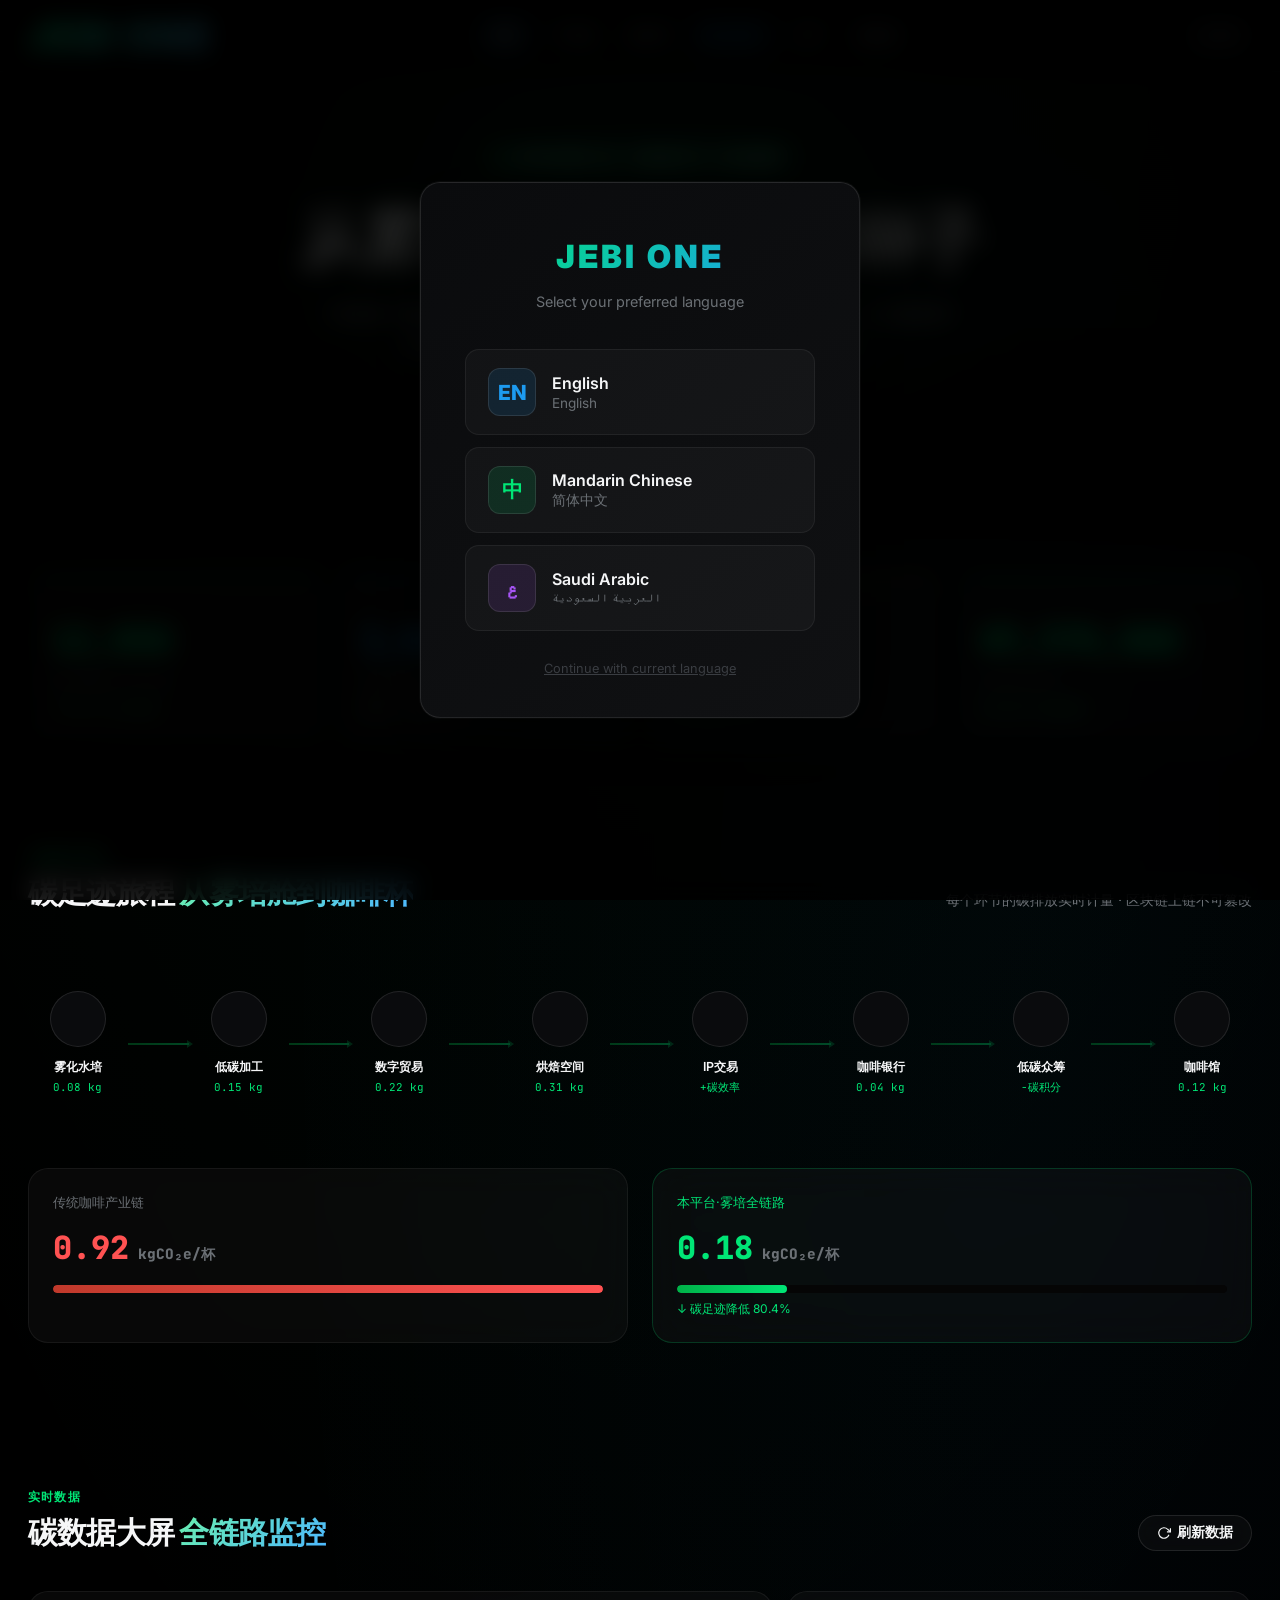
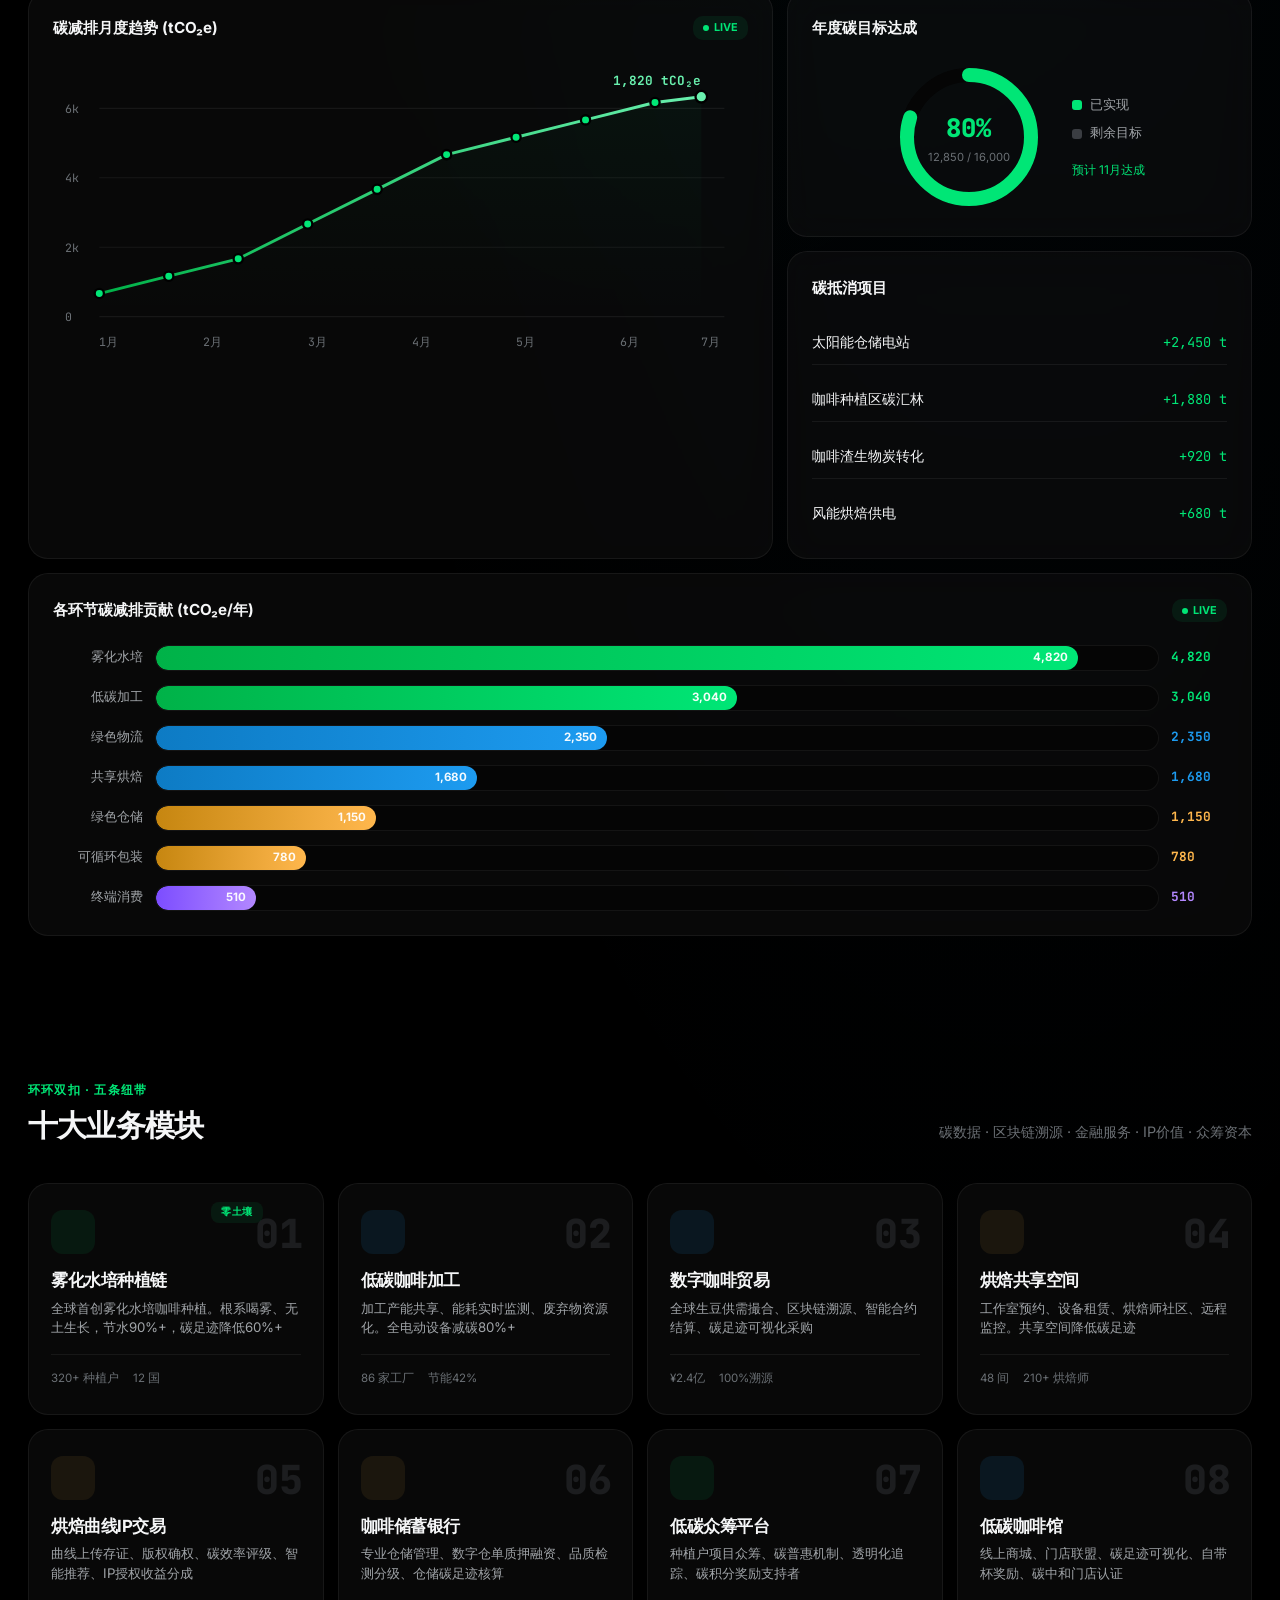
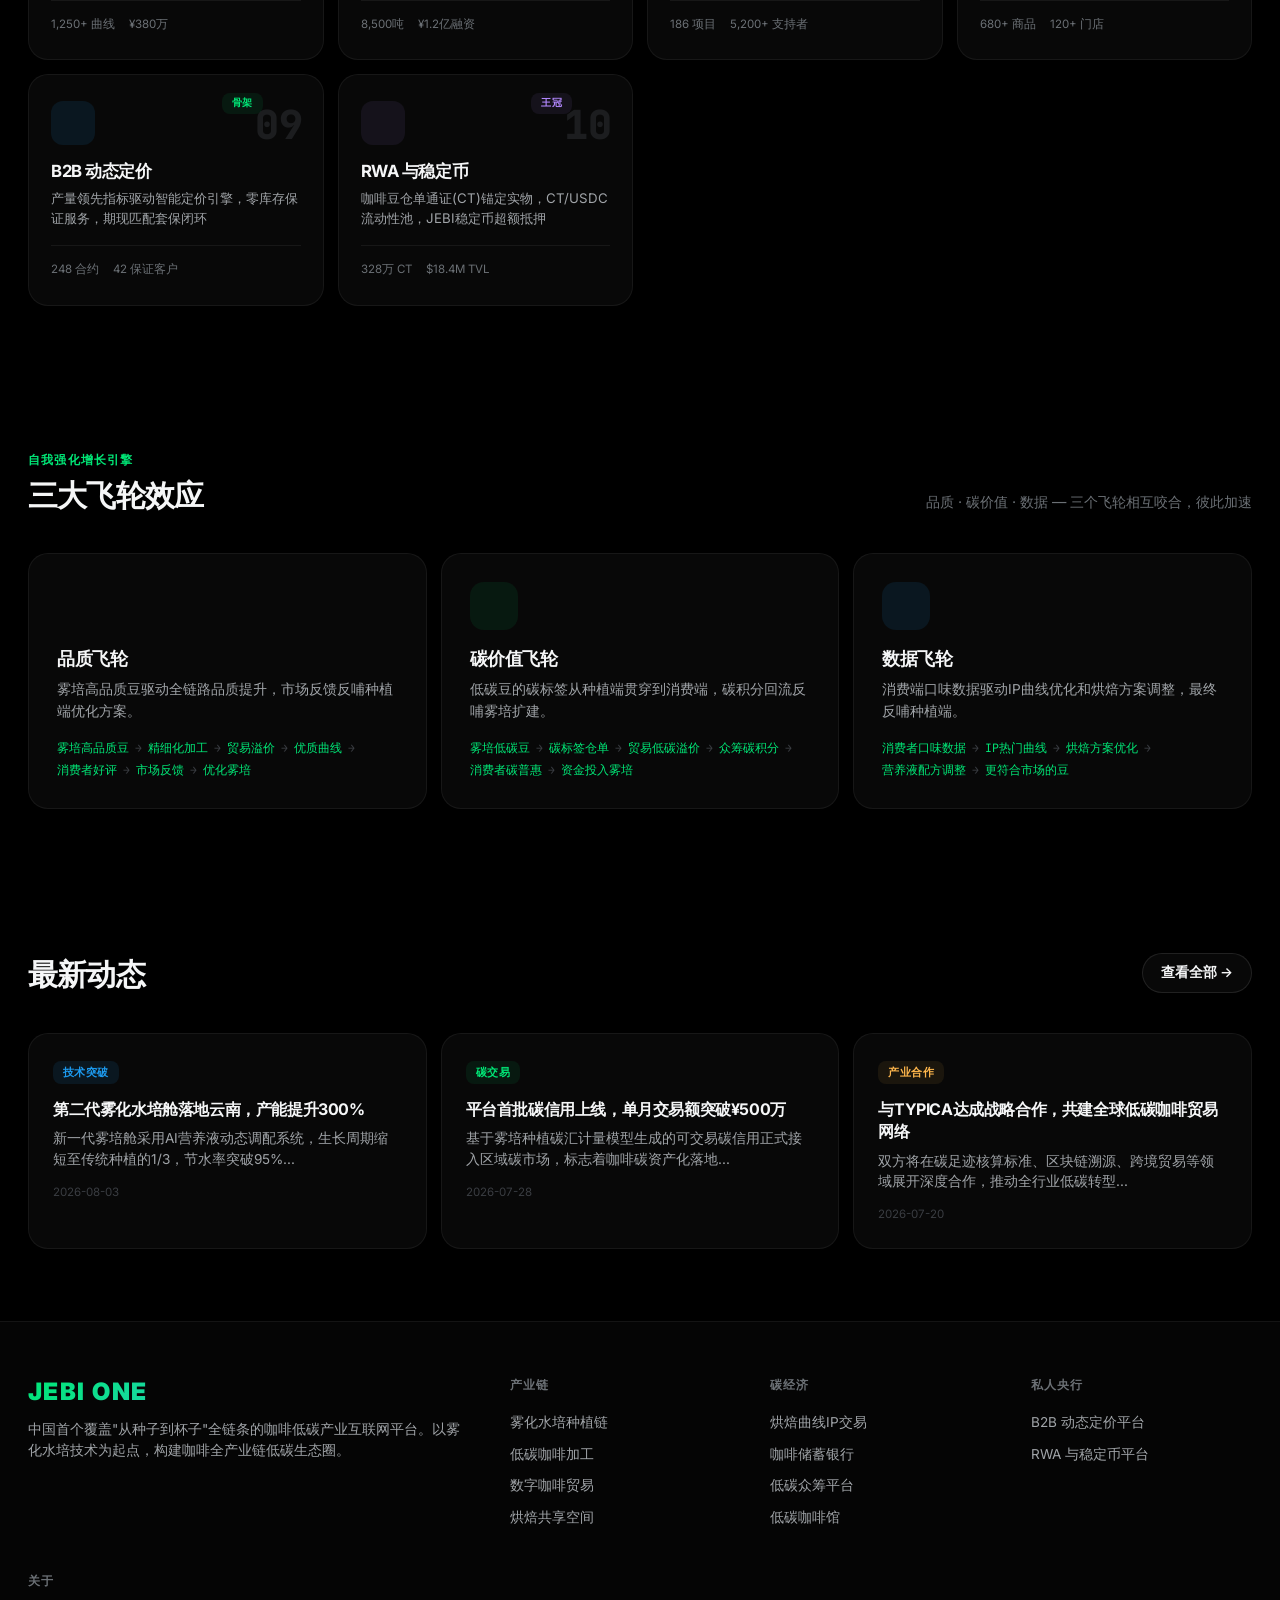
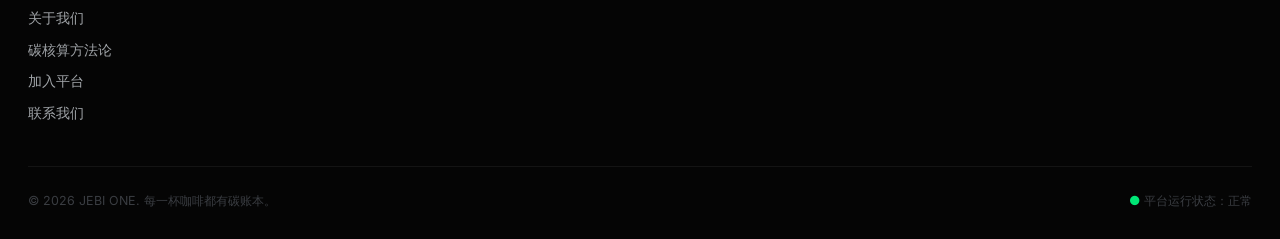
<file: index.html>
<!DOCTYPE html>
<html lang="zh-CN">
  <head>
    <meta charset="UTF-8">
    <meta name="viewport" content="width=device-width, initial-scale=1.0">
    <title>JEBI ONE — 从雾培种子到碳中和杯子</title>
    <link rel="stylesheet" href="css/style.css?v=3">
    <link rel="preconnect" href="https://fonts.googleapis.com">
    <link rel="preconnect" href="https://fonts.gstatic.com" crossorigin>
    <link href="https://fonts.googleapis.com/css2?family=Inter:wght@400;500;600;700;800;900&family=JetBrains+Mono:wght@400;500;600;700;800&display=swap" rel="stylesheet">
    <script src="js/i18n.js?v=7"></script>
    <script>
      // Modal language picker — called from onclick on buttons
      function chooseLang(lang) {
        localStorage.setItem('jebi-lang', lang);
        localStorage.setItem('jebi-visited', '1');
        var m = document.getElementById('langModal');
        if (m) { m.classList.remove('active'); m.style.display = 'none'; }
        window.location.reload();
      }
      // Close nav lang dropdown when clicking outside
      document.addEventListener('click', function() {
        var sw = document.querySelector('.lang-switcher');
        if (sw) sw.classList.remove('open');
      });
    </script>
  </head>
  <body>
    <!-- ========== Language Selection Modal ========== -->
    <div class="lang-modal-overlay" id="langModal">
      <div class="lang-modal">
        <div class="lang-modal-header">
          <div class="lang-modal-logo">JEBI ONE</div>
          <p class="lang-modal-subtitle">Select your preferred language</p>
        </div>
        <div class="lang-modal-options">
          <button type="button" class="lang-modal-option" data-lang="en" onclick="chooseLang('en')">
            <div class="lang-modal-option-flag">EN</div>
            <div class="lang-modal-option-text">
              <span class="lang-modal-option-name">English</span>
              <span class="lang-modal-option-native">English</span>
            </div>
          </button>
          <button type="button" class="lang-modal-option" data-lang="zh" onclick="chooseLang('zh')">
            <div class="lang-modal-option-flag">中</div>
            <div class="lang-modal-option-text">
              <span class="lang-modal-option-name">Mandarin Chinese</span>
              <span class="lang-modal-option-native">简体中文</span>
            </div>
          </button>
          <button type="button" class="lang-modal-option" data-lang="ar" onclick="chooseLang('ar')">
            <div class="lang-modal-option-flag">ع</div>
            <div class="lang-modal-option-text">
              <span class="lang-modal-option-name">Saudi Arabic</span>
              <span class="lang-modal-option-native">العربية السعودية</span>
            </div>
          </button>
        </div>
        <div class="lang-modal-footer">
          <button type="button" class="lang-modal-skip" id="langModalSkip" onclick="chooseLang('zh')">Continue with current language</button>
        </div>
      </div>
    </div>
    <script>
      // Show modal on first visit — buttons use onclick="chooseLang()" in head
      (function() {
        if (!localStorage.getItem('jebi-visited')) {
          var m = document.getElementById('langModal');
          if (m) m.classList.add('active');
        }
      })();
    </script>
    <!-- ========== Navigation ========== -->
    <nav class="nav">
      <div class="nav-inner">
        <a href="index.html" class="nav-logo">
          <span>JEBI ONE</span>
        </a>
        <div class="nav-links">
          <a href="index.html" class="nav-link active" data-i18n="nav.home">首页</a>
          <div class="nav-dropdown">
            <button class="nav-dropdown-trigger" data-i18n="nav.industry_chain_trigger">产业链
              <svg viewBox="0 0 24 24" fill="none" stroke="currentColor" stroke-width="2">
                <polyline points="6 9 12 15 18 9"/>
              </svg>
            </button>
            <div class="nav-dropdown-menu">
              <a href="modules/planting.html" class="nav-dropdown-item" data-i18n="nav.planting"> 种植链 <span class="badge">零土壤</span>
              </a>
              <a href="modules/processing.html" class="nav-dropdown-item" data-i18n="nav.processing"> 低碳加工</a>
              <a href="modules/trade.html" class="nav-dropdown-item" data-i18n="nav.trade"> 数字贸易</a>
              <a href="modules/roasting.html" class="nav-dropdown-item" data-i18n="nav.roasting"> 烘焙空间</a>
            </div>
          </div>
          <div class="nav-dropdown">
            <button class="nav-dropdown-trigger" data-i18n="nav.carbon_economy_trigger">碳经济
              <svg viewBox="0 0 24 24" fill="none" stroke="currentColor" stroke-width="2">
                <polyline points="6 9 12 15 18 9"/>
              </svg>
            </button>
            <div class="nav-dropdown-menu">
              <a href="modules/ip-trading.html" class="nav-dropdown-item" data-i18n="nav.ip_trading"> IP交易中心</a>
              <a href="modules/coffee-bank.html" class="nav-dropdown-item" data-i18n="nav.coffee_bank"> 咖啡银行</a>
              <a href="modules/crowdfunding.html" class="nav-dropdown-item" data-i18n="nav.crowdfunding"> 低碳众筹</a>
              <a href="modules/cafe.html" class="nav-dropdown-item" data-i18n="nav.cafe"> 咖啡馆</a>
            </div>
          </div>
          <div class="nav-dropdown">
            <button class="nav-dropdown-trigger" style="color: var(--accent); background: var(--accent-dim);" data-i18n="nav.private_central_bank_trigger">私人央行
              <svg viewBox="0 0 24 24" fill="none" stroke="currentColor" stroke-width="2">
                <polyline points="6 9 12 15 18 9"/>
              </svg>
            </button>
            <div class="nav-dropdown-menu">
              <a href="modules/b2b-pricing.html" class="nav-dropdown-item" data-i18n="nav.b2b_pricing"> B2B动态定价 <span class="badge">骨架</span>
              </a>
              <a href="modules/rwa-stablecoin.html" class="nav-dropdown-item" data-i18n="nav.rwa_stablecoin"> RWA与稳定币 <span class="badge">王冠</span>
              </a>
            </div>
          </div>
          <div class="nav-dropdown">
            <button class="nav-dropdown-trigger" data-i18n="nav.about_trigger">
              关于
              <svg viewBox="0 0 24 24" fill="none" stroke="currentColor" stroke-width="2">
                <polyline points="6 9 12 15 18 9"/>
              </svg>
            </button>
            <div class="nav-dropdown-menu">
              <a href="modules/about.html" class="nav-dropdown-item" data-i18n="nav.about_us"> 关于我们</a>
              <a href="modules/methodology.html" class="nav-dropdown-item" data-i18n="nav.methodology"> 碳核算方法论</a>
              <a href="modules/join-platform.html" class="nav-dropdown-item" data-i18n="nav.join_platform"> 加入平台</a>
              <a href="modules/contact.html" class="nav-dropdown-item" data-i18n="nav.contact"> 联系我们</a>
            </div>
          </div>
          <a href="#dashboard" class="nav-link" data-i18n="nav.carbon_data">碳数据</a>
        </div>
          <div class="lang-switcher">
            <button type="button" class="lang-switcher-btn" onclick="this.parentElement.classList.toggle('open');event.stopPropagation()">
              <svg width="16" height="16" viewBox="0 0 24 24" fill="none" stroke="currentColor" stroke-width="2">
                <circle cx="12" cy="12" r="10"/>
                <path d="M2 12h20M12 2a15.3 15.3 0 0 1 4 10 15.3 15.3 0 0 1-4 10 15.3 15.3 0 0 1-4-10 15.3 15.3 0 0 1 4-10z"/>
              </svg>
              <span class="lang-current">ZH</span>
            </button>
            <div class="lang-switcher-menu">
              <div class="lang-option active" data-lang="zh" onclick="JEBI_I18N.setLang('zh');this.parentElement.parentElement.classList.remove('open')">中文</div>
              <div class="lang-option" data-lang="en" onclick="JEBI_I18N.setLang('en');this.parentElement.parentElement.classList.remove('open')">English</div>
              <div class="lang-option" data-lang="ar" onclick="JEBI_I18N.setLang('ar');this.parentElement.parentElement.classList.remove('open')">العربية</div>
            </div>
          </div>
      </div>
    </nav>
    <!-- ========== Hero ========== -->
    <section class="hero">
      <div class="container">
        <div class="hero-badge">
          <span class="hero-badge-dot">
          </span>
          全球首创雾化水培 · 全链路碳中和 · 区块链溯源
        </div>
        <h1 data-i18n="hero.title_full">从雾培种子到碳中和杯子</h1>
        <p class="hero-sub" data-i18n="hero.sub_cn">
          中国首个覆盖"从种子到杯子"全链条的咖啡低碳产业互联网平台。
          八大模块环环双扣，三大飞轮自我强化——每一杯咖啡都有碳账本。
        </p>
        <div class="hero-cta">
          <a href="#modules" class="btn btn-primary btn-lg" data-i18n="hero.cta_explore">探索十大模块</a>
          <a href="#dashboard" class="btn btn-outline btn-lg" data-i18n="hero.cta_dashboard">碳数据大屏</a>
        </div>
      </div>
    </section>
    <!-- ========== KPI Row ========== -->
    <section class="container">
      <div class="kpi-row">
        <div class="kpi animate-in d1" style="--kpi-color: var(--green);">
          <div class="kpi-icon">
          </div>
          <div class="kpi-val" data-count="12850" data-suffix="">12,850</div>
          <div class="kpi-label">累计碳减排 (tCO₂e)</div>
          <div class="kpi-trend up">↑ 23% vs 上年同期</div>
        </div>
        <div class="kpi animate-in d2" style="--kpi-color: var(--accent);">
          <div class="kpi-icon">
          </div>
          <div class="kpi-val" data-count="3847">3,847</div>
          <div class="kpi-label">平台注册用户</div>
          <div class="kpi-trend neutral">覆盖 32 个国家/地区</div>
        </div>
        <div class="kpi animate-in d3" style="--kpi-color: var(--amber);">
          <div class="kpi-icon">
          </div>
          <div class="kpi-val" data-count="12680">12,680</div>
          <div class="kpi-label">已交易咖啡豆 (吨)</div>
          <div class="kpi-trend up">区块链溯源 100%</div>
        </div>
        <div class="kpi animate-in d4" style="--kpi-color: var(--green);">
          <div class="kpi-icon">
          </div>
          <div class="kpi-val" data-count="9570000" data-prefix="¥" data-suffix="">¥9,570,000</div>
          <div class="kpi-label">众筹累计金额</div>
          <div class="kpi-trend up">支持 186 个低碳项目</div>
        </div>
      </div>
    </section>
    <!-- ========== Carbon Journey (SVG pipeline) ========== -->
    <section class="section">
      <div class="container">
        <div class="section-head">
          <div>
            <div class="section-eyebrow">全链路可视化</div>
            <h2>碳足迹旅程 <span class="gradient-text">从雾培舱到咖啡杯</span>
            </h2>
          </div>
          <p class="sub">每个环节的碳排放实时计量 · 区块链上链不可篡改</p>
        </div>
        <div class="journey">
          <div class="journey-track">
            <a href="modules/planting.html" class="journey-node">
              <div class="journey-node-orb">
              </div>
              <div class="journey-node-label">雾化水培</div>
              <div class="journey-node-carbon">0.08 kg</div>
            </a>
            <div class="journey-line">
            </div>
            <a href="modules/processing.html" class="journey-node">
              <div class="journey-node-orb">
              </div>
              <div class="journey-node-label">低碳加工</div>
              <div class="journey-node-carbon">0.15 kg</div>
            </a>
            <div class="journey-line">
            </div>
            <a href="modules/trade.html" class="journey-node">
              <div class="journey-node-orb">
              </div>
              <div class="journey-node-label">数字贸易</div>
              <div class="journey-node-carbon">0.22 kg</div>
            </a>
            <div class="journey-line">
            </div>
            <a href="modules/roasting.html" class="journey-node">
              <div class="journey-node-orb">
              </div>
              <div class="journey-node-label">烘焙空间</div>
              <div class="journey-node-carbon">0.31 kg</div>
            </a>
            <div class="journey-line">
            </div>
            <a href="modules/ip-trading.html" class="journey-node">
              <div class="journey-node-orb">
              </div>
              <div class="journey-node-label">IP交易</div>
              <div class="journey-node-carbon">+碳效率</div>
            </a>
            <div class="journey-line">
            </div>
            <a href="modules/coffee-bank.html" class="journey-node">
              <div class="journey-node-orb">
              </div>
              <div class="journey-node-label">咖啡银行</div>
              <div class="journey-node-carbon">0.04 kg</div>
            </a>
            <div class="journey-line">
            </div>
            <a href="modules/crowdfunding.html" class="journey-node">
              <div class="journey-node-orb">
              </div>
              <div class="journey-node-label">低碳众筹</div>
              <div class="journey-node-carbon">-碳积分</div>
            </a>
            <div class="journey-line">
            </div>
            <a href="modules/cafe.html" class="journey-node">
              <div class="journey-node-orb">
              </div>
              <div class="journey-node-label">咖啡馆</div>
              <div class="journey-node-carbon">0.12 kg</div>
            </a>
          </div>
        </div>
        <!-- Carbon footprint comparison bar -->
        <div style="margin-top: 32px; display: flex; gap: 24px; align-items: stretch; flex-wrap: wrap;">
          <div class="glass" style="flex: 1; padding: 24px; min-width: 280px;">
            <div style="font-size: 0.8rem; color: var(--text-3); margin-bottom: 8px;">传统咖啡产业链</div>
            <div style="font-size: 2rem; font-weight: 900; font-family: var(--font-mono); color: var(--red);">0.92<span style="font-size: 0.9rem; color: var(--text-3);"> kgCO₂e/杯</span>
            </div>
            <div style="margin-top: 12px; height: 8px; background: var(--bg-1); border-radius: 4px; overflow: hidden;">
              <div style="height: 100%; width: 100%; background: linear-gradient(90deg, #c0392b, var(--red)); border-radius: 4px;">
              </div>
            </div>
          </div>
          <div class="glass" style="flex: 1; padding: 24px; min-width: 280px; border-color: rgba(0, 230, 118, 0.2);">
            <div style="font-size: 0.8rem; color: var(--green); margin-bottom: 8px;">本平台·雾培全链路</div>
            <div style="font-size: 2rem; font-weight: 900; font-family: var(--font-mono); color: var(--green);">0.18<span style="font-size: 0.9rem; color: var(--text-3);"> kgCO₂e/杯</span>
            </div>
            <div style="margin-top: 12px; height: 8px; background: var(--bg-1); border-radius: 4px; overflow: hidden;">
              <div style="height: 100%; width: 20%; background: linear-gradient(90deg, var(--green-lo), var(--green)); border-radius: 4px;">
              </div>
            </div>
            <div style="font-size: 0.75rem; color: var(--green); margin-top: 6px;">↓ 碳足迹降低 80.4%</div>
          </div>
        </div>
      </div>
    </section>
    <!-- ========== Carbon Dashboard ========== -->
    <section class="section" id="dashboard">
      <div class="container">
        <div class="section-head">
          <div>
            <div class="section-eyebrow">实时数据</div>
            <h2>碳数据大屏 <span class="gradient-text">全链路监控</span>
            </h2>
          </div>
          <button class="btn btn-outline btn-sm" data-refresh style="gap: 6px;">
            <svg width="14" height="14" viewBox="0 0 24 24" fill="none" stroke="currentColor" stroke-width="2">
              <polyline points="23 4 23 10 17 10"/>
              <path d="M20.49 15a9 9 0 1 1-2.12-9.36L23 10"/>
            </svg>
            刷新数据
          </button>
        </div>
        <div class="dash-panel">
          <!-- Left: Area Chart -->
          <div class="panel animate-in d1">
            <div class="panel-head">
              <span class="panel-title">碳减排月度趋势 (tCO₂e)</span>
              <span class="panel-badge live">LIVE</span>
            </div>
            <svg class="area-chart" viewBox="0 0 600 280" preserveAspectRatio="none">
              <!-- Grid -->
              <g class="grid">
                <line x1="40" y1="40" x2="580" y2="40"/>
                <line x1="40" y1="100" x2="580" y2="100"/>
                <line x1="40" y1="160" x2="580" y2="160"/>
                <line x1="40" y1="220" x2="580" y2="220"/>
              </g>
              <!-- Y axis labels -->
              <g class="axis">
                <text x="10" y="44">6k</text>
                <text x="10" y="104">4k</text>
                <text x="10" y="164">2k</text>
                <text x="10" y="224">0</text>
              </g>
              <!-- X axis labels -->
              <g class="axis">
                <text x="40" y="245">1月</text>
                <text x="130" y="245">2月</text>
                <text x="220" y="245">3月</text>
                <text x="310" y="245">4月</text>
                <text x="400" y="245">5月</text>
                <text x="490" y="245">6月</text>
                <text x="560" y="245">7月</text>
              </g>
              <!-- Area fill -->
              <path class="area-fill" fill="url(#grad-green)" d="M 40 200 L 100 185 L 160 170 L 220 140 L 280 110 L 340 80 L 400 65 L 460 50 L 520 35 L 560 30 L 560 220 L 40 220 Z"/>
              <!-- Line -->
              <path class="line-stroke" stroke="url(#grad-line)" data-animate-path d="M 40 200 L 100 185 L 160 170 L 220 140 L 280 110 L 340 80 L 400 65 L 460 50 L 520 35 L 560 30"/>
              <!-- Data points -->
              <g fill="var(--green)" stroke="var(--bg-0)" stroke-width="2">
                <circle cx="40" cy="200" r="4"/>
                <circle cx="100" cy="185" r="4"/>
                <circle cx="160" cy="170" r="4"/>
                <circle cx="220" cy="140" r="4"/>
                <circle cx="280" cy="110" r="4"/>
                <circle cx="340" cy="80" r="4"/>
                <circle cx="400" cy="65" r="4"/>
                <circle cx="460" cy="50" r="4"/>
                <circle cx="520" cy="35" r="4"/>
                <circle cx="560" cy="30" r="5" fill="var(--green-hi)"/>
              </g>
              <!-- Highlight last point -->
              <text x="560" y="20" text-anchor="end" fill="var(--green-hi)" font-size="11" font-family="var(--font-mono)" font-weight="700">1,820 tCO₂e</text>
              <!-- Gradients -->
              <defs>
                <linearGradient id="grad-green" x1="0" y1="0" x2="0" y2="1">
                  <stop offset="0%" stop-color="#00e676" stop-opacity="0.25"/>
                  <stop offset="100%" stop-color="#00e676" stop-opacity="0"/>
                </linearGradient>
                <linearGradient id="grad-line" x1="0" y1="0" x2="1" y2="0">
                  <stop offset="0%" stop-color="#00b248"/>
                  <stop offset="100%" stop-color="#69f0ae"/>
                </linearGradient>
              </defs>
            </svg>
          </div>
          <!-- Right: Donut + Offset Projects -->
          <div class="dash-panel-right">
            <!-- Donut Chart -->
            <div class="panel animate-in d2">
              <div class="panel-head">
                <span class="panel-title">年度碳目标达成</span>
              </div>
              <div class="donut-wrap">
                <div class="donut">
                  <svg width="150" height="150" viewBox="0 0 150 150">
                    <circle cx="75" cy="75" r="62" fill="none" stroke="var(--bg-1)" stroke-width="14"/>
                    <circle cx="75" cy="75" r="62" fill="none" stroke="var(--green)" stroke-width="14"
                    stroke-dasharray="389.6" stroke-dashoffset="77.9" stroke-linecap="round"/>
                  </svg>
                  <div class="donut-center">
                    <div class="donut-val" style="color: var(--green);">80%</div>
                    <div class="donut-label">12,850 / 16,000</div>
                  </div>
                </div>
                <div class="donut-legend">
                  <div class="donut-legend-item">
                    <span class="donut-legend-dot" style="background: var(--green);">
                    </span>
                    <span>已实现</span>
                  </div>
                  <div class="donut-legend-item">
                    <span class="donut-legend-dot" style="background: var(--text-4);">
                    </span>
                    <span>剩余目标</span>
                  </div>
                  <div style="margin-top: 8px; font-size: 0.75rem; color: var(--green);">预计 11月达成</div>
                </div>
              </div>
            </div>
            <!-- Carbon Offset Projects -->
            <div class="panel animate-in d3" style="flex: 1;">
              <div class="panel-head">
                <span class="panel-title">碳抵消项目</span>
              </div>
              <div style="display: flex; flex-direction: column; gap: 14px;">
                <div style="display: flex; justify-content: space-between; align-items: center; padding: 10px 0; border-bottom: 1px solid var(--border-1);">
                  <span style="font-size: 0.85rem;"> 太阳能仓储电站</span>
                  <span class="mono" style="font-size: 0.85rem; color: var(--green);">+2,450 t</span>
                </div>
                <div style="display: flex; justify-content: space-between; align-items: center; padding: 10px 0; border-bottom: 1px solid var(--border-1);">
                  <span style="font-size: 0.85rem;"> 咖啡种植区碳汇林</span>
                  <span class="mono" style="font-size: 0.85rem; color: var(--green);">+1,880 t</span>
                </div>
                <div style="display: flex; justify-content: space-between; align-items: center; padding: 10px 0; border-bottom: 1px solid var(--border-1);">
                  <span style="font-size: 0.85rem;"> 咖啡渣生物炭转化</span>
                  <span class="mono" style="font-size: 0.85rem; color: var(--green);">+920 t</span>
                </div>
                <div style="display: flex; justify-content: space-between; align-items: center; padding: 10px 0;">
                  <span style="font-size: 0.85rem;"> 风能烘焙供电</span>
                  <span class="mono" style="font-size: 0.85rem; color: var(--green);">+680 t</span>
                </div>
              </div>
            </div>
          </div>
        </div>
        <!-- Bar chart: Carbon reduction by module -->
        <div class="panel animate-in d4" style="margin-top: 14px;">
          <div class="panel-head">
            <span class="panel-title">各环节碳减排贡献 (tCO₂e/年)</span>
            <span class="panel-badge live">LIVE</span>
          </div>
          <div class="hbar-list">
            <div class="hbar-row">
              <span class="hbar-label">雾化水培</span>
              <div class="hbar-track">
                <div class="hbar-fill green" style="width: 92%;">4,820</div>
              </div>
              <span class="hbar-val" style="color: var(--green);">4,820</span>
            </div>
            <div class="hbar-row">
              <span class="hbar-label">低碳加工</span>
              <div class="hbar-track">
                <div class="hbar-fill green" style="width: 58%;">3,040</div>
              </div>
              <span class="hbar-val" style="color: var(--green);">3,040</span>
            </div>
            <div class="hbar-row">
              <span class="hbar-label">绿色物流</span>
              <div class="hbar-track">
                <div class="hbar-fill blue" style="width: 45%;">2,350</div>
              </div>
              <span class="hbar-val" style="color: var(--accent);">2,350</span>
            </div>
            <div class="hbar-row">
              <span class="hbar-label">共享烘焙</span>
              <div class="hbar-track">
                <div class="hbar-fill blue" style="width: 32%;">1,680</div>
              </div>
              <span class="hbar-val" style="color: var(--accent);">1,680</span>
            </div>
            <div class="hbar-row">
              <span class="hbar-label">绿色仓储</span>
              <div class="hbar-track">
                <div class="hbar-fill amber" style="width: 22%;">1,150</div>
              </div>
              <span class="hbar-val" style="color: var(--amber);">1,150</span>
            </div>
            <div class="hbar-row">
              <span class="hbar-label">可循环包装</span>
              <div class="hbar-track">
                <div class="hbar-fill amber" style="width: 15%;">780</div>
              </div>
              <span class="hbar-val" style="color: var(--amber);">780</span>
            </div>
            <div class="hbar-row">
              <span class="hbar-label">终端消费</span>
              <div class="hbar-track">
                <div class="hbar-fill purple" style="width: 10%;">510</div>
              </div>
              <span class="hbar-val" style="color: var(--purple);">510</span>
            </div>
          </div>
        </div>
      </div>
    </section>
    <!-- ========== 8 Module Cards ========== -->
    <section class="section" id="modules">
      <div class="container">
        <div class="section-head">
          <div>
            <div class="section-eyebrow">环环双扣 · 五条纽带</div>
            <h2>十大业务模块</h2>
          </div>
          <p class="sub">碳数据 · 区块链溯源 · 金融服务 · IP价值 · 众筹资本</p>
        </div>
        <div class="module-grid">
          <a href="modules/planting.html" class="module-card animate-in d1" style="--mc-color: var(--green);">
            <span class="module-card-num">01</span>
            <span class="module-card-tag">零土壤</span>
            <div class="module-card-icon green">
            </div>
            <h3>雾化水培种植链</h3>
            <p>全球首创雾化水培咖啡种植。根系喝雾、无土生长，节水90%+，碳足迹降低60%+</p>
            <div class="module-card-meta">
              <span> 320+ 种植户</span>
              <span> 12 国</span>
            </div>
          </a>
          <a href="modules/processing.html" class="module-card animate-in d2" style="--mc-color: var(--accent);">
            <span class="module-card-num">02</span>
            <div class="module-card-icon blue">
            </div>
            <h3>低碳咖啡加工</h3>
            <p>加工产能共享、能耗实时监测、废弃物资源化。全电动设备减碳80%+</p>
            <div class="module-card-meta">
              <span> 86 家工厂</span>
              <span> 节能42%</span>
            </div>
          </a>
          <a href="modules/trade.html" class="module-card animate-in d3" style="--mc-color: var(--accent);">
            <span class="module-card-num">03</span>
            <div class="module-card-icon blue">
            </div>
            <h3>数字咖啡贸易</h3>
            <p>全球生豆供需撮合、区块链溯源、智能合约结算、碳足迹可视化采购</p>
            <div class="module-card-meta">
              <span> ¥2.4亿</span>
              <span> 100%溯源</span>
            </div>
          </a>
          <a href="modules/roasting.html" class="module-card animate-in d4" style="--mc-color: var(--amber);">
            <span class="module-card-num">04</span>
            <div class="module-card-icon amber">
            </div>
            <h3>烘焙共享空间</h3>
            <p>工作室预约、设备租赁、烘焙师社区、远程监控。共享空间降低碳足迹</p>
            <div class="module-card-meta">
              <span> 48 间</span>
              <span> 210+ 烘焙师</span>
            </div>
          </a>
          <a href="modules/ip-trading.html" class="module-card animate-in d5" style="--mc-color: var(--amber);">
            <span class="module-card-num">05</span>
            <div class="module-card-icon amber">
            </div>
            <h3>烘焙曲线IP交易</h3>
            <p>曲线上传存证、版权确权、碳效率评级、智能推荐、IP授权收益分成</p>
            <div class="module-card-meta">
              <span> 1,250+ 曲线</span>
              <span> ¥380万</span>
            </div>
          </a>
          <a href="modules/coffee-bank.html" class="module-card animate-in d6" style="--mc-color: var(--amber);">
            <span class="module-card-num">06</span>
            <div class="module-card-icon amber">
            </div>
            <h3>咖啡储蓄银行</h3>
            <p>专业仓储管理、数字仓单质押融资、品质检测分级、仓储碳足迹核算</p>
            <div class="module-card-meta">
              <span> 8,500吨</span>
              <span> ¥1.2亿融资</span>
            </div>
          </a>
          <a href="modules/crowdfunding.html" class="module-card animate-in d7" style="--mc-color: var(--green);">
            <span class="module-card-num">07</span>
            <div class="module-card-icon green">
            </div>
            <h3>低碳众筹平台</h3>
            <p>种植户项目众筹、碳普惠机制、透明化追踪、碳积分奖励支持者</p>
            <div class="module-card-meta">
              <span> 186 项目</span>
              <span> 5,200+ 支持者</span>
            </div>
          </a>
          <a href="modules/cafe.html" class="module-card animate-in d8" style="--mc-color: var(--accent);">
            <span class="module-card-num">08</span>
            <div class="module-card-icon blue">
            </div>
            <h3>低碳咖啡馆</h3>
            <p>线上商城、门店联盟、碳足迹可视化、自带杯奖励、碳中和门店认证</p>
            <div class="module-card-meta">
              <span> 680+ 商品</span>
              <span> 120+ 门店</span>
            </div>
          </a>
          <a href="modules/b2b-pricing.html" class="module-card animate-in d1" style="--mc-color: var(--accent);">
            <span class="module-card-num">09</span>
            <span class="module-card-tag">骨架</span>
            <div class="module-card-icon blue">
            </div>
            <h3>B2B 动态定价</h3>
            <p>产量领先指标驱动智能定价引擎，零库存保证服务，期现匹配套保闭环</p>
            <div class="module-card-meta">
              <span> 248 合约</span>
              <span> 42 保证客户</span>
            </div>
          </a>
          <a href="modules/rwa-stablecoin.html" class="module-card animate-in d2" style="--mc-color: var(--purple);">
            <span class="module-card-num">10</span>
            <span class="module-card-tag" style="color: var(--purple); background: var(--purple-dim);">王冠</span>
            <div class="module-card-icon" style="background: var(--purple-dim);">
            </div>
            <h3>RWA 与稳定币</h3>
            <p>咖啡豆仓单通证(CT)锚定实物，CT/USDC流动性池，JEBI稳定币超额抵押</p>
            <div class="module-card-meta">
              <span> 328万 CT</span>
              <span> $18.4M TVL</span>
            </div>
          </a>
        </div>
      </div>
    </section>
    <!-- ========== Three Flywheels ========== -->
    <section class="section">
      <div class="container">
        <div class="section-head">
          <div>
            <div class="section-eyebrow">自我强化增长引擎</div>
            <h2>三大飞轮效应</h2>
          </div>
          <p class="sub">品质 · 碳价值 · 数据 — 三个飞轮相互咬合，彼此加速</p>
        </div>
        <div class="flywheel-grid">
          <div class="flywheel-card animate-in d1">
            <div class="flywheel-card-icon green">
            </div>
            <h4>品质飞轮</h4>
            <p>雾培高品质豆驱动全链路品质提升，市场反馈反哺种植端优化方案。</p>
            <div class="flywheel-chain">
              <span>雾培高品质豆</span>
              <em>→</em>
              <span>精细化加工</span>
              <em>→</em>
              <span>贸易溢价</span>
              <em>→</em>
              <span>优质曲线</span>
              <em>→</em>
              <span>消费者好评</span>
              <em>→</em>
              <span>市场反馈</span>
              <em>→</em>
              <span>优化雾培</span>
            </div>
          </div>
          <div class="flywheel-card animate-in d2">
            <div class="flywheel-card-icon" style="background: var(--green-dim);">
            </div>
            <h4>碳价值飞轮</h4>
            <p>低碳豆的碳标签从种植端贯穿到消费端，碳积分回流反哺雾培扩建。</p>
            <div class="flywheel-chain">
              <span>雾培低碳豆</span>
              <em>→</em>
              <span>碳标签仓单</span>
              <em>→</em>
              <span>贸易低碳溢价</span>
              <em>→</em>
              <span>众筹碳积分</span>
              <em>→</em>
              <span>消费者碳普惠</span>
              <em>→</em>
              <span>资金投入雾培</span>
            </div>
          </div>
          <div class="flywheel-card animate-in d3">
            <div class="flywheel-card-icon" style="background: var(--accent-dim);">
            </div>
            <h4>数据飞轮</h4>
            <p>消费端口味数据驱动IP曲线优化和烘焙方案调整，最终反哺种植端。</p>
            <div class="flywheel-chain">
              <span>消费者口味数据</span>
              <em>→</em>
              <span>IP热门曲线</span>
              <em>→</em>
              <span>烘焙方案优化</span>
              <em>→</em>
              <span>营养液配方调整</span>
              <em>→</em>
              <span>更符合市场的豆</span>
            </div>
          </div>
        </div>
      </div>
    </section>
    <!-- ========== News ========== -->
    <section class="section">
      <div class="container">
        <div class="section-head">
          <h2>最新动态</h2>
          <a href="#" class="btn btn-outline btn-sm">查看全部 →</a>
        </div>
        <div class="news-grid">
          <a href="#" class="news-card animate-in d1">
            <span class="news-card-tag tech">技术突破</span>
            <h4>第二代雾化水培舱落地云南，产能提升300%</h4>
            <p>新一代雾培舱采用AI营养液动态调配系统，生长周期缩短至传统种植的1/3，节水率突破95%...</p>
            <div class="news-card-date">2026-08-03</div>
          </a>
          <a href="#" class="news-card animate-in d2">
            <span class="news-card-tag carbon">碳交易</span>
            <h4>平台首批碳信用上线，单月交易额突破¥500万</h4>
            <p>基于雾培种植碳汇计量模型生成的可交易碳信用正式接入区域碳市场，标志着咖啡碳资产化落地...</p>
            <div class="news-card-date">2026-07-28</div>
          </a>
          <a href="#" class="news-card animate-in d3">
            <span class="news-card-tag biz">产业合作</span>
            <h4>与TYPICA达成战略合作，共建全球低碳咖啡贸易网络</h4>
            <p>双方将在碳足迹核算标准、区块链溯源、跨境贸易等领域展开深度合作，推动全行业低碳转型...</p>
            <div class="news-card-date">2026-07-20</div>
          </a>
        </div>
      </div>
    </section>
    <!-- ========== Footer ========== -->
    <footer class="footer">
      <div class="container">
        <div class="footer-grid">
          <div class="footer-brand">
            <h3> JEBI ONE</h3>
            <p>中国首个覆盖"从种子到杯子"全链条的咖啡低碳产业互联网平台。以雾化水培技术为起点，构建咖啡全产业链低碳生态圈。</p>
          </div>
          <div class="footer-col">
            <h4>产业链</h4>
            <a href="modules/planting.html">雾化水培种植链</a>
            <a href="modules/processing.html">低碳咖啡加工</a>
            <a href="modules/trade.html">数字咖啡贸易</a>
            <a href="modules/roasting.html">烘焙共享空间</a>
          </div>
          <div class="footer-col">
            <h4>碳经济</h4>
            <a href="modules/ip-trading.html">烘焙曲线IP交易</a>
            <a href="modules/coffee-bank.html">咖啡储蓄银行</a>
            <a href="modules/crowdfunding.html">低碳众筹平台</a>
            <a href="modules/cafe.html">低碳咖啡馆</a>
          </div>
          <div class="footer-col">
            <h4>私人央行</h4>
            <a href="modules/b2b-pricing.html">B2B 动态定价平台</a>
            <a href="modules/rwa-stablecoin.html">RWA 与稳定币平台</a>
          </div>
          <div class="footer-col">
            <h4>关于</h4>
            <a href="modules/about.html">关于我们</a>
            <a href="modules/methodology.html">碳核算方法论</a>
            <a href="modules/join-platform.html">加入平台</a>
            <a href="modules/contact.html">联系我们</a>
          </div>
        </div>
        <div class="footer-bottom">
          <p>&copy; 2026 JEBI ONE. <span data-i18n="footer.copyright">每一杯咖啡都有碳账本。</span></p>
          <p style="display: flex; align-items: center; gap: 4px;">
            <span style="color: var(--green);">●</span> <span data-i18n="footer.status">平台运行状态：正常</span></p>
          </div>
        </div>
      </footer>
      <script src="js/main.js?v=7"></script>
    </body>
  </html>
</file>
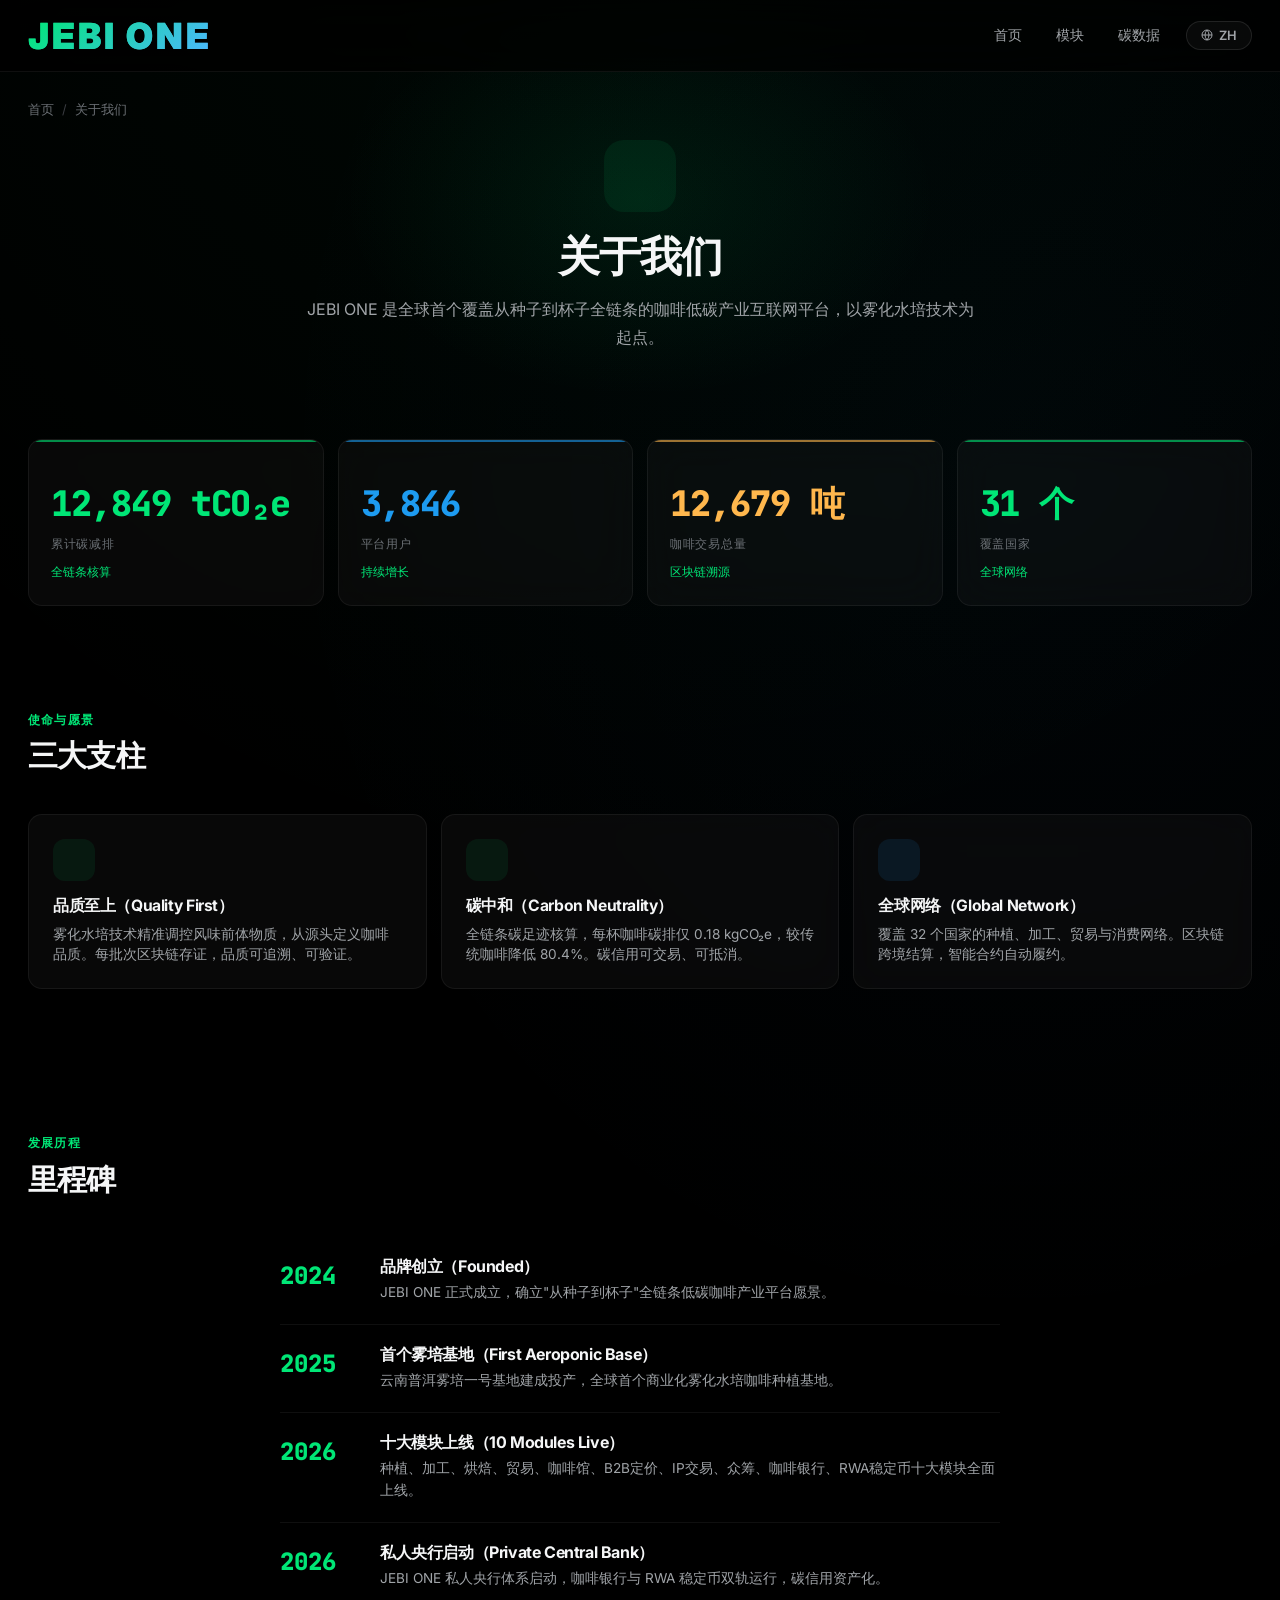
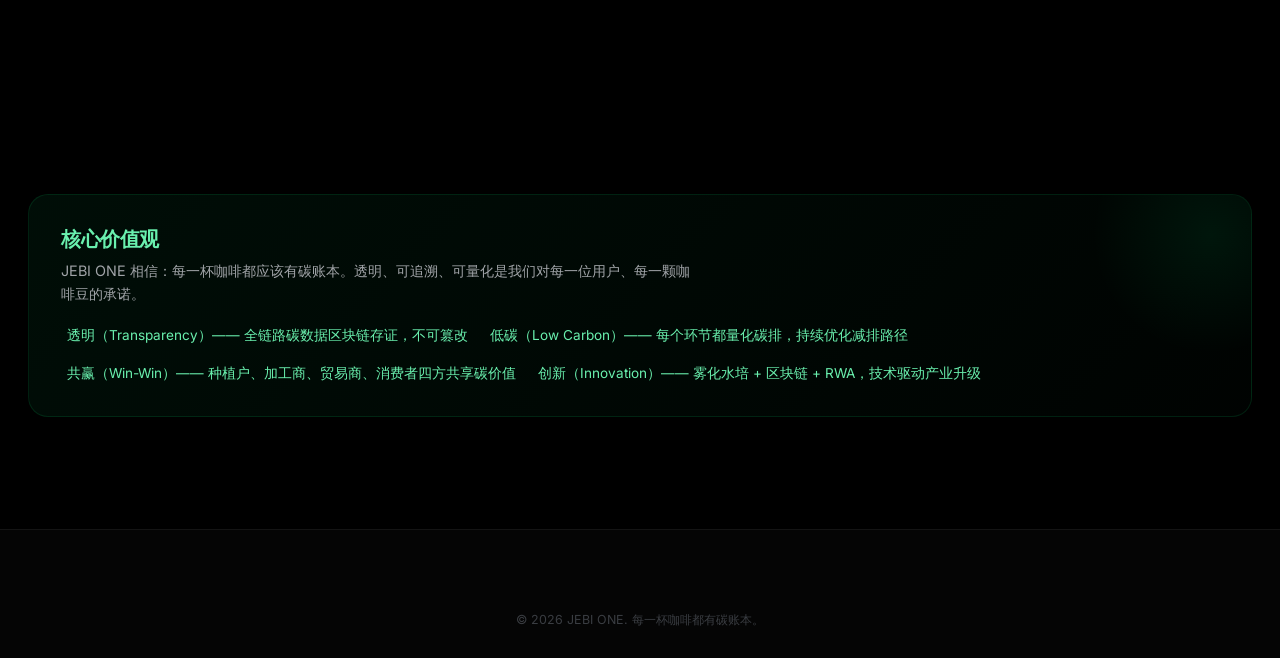
<file: modules/about.html>
<!DOCTYPE html>
<html lang="zh-CN">
  <head>
    <meta charset="UTF-8">
    <meta name="viewport" content="width=device-width, initial-scale=1.0">
    <title>关于我们 — JEBI ONE</title>
    <link rel="stylesheet" href="../css/style.css?v=3">
    <link href="https://fonts.googleapis.com/css2?family=Inter:wght@400;500;600;700;800;900&family=JetBrains+Mono:wght@400;500;600;700;800&display=swap" rel="stylesheet">
  
    <script src="../js/i18n.js?v=7"></script>
  
    <script>document.addEventListener('click',function(){var s=document.querySelector('.lang-switcher');if(s)s.classList.remove('open')})</script>
  </head>
  <body>
    <nav class="nav">
      <div class="nav-inner">
        <a href="../index.html" class="nav-logo">
          <span>JEBI ONE</span>
        </a>
        <div class="nav-links">
          <a href="../index.html" class="nav-link" data-i18n="nav.home">首页</a>
          <a href="../index.html#modules" class="nav-link" data-i18n="nav.modules">模块</a>
          <a href="../index.html#dashboard" class="nav-link" data-i18n="nav.carbon">碳数据</a>
          <div class="lang-switcher">
            <button type="button" class="lang-switcher-btn" onclick="this.parentElement.classList.toggle('open');event.stopPropagation()">
              <svg width="16" height="16" viewBox="0 0 24 24" fill="none" stroke="currentColor" stroke-width="2">
                <circle cx="12" cy="12" r="10"/>
                <path d="M2 12h20M12 2a15.3 15.3 0 0 1 4 10 15.3 15.3 0 0 1-4 10 15.3 15.3 0 0 1-4-10 15.3 15.3 0 0 1 4-10z"/>
              </svg>
              <span class="lang-current">ZH</span>
            </button>
            <div class="lang-switcher-menu">
              <div class="lang-option active" data-lang="zh" onclick="JEBI_I18N.setLang('zh');this.parentElement.parentElement.classList.remove('open')">中文</div>
              <div class="lang-option" data-lang="en" onclick="JEBI_I18N.setLang('en');this.parentElement.parentElement.classList.remove('open')">English</div>
              <div class="lang-option" data-lang="ar" onclick="JEBI_I18N.setLang('ar');this.parentElement.parentElement.classList.remove('open')">العربية</div>
            </div>
          </div>
        </div>
      </div>
    </nav>
    <section class="page-header" style="--ph-glow: rgba(0, 230, 118, 0.08);">
      <div class="container">
        <div class="breadcrumb">
          <a href="../index.html" data-i18n="breadcrumb.home">首页</a>
          <span class="breadcrumb-sep">/</span>
          <span data-i18n="about.breadcrumb">关于我们</span>
        </div>
        <div class="page-header-content">
          <div class="module-icon" style="background: var(--green-dim);">
          </div>
          <h1 data-i18n="about.title">关于 JEBI ONE（About Us）</h1>
          <p class="module-desc" data-i18n="about.desc">
            JEBI ONE 是全球首个覆盖"从种子到杯子"全链条的低碳咖啡产业平台，基于雾化水培（Aeroponic Hydroponic）技术构建。
            从种植、加工、烘焙、贸易到终端消费，每一个环节都可量化、可追溯、可减排。
          </p>
        </div>
      </div>
    </section>
    <!-- KPI -->
    <section class="container">
      <div class="kpi-row">
        <div class="kpi" style="--kpi-color: var(--green);">
          <div class="kpi-icon">
          </div>
          <div class="kpi-val" data-count="12850" data-suffix=" tCO₂e">12,850 tCO₂e</div>
          <div class="kpi-label" data-i18n="about.kpi1.label">累计碳减排</div>
          <div class="kpi-trend up" data-i18n="about.kpi1.trend">全链条核算</div>
        </div>
        <div class="kpi" style="--kpi-color: var(--accent);">
          <div class="kpi-icon">
          </div>
          <div class="kpi-val" data-count="3847">3,847</div>
          <div class="kpi-label" data-i18n="about.kpi2.label">平台用户</div>
          <div class="kpi-trend up" data-i18n="about.kpi2.trend">持续增长</div>
        </div>
        <div class="kpi" style="--kpi-color: var(--amber);">
          <div class="kpi-icon">
          </div>
          <div class="kpi-val" data-count="12680" data-suffix=" 吨">12,680 吨</div>
          <div class="kpi-label" data-i18n="about.kpi3.label">咖啡交易总量</div>
          <div class="kpi-trend up" data-i18n="about.kpi3.trend">区块链溯源</div>
        </div>
        <div class="kpi" style="--kpi-color: var(--green);">
          <div class="kpi-icon">
          </div>
          <div class="kpi-val" data-count="32" data-suffix=" 个">32 个</div>
          <div class="kpi-label" data-i18n="about.kpi4.label">覆盖国家</div>
          <div class="kpi-trend up" data-i18n="about.kpi4.trend">全球网络</div>
        </div>
      </div>
    </section>
    <!-- Mission & Vision -->
    <section class="section">
      <div class="container">
        <div class="section-head">
          <div>
            <div class="section-eyebrow" data-i18n="about.mission.eyebrow">使命与愿景</div>
            <h2 data-i18n="about.mission.title">三大支柱</h2>
          </div>
        </div>
        <div class="feature-grid">
          <div class="feature-card animate-in d1">
            <div class="feature-card-icon green">
            </div>
            <h4 data-i18n="about.mission.card1.title">品质至上（Quality First）</h4>
            <p data-i18n="about.mission.card1.desc">雾化水培技术精准调控风味前体物质，从源头定义咖啡品质。每批次区块链存证，品质可追溯、可验证。</p>
          </div>
          <div class="feature-card animate-in d2">
            <div class="feature-card-icon green">
            </div>
            <h4 data-i18n="about.mission.card2.title">碳中和（Carbon Neutrality）</h4>
            <p data-i18n="about.mission.card2.desc">全链条碳足迹核算，每杯咖啡碳排仅 0.18 kgCO₂e，较传统咖啡降低 80.4%。碳信用可交易、可抵消。</p>
          </div>
          <div class="feature-card animate-in d3">
            <div class="feature-card-icon blue">
            </div>
            <h4 data-i18n="about.mission.card3.title">全球网络（Global Network）</h4>
            <p data-i18n="about.mission.card3.desc">覆盖 32 个国家的种植、加工、贸易与消费网络。区块链跨境结算，智能合约自动履约。</p>
          </div>
        </div>
      </div>
    </section>
    <!-- Timeline -->
    <section class="section">
      <div class="container">
        <div class="section-head">
          <div>
            <div class="section-eyebrow" data-i18n="about.timeline.eyebrow">发展历程</div>
            <h2 data-i18n="about.timeline.title">里程碑</h2>
          </div>
        </div>
        <div class="about-timeline">
          <div class="about-timeline-item">
            <div class="about-timeline-year">2024</div>
            <div class="about-timeline-content">
              <h4 data-i18n="about.timeline.item1.title">品牌创立（Founded）</h4>
              <p data-i18n="about.timeline.item1.desc">JEBI ONE 正式成立，确立"从种子到杯子"全链条低碳咖啡产业平台愿景。</p>
            </div>
          </div>
          <div class="about-timeline-item">
            <div class="about-timeline-year">2025</div>
            <div class="about-timeline-content">
              <h4 data-i18n="about.timeline.item2.title">首个雾培基地（First Aeroponic Base）</h4>
              <p data-i18n="about.timeline.item2.desc">云南普洱雾培一号基地建成投产，全球首个商业化雾化水培咖啡种植基地。</p>
            </div>
          </div>
          <div class="about-timeline-item">
            <div class="about-timeline-year">2026</div>
            <div class="about-timeline-content">
              <h4 data-i18n="about.timeline.item3.title">十大模块上线（10 Modules Live）</h4>
              <p data-i18n="about.timeline.item3.desc">种植、加工、烘焙、贸易、咖啡馆、B2B定价、IP交易、众筹、咖啡银行、RWA稳定币十大模块全面上线。</p>
            </div>
          </div>
          <div class="about-timeline-item">
            <div class="about-timeline-year">2026</div>
            <div class="about-timeline-content">
              <h4 data-i18n="about.timeline.item4.title">私人央行启动（Private Central Bank）</h4>
              <p data-i18n="about.timeline.item4.desc">JEBI ONE 私人央行体系启动，咖啡银行与 RWA 稳定币双轨运行，碳信用资产化。</p>
            </div>
          </div>
        </div>
      </div>
    </section>
    <!-- Core Values -->
    <section class="section">
      <div class="container">
        <div class="lc-banner">
          <h3 data-i18n="about.values.title">核心价值观</h3>
          <p data-i18n="about.values.desc">JEBI ONE 相信：每一杯咖啡都应该有碳账本。透明、可追溯、可量化是我们对每一位用户、每一颗咖啡豆的承诺。</p>
          <ul>
            <li data-i18n="about.values.item1">透明（Transparency）—— 全链路碳数据区块链存证，不可篡改</li>
            <li data-i18n="about.values.item2">低碳（Low Carbon）—— 每个环节都量化碳排，持续优化减排路径</li>
            <li data-i18n="about.values.item3">共赢（Win-Win）—— 种植户、加工商、贸易商、消费者四方共享碳价值</li>
            <li data-i18n="about.values.item4">创新（Innovation）—— 雾化水培 + 区块链 + RWA，技术驱动产业升级</li>
          </ul>
        </div>
      </div>
    </section>
    <footer class="footer">
      <div class="container">
        <div class="footer-bottom" style="border: none; justify-content: center;">
          <p>&copy; 2026 JEBI ONE. 每一杯咖啡都有碳账本。</p>
        </div>
      </div>
    </footer><script src="../js/main.js?v=7">
    </script>
  </body>
</html>
</file>
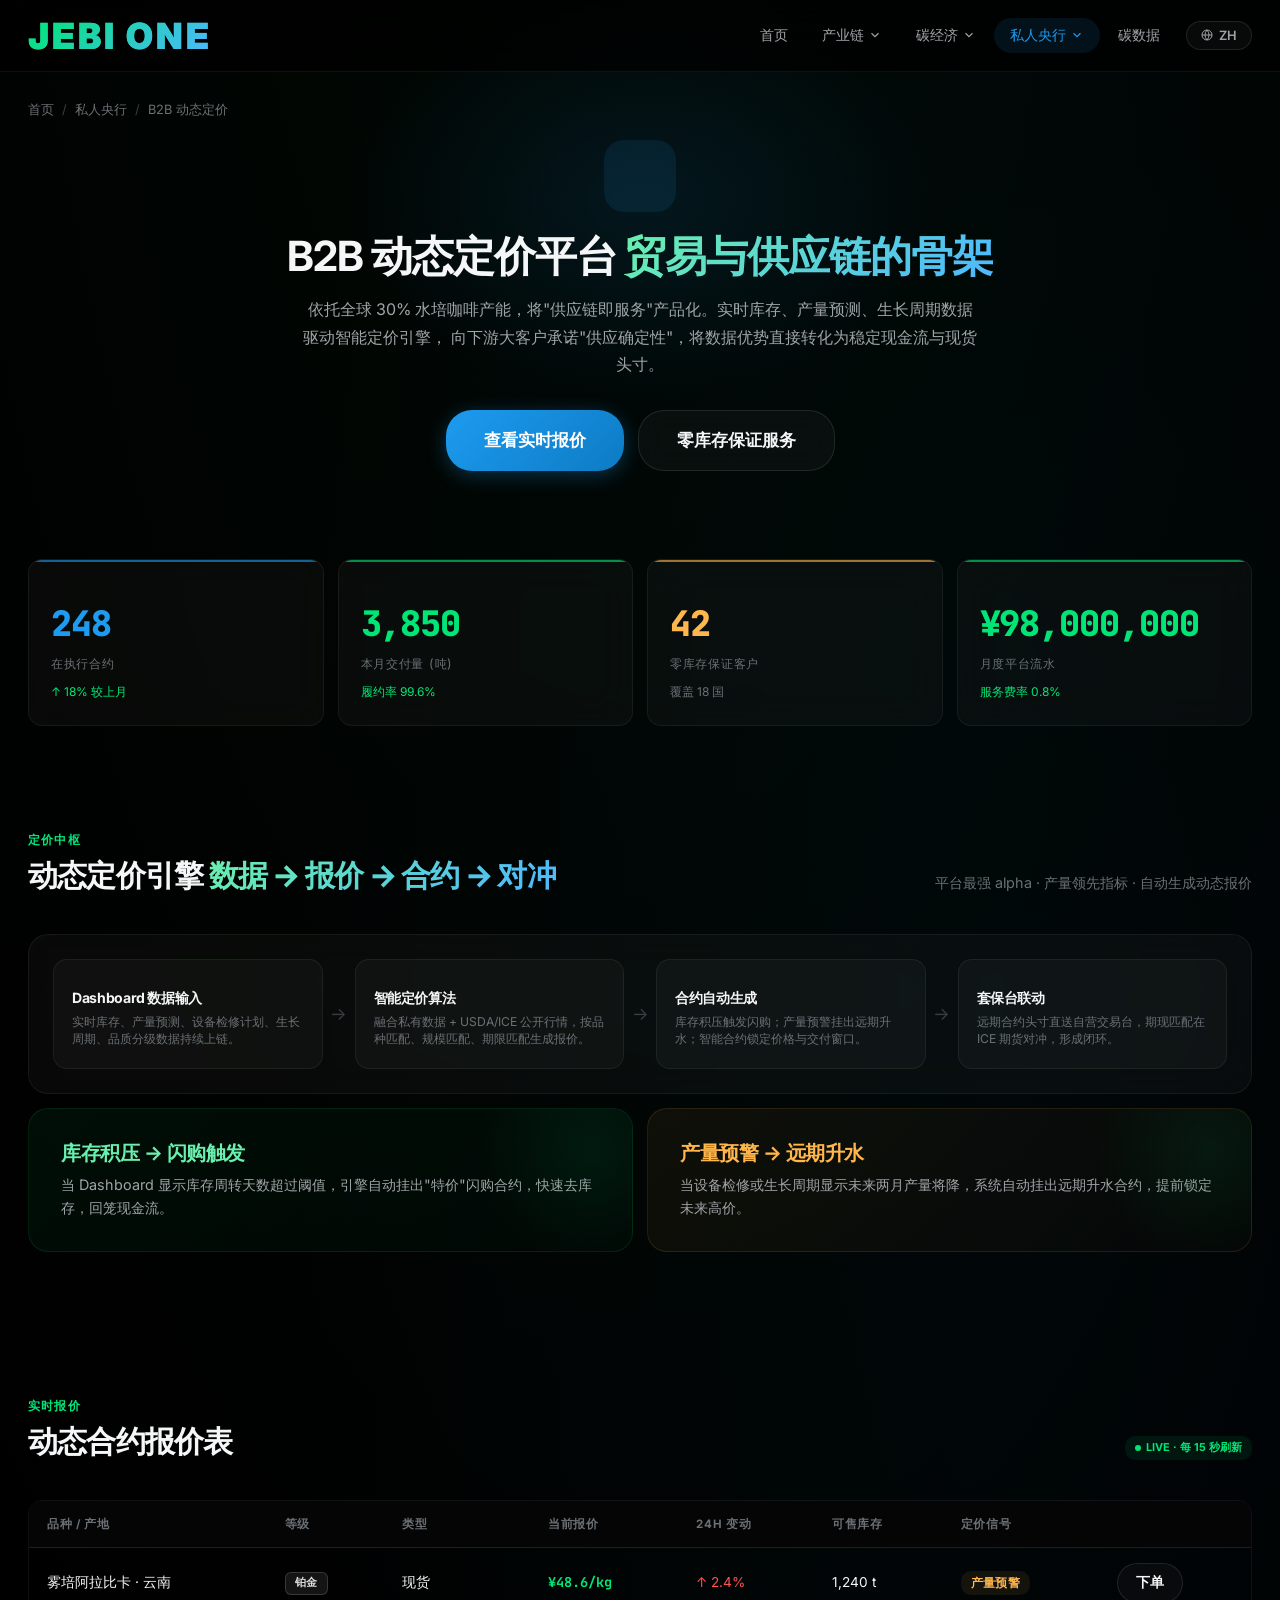
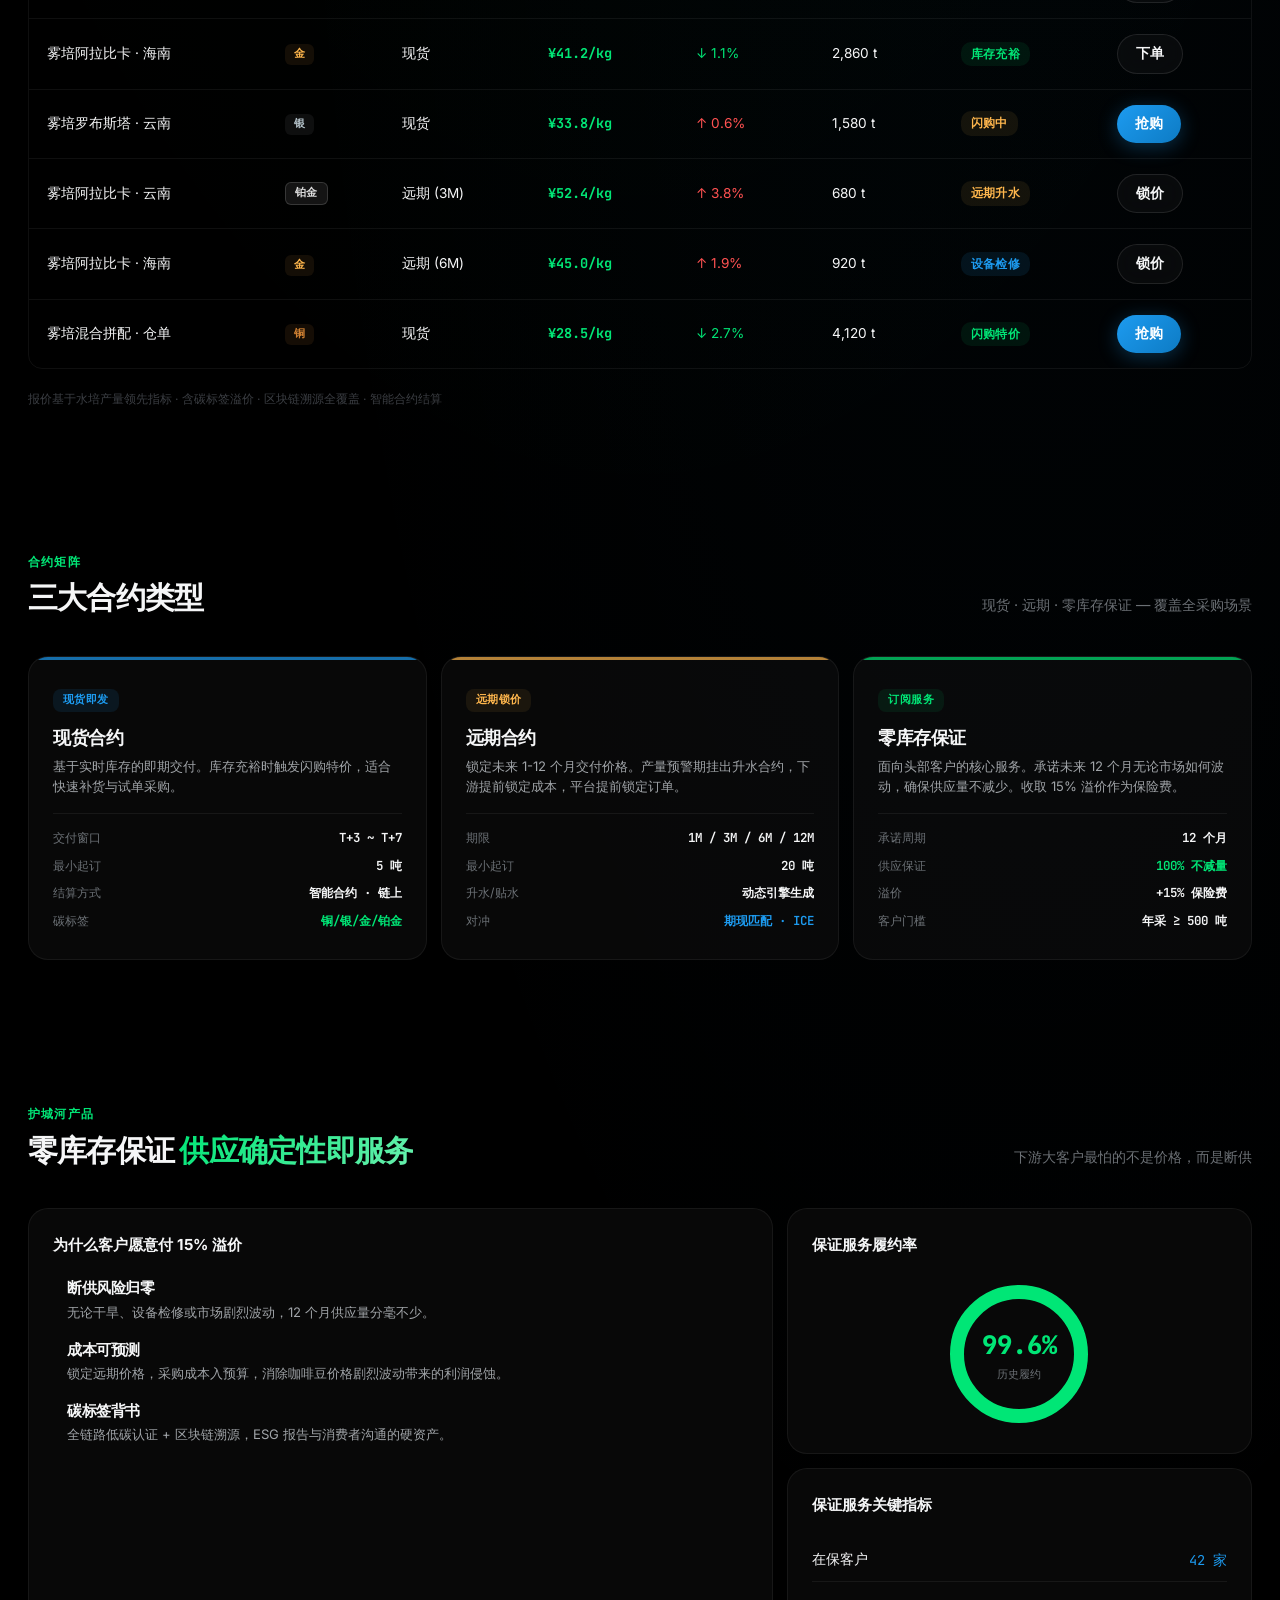
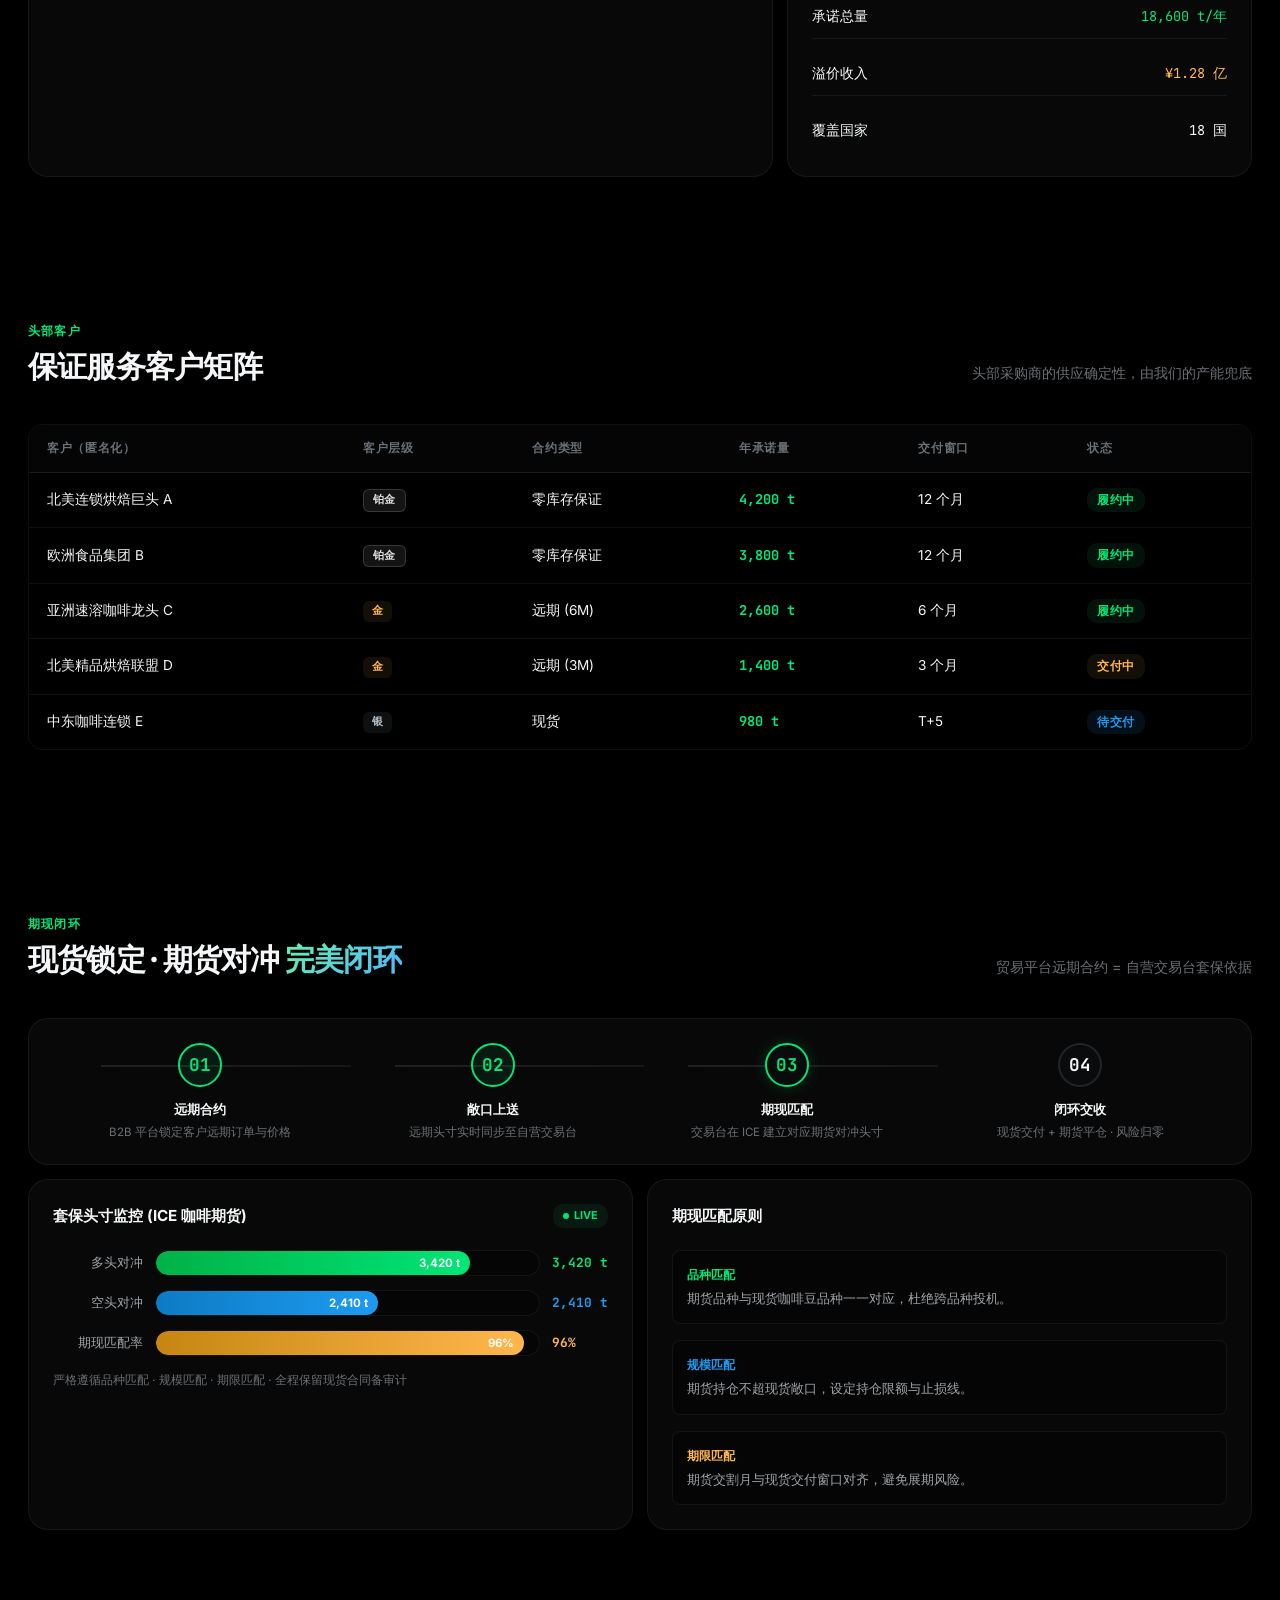
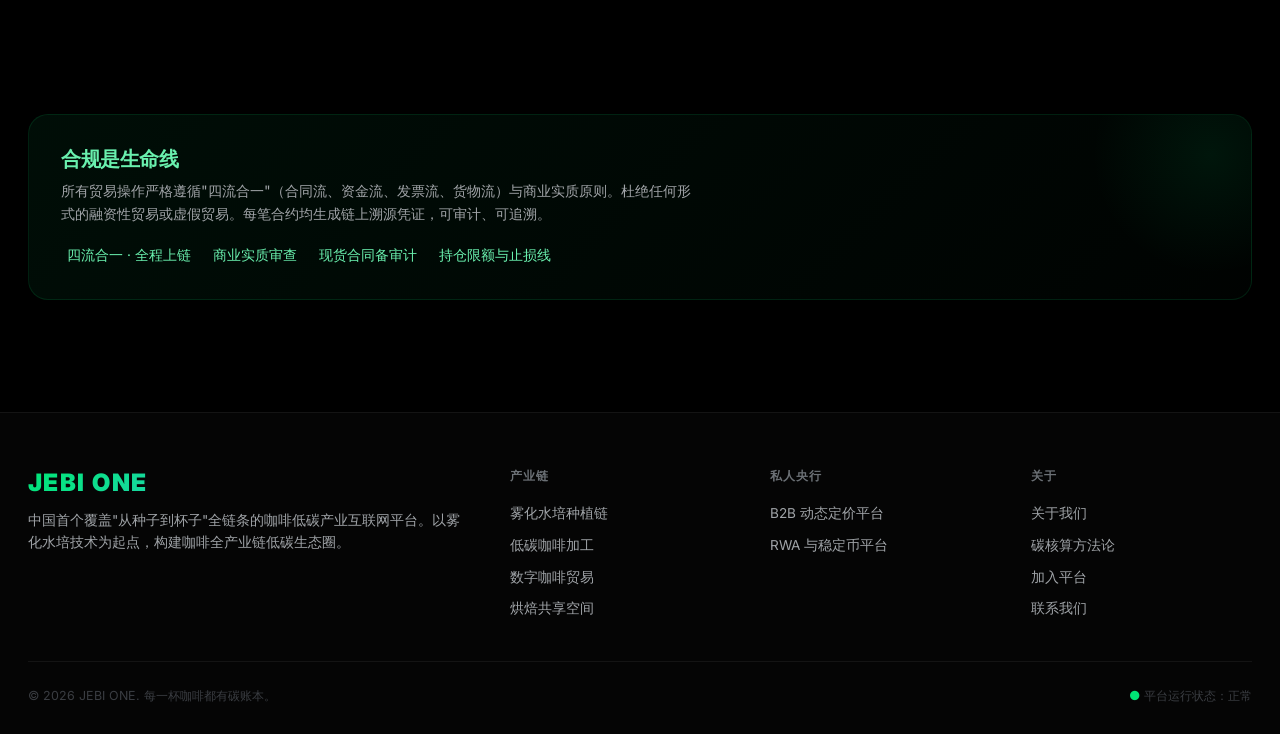
<file: modules/b2b-pricing.html>
<!DOCTYPE html>
<html lang="zh-CN">
  <head>
    <meta charset="UTF-8">
    <meta name="viewport" content="width=device-width, initial-scale=1.0">
    <title>B2B 动态定价平台 — JEBI ONE</title>
    <link rel="stylesheet" href="../css/style.css?v=3">
    <link rel="preconnect" href="https://fonts.googleapis.com">
    <link rel="preconnect" href="https://fonts.gstatic.com" crossorigin>
    <link href="https://fonts.googleapis.com/css2?family=Inter:wght@400;500;600;700;800;900&family=JetBrains+Mono:wght@400;500;600;700;800&display=swap" rel="stylesheet">
  
    <script src="../js/i18n.js?v=7"></script>
  
    <script>document.addEventListener('click',function(){var s=document.querySelector('.lang-switcher');if(s)s.classList.remove('open')})</script>
  </head>
  <body>
    <!-- ========== Navigation ========== -->
    <nav class="nav">
      <div class="nav-inner">
        <a href="../index.html" class="nav-logo">
          <span>JEBI ONE</span>
        </a>
        <div class="nav-links">
          <a href="../index.html" class="nav-link" data-i18n="nav.home">首页</a>
          <div class="nav-dropdown">
            <button class="nav-dropdown-trigger">
              产业链
              <svg viewBox="0 0 24 24" fill="none" stroke="currentColor" stroke-width="2">
                <polyline points="6 9 12 15 18 9"/>
              </svg>
            </button>
            <div class="nav-dropdown-menu">
              <a href="planting.html" class="nav-dropdown-item"> 种植链 <span class="badge">零土壤</span>
              </a>
              <a href="processing.html" class="nav-dropdown-item"> 低碳加工</a>
              <a href="trade.html" class="nav-dropdown-item"> 数字贸易</a>
              <a href="roasting.html" class="nav-dropdown-item"> 烘焙空间</a>
            </div>
          </div>
          <div class="nav-dropdown">
            <button class="nav-dropdown-trigger">
              碳经济
              <svg viewBox="0 0 24 24" fill="none" stroke="currentColor" stroke-width="2">
                <polyline points="6 9 12 15 18 9"/>
              </svg>
            </button>
            <div class="nav-dropdown-menu">
              <a href="ip-trading.html" class="nav-dropdown-item"> IP交易中心</a>
              <a href="coffee-bank.html" class="nav-dropdown-item"> 咖啡银行</a>
              <a href="crowdfunding.html" class="nav-dropdown-item"> 低碳众筹</a>
              <a href="cafe.html" class="nav-dropdown-item"> 咖啡馆</a>
            </div>
          </div>
          <div class="nav-dropdown">
            <button class="nav-dropdown-trigger" style="color: var(--accent); background: var(--accent-dim);">
              私人央行
              <svg viewBox="0 0 24 24" fill="none" stroke="currentColor" stroke-width="2">
                <polyline points="6 9 12 15 18 9"/>
              </svg>
            </button>
            <div class="nav-dropdown-menu">
              <a href="b2b-pricing.html" class="nav-dropdown-item"> B2B动态定价 <span class="badge">骨架</span>
              </a>
              <a href="rwa-stablecoin.html" class="nav-dropdown-item"> RWA与稳定币 <span class="badge">王冠</span>
              </a>
            </div>
          </div>
          <a href="../index.html#dashboard" class="nav-link" data-i18n="nav.carbon_data">碳数据</a>
          <div class="lang-switcher">
            <button type="button" class="lang-switcher-btn" onclick="this.parentElement.classList.toggle('open');event.stopPropagation()">
              <svg width="16" height="16" viewBox="0 0 24 24" fill="none" stroke="currentColor" stroke-width="2">
                <circle cx="12" cy="12" r="10"/>
                <path d="M2 12h20M12 2a15.3 15.3 0 0 1 4 10 15.3 15.3 0 0 1-4 10 15.3 15.3 0 0 1-4-10 15.3 15.3 0 0 1 4-10z"/>
              </svg>
              <span class="lang-current">ZH</span>
            </button>
            <div class="lang-switcher-menu">
              <div class="lang-option active" data-lang="zh" onclick="JEBI_I18N.setLang('zh');this.parentElement.parentElement.classList.remove('open')">中文</div>
              <div class="lang-option" data-lang="en" onclick="JEBI_I18N.setLang('en');this.parentElement.parentElement.classList.remove('open')">English</div>
              <div class="lang-option" data-lang="ar" onclick="JEBI_I18N.setLang('ar');this.parentElement.parentElement.classList.remove('open')">العربية</div>
            </div>
          </div>
        </div>
      </div>
    </nav>
    <!-- ========== Page Header ========== -->
    <section class="page-header" style="--ph-glow: rgba(29, 155, 240, 0.10);">
      <div class="container">
        <div class="breadcrumb">
          <a href="../index.html">首页</a>
          <span class="breadcrumb-sep">/</span>
          <a href="../index.html#modules">私人央行</a>
          <span class="breadcrumb-sep">/</span>
          <span>B2B 动态定价</span>
        </div>
        <div class="page-header-content">
          <div class="module-icon" style="background: var(--accent-dim);">
          </div>
          <h1>B2B 动态定价平台 <span class="gradient-text">贸易与供应链的骨架</span>
          </h1>
          <p class="module-desc">
            依托全球 30% 水培咖啡产能，将"供应链即服务"产品化。实时库存、产量预测、生长周期数据驱动智能定价引擎，
            向下游大客户承诺"供应确定性"，将数据优势直接转化为稳定现金流与现货头寸。
          </p>
          <div class="hero-cta" style="margin-top: 32px;">
            <a href="#pricing" class="btn btn-primary btn-lg">查看实时报价</a>
            <a href="#guarantee" class="btn btn-outline btn-lg">零库存保证服务</a>
          </div>
        </div>
      </div>
    </section>
    <!-- ========== KPI Row ========== -->
    <section class="container">
      <div class="kpi-row">
        <div class="kpi animate-in d1" style="--kpi-color: var(--accent);">
          <div class="kpi-icon">
          </div>
          <div class="kpi-val" data-count="248">248</div>
          <div class="kpi-label">在执行合约</div>
          <div class="kpi-trend up">↑ 18% 较上月</div>
        </div>
        <div class="kpi animate-in d2" style="--kpi-color: var(--green);">
          <div class="kpi-icon">
          </div>
          <div class="kpi-val" data-count="3850">3,850</div>
          <div class="kpi-label">本月交付量 (吨)</div>
          <div class="kpi-trend up">履约率 99.6%</div>
        </div>
        <div class="kpi animate-in d3" style="--kpi-color: var(--amber);">
          <div class="kpi-icon">
          </div>
          <div class="kpi-val" data-count="42">42</div>
          <div class="kpi-label">零库存保证客户</div>
          <div class="kpi-trend neutral">覆盖 18 国</div>
        </div>
        <div class="kpi animate-in d4" style="--kpi-color: var(--green);">
          <div class="kpi-icon">
          </div>
          <div class="kpi-val" data-count="98000000" data-prefix="¥" data-suffix="">¥9,800万</div>
          <div class="kpi-label">月度平台流水</div>
          <div class="kpi-trend up">服务费率 0.8%</div>
        </div>
      </div>
    </section>
    <!-- ========== Dynamic Pricing Engine Flow ========== -->
    <section class="section" id="engine">
      <div class="container">
        <div class="section-head">
          <div>
            <div class="section-eyebrow">定价中枢</div>
            <h2>动态定价引擎 <span class="gradient-text">数据 → 报价 → 合约 → 对冲</span>
            </h2>
          </div>
          <p class="sub">平台最强 alpha · 产量领先指标 · 自动生成动态报价</p>
        </div>
        <div class="panel animate-in d1">
          <div class="engine-flow">
            <div class="engine-step">
              <div class="engine-step-icon">
              </div>
              <h4>Dashboard 数据输入</h4>
              <p>实时库存、产量预测、设备检修计划、生长周期、品质分级数据持续上链。</p>
            </div>
            <div class="engine-arrow">→</div>
            <div class="engine-step">
              <div class="engine-step-icon">
              </div>
              <h4>智能定价算法</h4>
              <p>融合私有数据 + USDA/ICE 公开行情，按品种匹配、规模匹配、期限匹配生成报价。</p>
            </div>
            <div class="engine-arrow">→</div>
            <div class="engine-step">
              <div class="engine-step-icon">
              </div>
              <h4>合约自动生成</h4>
              <p>库存积压触发闪购；产量预警挂出远期升水；智能合约锁定价格与交付窗口。</p>
            </div>
            <div class="engine-arrow">→</div>
            <div class="engine-step">
              <div class="engine-step-icon">
              </div>
              <h4>套保台联动</h4>
              <p>远期合约头寸直送自营交易台，期现匹配在 ICE 期货对冲，形成闭环。</p>
            </div>
          </div>
        </div>
        <div style="margin-top: 14px; display: grid; grid-template-columns: 1fr 1fr; gap: 14px;">
          <div class="lc-banner" style="margin: 0;">
            <h3> 库存积压 → 闪购触发</h3>
            <p>当 Dashboard 显示库存周转天数超过阈值，引擎自动挂出"特价"闪购合约，快速去库存，回笼现金流。</p>
          </div>
          <div class="lc-banner" style="margin: 0; border-color: rgba(255, 183, 77, 0.12); background: linear-gradient(135deg, rgba(255,183,77,0.06), rgba(255,183,77,0.01));">
            <h3 style="color: var(--amber);"> 产量预警 → 远期升水</h3>
            <p>当设备检修或生长周期显示未来两月产量将降，系统自动挂出远期升水合约，提前锁定未来高价。</p>
          </div>
        </div>
      </div>
    </section>
    <!-- ========== Live Contract Pricing Table ========== -->
    <section class="section" id="pricing">
      <div class="container">
        <div class="section-head">
          <div>
            <div class="section-eyebrow">实时报价</div>
            <h2>动态合约报价表</h2>
          </div>
          <span class="panel-badge live">LIVE · 每 15 秒刷新</span>
        </div>
        <div class="table-wrap">
          <table class="data-table">
            <thead>
              <tr>
                <th>品种 / 产地</th>
                <th>等级</th>
                <th>类型</th>
                <th>当前报价</th>
                <th>24h 变动</th>
                <th>可售库存</th>
                <th>定价信号</th>
                <th>
                </th>
              </tr>
            </thead>
            <tbody>
              <tr>
                <td>雾培阿拉比卡 · 云南</td>
                <td>
                  <span class="tier-badge platinum">铂金</span>
                </td>
                <td>现货</td>
                <td class="hl">¥48.6/kg</td>
                <td style="color: var(--red);">↑ 2.4%</td>
                <td>1,240 t</td>
                <td>
                  <span class="pill amber">产量预警</span>
                </td>
                <td>
                  <a href="#" class="btn btn-outline btn-sm">下单</a>
                </td>
              </tr>
              <tr>
                <td>雾培阿拉比卡 · 海南</td>
                <td>
                  <span class="tier-badge gold">金</span>
                </td>
                <td>现货</td>
                <td class="hl">¥41.2/kg</td>
                <td style="color: var(--green);">↓ 1.1%</td>
                <td>2,860 t</td>
                <td>
                  <span class="pill green">库存充裕</span>
                </td>
                <td>
                  <a href="#" class="btn btn-outline btn-sm">下单</a>
                </td>
              </tr>
              <tr>
                <td>雾培罗布斯塔 · 云南</td>
                <td>
                  <span class="tier-badge silver">银</span>
                </td>
                <td>现货</td>
                <td class="hl">¥33.8/kg</td>
                <td style="color: var(--red);">↑ 0.6%</td>
                <td>1,580 t</td>
                <td>
                  <span class="pill amber">闪购中</span>
                </td>
                <td>
                  <a href="#" class="btn btn-primary btn-sm">抢购</a>
                </td>
              </tr>
              <tr>
                <td>雾培阿拉比卡 · 云南</td>
                <td>
                  <span class="tier-badge platinum">铂金</span>
                </td>
                <td>远期 (3M)</td>
                <td class="hl">¥52.4/kg</td>
                <td style="color: var(--red);">↑ 3.8%</td>
                <td>680 t</td>
                <td>
                  <span class="pill amber">远期升水</span>
                </td>
                <td>
                  <a href="#" class="btn btn-outline btn-sm">锁价</a>
                </td>
              </tr>
              <tr>
                <td>雾培阿拉比卡 · 海南</td>
                <td>
                  <span class="tier-badge gold">金</span>
                </td>
                <td>远期 (6M)</td>
                <td class="hl">¥45.0/kg</td>
                <td style="color: var(--red);">↑ 1.9%</td>
                <td>920 t</td>
                <td>
                  <span class="pill blue">设备检修</span>
                </td>
                <td>
                  <a href="#" class="btn btn-outline btn-sm">锁价</a>
                </td>
              </tr>
              <tr>
                <td>雾培混合拼配 · 仓单</td>
                <td>
                  <span class="tier-badge bronze">铜</span>
                </td>
                <td>现货</td>
                <td class="hl">¥28.5/kg</td>
                <td style="color: var(--green);">↓ 2.7%</td>
                <td>4,120 t</td>
                <td>
                  <span class="pill green">闪购特价</span>
                </td>
                <td>
                  <a href="#" class="btn btn-primary btn-sm">抢购</a>
                </td>
              </tr>
            </tbody>
          </table>
        </div>
        <p style="font-size: 0.76rem; color: var(--text-4); margin-top: 12px;">
          报价基于水培产量领先指标 · 含碳标签溢价 · 区块链溯源全覆盖 · 智能合约结算
        </p>
      </div>
    </section>
    <!-- ========== Contract Types ========== -->
    <section class="section">
      <div class="container">
        <div class="section-head">
          <div>
            <div class="section-eyebrow">合约矩阵</div>
            <h2>三大合约类型</h2>
          </div>
          <p class="sub">现货 · 远期 · 零库存保证 — 覆盖全采购场景</p>
        </div>
        <div class="contract-grid">
          <div class="contract-card animate-in d1" style="--cc-color: var(--accent);">
            <span class="contract-card-tag" style="color: var(--accent); background: var(--accent-dim);">现货即发</span>
            <h3>现货合约</h3>
            <p>基于实时库存的即期交付。库存充裕时触发闪购特价，适合快速补货与试单采购。</p>
            <div class="contract-card-terms">
              <div>
                <span>交付窗口</span>
                <span>T+3 ~ T+7</span>
              </div>
              <div>
                <span>最小起订</span>
                <span>5 吨</span>
              </div>
              <div>
                <span>结算方式</span>
                <span>智能合约 · 链上</span>
              </div>
              <div>
                <span>碳标签</span>
                <span style="color: var(--green);">铜/银/金/铂金</span>
              </div>
            </div>
          </div>
          <div class="contract-card animate-in d2" style="--cc-color: var(--amber);">
            <span class="contract-card-tag" style="color: var(--amber); background: var(--amber-dim);">远期锁价</span>
            <h3>远期合约</h3>
            <p>锁定未来 1-12 个月交付价格。产量预警期挂出升水合约，下游提前锁定成本，平台提前锁定订单。</p>
            <div class="contract-card-terms">
              <div>
                <span>期限</span>
                <span>1M / 3M / 6M / 12M</span>
              </div>
              <div>
                <span>最小起订</span>
                <span>20 吨</span>
              </div>
              <div>
                <span>升水/贴水</span>
                <span>动态引擎生成</span>
              </div>
              <div>
                <span>对冲</span>
                <span style="color: var(--accent);">期现匹配 · ICE</span>
              </div>
            </div>
          </div>
          <div class="contract-card animate-in d3" style="--cc-color: var(--green);">
            <span class="contract-card-tag" style="color: var(--green); background: var(--green-dim);">订阅服务</span>
            <h3>零库存保证</h3>
            <p>面向头部客户的核心服务。承诺未来 12 个月无论市场如何波动，确保供应量不减少。收取 15% 溢价作为保险费。</p>
            <div class="contract-card-terms">
              <div>
                <span>承诺周期</span>
                <span>12 个月</span>
              </div>
              <div>
                <span>供应保证</span>
                <span style="color: var(--green);">100% 不减量</span>
              </div>
              <div>
                <span>溢价</span>
                <span>+15% 保险费</span>
              </div>
              <div>
                <span>客户门槛</span>
                <span>年采 ≥ 500 吨</span>
              </div>
            </div>
          </div>
        </div>
      </div>
    </section>
    <!-- ========== Zero-Stock Guarantee Spotlight ========== -->
    <section class="section" id="guarantee">
      <div class="container">
        <div class="section-head">
          <div>
            <div class="section-eyebrow">护城河产品</div>
            <h2>零库存保证 <span class="gradient-green">供应确定性即服务</span>
            </h2>
          </div>
          <p class="sub">下游大客户最怕的不是价格，而是断供</p>
        </div>
        <div class="dash-panel">
          <!-- Left: value proposition -->
          <div class="panel animate-in d1">
            <div class="panel-head">
              <span class="panel-title">为什么客户愿意付 15% 溢价</span>
            </div>
            <div style="display: flex; flex-direction: column; gap: 18px;">
              <div style="display: flex; gap: 14px; align-items: flex-start;">
                <div style="font-size: 1.4rem;">
                </div>
                <div>
                  <h4 style="font-size: 0.95rem; margin-bottom: 4px;">断供风险归零</h4>
                  <p style="font-size: 0.82rem; color: var(--text-2);">无论干旱、设备检修或市场剧烈波动，12 个月供应量分毫不少。</p>
                </div>
              </div>
              <div style="display: flex; gap: 14px; align-items: flex-start;">
                <div style="font-size: 1.4rem;">
                </div>
                <div>
                  <h4 style="font-size: 0.95rem; margin-bottom: 4px;">成本可预测</h4>
                  <p style="font-size: 0.82rem; color: var(--text-2);">锁定远期价格，采购成本入预算，消除咖啡豆价格剧烈波动带来的利润侵蚀。</p>
                </div>
              </div>
              <div style="display: flex; gap: 14px; align-items: flex-start;">
                <div style="font-size: 1.4rem;">
                </div>
                <div>
                  <h4 style="font-size: 0.95rem; margin-bottom: 4px;">碳标签背书</h4>
                  <p style="font-size: 0.82rem; color: var(--text-2);">全链路低碳认证 + 区块链溯源，ESG 报告与消费者沟通的硬资产。</p>
                </div>
              </div>
            </div>
          </div>
          <!-- Right: coverage donut + KPIs -->
          <div class="dash-panel-right">
            <div class="panel animate-in d2">
              <div class="panel-head">
                <span class="panel-title">保证服务履约率</span>
              </div>
              <div class="donut-wrap">
                <div class="donut">
                  <svg width="150" height="150" viewBox="0 0 150 150">
                    <circle cx="75" cy="75" r="62" fill="none" stroke="var(--bg-1)" stroke-width="14"/>
                    <circle cx="75" cy="75" r="62" fill="none" stroke="var(--green)" stroke-width="14"
                    stroke-dasharray="389.6" stroke-dashoffset="1.6" stroke-linecap="round"/>
                  </svg>
                  <div class="donut-center">
                    <div class="donut-val" style="color: var(--green);">99.6%</div>
                    <div class="donut-label">历史履约</div>
                  </div>
                </div>
              </div>
            </div>
            <div class="panel animate-in d3" style="flex: 1;">
              <div class="panel-head">
                <span class="panel-title">保证服务关键指标</span>
              </div>
              <div style="display: flex; flex-direction: column; gap: 14px;">
                <div style="display: flex; justify-content: space-between; padding: 10px 0; border-bottom: 1px solid var(--border-1);">
                  <span style="font-size: 0.85rem;">在保客户</span>
                  <span class="mono" style="font-size: 0.85rem; color: var(--accent);">42 家</span>
                </div>
                <div style="display: flex; justify-content: space-between; padding: 10px 0; border-bottom: 1px solid var(--border-1);">
                  <span style="font-size: 0.85rem;">承诺总量</span>
                  <span class="mono" style="font-size: 0.85rem; color: var(--green);">18,600 t/年</span>
                </div>
                <div style="display: flex; justify-content: space-between; padding: 10px 0; border-bottom: 1px solid var(--border-1);">
                  <span style="font-size: 0.85rem;">溢价收入</span>
                  <span class="mono" style="font-size: 0.85rem; color: var(--amber);">¥1.28 亿</span>
                </div>
                <div style="display: flex; justify-content: space-between; padding: 10px 0;">
                  <span style="font-size: 0.85rem;">覆盖国家</span>
                  <span class="mono" style="font-size: 0.85rem; color: var(--text-1);">18 国</span>
                </div>
              </div>
            </div>
          </div>
        </div>
      </div>
    </section>
    <!-- ========== Client Roster ========== -->
    <section class="section">
      <div class="container">
        <div class="section-head">
          <div>
            <div class="section-eyebrow">头部客户</div>
            <h2>保证服务客户矩阵</h2>
          </div>
          <p class="sub">头部采购商的供应确定性，由我们的产能兜底</p>
        </div>
        <div class="table-wrap">
          <table class="data-table">
            <thead>
              <tr>
                <th>客户（匿名化）</th>
                <th>客户层级</th>
                <th>合约类型</th>
                <th>年承诺量</th>
                <th>交付窗口</th>
                <th>状态</th>
              </tr>
            </thead>
            <tbody>
              <tr>
                <td>北美连锁烘焙巨头 A</td>
                <td>
                  <span class="tier-badge platinum">铂金</span>
                </td>
                <td>零库存保证</td>
                <td class="hl">4,200 t</td>
                <td>12 个月</td>
                <td>
                  <span class="pill green">履约中</span>
                </td>
              </tr>
              <tr>
                <td>欧洲食品集团 B</td>
                <td>
                  <span class="tier-badge platinum">铂金</span>
                </td>
                <td>零库存保证</td>
                <td class="hl">3,800 t</td>
                <td>12 个月</td>
                <td>
                  <span class="pill green">履约中</span>
                </td>
              </tr>
              <tr>
                <td>亚洲速溶咖啡龙头 C</td>
                <td>
                  <span class="tier-badge gold">金</span>
                </td>
                <td>远期 (6M)</td>
                <td class="hl">2,600 t</td>
                <td>6 个月</td>
                <td>
                  <span class="pill green">履约中</span>
                </td>
              </tr>
              <tr>
                <td>北美精品烘焙联盟 D</td>
                <td>
                  <span class="tier-badge gold">金</span>
                </td>
                <td>远期 (3M)</td>
                <td class="hl">1,400 t</td>
                <td>3 个月</td>
                <td>
                  <span class="pill amber">交付中</span>
                </td>
              </tr>
              <tr>
                <td>中东咖啡连锁 E</td>
                <td>
                  <span class="tier-badge silver">银</span>
                </td>
                <td>现货</td>
                <td class="hl">980 t</td>
                <td>T+5</td>
                <td>
                  <span class="pill blue">待交付</span>
                </td>
              </tr>
            </tbody>
          </table>
        </div>
      </div>
    </section>
    <!-- ========== Hedging Closed Loop ========== -->
    <section class="section">
      <div class="container">
        <div class="section-head">
          <div>
            <div class="section-eyebrow">期现闭环</div>
            <h2>现货锁定 · 期货对冲 <span class="gradient-text">完美闭环</span>
            </h2>
          </div>
          <p class="sub">贸易平台远期合约 = 自营交易台套保依据</p>
        </div>
        <div class="panel animate-in d1">
          <div class="stepper">
            <div class="step-item done">
              <div class="step-circle">01</div>
              <div class="step-label">远期合约</div>
              <div class="step-desc">B2B 平台锁定客户远期订单与价格</div>
            </div>
            <div class="step-item done">
              <div class="step-circle">02</div>
              <div class="step-label">敞口上送</div>
              <div class="step-desc">远期头寸实时同步至自营交易台</div>
            </div>
            <div class="step-item active">
              <div class="step-circle">03</div>
              <div class="step-label">期现匹配</div>
              <div class="step-desc">交易台在 ICE 建立对应期货对冲头寸</div>
            </div>
            <div class="step-item">
              <div class="step-circle">04</div>
              <div class="step-label">闭环交收</div>
              <div class="step-desc">现货交付 + 期货平仓 · 风险归零</div>
            </div>
          </div>
        </div>
        <div style="margin-top: 14px;" class="grid-2">
          <div class="panel animate-in d2">
            <div class="panel-head">
              <span class="panel-title">套保头寸监控 (ICE 咖啡期货)</span>
              <span class="panel-badge live">LIVE</span>
            </div>
            <div class="hbar-list">
              <div class="hbar-row">
                <span class="hbar-label">多头对冲</span>
                <div class="hbar-track">
                  <div class="hbar-fill green" style="width: 82%;">3,420 t</div>
                </div>
                <span class="hbar-val" style="color: var(--green);">3,420 t</span>
              </div>
              <div class="hbar-row">
                <span class="hbar-label">空头对冲</span>
                <div class="hbar-track">
                  <div class="hbar-fill blue" style="width: 58%;">2,410 t</div>
                </div>
                <span class="hbar-val" style="color: var(--accent);">2,410 t</span>
              </div>
              <div class="hbar-row">
                <span class="hbar-label">期现匹配率</span>
                <div class="hbar-track">
                  <div class="hbar-fill amber" style="width: 96%;">96%</div>
                </div>
                <span class="hbar-val" style="color: var(--amber);">96%</span>
              </div>
            </div>
            <p style="font-size: 0.76rem; color: var(--text-3); margin-top: 14px;">严格遵循品种匹配 · 规模匹配 · 期限匹配 · 全程保留现货合同备审计</p>
          </div>
          <div class="panel animate-in d3">
            <div class="panel-head">
              <span class="panel-title">期现匹配原则</span>
            </div>
            <div style="display: flex; flex-direction: column; gap: 16px;">
              <div style="padding: 14px; background: var(--bg-1); border-radius: var(--r-sm); border: 1px solid var(--border-1);">
                <div style="font-size: 0.78rem; color: var(--green); font-weight: 700; margin-bottom: 4px;">品种匹配</div>
                <p style="font-size: 0.8rem; color: var(--text-2);">期货品种与现货咖啡豆品种一一对应，杜绝跨品种投机。</p>
              </div>
              <div style="padding: 14px; background: var(--bg-1); border-radius: var(--r-sm); border: 1px solid var(--border-1);">
                <div style="font-size: 0.78rem; color: var(--accent); font-weight: 700; margin-bottom: 4px;">规模匹配</div>
                <p style="font-size: 0.8rem; color: var(--text-2);">期货持仓不超现货敞口，设定持仓限额与止损线。</p>
              </div>
              <div style="padding: 14px; background: var(--bg-1); border-radius: var(--r-sm); border: 1px solid var(--border-1);">
                <div style="font-size: 0.78rem; color: var(--amber); font-weight: 700; margin-bottom: 4px;">期限匹配</div>
                <p style="font-size: 0.8rem; color: var(--text-2);">期货交割月与现货交付窗口对齐，避免展期风险。</p>
              </div>
            </div>
          </div>
        </div>
      </div>
    </section>
    <!-- ========== Compliance Banner ========== -->
    <section class="section">
      <div class="container">
        <div class="lc-banner">
          <h3> 合规是生命线</h3>
          <p>所有贸易操作严格遵循"四流合一"（合同流、资金流、发票流、货物流）与商业实质原则。杜绝任何形式的融资性贸易或虚假贸易。每笔合约均生成链上溯源凭证，可审计、可追溯。</p>
          <ul>
            <li>四流合一 · 全程上链</li>
            <li>商业实质审查</li>
            <li>现货合同备审计</li>
            <li>持仓限额与止损线</li>
          </ul>
        </div>
      </div>
    </section>
    <!-- ========== Footer ========== -->
    <footer class="footer">
      <div class="container">
        <div class="footer-grid">
          <div class="footer-brand">
            <h3> JEBI ONE</h3>
            <p>中国首个覆盖"从种子到杯子"全链条的咖啡低碳产业互联网平台。以雾化水培技术为起点，构建咖啡全产业链低碳生态圈。</p>
          </div>
          <div class="footer-col">
            <h4>产业链</h4>
            <a href="planting.html">雾化水培种植链</a>
            <a href="processing.html">低碳咖啡加工</a>
            <a href="trade.html">数字咖啡贸易</a>
            <a href="roasting.html">烘焙共享空间</a>
          </div>
          <div class="footer-col">
            <h4>私人央行</h4>
            <a href="b2b-pricing.html">B2B 动态定价平台</a>
            <a href="rwa-stablecoin.html">RWA 与稳定币平台</a>
          </div>
          <div class="footer-col">
            <h4>关于</h4>
            <a href="#">关于我们</a>
            <a href="#">碳核算方法论</a>
            <a href="#">加入平台</a>
            <a href="#">联系我们</a>
          </div>
        </div>
        <div class="footer-bottom">
          <p>&copy; 2026 JEBI ONE. 每一杯咖啡都有碳账本。</p>
          <p style="display: flex; align-items: center; gap: 4px;">
            <span style="color: var(--green);">●</span> 平台运行状态：正常</p>
          </div>
        </div>
      </footer><script src="../js/main.js?v=7">
      </script>
    </body>
  </html>
</file>
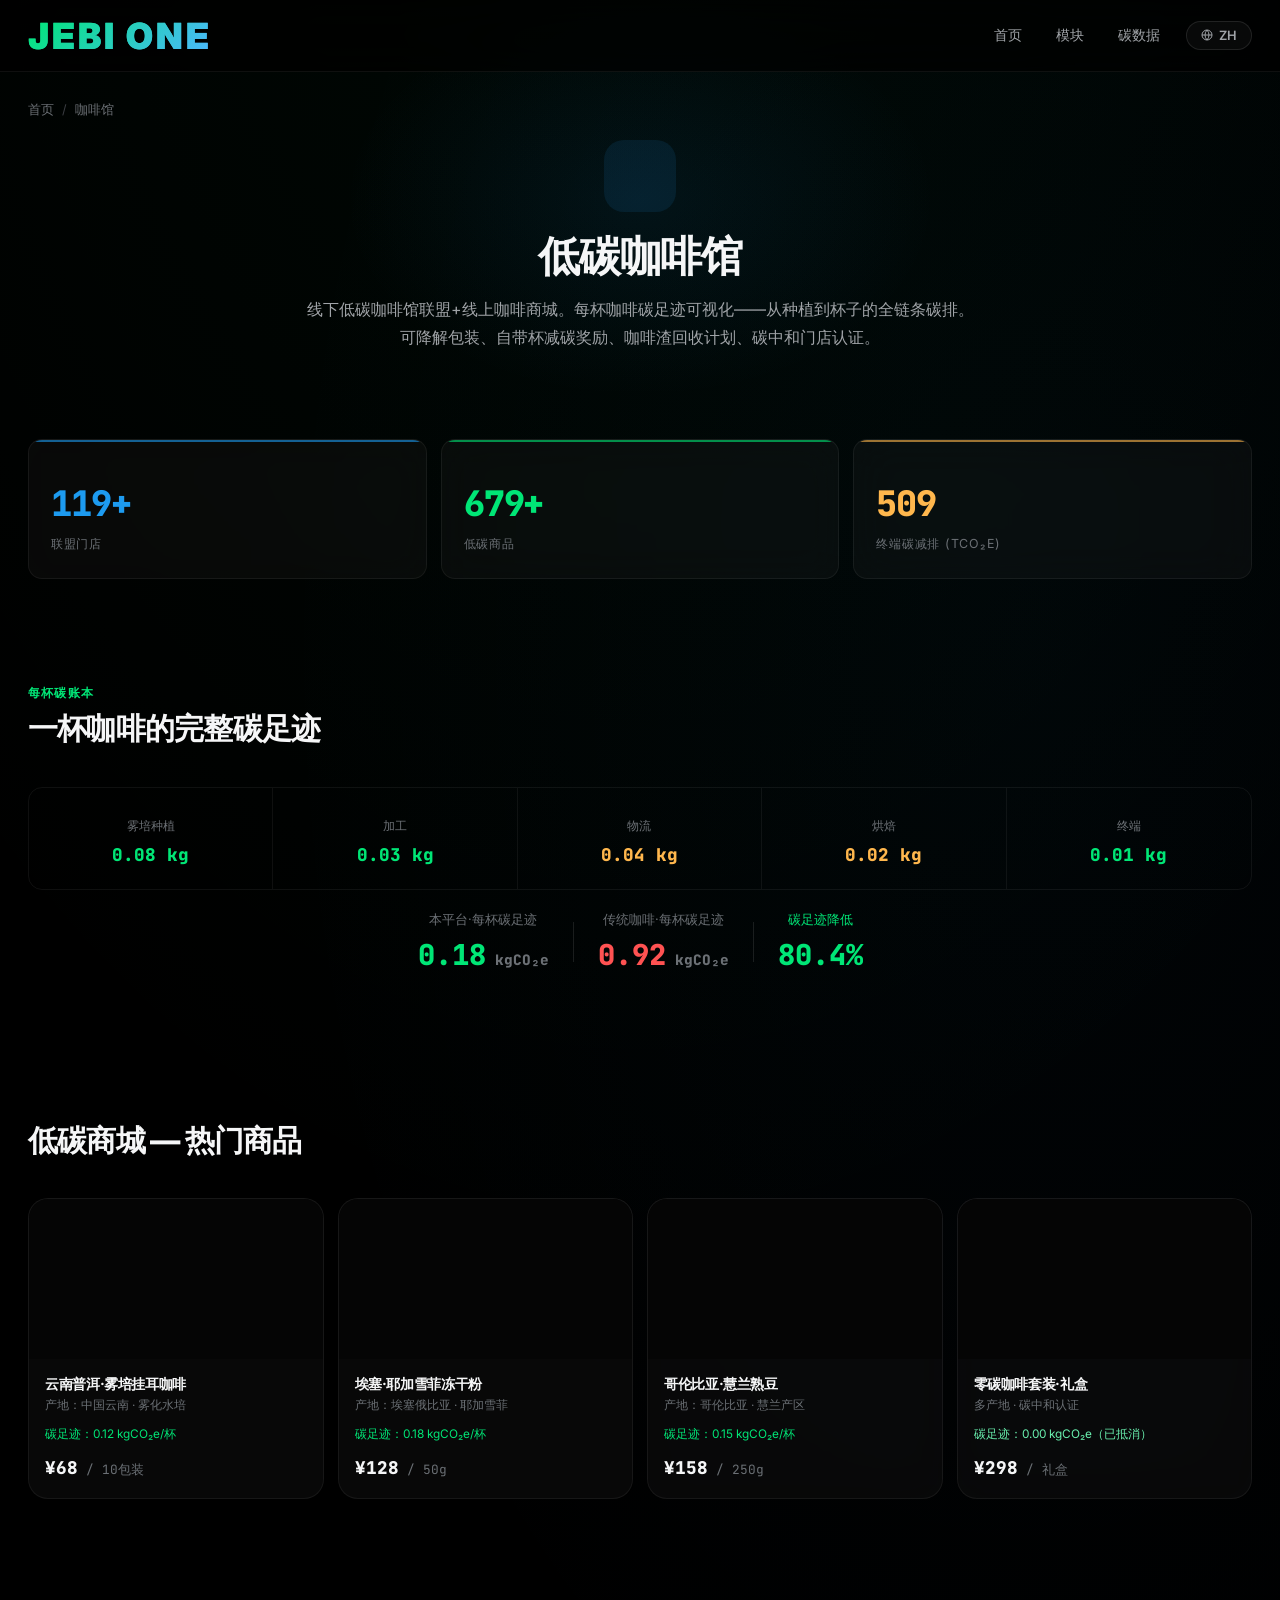
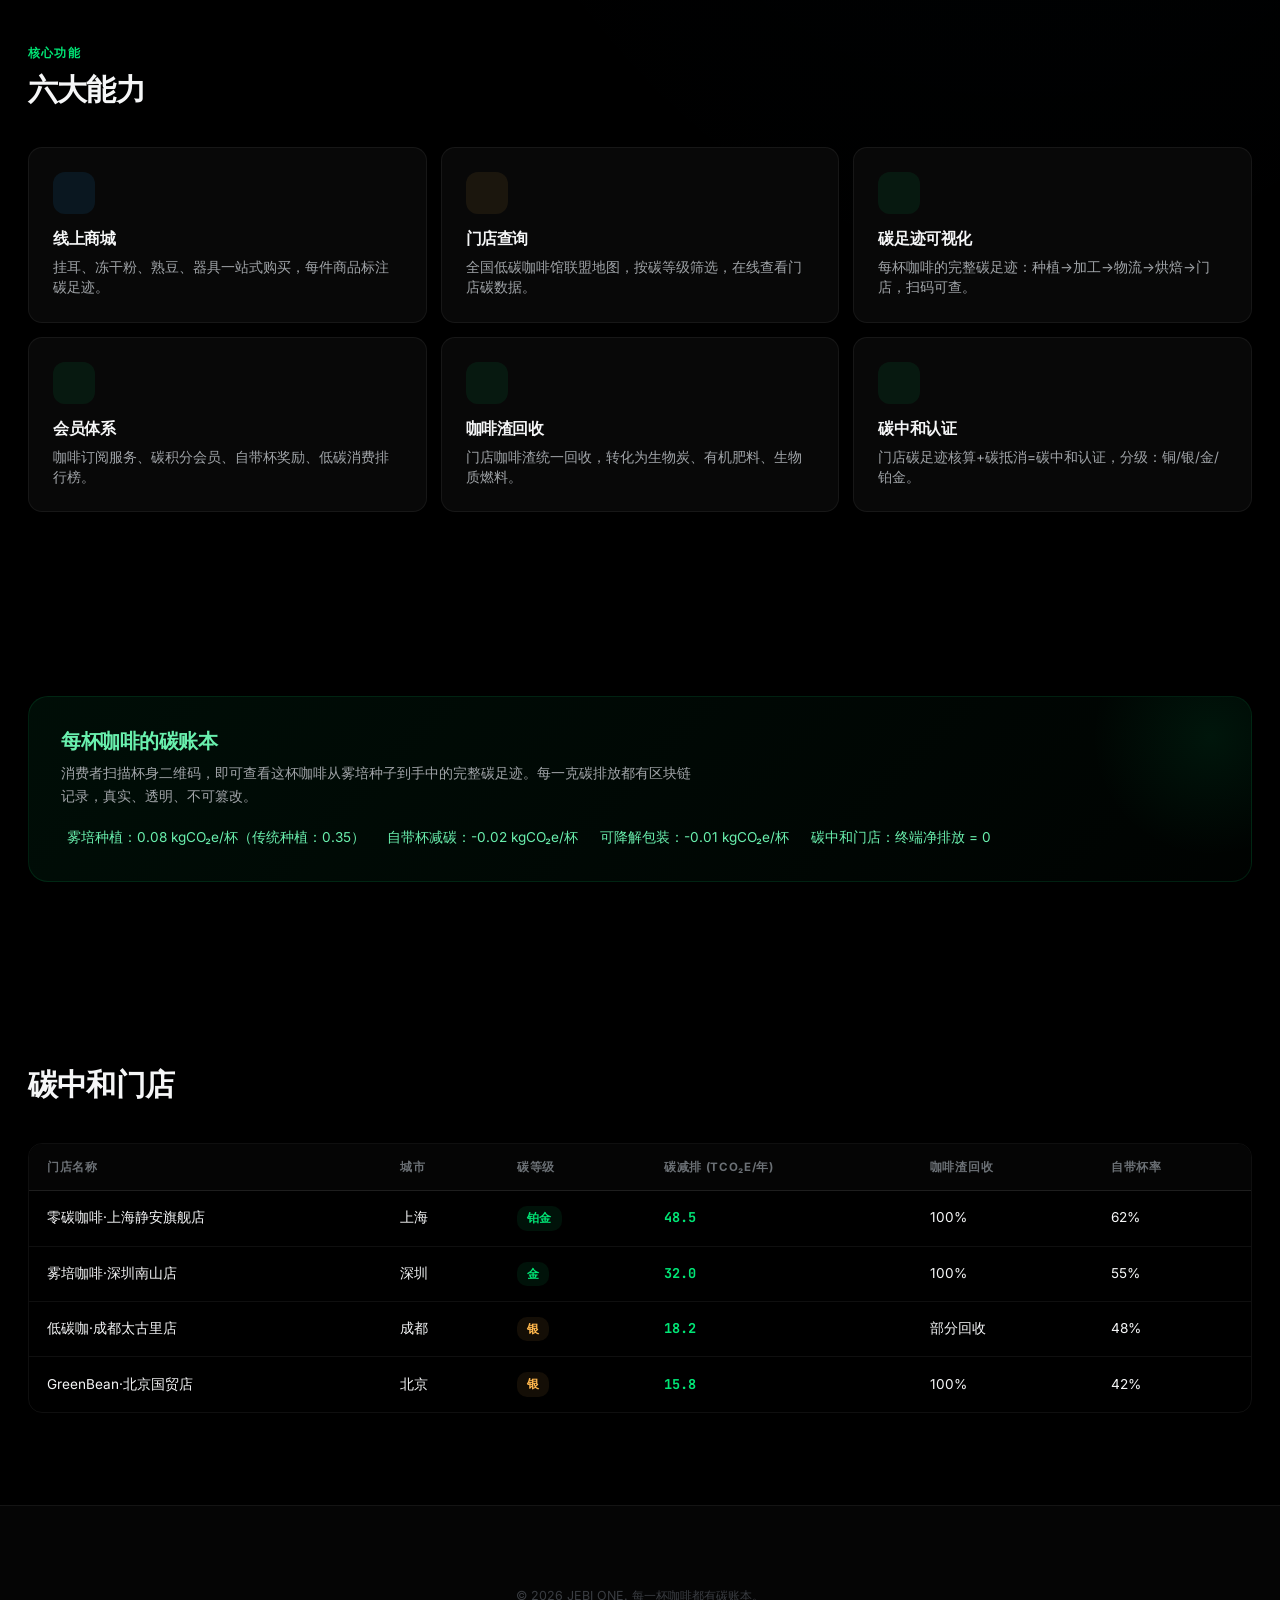
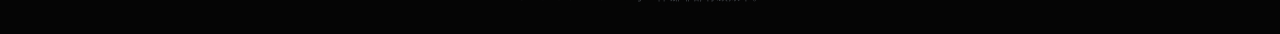
<file: modules/cafe.html>
<!DOCTYPE html>
<html lang="zh-CN">
  <head>
    <meta charset="UTF-8">
    <meta name="viewport" content="width=device-width, initial-scale=1.0">
    <title>低碳咖啡馆 — JEBI ONE</title>
    <link rel="stylesheet" href="../css/style.css?v=3">
    <link href="https://fonts.googleapis.com/css2?family=Inter:wght@400;500;600;700;800;900&family=JetBrains+Mono:wght@400;500;600;700;800&display=swap" rel="stylesheet">
  
    <script src="../js/i18n.js?v=7"></script>
  
    <script>document.addEventListener('click',function(){var s=document.querySelector('.lang-switcher');if(s)s.classList.remove('open')})</script>
  </head>
  <body>
    <nav class="nav">
      <div class="nav-inner">
        <a href="../index.html" class="nav-logo">
          <span>JEBI ONE</span>
        </a>
        <div class="nav-links">
          <a href="../index.html" class="nav-link" data-i18n="nav.home">首页</a>
          <a href="../index.html#modules" class="nav-link" data-i18n="nav.modules">模块</a>
          <a href="../index.html#dashboard" class="nav-link" data-i18n="nav.carbon_data">碳数据</a>
          <div class="lang-switcher">
            <button type="button" class="lang-switcher-btn" onclick="this.parentElement.classList.toggle('open');event.stopPropagation()">
              <svg width="16" height="16" viewBox="0 0 24 24" fill="none" stroke="currentColor" stroke-width="2">
                <circle cx="12" cy="12" r="10"/>
                <path d="M2 12h20M12 2a15.3 15.3 0 0 1 4 10 15.3 15.3 0 0 1-4 10 15.3 15.3 0 0 1-4-10 15.3 15.3 0 0 1 4-10z"/>
              </svg>
              <span class="lang-current">ZH</span>
            </button>
            <div class="lang-switcher-menu">
              <div class="lang-option active" data-lang="zh" onclick="JEBI_I18N.setLang('zh');this.parentElement.parentElement.classList.remove('open')">中文</div>
              <div class="lang-option" data-lang="en" onclick="JEBI_I18N.setLang('en');this.parentElement.parentElement.classList.remove('open')">English</div>
              <div class="lang-option" data-lang="ar" onclick="JEBI_I18N.setLang('ar');this.parentElement.parentElement.classList.remove('open')">العربية</div>
            </div>
          </div>
        </div>
      </div>
    </nav>
    <section class="page-header" style="--ph-glow: rgba(29, 155, 240, 0.08);">
      <div class="container">
        <div class="breadcrumb">
          <a href="../index.html">首页</a>
          <span class="breadcrumb-sep">/</span>
          <span>咖啡馆</span>
        </div>
        <div class="page-header-content">
          <div class="module-icon" style="background: var(--accent-dim);">
          </div>
          <h1>低碳咖啡馆</h1>
          <p class="module-desc">线下低碳咖啡馆联盟+线上咖啡商城。每杯咖啡碳足迹可视化——从种植到杯子的全链条碳排。可降解包装、自带杯减碳奖励、咖啡渣回收计划、碳中和门店认证。</p>
        </div>
      </div>
    </section>
    <section class="container">
      <div class="kpi-row" style="grid-template-columns: repeat(3, 1fr);">
        <div class="kpi" style="--kpi-color: var(--accent);">
          <div class="kpi-icon">
          </div>
          <div class="kpi-val" data-count="120" data-suffix="+">120+</div>
          <div class="kpi-label">联盟门店</div>
        </div>
        <div class="kpi" style="--kpi-color: var(--green);">
          <div class="kpi-icon">
          </div>
          <div class="kpi-val" data-count="680" data-suffix="+">680+</div>
          <div class="kpi-label">低碳商品</div>
        </div>
        <div class="kpi" style="--kpi-color: var(--amber);">
          <div class="kpi-icon">
          </div>
          <div class="kpi-val" data-count="510">510</div>
          <div class="kpi-label">终端碳减排 (tCO₂e)</div>
        </div>
      </div>
    </section>
    <!-- Carbon Footprint Per Cup -->
    <section class="section">
      <div class="container">
        <div class="section-head">
          <div>
            <div class="section-eyebrow">每杯碳账本</div>
            <h2>一杯咖啡的完整碳足迹</h2>
          </div>
        </div>
        <div class="cf-breakdown">
          <div class="cf-step">
            <div class="cf-step-icon">
            </div>
            <div class="cf-step-label">雾培种植</div>
            <div class="cf-step-val green">0.08 kg</div>
          </div>
          <div class="cf-step">
            <div class="cf-step-icon">
            </div>
            <div class="cf-step-label">加工</div>
            <div class="cf-step-val green">0.03 kg</div>
          </div>
          <div class="cf-step">
            <div class="cf-step-icon">
            </div>
            <div class="cf-step-label">物流</div>
            <div class="cf-step-val amber">0.04 kg</div>
          </div>
          <div class="cf-step">
            <div class="cf-step-icon">
            </div>
            <div class="cf-step-label">烘焙</div>
            <div class="cf-step-val amber">0.02 kg</div>
          </div>
          <div class="cf-step">
            <div class="cf-step-icon">
            </div>
            <div class="cf-step-label">终端</div>
            <div class="cf-step-val green">0.01 kg</div>
          </div>
        </div>
        <div style="margin-top: 16px; display: flex; gap: 24px; align-items: center; justify-content: center; flex-wrap: wrap;">
          <div style="text-align: center;">
            <span style="font-size: 0.8rem; color: var(--text-3);">本平台·每杯碳足迹</span>
            <div style="font-size: 1.8rem; font-weight: 900; font-family: var(--font-mono); color: var(--green);">0.18<span style="font-size: 0.9rem; color: var(--text-3);"> kgCO₂e</span>
            </div>
          </div>
          <div style="width: 1px; height: 40px; background: var(--border-2);">
          </div>
          <div style="text-align: center;">
            <span style="font-size: 0.8rem; color: var(--text-3);">传统咖啡·每杯碳足迹</span>
            <div style="font-size: 1.8rem; font-weight: 900; font-family: var(--font-mono); color: var(--red);">0.92<span style="font-size: 0.9rem; color: var(--text-3);"> kgCO₂e</span>
            </div>
          </div>
          <div style="width: 1px; height: 40px; background: var(--border-2);">
          </div>
          <div style="text-align: center;">
            <span style="font-size: 0.8rem; color: var(--green);">碳足迹降低</span>
            <div style="font-size: 1.8rem; font-weight: 900; font-family: var(--font-mono); color: var(--green);">80.4%</div>
          </div>
        </div>
      </div>
    </section>
    <!-- Product Grid -->
    <section class="section">
      <div class="container">
        <div class="section-head">
          <h2>低碳商城 — 热门商品</h2>
        </div>
        <div class="product-grid">
          <div class="product-card animate-in d1">
            <div class="product-img">
            </div>
            <div class="product-body">
              <h4>云南普洱·雾培挂耳咖啡</h4>
              <div class="product-origin">产地：中国云南 · 雾化水培</div>
              <div class="product-carbon"> 碳足迹：0.12 kgCO₂e/杯</div>
              <div class="product-price">¥68<span style="font-size: 0.8rem; color: var(--text-3); font-weight: 400;"> / 10包装</span>
              </div>
            </div>
          </div>
          <div class="product-card animate-in d2">
            <div class="product-img">
            </div>
            <div class="product-body">
              <h4>埃塞·耶加雪菲冻干粉</h4>
              <div class="product-origin">产地：埃塞俄比亚 · 耶加雪菲</div>
              <div class="product-carbon"> 碳足迹：0.18 kgCO₂e/杯</div>
              <div class="product-price">¥128<span style="font-size: 0.8rem; color: var(--text-3); font-weight: 400;"> / 50g</span>
              </div>
            </div>
          </div>
          <div class="product-card animate-in d3">
            <div class="product-img">
            </div>
            <div class="product-body">
              <h4>哥伦比亚·慧兰熟豆</h4>
              <div class="product-origin">产地：哥伦比亚 · 慧兰产区</div>
              <div class="product-carbon"> 碳足迹：0.15 kgCO₂e/杯</div>
              <div class="product-price">¥158<span style="font-size: 0.8rem; color: var(--text-3); font-weight: 400;"> / 250g</span>
              </div>
            </div>
          </div>
          <div class="product-card animate-in d4">
            <div class="product-img">
            </div>
            <div class="product-body">
              <h4>零碳咖啡套装·礼盒</h4>
              <div class="product-origin">多产地 · 碳中和认证</div>
              <div class="product-carbon" style="color: var(--green-hi);"> 碳足迹：0.00 kgCO₂e（已抵消）</div>
              <div class="product-price">¥298<span style="font-size: 0.8rem; color: var(--text-3); font-weight: 400;"> / 礼盒</span>
              </div>
            </div>
          </div>
        </div>
      </div>
    </section>
    <!-- Features -->
    <section class="section">
      <div class="container">
        <div class="section-head">
          <div>
            <div class="section-eyebrow">核心功能</div>
            <h2>六大能力</h2>
          </div>
        </div>
        <div class="feature-grid">
          <div class="feature-card animate-in d1">
            <div class="feature-card-icon blue">
            </div>
            <h4>线上商城</h4>
            <p>挂耳、冻干粉、熟豆、器具一站式购买，每件商品标注碳足迹。</p>
          </div>
          <div class="feature-card animate-in d2">
            <div class="feature-card-icon amber">
            </div>
            <h4>门店查询</h4>
            <p>全国低碳咖啡馆联盟地图，按碳等级筛选，在线查看门店碳数据。</p>
          </div>
          <div class="feature-card animate-in d3">
            <div class="feature-card-icon green">
            </div>
            <h4>碳足迹可视化</h4>
            <p>每杯咖啡的完整碳足迹：种植→加工→物流→烘焙→门店，扫码可查。</p>
          </div>
          <div class="feature-card animate-in d4">
            <div class="feature-card-icon green">
            </div>
            <h4>会员体系</h4>
            <p>咖啡订阅服务、碳积分会员、自带杯奖励、低碳消费排行榜。</p>
          </div>
          <div class="feature-card animate-in d5">
            <div class="feature-card-icon green">
            </div>
            <h4>咖啡渣回收</h4>
            <p>门店咖啡渣统一回收，转化为生物炭、有机肥料、生物质燃料。</p>
          </div>
          <div class="feature-card animate-in d6">
            <div class="feature-card-icon green">
            </div>
            <h4>碳中和认证</h4>
            <p>门店碳足迹核算+碳抵消=碳中和认证，分级：铜/银/金/铂金。</p>
          </div>
        </div>
      </div>
    </section>
    <section class="section">
      <div class="container">
        <div class="lc-banner">
          <h3> 每杯咖啡的碳账本</h3>
          <p>消费者扫描杯身二维码，即可查看这杯咖啡从雾培种子到手中的完整碳足迹。每一克碳排放都有区块链记录，真实、透明、不可篡改。</p>
          <ul>
            <li>雾培种植：0.08 kgCO₂e/杯（传统种植：0.35）</li>
            <li>自带杯减碳：-0.02 kgCO₂e/杯</li>
            <li>可降解包装：-0.01 kgCO₂e/杯</li>
            <li>碳中和门店：终端净排放 = 0</li>
          </ul>
        </div>
      </div>
    </section>
    <!-- Stores Table -->
    <section class="section">
      <div class="container">
        <div class="section-head">
          <h2>碳中和门店</h2>
        </div>
        <div class="table-wrap">
          <table class="data-table">
            <thead>
              <tr>
                <th>门店名称</th>
                <th>城市</th>
                <th>碳等级</th>
                <th>碳减排 (tCO₂e/年)</th>
                <th>咖啡渣回收</th>
                <th>自带杯率</th>
              </tr>
            </thead>
            <tbody>
              <tr>
                <td>零碳咖啡·上海静安旗舰店</td>
                <td>上海</td>
                <td>
                  <span class="pill green">铂金</span>
                </td>
                <td class="hl">48.5</td>
                <td> 100%</td>
                <td>62%</td>
              </tr>
              <tr>
                <td>雾培咖啡·深圳南山店</td>
                <td>深圳</td>
                <td>
                  <span class="pill green">金</span>
                </td>
                <td class="hl">32.0</td>
                <td> 100%</td>
                <td>55%</td>
              </tr>
              <tr>
                <td>低碳咖·成都太古里店</td>
                <td>成都</td>
                <td>
                  <span class="pill amber">银</span>
                </td>
                <td class="hl">18.2</td>
                <td>部分回收</td>
                <td>48%</td>
              </tr>
              <tr>
                <td>GreenBean·北京国贸店</td>
                <td>北京</td>
                <td>
                  <span class="pill amber">银</span>
                </td>
                <td class="hl">15.8</td>
                <td> 100%</td>
                <td>42%</td>
              </tr>
            </tbody>
          </table>
        </div>
      </div>
    </section>
    <footer class="footer">
      <div class="container">
        <div class="footer-bottom" style="border: none; justify-content: center;">
          <p>&copy; 2026 JEBI ONE. 每一杯咖啡都有碳账本。</p>
        </div>
      </div>
    </footer><script src="../js/main.js?v=7">
    </script>
  </body>
</html>
</file>
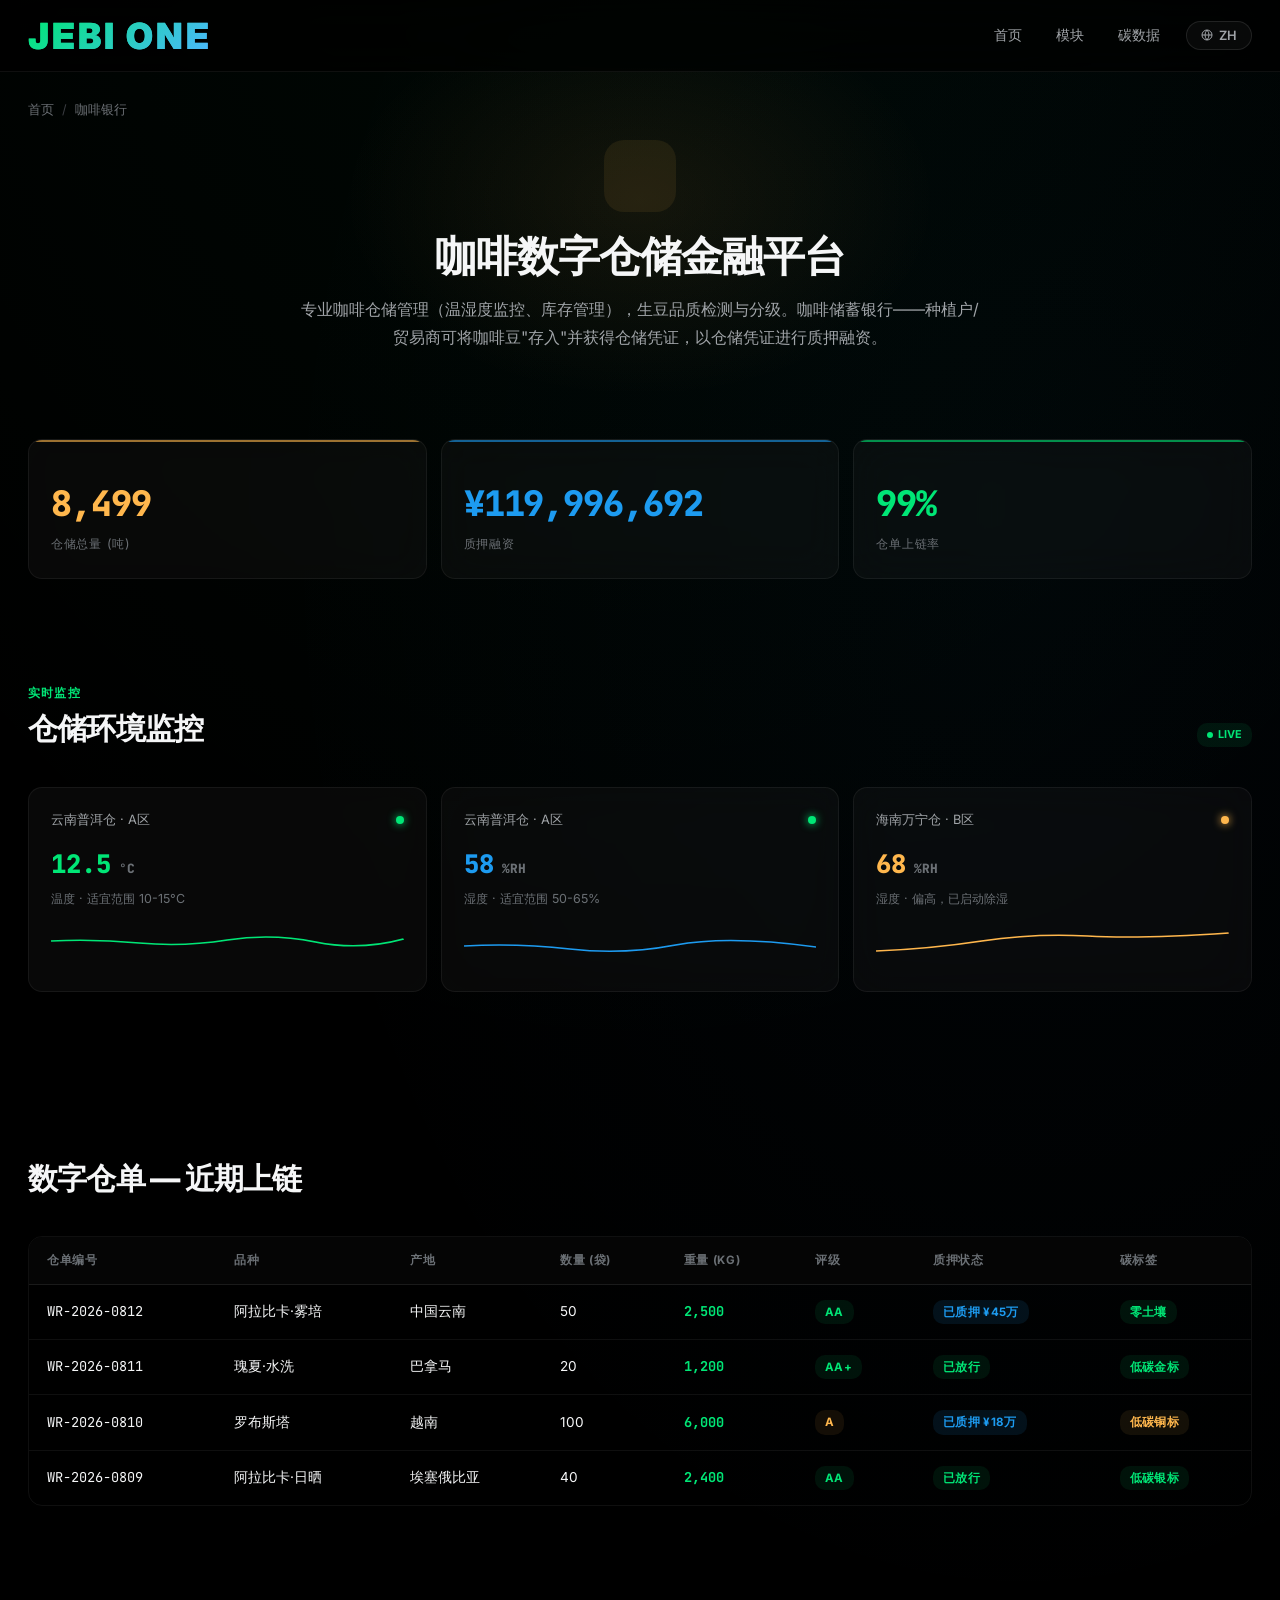
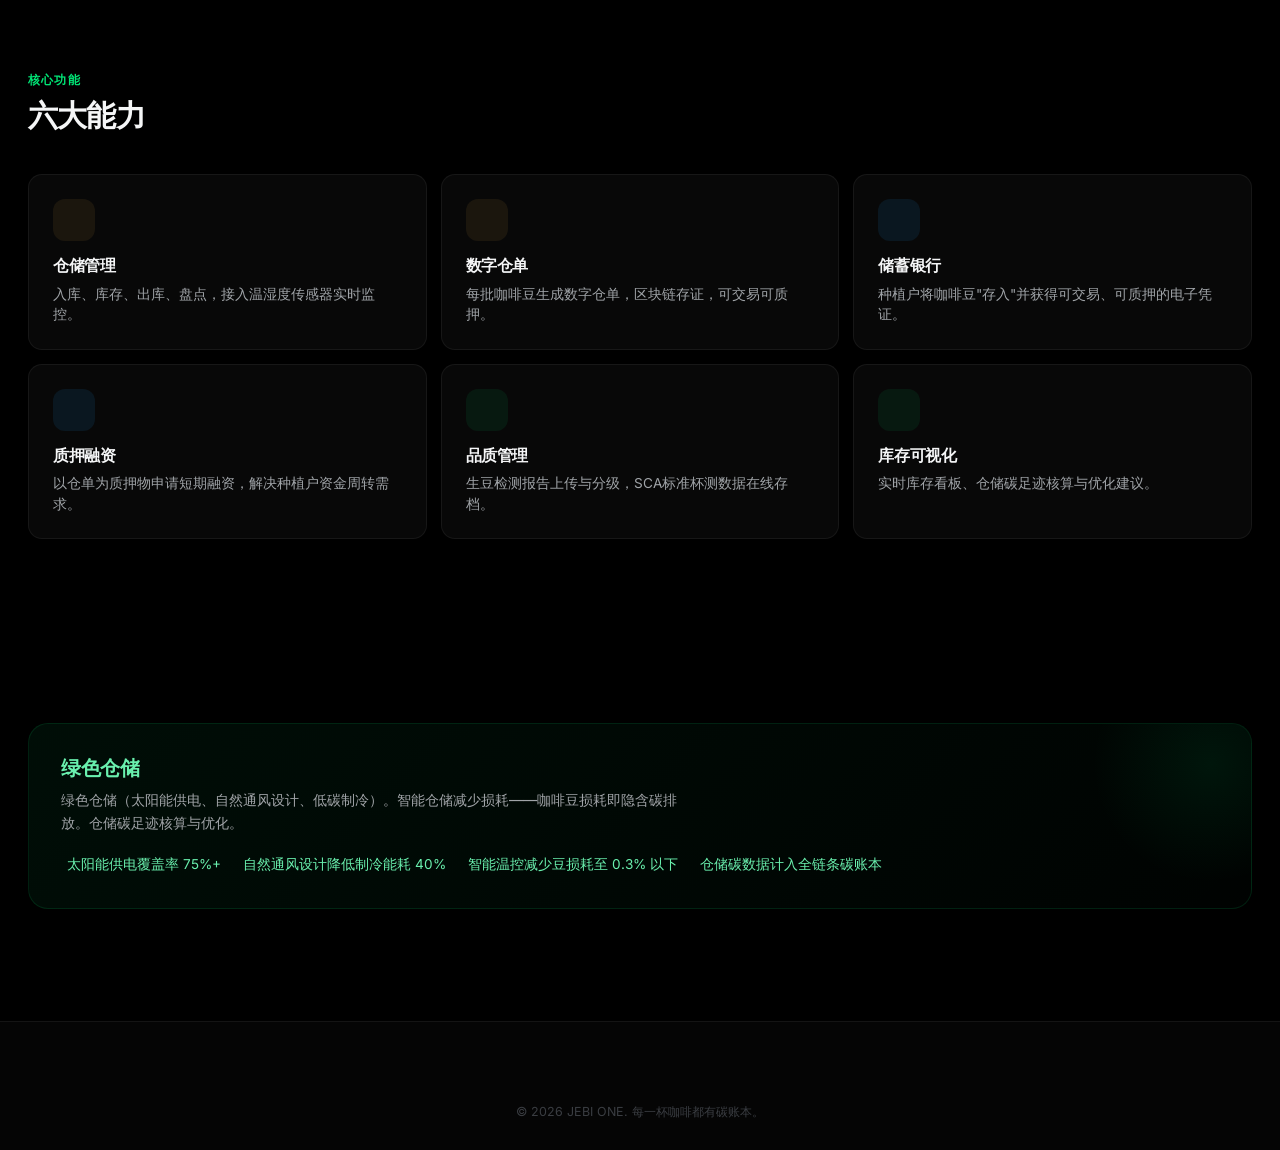
<file: modules/coffee-bank.html>
<!DOCTYPE html>
<html lang="zh-CN">
  <head>
    <meta charset="UTF-8">
    <meta name="viewport" content="width=device-width, initial-scale=1.0">
    <title>咖啡储蓄银行 — JEBI ONE</title>
    <link rel="stylesheet" href="../css/style.css?v=3">
    <link href="https://fonts.googleapis.com/css2?family=Inter:wght@400;500;600;700;800;900&family=JetBrains+Mono:wght@400;500;600;700;800&display=swap" rel="stylesheet">
  
    <script src="../js/i18n.js?v=7"></script>
  
    <script>document.addEventListener('click',function(){var s=document.querySelector('.lang-switcher');if(s)s.classList.remove('open')})</script>
  </head>
  <body>
    <nav class="nav">
      <div class="nav-inner">
        <a href="../index.html" class="nav-logo">
          <span>JEBI ONE</span>
        </a>
        <div class="nav-links">
          <a href="../index.html" class="nav-link" data-i18n="nav.home">首页</a>
          <a href="../index.html#modules" class="nav-link" data-i18n="nav.modules">模块</a>
          <a href="../index.html#dashboard" class="nav-link" data-i18n="nav.carbon_data">碳数据</a>
          <div class="lang-switcher">
            <button type="button" class="lang-switcher-btn" onclick="this.parentElement.classList.toggle('open');event.stopPropagation()">
              <svg width="16" height="16" viewBox="0 0 24 24" fill="none" stroke="currentColor" stroke-width="2">
                <circle cx="12" cy="12" r="10"/>
                <path d="M2 12h20M12 2a15.3 15.3 0 0 1 4 10 15.3 15.3 0 0 1-4 10 15.3 15.3 0 0 1-4-10 15.3 15.3 0 0 1 4-10z"/>
              </svg>
              <span class="lang-current">ZH</span>
            </button>
            <div class="lang-switcher-menu">
              <div class="lang-option active" data-lang="zh" onclick="JEBI_I18N.setLang('zh');this.parentElement.parentElement.classList.remove('open')">中文</div>
              <div class="lang-option" data-lang="en" onclick="JEBI_I18N.setLang('en');this.parentElement.parentElement.classList.remove('open')">English</div>
              <div class="lang-option" data-lang="ar" onclick="JEBI_I18N.setLang('ar');this.parentElement.parentElement.classList.remove('open')">العربية</div>
            </div>
          </div>
        </div>
      </div>
    </nav>
    <section class="page-header" style="--ph-glow: rgba(255, 183, 77, 0.08);">
      <div class="container">
        <div class="breadcrumb">
          <a href="../index.html">首页</a>
          <span class="breadcrumb-sep">/</span>
          <span>咖啡银行</span>
        </div>
        <div class="page-header-content">
          <div class="module-icon" style="background: var(--amber-dim);">
          </div>
          <h1>咖啡数字仓储金融平台</h1>
          <p class="module-desc">专业咖啡仓储管理（温湿度监控、库存管理），生豆品质检测与分级。咖啡储蓄银行——种植户/贸易商可将咖啡豆"存入"并获得仓储凭证，以仓储凭证进行质押融资。</p>
        </div>
      </div>
    </section>
    <section class="container">
      <div class="kpi-row" style="grid-template-columns: repeat(3, 1fr);">
        <div class="kpi" style="--kpi-color: var(--amber);">
          <div class="kpi-icon">
          </div>
          <div class="kpi-val" data-count="8500">8,500</div>
          <div class="kpi-label">仓储总量 (吨)</div>
        </div>
        <div class="kpi" style="--kpi-color: var(--accent);">
          <div class="kpi-icon">
          </div>
          <div class="kpi-val" data-count="120000000" data-prefix="¥" data-suffix="">¥1.2亿</div>
          <div class="kpi-label">质押融资</div>
        </div>
        <div class="kpi" style="--kpi-color: var(--green);">
          <div class="kpi-icon">
          </div>
          <div class="kpi-val" data-count="100" data-suffix="%">100%</div>
          <div class="kpi-label">仓单上链率</div>
        </div>
      </div>
    </section>
    <!-- Storage Monitor -->
    <section class="section">
      <div class="container">
        <div class="section-head">
          <div>
            <div class="section-eyebrow">实时监控</div>
            <h2>仓储环境监控</h2>
          </div>
          <span class="panel-badge live">LIVE</span>
        </div>
        <div class="storage-grid">
          <div class="storage-cell animate-in d1">
            <div class="storage-cell-head">
              <span class="storage-cell-label">云南普洱仓 · A区</span>
              <span class="storage-cell-dot ok">
              </span>
            </div>
            <div class="storage-cell-val" style="color: var(--green);">12.5<span style="font-size: 0.8rem; color: var(--text-3);"> °C</span>
            </div>
            <div class="storage-cell-unit">温度 · 适宜范围 10-15°C</div>
            <svg class="sparkline" viewBox="0 0 200 40" preserveAspectRatio="none" style="margin-top: 12px;">
              <path d="M 0 20 Q 25 18 50 22 T 100 19 T 150 21 T 200 18" fill="none" stroke="var(--green)" stroke-width="1.5"/>
            </svg>
          </div>
          <div class="storage-cell animate-in d2">
            <div class="storage-cell-head">
              <span class="storage-cell-label">云南普洱仓 · A区</span>
              <span class="storage-cell-dot ok">
              </span>
            </div>
            <div class="storage-cell-val" style="color: var(--accent);">58<span style="font-size: 0.8rem; color: var(--text-3);"> %RH</span>
            </div>
            <div class="storage-cell-unit">湿度 · 适宜范围 50-65%</div>
            <svg class="sparkline" viewBox="0 0 200 40" preserveAspectRatio="none" style="margin-top: 12px;">
              <path d="M 0 25 Q 30 22 60 28 T 120 24 T 200 26" fill="none" stroke="var(--accent)" stroke-width="1.5"/>
            </svg>
          </div>
          <div class="storage-cell animate-in d3">
            <div class="storage-cell-head">
              <span class="storage-cell-label">海南万宁仓 · B区</span>
              <span class="storage-cell-dot warn">
              </span>
            </div>
            <div class="storage-cell-val" style="color: var(--amber);">68<span style="font-size: 0.8rem; color: var(--text-3);"> %RH</span>
            </div>
            <div class="storage-cell-unit">湿度 · 偏高，已启动除湿</div>
            <svg class="sparkline" viewBox="0 0 200 40" preserveAspectRatio="none" style="margin-top: 12px;">
              <path d="M 0 30 Q 30 28 60 20 T 120 15 T 200 12" fill="none" stroke="var(--amber)" stroke-width="1.5"/>
            </svg>
          </div>
        </div>
      </div>
    </section>
    <!-- Warehouse Receipt Table -->
    <section class="section">
      <div class="container">
        <div class="section-head">
          <h2>数字仓单 — 近期上链</h2>
        </div>
        <div class="table-wrap">
          <table class="data-table">
            <thead>
              <tr>
                <th>仓单编号</th>
                <th>品种</th>
                <th>产地</th>
                <th>数量 (袋)</th>
                <th>重量 (kg)</th>
                <th>评级</th>
                <th>质押状态</th>
                <th>碳标签</th>
              </tr>
            </thead>
            <tbody>
              <tr>
                <td class="mono">WR-2026-0812</td>
                <td>阿拉比卡·雾培</td>
                <td>中国云南</td>
                <td>50</td>
                <td class="hl">2,500</td>
                <td>
                  <span class="pill green">AA</span>
                </td>
                <td>
                  <span class="pill blue">已质押 ¥45万</span>
                </td>
                <td>
                  <span class="pill green">零土壤</span>
                </td>
              </tr>
              <tr>
                <td class="mono">WR-2026-0811</td>
                <td>瑰夏·水洗</td>
                <td>巴拿马</td>
                <td>20</td>
                <td class="hl">1,200</td>
                <td>
                  <span class="pill green">AA+</span>
                </td>
                <td>
                  <span class="pill green">已放行</span>
                </td>
                <td>
                  <span class="pill green">低碳金标</span>
                </td>
              </tr>
              <tr>
                <td class="mono">WR-2026-0810</td>
                <td>罗布斯塔</td>
                <td>越南</td>
                <td>100</td>
                <td class="hl">6,000</td>
                <td>
                  <span class="pill amber">A</span>
                </td>
                <td>
                  <span class="pill blue">已质押 ¥18万</span>
                </td>
                <td>
                  <span class="pill amber">低碳铜标</span>
                </td>
              </tr>
              <tr>
                <td class="mono">WR-2026-0809</td>
                <td>阿拉比卡·日晒</td>
                <td>埃塞俄比亚</td>
                <td>40</td>
                <td class="hl">2,400</td>
                <td>
                  <span class="pill green">AA</span>
                </td>
                <td>
                  <span class="pill green">已放行</span>
                </td>
                <td>
                  <span class="pill green">低碳银标</span>
                </td>
              </tr>
            </tbody>
          </table>
        </div>
      </div>
    </section>
    <!-- Features -->
    <section class="section">
      <div class="container">
        <div class="section-head">
          <div>
            <div class="section-eyebrow">核心功能</div>
            <h2>六大能力</h2>
          </div>
        </div>
        <div class="feature-grid">
          <div class="feature-card animate-in d1">
            <div class="feature-card-icon amber">
            </div>
            <h4>仓储管理</h4>
            <p>入库、库存、出库、盘点，接入温湿度传感器实时监控。</p>
          </div>
          <div class="feature-card animate-in d2">
            <div class="feature-card-icon amber">
            </div>
            <h4>数字仓单</h4>
            <p>每批咖啡豆生成数字仓单，区块链存证，可交易可质押。</p>
          </div>
          <div class="feature-card animate-in d3">
            <div class="feature-card-icon blue">
            </div>
            <h4>储蓄银行</h4>
            <p>种植户将咖啡豆"存入"并获得可交易、可质押的电子凭证。</p>
          </div>
          <div class="feature-card animate-in d4">
            <div class="feature-card-icon blue">
            </div>
            <h4>质押融资</h4>
            <p>以仓单为质押物申请短期融资，解决种植户资金周转需求。</p>
          </div>
          <div class="feature-card animate-in d5">
            <div class="feature-card-icon green">
            </div>
            <h4>品质管理</h4>
            <p>生豆检测报告上传与分级，SCA标准杯测数据在线存档。</p>
          </div>
          <div class="feature-card animate-in d6">
            <div class="feature-card-icon green">
            </div>
            <h4>库存可视化</h4>
            <p>实时库存看板、仓储碳足迹核算与优化建议。</p>
          </div>
        </div>
      </div>
    </section>
    <section class="section">
      <div class="container">
        <div class="lc-banner">
          <h3> 绿色仓储</h3>
          <p>绿色仓储（太阳能供电、自然通风设计、低碳制冷）。智能仓储减少损耗——咖啡豆损耗即隐含碳排放。仓储碳足迹核算与优化。</p>
          <ul>
            <li>太阳能供电覆盖率 75%+</li>
            <li>自然通风设计降低制冷能耗 40%</li>
            <li>智能温控减少豆损耗至 0.3% 以下</li>
            <li>仓储碳数据计入全链条碳账本</li>
          </ul>
        </div>
      </div>
    </section>
    <footer class="footer">
      <div class="container">
        <div class="footer-bottom" style="border: none; justify-content: center;">
          <p>&copy; 2026 JEBI ONE. 每一杯咖啡都有碳账本。</p>
        </div>
      </div>
    </footer><script src="../js/main.js?v=7">
    </script>
  </body>
</html>
</file>
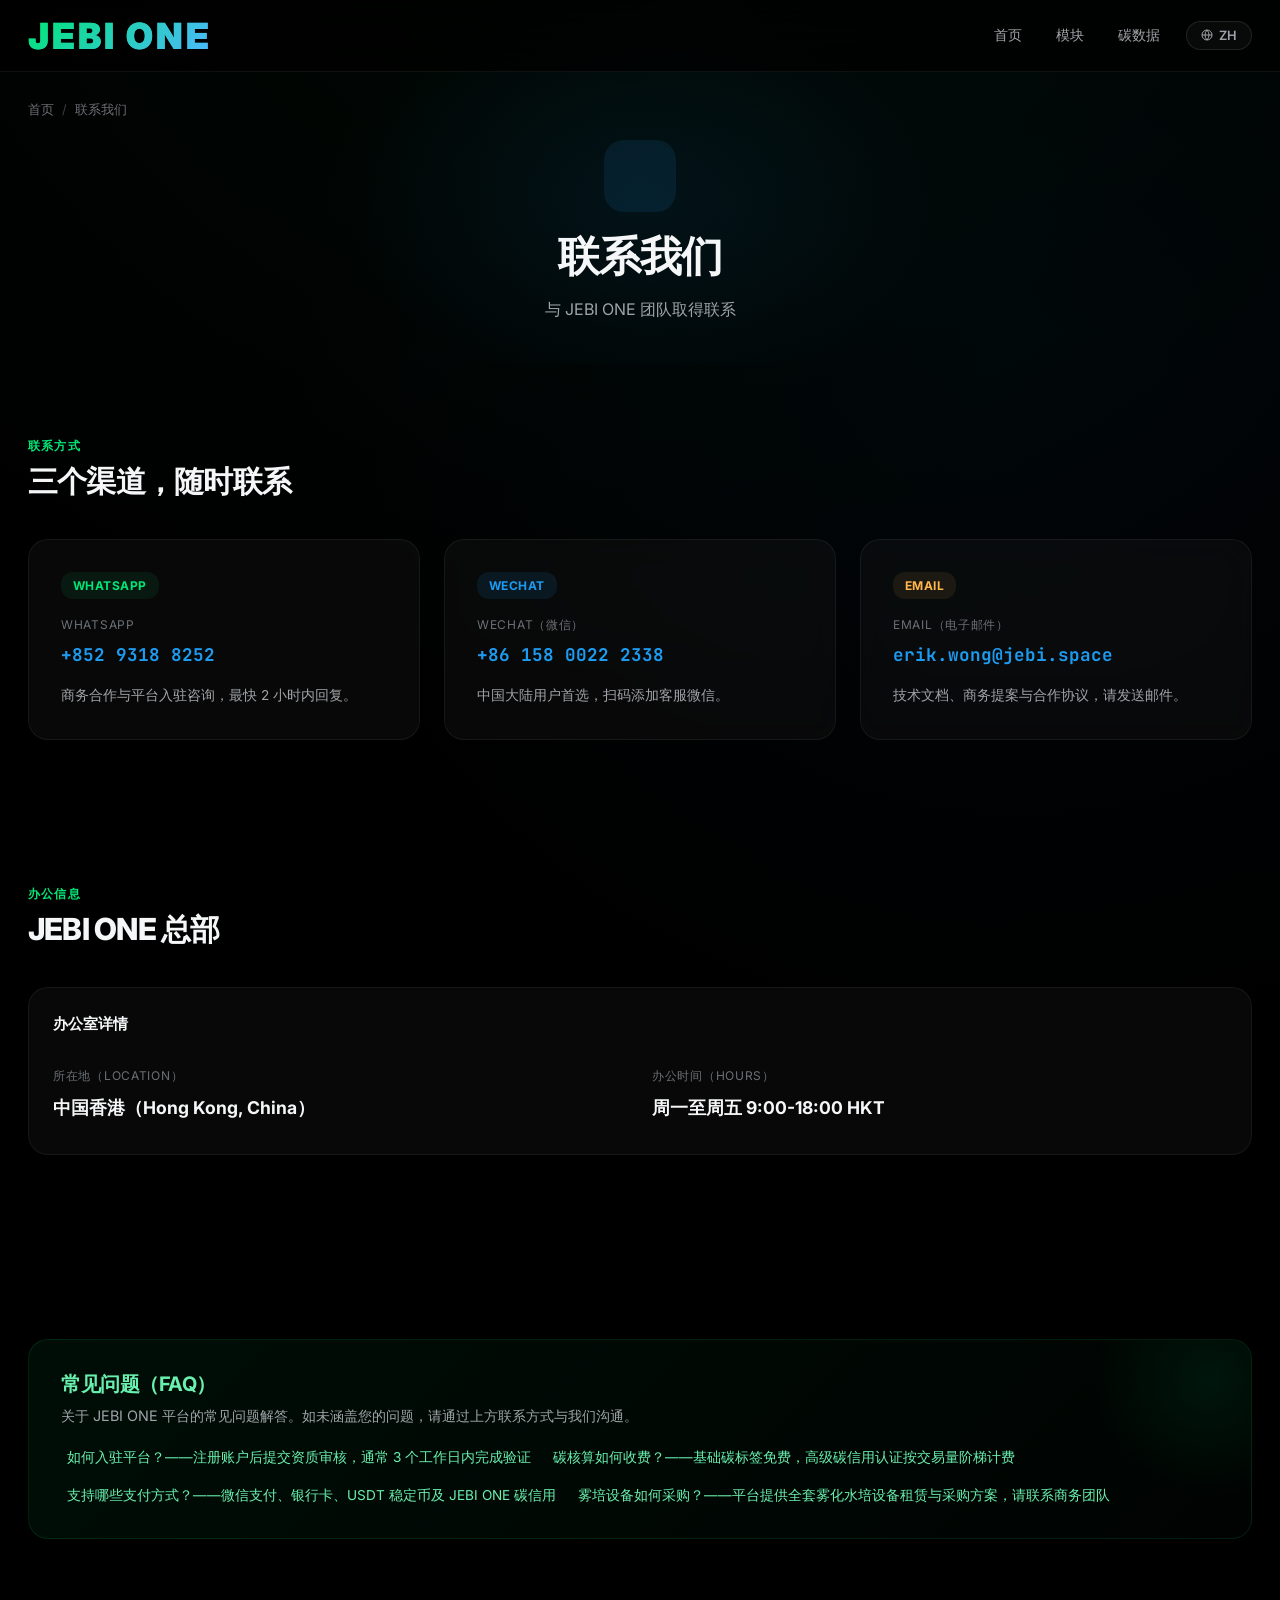
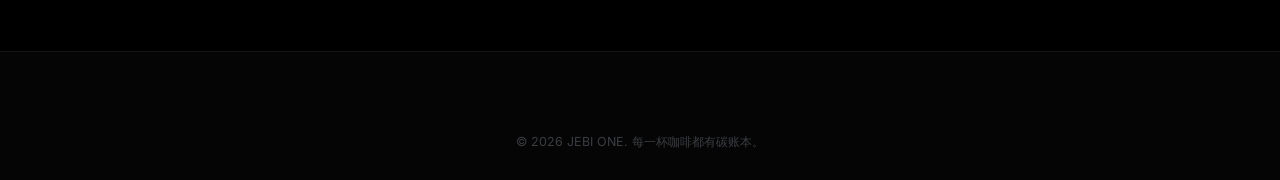
<file: modules/contact.html>
<!DOCTYPE html>
<html lang="zh-CN">
  <head>
    <meta charset="UTF-8">
    <meta name="viewport" content="width=device-width, initial-scale=1.0">
    <title>联系我们 — JEBI ONE</title>
    <link rel="stylesheet" href="../css/style.css?v=3">
    <link href="https://fonts.googleapis.com/css2?family=Inter:wght@400;500;600;700;800;900&family=JetBrains+Mono:wght@400;500;600;700;800&display=swap" rel="stylesheet">
  
    <script src="../js/i18n.js?v=7"></script>
  
    <script>document.addEventListener('click',function(){var s=document.querySelector('.lang-switcher');if(s)s.classList.remove('open')})</script>
  </head>
  <body>
    <nav class="nav">
      <div class="nav-inner">
        <a href="../index.html" class="nav-logo">
          <span>JEBI ONE</span>
        </a>
        <div class="nav-links">
          <a href="../index.html" class="nav-link" data-i18n="nav.home">首页</a>
          <a href="../index.html#modules" class="nav-link" data-i18n="nav.modules">模块</a>
          <a href="../index.html#dashboard" class="nav-link" data-i18n="nav.carbon">碳数据</a>
          <div class="lang-switcher">
            <button type="button" class="lang-switcher-btn" onclick="this.parentElement.classList.toggle('open');event.stopPropagation()">
              <svg width="16" height="16" viewBox="0 0 24 24" fill="none" stroke="currentColor" stroke-width="2">
                <circle cx="12" cy="12" r="10"/>
                <path d="M2 12h20M12 2a15.3 15.3 0 0 1 4 10 15.3 15.3 0 0 1-4 10 15.3 15.3 0 0 1-4-10 15.3 15.3 0 0 1 4-10z"/>
              </svg>
              <span class="lang-current">ZH</span>
            </button>
            <div class="lang-switcher-menu">
              <div class="lang-option active" data-lang="zh" onclick="JEBI_I18N.setLang('zh');this.parentElement.parentElement.classList.remove('open')">中文</div>
              <div class="lang-option" data-lang="en" onclick="JEBI_I18N.setLang('en');this.parentElement.parentElement.classList.remove('open')">English</div>
              <div class="lang-option" data-lang="ar" onclick="JEBI_I18N.setLang('ar');this.parentElement.parentElement.classList.remove('open')">العربية</div>
            </div>
          </div>
        </div>
      </div>
    </nav>
    <section class="page-header" style="--ph-glow: rgba(29, 155, 240, 0.08);">
      <div class="container">
        <div class="breadcrumb">
          <a href="../index.html" data-i18n="breadcrumb.home">首页</a>
          <span class="breadcrumb-sep">/</span>
          <span data-i18n="contact.breadcrumb">联系我们</span>
        </div>
        <div class="page-header-content">
          <div class="module-icon" style="background: var(--accent-dim);">
          </div>
          <h1 data-i18n="contact.title">联系我们（Contact Us）</h1>
          <p class="module-desc" data-i18n="contact.desc">
            与 JEBI ONE 团队取得联系。无论是商务合作、技术咨询还是平台入驻，我们随时待命。
          </p>
        </div>
      </div>
    </section>
    <!-- Contact Channels -->
    <section class="section">
      <div class="container">
        <div class="section-head">
          <div>
            <div class="section-eyebrow" data-i18n="contact.channels.eyebrow">联系方式</div>
            <h2 data-i18n="contact.channels.title">三个渠道，随时联系</h2>
          </div>
        </div>
        <div class="contact-grid" style="grid-template-columns: repeat(3, 1fr);">
          <div class="contact-card animate-in d1">
            <span class="contact-channel green" data-i18n="contact.channel1.badge">WhatsApp</span>
            <div class="contact-label" data-i18n="contact.channel1.label">WhatsApp</div>
            <div class="contact-value">+852 9318 8252</div>
            <div class="contact-desc" data-i18n="contact.channel1.desc">商务合作与平台入驻咨询，最快 2 小时内回复。</div>
          </div>
          <div class="contact-card animate-in d2">
            <span class="contact-channel blue" data-i18n="contact.channel2.badge">WeChat</span>
            <div class="contact-label" data-i18n="contact.channel2.label">WeChat（微信）</div>
            <div class="contact-value">+86 158 0022 2338</div>
            <div class="contact-desc" data-i18n="contact.channel2.desc">中国大陆用户首选，扫码添加客服微信。</div>
          </div>
          <div class="contact-card animate-in d3">
            <span class="contact-channel amber" data-i18n="contact.channel3.badge">Email</span>
            <div class="contact-label" data-i18n="contact.channel3.label">Email（电子邮件）</div>
            <div class="contact-value">erik.wong@jebi.space</div>
            <div class="contact-desc" data-i18n="contact.channel3.desc">技术文档、商务提案与合作协议，请发送邮件。</div>
          </div>
        </div>
      </div>
    </section>
    <!-- Office Info -->
    <section class="section">
      <div class="container">
        <div class="section-head">
          <div>
            <div class="section-eyebrow" data-i18n="contact.office.eyebrow">办公信息</div>
            <h2 data-i18n="contact.office.title">JEBI ONE 总部</h2>
          </div>
        </div>
        <div class="panel animate-in d1">
          <div class="panel-head">
            <span class="panel-title" data-i18n="contact.office.panel">办公室详情</span>
          </div>
          <div style="display: grid; grid-template-columns: 1fr 1fr; gap: 24px; padding: 8px 0;">
            <div>
              <div style="font-size: 0.75rem; color: var(--text-3); text-transform: uppercase; letter-spacing: 0.06em; margin-bottom: 8px;" data-i18n="contact.office.location.label">所在地（Location）</div>
              <div style="font-size: 1.1rem; font-weight: 700; color: var(--text-1);" data-i18n="contact.office.location.value">中国香港（Hong Kong, China）</div>
            </div>
            <div>
              <div style="font-size: 0.75rem; color: var(--text-3); text-transform: uppercase; letter-spacing: 0.06em; margin-bottom: 8px;" data-i18n="contact.office.hours.label">办公时间（Hours）</div>
              <div style="font-size: 1.1rem; font-weight: 700; color: var(--text-1);" data-i18n="contact.office.hours.value">周一至周五 9:00-18:00 HKT</div>
            </div>
          </div>
        </div>
      </div>
    </section>
    <!-- FAQ -->
    <section class="section">
      <div class="container">
        <div class="lc-banner">
          <h3 data-i18n="contact.faq.title">常见问题（FAQ）</h3>
          <p data-i18n="contact.faq.desc">关于 JEBI ONE 平台的常见问题解答。如未涵盖您的问题，请通过上方联系方式与我们沟通。</p>
          <ul>
            <li data-i18n="contact.faq.item1">如何入驻平台？——注册账户后提交资质审核，通常 3 个工作日内完成验证</li>
            <li data-i18n="contact.faq.item2">碳核算如何收费？——基础碳标签免费，高级碳信用认证按交易量阶梯计费</li>
            <li data-i18n="contact.faq.item3">支持哪些支付方式？——微信支付、银行卡、USDT 稳定币及 JEBI ONE 碳信用</li>
            <li data-i18n="contact.faq.item4">雾培设备如何采购？——平台提供全套雾化水培设备租赁与采购方案，请联系商务团队</li>
          </ul>
        </div>
      </div>
    </section>
    <footer class="footer">
      <div class="container">
        <div class="footer-bottom" style="border: none; justify-content: center;">
          <p>&copy; 2026 JEBI ONE. 每一杯咖啡都有碳账本。</p>
        </div>
      </div>
    </footer><script src="../js/main.js?v=7">
    </script>
  </body>
</html>
</file>
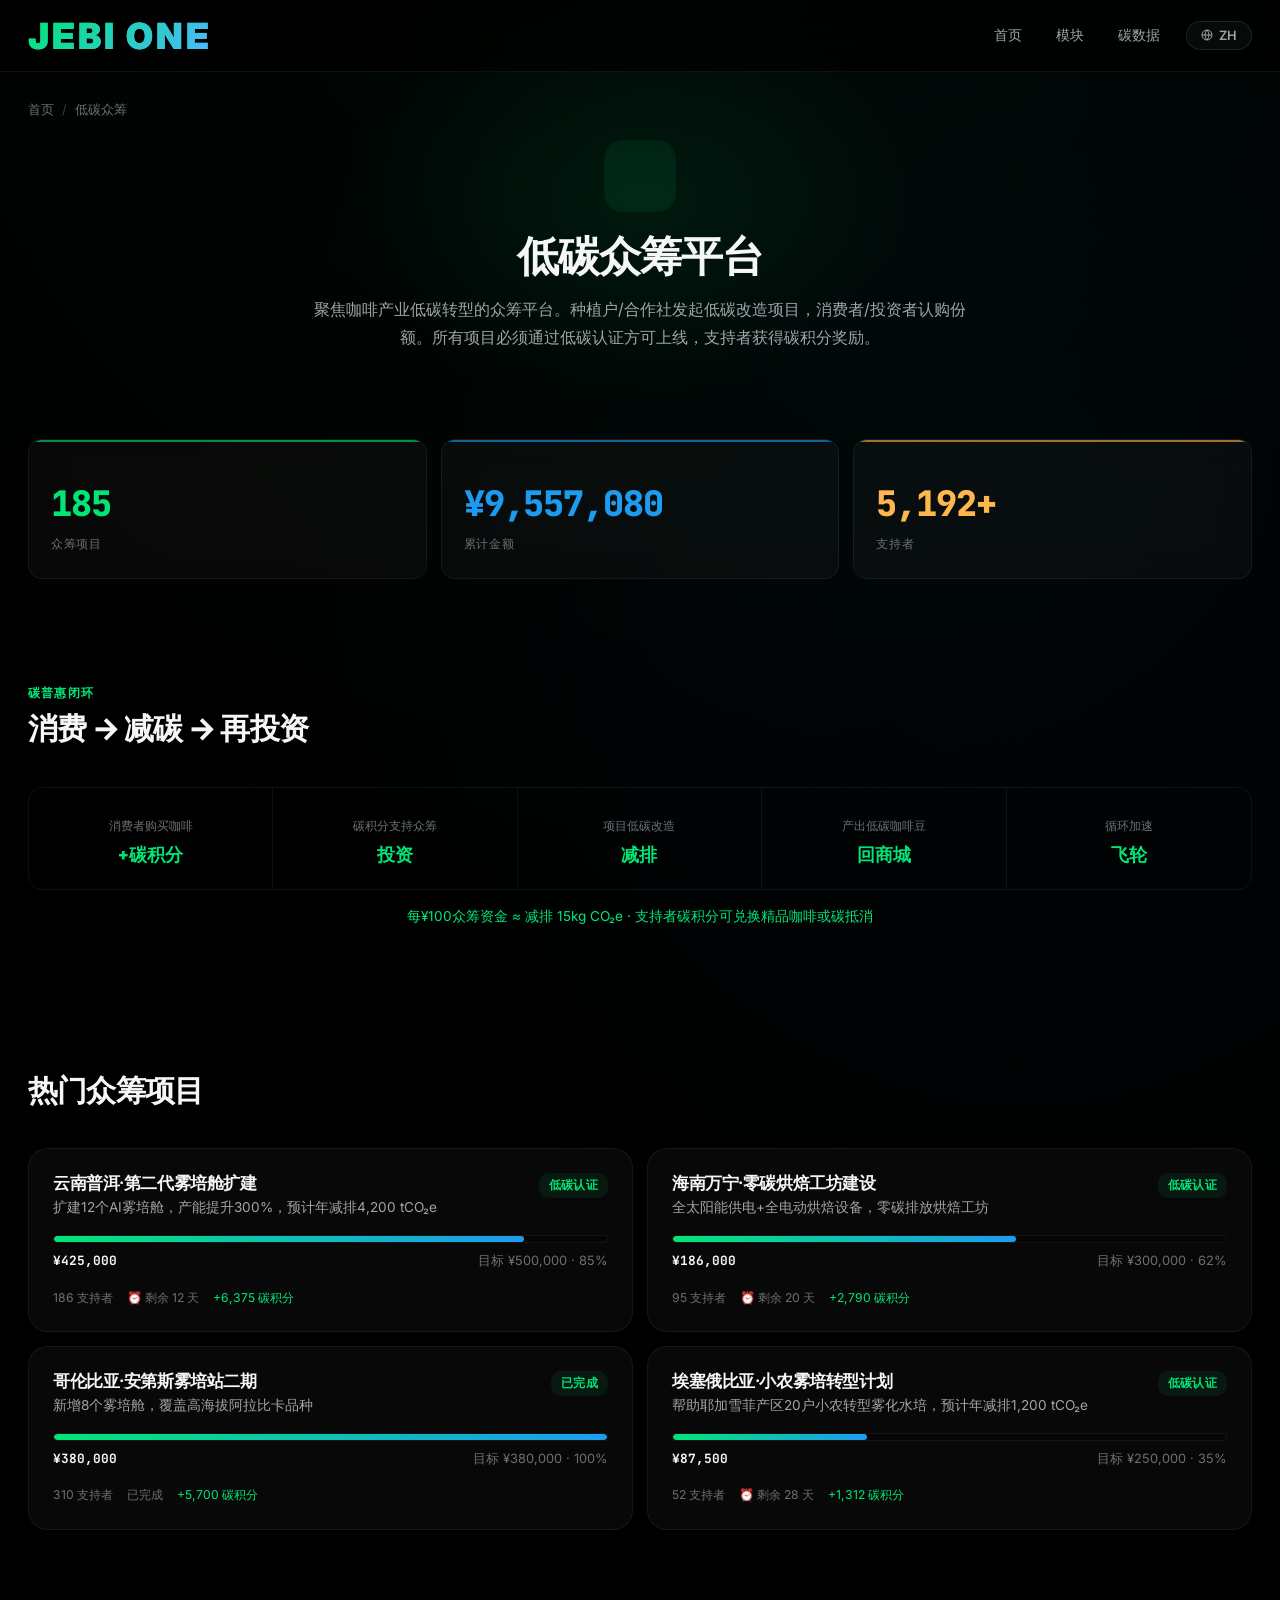
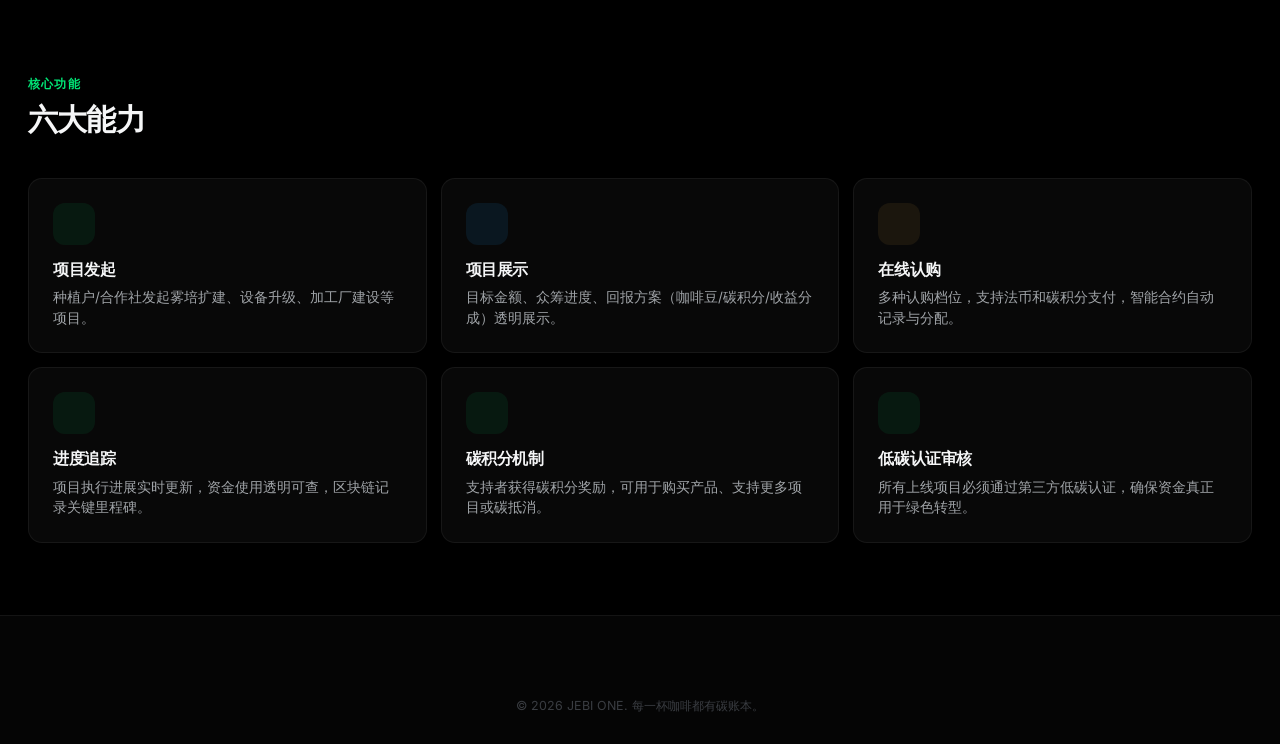
<file: modules/crowdfunding.html>
<!DOCTYPE html>
<html lang="zh-CN">
  <head>
    <meta charset="UTF-8">
    <meta name="viewport" content="width=device-width, initial-scale=1.0">
    <title>低碳众筹平台 — JEBI ONE</title>
    <link rel="stylesheet" href="../css/style.css?v=3">
    <link href="https://fonts.googleapis.com/css2?family=Inter:wght@400;500;600;700;800;900&family=JetBrains+Mono:wght@400;500;600;700;800&display=swap" rel="stylesheet">
  
    <script src="../js/i18n.js?v=7"></script>
  
    <script>document.addEventListener('click',function(){var s=document.querySelector('.lang-switcher');if(s)s.classList.remove('open')})</script>
  </head>
  <body>
    <nav class="nav">
      <div class="nav-inner">
        <a href="../index.html" class="nav-logo">
          <span>JEBI ONE</span>
        </a>
        <div class="nav-links">
          <a href="../index.html" class="nav-link" data-i18n="nav.home">首页</a>
          <a href="../index.html#modules" class="nav-link" data-i18n="nav.modules">模块</a>
          <a href="../index.html#dashboard" class="nav-link" data-i18n="nav.carbon_data">碳数据</a>
          <div class="lang-switcher">
            <button type="button" class="lang-switcher-btn" onclick="this.parentElement.classList.toggle('open');event.stopPropagation()">
              <svg width="16" height="16" viewBox="0 0 24 24" fill="none" stroke="currentColor" stroke-width="2">
                <circle cx="12" cy="12" r="10"/>
                <path d="M2 12h20M12 2a15.3 15.3 0 0 1 4 10 15.3 15.3 0 0 1-4 10 15.3 15.3 0 0 1-4-10 15.3 15.3 0 0 1 4-10z"/>
              </svg>
              <span class="lang-current">ZH</span>
            </button>
            <div class="lang-switcher-menu">
              <div class="lang-option active" data-lang="zh" onclick="JEBI_I18N.setLang('zh');this.parentElement.parentElement.classList.remove('open')">中文</div>
              <div class="lang-option" data-lang="en" onclick="JEBI_I18N.setLang('en');this.parentElement.parentElement.classList.remove('open')">English</div>
              <div class="lang-option" data-lang="ar" onclick="JEBI_I18N.setLang('ar');this.parentElement.parentElement.classList.remove('open')">العربية</div>
            </div>
          </div>
        </div>
      </div>
    </nav>
    <section class="page-header" style="--ph-glow: rgba(0, 230, 118, 0.08);">
      <div class="container">
        <div class="breadcrumb">
          <a href="../index.html">首页</a>
          <span class="breadcrumb-sep">/</span>
          <span>低碳众筹</span>
        </div>
        <div class="page-header-content">
          <div class="module-icon" style="background: var(--green-dim);">
          </div>
          <h1>低碳众筹平台</h1>
          <p class="module-desc">聚焦咖啡产业低碳转型的众筹平台。种植户/合作社发起低碳改造项目，消费者/投资者认购份额。所有项目必须通过低碳认证方可上线，支持者获得碳积分奖励。</p>
        </div>
      </div>
    </section>
    <section class="container">
      <div class="kpi-row" style="grid-template-columns: repeat(3, 1fr);">
        <div class="kpi" style="--kpi-color: var(--green);">
          <div class="kpi-icon">
          </div>
          <div class="kpi-val" data-count="186">186</div>
          <div class="kpi-label">众筹项目</div>
        </div>
        <div class="kpi" style="--kpi-color: var(--accent);">
          <div class="kpi-icon">
          </div>
          <div class="kpi-val" data-count="9570000" data-prefix="¥" data-suffix="">¥957万</div>
          <div class="kpi-label">累计金额</div>
        </div>
        <div class="kpi" style="--kpi-color: var(--amber);">
          <div class="kpi-icon">
          </div>
          <div class="kpi-val" data-count="5200" data-suffix="+">5,200+</div>
          <div class="kpi-label">支持者</div>
        </div>
      </div>
    </section>
    <!-- Carbon普惠 Flow -->
    <section class="section">
      <div class="container">
        <div class="section-head">
          <div>
            <div class="section-eyebrow">碳普惠闭环</div>
            <h2>消费 → 减碳 → 再投资</h2>
          </div>
        </div>
        <div class="cf-breakdown">
          <div class="cf-step">
            <div class="cf-step-icon">
            </div>
            <div class="cf-step-label">消费者购买咖啡</div>
            <div class="cf-step-val green">+碳积分</div>
          </div>
          <div class="cf-step">
            <div class="cf-step-icon">
            </div>
            <div class="cf-step-label">碳积分支持众筹</div>
            <div class="cf-step-val green">投资</div>
          </div>
          <div class="cf-step">
            <div class="cf-step-icon">
            </div>
            <div class="cf-step-label">项目低碳改造</div>
            <div class="cf-step-val green">减排</div>
          </div>
          <div class="cf-step">
            <div class="cf-step-icon">
            </div>
            <div class="cf-step-label">产出低碳咖啡豆</div>
            <div class="cf-step-val green">回商城</div>
          </div>
          <div class="cf-step">
            <div class="cf-step-icon">
            </div>
            <div class="cf-step-label">循环加速</div>
            <div class="cf-step-val green">飞轮</div>
          </div>
        </div>
        <div style="margin-top: 16px; text-align: center; font-size: 0.85rem; color: var(--green);">
          每¥100众筹资金 ≈ 减排 15kg CO₂e · 支持者碳积分可兑换精品咖啡或碳抵消
        </div>
      </div>
    </section>
    <!-- Crowdfunding Projects -->
    <section class="section">
      <div class="container">
        <div class="section-head">
          <h2>热门众筹项目</h2>
        </div>
        <div class="grid-2">
          <div class="cf-card animate-in d1">
            <div style="display: flex; justify-content: space-between; align-items: start;">
              <div>
                <h4 style="font-size: 1.05rem; margin-bottom: 4px;">云南普洱·第二代雾培舱扩建</h4>
                <p style="font-size: 0.85rem; color: var(--text-2);">扩建12个AI雾培舱，产能提升300%，预计年减排4,200 tCO₂e</p>
              </div>
              <span class="pill green">低碳认证</span>
            </div>
            <div class="cf-progress">
              <div class="cf-bar">
                <div class="cf-fill" style="width: 85%;">
                </div>
              </div>
              <div class="cf-meta">
                <span>¥425,000</span>
                <span>目标 ¥500,000 · 85%</span>
              </div>
            </div>
            <div class="cf-tags">
              <span> 186 支持者</span>
              <span>⏰ 剩余 12 天</span>
              <span style="color: var(--green);"> +6,375 碳积分</span>
            </div>
          </div>
          <div class="cf-card animate-in d2">
            <div style="display: flex; justify-content: space-between; align-items: start;">
              <div>
                <h4 style="font-size: 1.05rem; margin-bottom: 4px;">海南万宁·零碳烘焙工坊建设</h4>
                <p style="font-size: 0.85rem; color: var(--text-2);">全太阳能供电+全电动烘焙设备，零碳排放烘焙工坊</p>
              </div>
              <span class="pill green">低碳认证</span>
            </div>
            <div class="cf-progress">
              <div class="cf-bar">
                <div class="cf-fill" style="width: 62%;">
                </div>
              </div>
              <div class="cf-meta">
                <span>¥186,000</span>
                <span>目标 ¥300,000 · 62%</span>
              </div>
            </div>
            <div class="cf-tags">
              <span> 95 支持者</span>
              <span>⏰ 剩余 20 天</span>
              <span style="color: var(--green);"> +2,790 碳积分</span>
            </div>
          </div>
          <div class="cf-card animate-in d3" style="opacity: 0.75;">
            <div style="display: flex; justify-content: space-between; align-items: start;">
              <div>
                <h4 style="font-size: 1.05rem; margin-bottom: 4px;">哥伦比亚·安第斯雾培站二期</h4>
                <p style="font-size: 0.85rem; color: var(--text-2);">新增8个雾培舱，覆盖高海拔阿拉比卡品种</p>
              </div>
              <span class="pill green">已完成</span>
            </div>
            <div class="cf-progress">
              <div class="cf-bar">
                <div class="cf-fill" style="width: 100%;">
                </div>
              </div>
              <div class="cf-meta">
                <span>¥380,000</span>
                <span>目标 ¥380,000 · 100% </span>
              </div>
            </div>
            <div class="cf-tags">
              <span> 310 支持者</span>
              <span> 已完成</span>
              <span style="color: var(--green);"> +5,700 碳积分</span>
            </div>
          </div>
          <div class="cf-card animate-in d4">
            <div style="display: flex; justify-content: space-between; align-items: start;">
              <div>
                <h4 style="font-size: 1.05rem; margin-bottom: 4px;">埃塞俄比亚·小农雾培转型计划</h4>
                <p style="font-size: 0.85rem; color: var(--text-2);">帮助耶加雪菲产区20户小农转型雾化水培，预计年减排1,200 tCO₂e</p>
              </div>
              <span class="pill green">低碳认证</span>
            </div>
            <div class="cf-progress">
              <div class="cf-bar">
                <div class="cf-fill" style="width: 35%;">
                </div>
              </div>
              <div class="cf-meta">
                <span>¥87,500</span>
                <span>目标 ¥250,000 · 35%</span>
              </div>
            </div>
            <div class="cf-tags">
              <span> 52 支持者</span>
              <span>⏰ 剩余 28 天</span>
              <span style="color: var(--green);"> +1,312 碳积分</span>
            </div>
          </div>
        </div>
      </div>
    </section>
    <!-- Features -->
    <section class="section">
      <div class="container">
        <div class="section-head">
          <div>
            <div class="section-eyebrow">核心功能</div>
            <h2>六大能力</h2>
          </div>
        </div>
        <div class="feature-grid">
          <div class="feature-card animate-in d1">
            <div class="feature-card-icon green">
            </div>
            <h4>项目发起</h4>
            <p>种植户/合作社发起雾培扩建、设备升级、加工厂建设等项目。</p>
          </div>
          <div class="feature-card animate-in d2">
            <div class="feature-card-icon blue">
            </div>
            <h4>项目展示</h4>
            <p>目标金额、众筹进度、回报方案（咖啡豆/碳积分/收益分成）透明展示。</p>
          </div>
          <div class="feature-card animate-in d3">
            <div class="feature-card-icon amber">
            </div>
            <h4>在线认购</h4>
            <p>多种认购档位，支持法币和碳积分支付，智能合约自动记录与分配。</p>
          </div>
          <div class="feature-card animate-in d4">
            <div class="feature-card-icon green">
            </div>
            <h4>进度追踪</h4>
            <p>项目执行进展实时更新，资金使用透明可查，区块链记录关键里程碑。</p>
          </div>
          <div class="feature-card animate-in d5">
            <div class="feature-card-icon green">
            </div>
            <h4>碳积分机制</h4>
            <p>支持者获得碳积分奖励，可用于购买产品、支持更多项目或碳抵消。</p>
          </div>
          <div class="feature-card animate-in d6">
            <div class="feature-card-icon green">
            </div>
            <h4>低碳认证审核</h4>
            <p>所有上线项目必须通过第三方低碳认证，确保资金真正用于绿色转型。</p>
          </div>
        </div>
      </div>
    </section>
    <footer class="footer">
      <div class="container">
        <div class="footer-bottom" style="border: none; justify-content: center;">
          <p>&copy; 2026 JEBI ONE. 每一杯咖啡都有碳账本。</p>
        </div>
      </div>
    </footer><script src="../js/main.js?v=7">
    </script>
  </body>
</html>
</file>
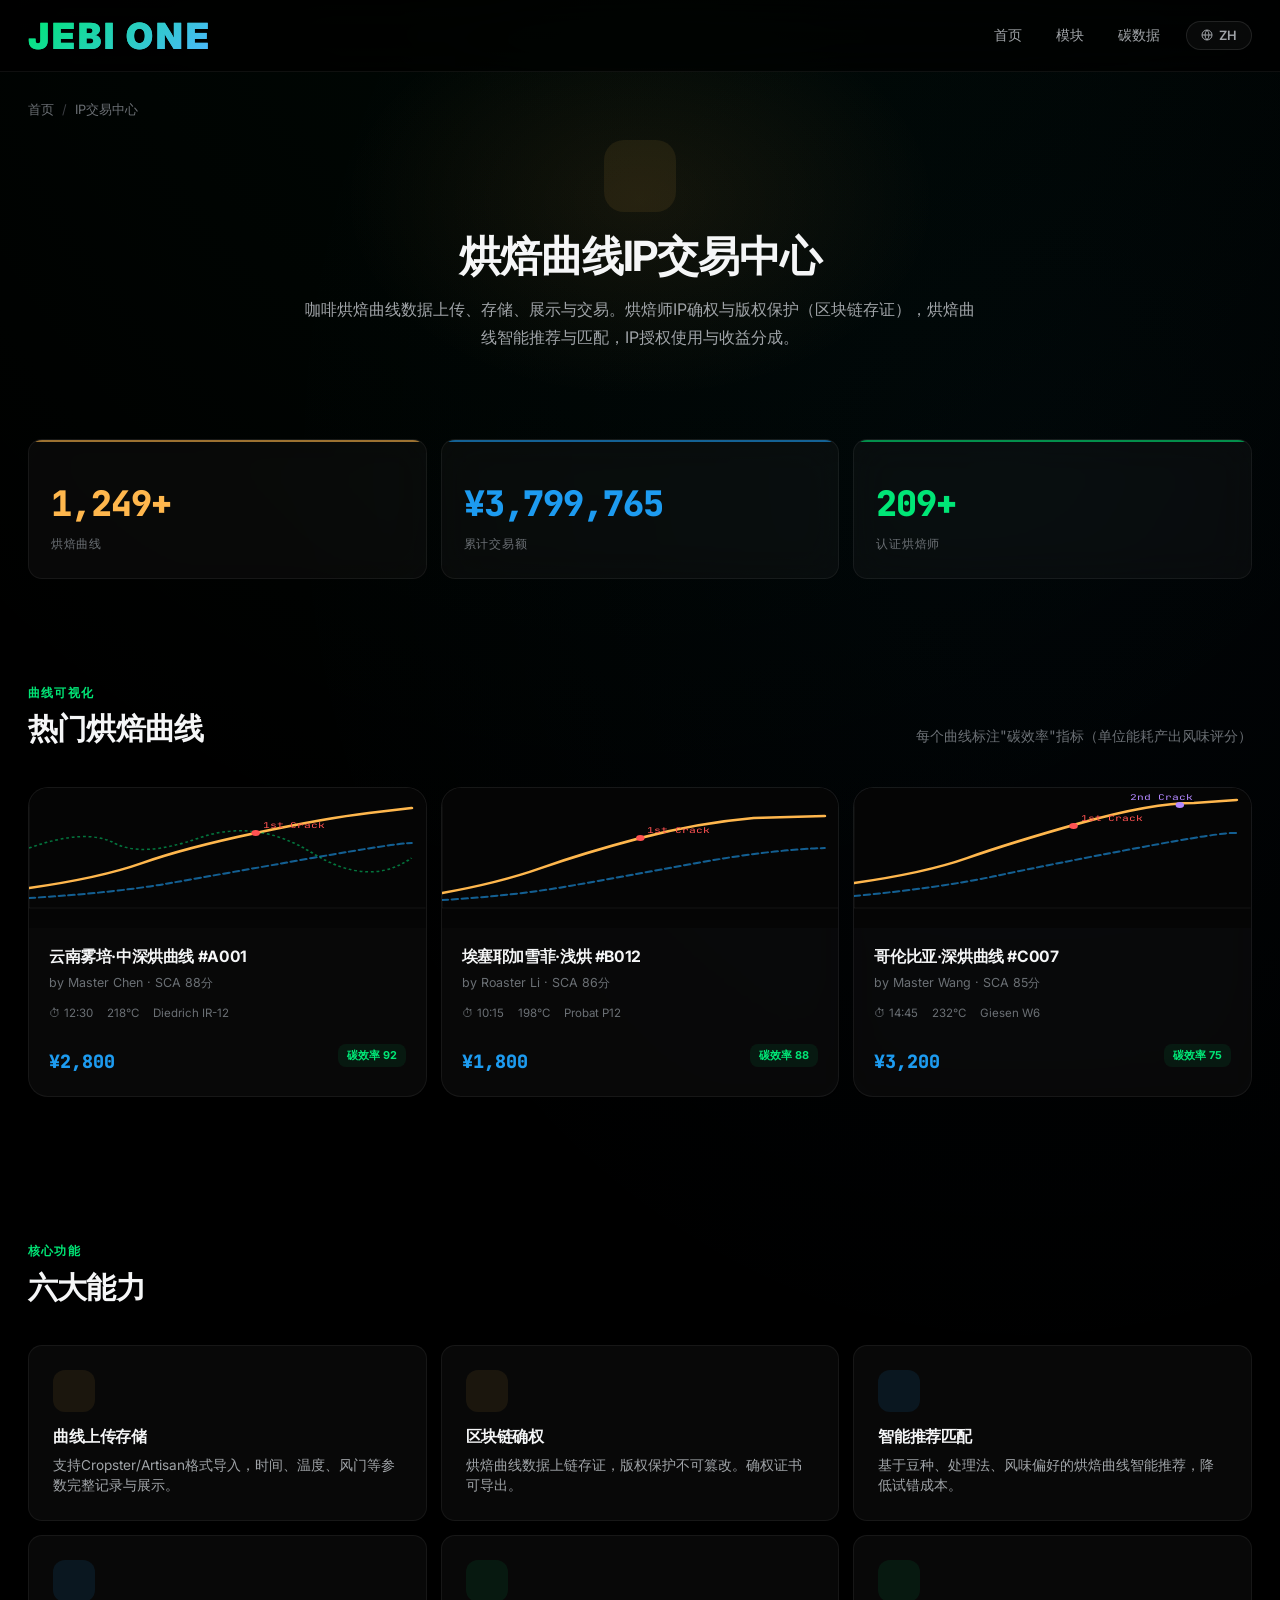
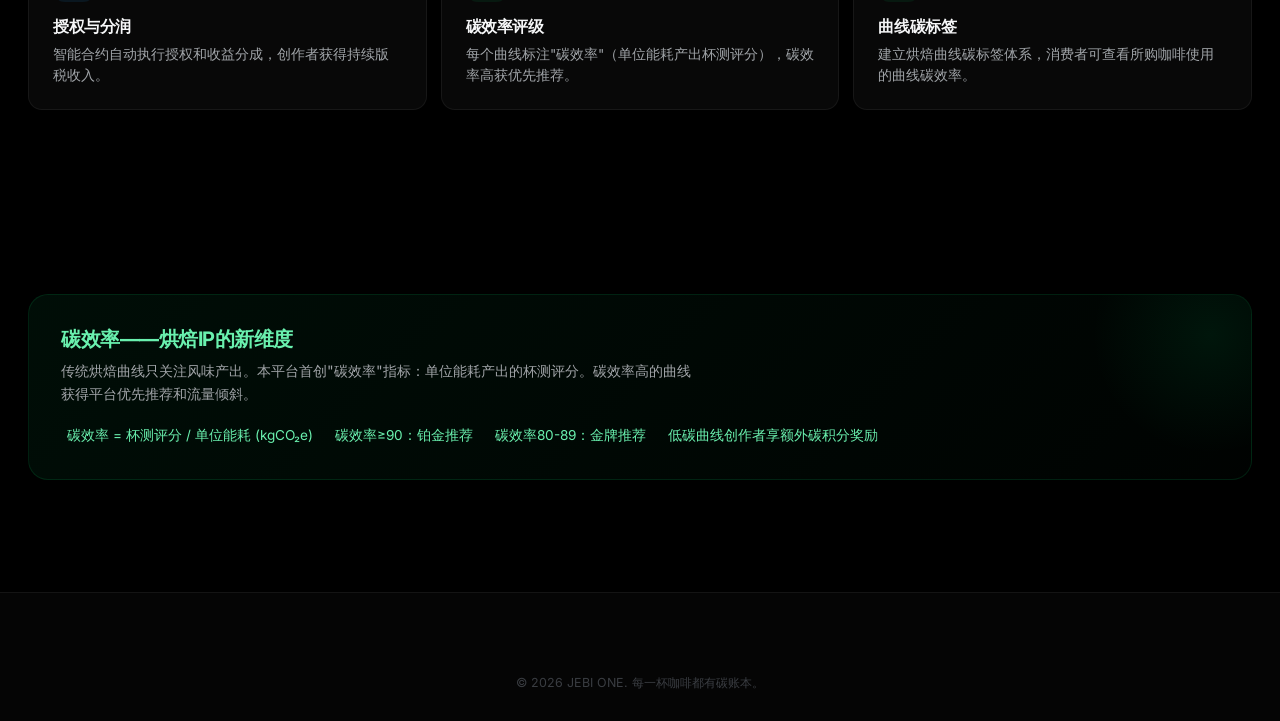
<file: modules/ip-trading.html>
<!DOCTYPE html>
<html lang="zh-CN">
  <head>
    <meta charset="UTF-8">
    <meta name="viewport" content="width=device-width, initial-scale=1.0">
    <title>烘焙曲线IP交易中心 — JEBI ONE</title>
    <link rel="stylesheet" href="../css/style.css?v=3">
    <link href="https://fonts.googleapis.com/css2?family=Inter:wght@400;500;600;700;800;900&family=JetBrains+Mono:wght@400;500;600;700;800&display=swap" rel="stylesheet">
  
    <script src="../js/i18n.js?v=7"></script>
  
    <script>document.addEventListener('click',function(){var s=document.querySelector('.lang-switcher');if(s)s.classList.remove('open')})</script>
  </head>
  <body>
    <nav class="nav">
      <div class="nav-inner">
        <a href="../index.html" class="nav-logo">
          <span>JEBI ONE</span>
        </a>
        <div class="nav-links">
          <a href="../index.html" class="nav-link" data-i18n="nav.home">首页</a>
          <a href="../index.html#modules" class="nav-link" data-i18n="nav.modules">模块</a>
          <a href="../index.html#dashboard" class="nav-link" data-i18n="nav.carbon_data">碳数据</a>
          <div class="lang-switcher">
            <button type="button" class="lang-switcher-btn" onclick="this.parentElement.classList.toggle('open');event.stopPropagation()">
              <svg width="16" height="16" viewBox="0 0 24 24" fill="none" stroke="currentColor" stroke-width="2">
                <circle cx="12" cy="12" r="10"/>
                <path d="M2 12h20M12 2a15.3 15.3 0 0 1 4 10 15.3 15.3 0 0 1-4 10 15.3 15.3 0 0 1-4-10 15.3 15.3 0 0 1 4-10z"/>
              </svg>
              <span class="lang-current">ZH</span>
            </button>
            <div class="lang-switcher-menu">
              <div class="lang-option active" data-lang="zh" onclick="JEBI_I18N.setLang('zh');this.parentElement.parentElement.classList.remove('open')">中文</div>
              <div class="lang-option" data-lang="en" onclick="JEBI_I18N.setLang('en');this.parentElement.parentElement.classList.remove('open')">English</div>
              <div class="lang-option" data-lang="ar" onclick="JEBI_I18N.setLang('ar');this.parentElement.parentElement.classList.remove('open')">العربية</div>
            </div>
          </div>
        </div>
      </div>
    </nav>
    <section class="page-header" style="--ph-glow: rgba(255, 183, 77, 0.08);">
      <div class="container">
        <div class="breadcrumb">
          <a href="../index.html">首页</a>
          <span class="breadcrumb-sep">/</span>
          <span>IP交易中心</span>
        </div>
        <div class="page-header-content">
          <div class="module-icon" style="background: var(--amber-dim);">
          </div>
          <h1>烘焙曲线IP交易中心</h1>
          <p class="module-desc">咖啡烘焙曲线数据上传、存储、展示与交易。烘焙师IP确权与版权保护（区块链存证），烘焙曲线智能推荐与匹配，IP授权使用与收益分成。</p>
        </div>
      </div>
    </section>
    <section class="container">
      <div class="kpi-row" style="grid-template-columns: repeat(3, 1fr);">
        <div class="kpi" style="--kpi-color: var(--amber);">
          <div class="kpi-icon">
          </div>
          <div class="kpi-val" data-count="1250" data-suffix="+">1,250+</div>
          <div class="kpi-label">烘焙曲线</div>
        </div>
        <div class="kpi" style="--kpi-color: var(--accent);">
          <div class="kpi-icon">
          </div>
          <div class="kpi-val" data-count="3800000" data-prefix="¥" data-suffix="">¥380万</div>
          <div class="kpi-label">累计交易额</div>
        </div>
        <div class="kpi" style="--kpi-color: var(--green);">
          <div class="kpi-icon">
          </div>
          <div class="kpi-val" data-count="210" data-suffix="+">210+</div>
          <div class="kpi-label">认证烘焙师</div>
        </div>
      </div>
    </section>
    <!-- SVG Roasting Curve Preview -->
    <section class="section">
      <div class="container">
        <div class="section-head">
          <div>
            <div class="section-eyebrow">曲线可视化</div>
            <h2>热门烘焙曲线</h2>
          </div>
          <p class="sub">每个曲线标注"碳效率"指标（单位能耗产出风味评分）</p>
        </div>
        <div class="grid-3">
          <!-- IP Card 1 -->
          <div class="ip-card animate-in d1">
            <div class="ip-curve-preview">
              <svg width="100%" height="100%" viewBox="0 0 280 140" preserveAspectRatio="none">
                <line x1="0" y1="120" x2="280" y2="120" stroke="var(--border-1)" stroke-width="1"/>
                <line x1="0" y1="0" x2="0" y2="120" stroke="var(--border-1)" stroke-width="1"/>
                <!-- Bean temp curve -->
                <path d="M 0 100 Q 50 90 80 75 T 160 45 T 240 25 L 270 20" fill="none" stroke="var(--amber)" stroke-width="2.5" stroke-linecap="round"/>
                <!-- Environment temp -->
                <path d="M 0 110 Q 60 105 100 95 T 200 70 T 270 55" fill="none" stroke="var(--accent)" stroke-width="2" stroke-linecap="round" stroke-dasharray="4 3" opacity="0.6"/>
                <!-- ROR -->
                <path d="M 0 60 Q 40 40 60 55 T 120 50 T 200 65 T 270 70" fill="none" stroke="var(--green)" stroke-width="1.5" stroke-dasharray="2 2" opacity="0.5"/>
                <!-- Crack point -->
                <circle cx="160" cy="45" r="3" fill="var(--red)"/>
                <text x="165" y="40" fill="var(--red)" font-size="8" font-family="var(--font-mono)">1st Crack</text>
              </svg>
            </div>
            <div class="ip-card-body">
              <h4>云南雾培·中深烘曲线 #A001</h4>
              <div class="ip-card-author">by Master Chen · SCA 88分</div>
              <div class="ip-card-meta">
                <span>⏱ 12:30</span>
                <span> 218°C</span>
                <span> Diedrich IR-12</span>
              </div>
              <div style="margin-top: 12px; display: flex; align-items: center; justify-content: space-between;">
                <span class="ip-card-price">¥2,800</span>
                <span class="ip-card-ce"> 碳效率 92</span>
              </div>
            </div>
          </div>
          <!-- IP Card 2 -->
          <div class="ip-card animate-in d2">
            <div class="ip-curve-preview">
              <svg width="100%" height="100%" viewBox="0 0 280 140" preserveAspectRatio="none">
                <line x1="0" y1="120" x2="280" y2="120" stroke="var(--border-1)" stroke-width="1"/>
                <line x1="0" y1="0" x2="0" y2="120" stroke="var(--border-1)" stroke-width="1"/>
                <path d="M 0 105 Q 40 95 70 80 T 140 50 T 220 30 L 270 28" fill="none" stroke="var(--amber)" stroke-width="2.5" stroke-linecap="round"/>
                <path d="M 0 112 Q 50 108 90 98 T 180 75 T 270 60" fill="none" stroke="var(--accent)" stroke-width="2" stroke-linecap="round" stroke-dasharray="4 3" opacity="0.6"/>
                <circle cx="140" cy="50" r="3" fill="var(--red)"/>
                <text x="145" y="45" fill="var(--red)" font-size="8" font-family="var(--font-mono)">1st Crack</text>
              </svg>
            </div>
            <div class="ip-card-body">
              <h4>埃塞耶加雪菲·浅烘 #B012</h4>
              <div class="ip-card-author">by Roaster Li · SCA 86分</div>
              <div class="ip-card-meta">
                <span>⏱ 10:15</span>
                <span> 198°C</span>
                <span> Probat P12</span>
              </div>
              <div style="margin-top: 12px; display: flex; align-items: center; justify-content: space-between;">
                <span class="ip-card-price">¥1,800</span>
                <span class="ip-card-ce"> 碳效率 88</span>
              </div>
            </div>
          </div>
          <!-- IP Card 3 -->
          <div class="ip-card animate-in d3">
            <div class="ip-curve-preview">
              <svg width="100%" height="100%" viewBox="0 0 280 140" preserveAspectRatio="none">
                <line x1="0" y1="120" x2="280" y2="120" stroke="var(--border-1)" stroke-width="1"/>
                <line x1="0" y1="0" x2="0" y2="120" stroke="var(--border-1)" stroke-width="1"/>
                <path d="M 0 95 Q 50 85 80 70 T 160 35 T 240 15 L 270 12" fill="none" stroke="var(--amber)" stroke-width="2.5" stroke-linecap="round"/>
                <path d="M 0 108 Q 60 100 100 88 T 200 60 T 270 45" fill="none" stroke="var(--accent)" stroke-width="2" stroke-linecap="round" stroke-dasharray="4 3" opacity="0.6"/>
                <circle cx="155" cy="38" r="3" fill="var(--red)"/>
                <text x="160" y="33" fill="var(--red)" font-size="8" font-family="var(--font-mono)">1st Crack</text>
                <circle cx="230" cy="17" r="3" fill="var(--purple)"/>
                <text x="195" y="12" fill="var(--purple)" font-size="8" font-family="var(--font-mono)">2nd Crack</text>
              </svg>
            </div>
            <div class="ip-card-body">
              <h4>哥伦比亚·深烘曲线 #C007</h4>
              <div class="ip-card-author">by Master Wang · SCA 85分</div>
              <div class="ip-card-meta">
                <span>⏱ 14:45</span>
                <span> 232°C</span>
                <span> Giesen W6</span>
              </div>
              <div style="margin-top: 12px; display: flex; align-items: center; justify-content: space-between;">
                <span class="ip-card-price">¥3,200</span>
                <span class="ip-card-ce"> 碳效率 75</span>
              </div>
            </div>
          </div>
        </div>
      </div>
    </section>
    <!-- Features -->
    <section class="section">
      <div class="container">
        <div class="section-head">
          <div>
            <div class="section-eyebrow">核心功能</div>
            <h2>六大能力</h2>
          </div>
        </div>
        <div class="feature-grid">
          <div class="feature-card animate-in d1">
            <div class="feature-card-icon amber">
            </div>
            <h4>曲线上传存储</h4>
            <p>支持Cropster/Artisan格式导入，时间、温度、风门等参数完整记录与展示。</p>
          </div>
          <div class="feature-card animate-in d2">
            <div class="feature-card-icon amber">
            </div>
            <h4>区块链确权</h4>
            <p>烘焙曲线数据上链存证，版权保护不可篡改。确权证书可导出。</p>
          </div>
          <div class="feature-card animate-in d3">
            <div class="feature-card-icon blue">
            </div>
            <h4>智能推荐匹配</h4>
            <p>基于豆种、处理法、风味偏好的烘焙曲线智能推荐，降低试错成本。</p>
          </div>
          <div class="feature-card animate-in d4">
            <div class="feature-card-icon blue">
            </div>
            <h4>授权与分润</h4>
            <p>智能合约自动执行授权和收益分成，创作者获得持续版税收入。</p>
          </div>
          <div class="feature-card animate-in d5">
            <div class="feature-card-icon green">
            </div>
            <h4>碳效率评级</h4>
            <p>每个曲线标注"碳效率"（单位能耗产出杯测评分），碳效率高获优先推荐。</p>
          </div>
          <div class="feature-card animate-in d6">
            <div class="feature-card-icon green">
            </div>
            <h4>曲线碳标签</h4>
            <p>建立烘焙曲线碳标签体系，消费者可查看所购咖啡使用的曲线碳效率。</p>
          </div>
        </div>
      </div>
    </section>
    <section class="section">
      <div class="container">
        <div class="lc-banner">
          <h3> 碳效率——烘焙IP的新维度</h3>
          <p>传统烘焙曲线只关注风味产出。本平台首创"碳效率"指标：单位能耗产出的杯测评分。碳效率高的曲线获得平台优先推荐和流量倾斜。</p>
          <ul>
            <li>碳效率 = 杯测评分 / 单位能耗 (kgCO₂e)</li>
            <li>碳效率≥90：铂金推荐</li>
            <li>碳效率80-89：金牌推荐</li>
            <li>低碳曲线创作者享额外碳积分奖励</li>
          </ul>
        </div>
      </div>
    </section>
    <footer class="footer">
      <div class="container">
        <div class="footer-bottom" style="border: none; justify-content: center;">
          <p>&copy; 2026 JEBI ONE. 每一杯咖啡都有碳账本。</p>
        </div>
      </div>
    </footer><script src="../js/main.js?v=7">
    </script>
  </body>
</html>
</file>
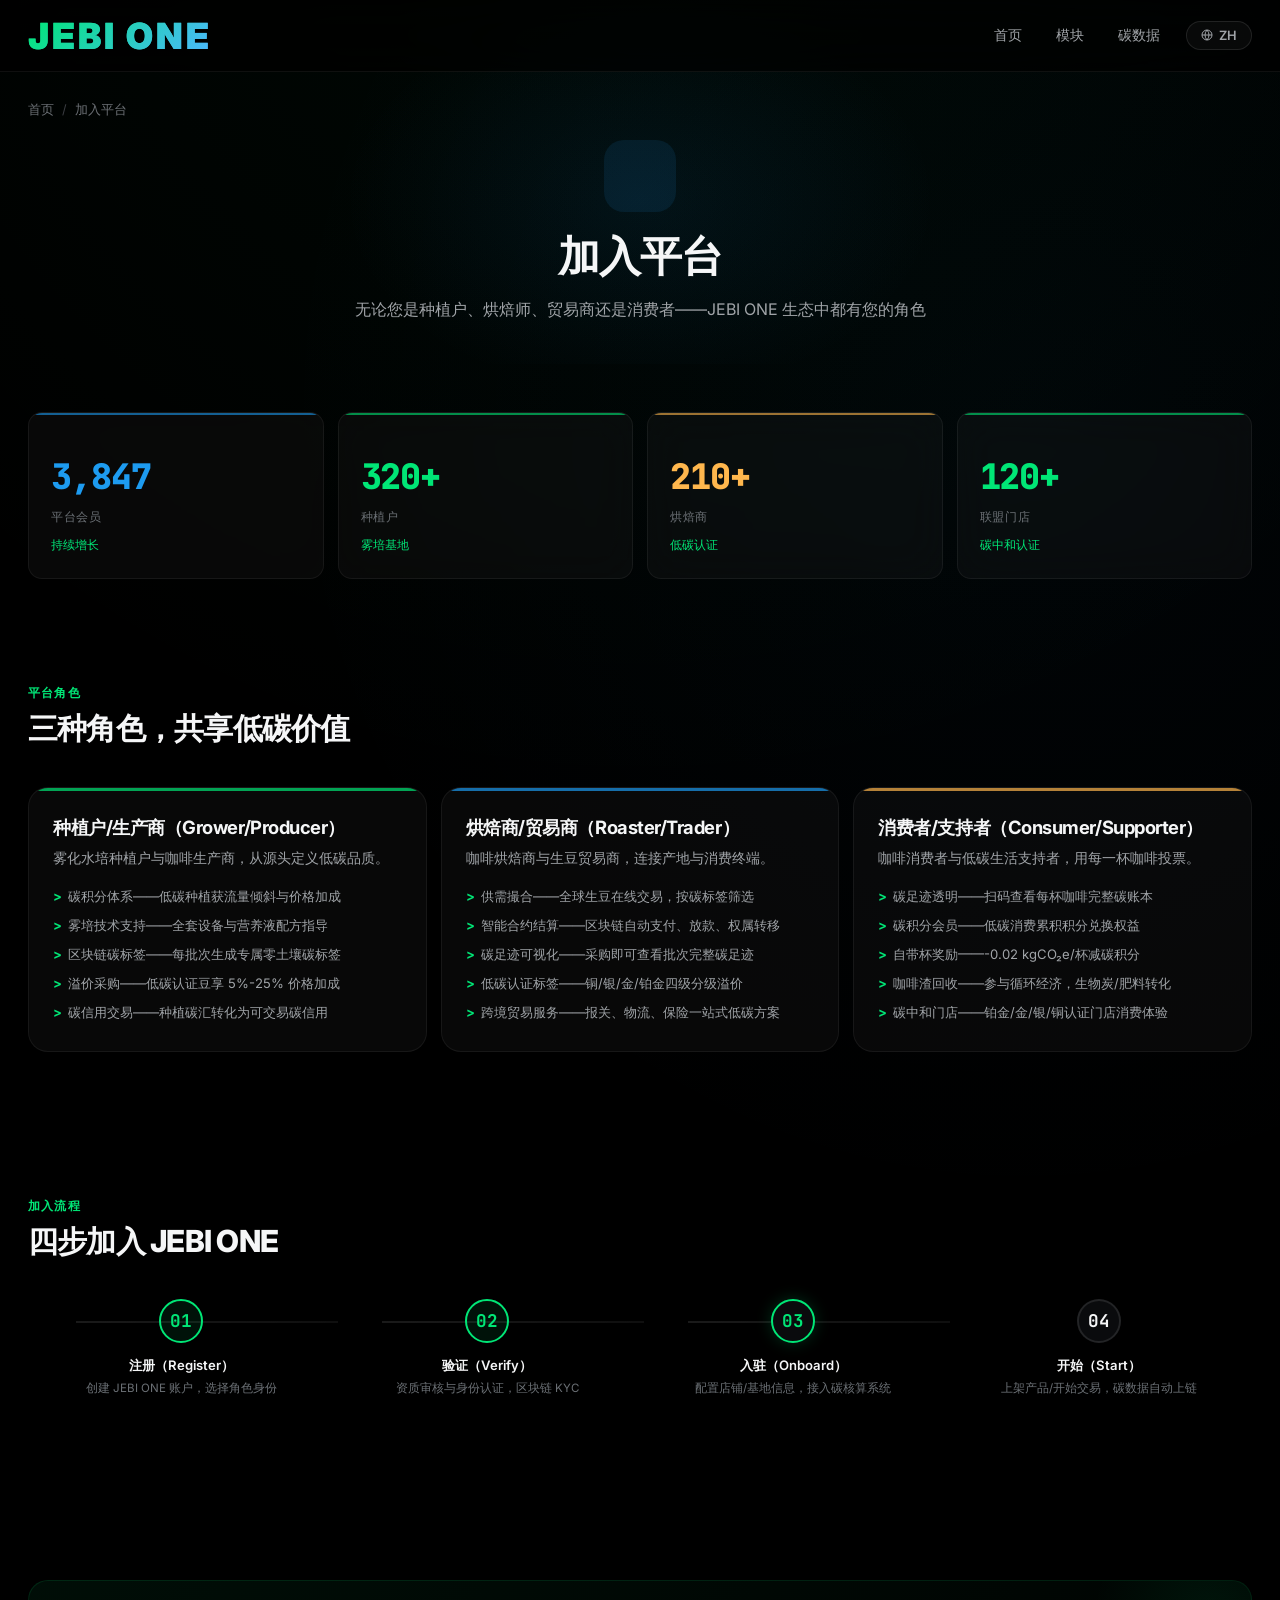
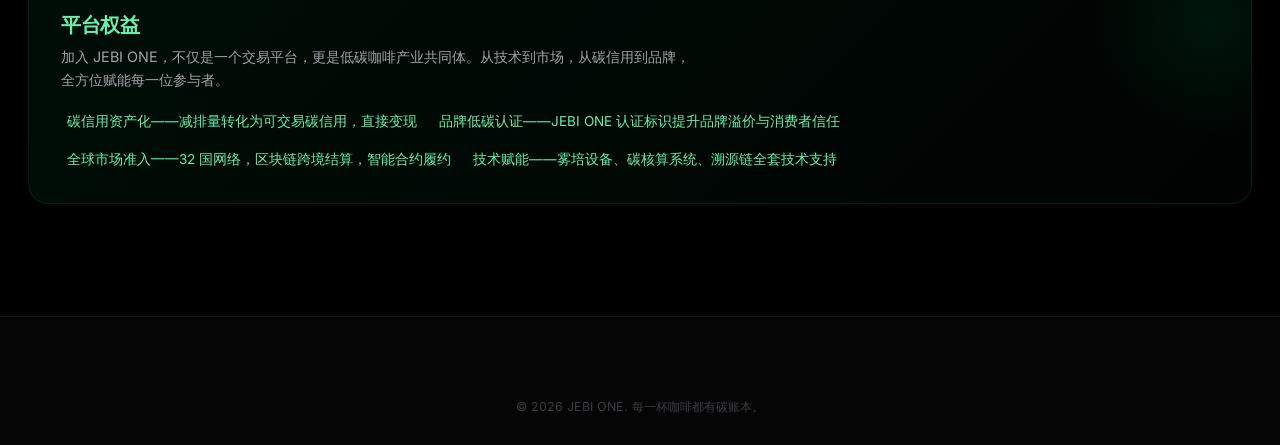
<file: modules/join-platform.html>
<!DOCTYPE html>
<html lang="zh-CN">
  <head>
    <meta charset="UTF-8">
    <meta name="viewport" content="width=device-width, initial-scale=1.0">
    <title>加入平台 — JEBI ONE</title>
    <link rel="stylesheet" href="../css/style.css?v=3">
    <link href="https://fonts.googleapis.com/css2?family=Inter:wght@400;500;600;700;800;900&family=JetBrains+Mono:wght@400;500;600;700;800&display=swap" rel="stylesheet">
  
    <script src="../js/i18n.js?v=7"></script>
  
    <script>document.addEventListener('click',function(){var s=document.querySelector('.lang-switcher');if(s)s.classList.remove('open')})</script>
  </head>
  <body>
    <nav class="nav">
      <div class="nav-inner">
        <a href="../index.html" class="nav-logo">
          <span>JEBI ONE</span>
        </a>
        <div class="nav-links">
          <a href="../index.html" class="nav-link" data-i18n="nav.home">首页</a>
          <a href="../index.html#modules" class="nav-link" data-i18n="nav.modules">模块</a>
          <a href="../index.html#dashboard" class="nav-link" data-i18n="nav.carbon">碳数据</a>
          <div class="lang-switcher">
            <button type="button" class="lang-switcher-btn" onclick="this.parentElement.classList.toggle('open');event.stopPropagation()">
              <svg width="16" height="16" viewBox="0 0 24 24" fill="none" stroke="currentColor" stroke-width="2">
                <circle cx="12" cy="12" r="10"/>
                <path d="M2 12h20M12 2a15.3 15.3 0 0 1 4 10 15.3 15.3 0 0 1-4 10 15.3 15.3 0 0 1-4-10 15.3 15.3 0 0 1 4-10z"/>
              </svg>
              <span class="lang-current">ZH</span>
            </button>
            <div class="lang-switcher-menu">
              <div class="lang-option active" data-lang="zh" onclick="JEBI_I18N.setLang('zh');this.parentElement.parentElement.classList.remove('open')">中文</div>
              <div class="lang-option" data-lang="en" onclick="JEBI_I18N.setLang('en');this.parentElement.parentElement.classList.remove('open')">English</div>
              <div class="lang-option" data-lang="ar" onclick="JEBI_I18N.setLang('ar');this.parentElement.parentElement.classList.remove('open')">العربية</div>
            </div>
          </div>
        </div>
      </div>
    </nav>
    <section class="page-header" style="--ph-glow: rgba(29, 155, 240, 0.08);">
      <div class="container">
        <div class="breadcrumb">
          <a href="../index.html" data-i18n="breadcrumb.home">首页</a>
          <span class="breadcrumb-sep">/</span>
          <span data-i18n="join.breadcrumb">加入平台</span>
        </div>
        <div class="page-header-content">
          <div class="module-icon" style="background: var(--accent-dim);">
          </div>
          <h1 data-i18n="join.title">加入平台（Join the Platform）</h1>
          <p class="module-desc" data-i18n="join.desc">
            无论你是种植户、烘焙商、贸易商还是消费者——JEBI ONE 生态中都有你的角色。
            从碳积分到溢价采购，从区块链溯源到碳信用交易，每个参与者都能共享低碳价值。
          </p>
        </div>
      </div>
    </section>
    <!-- KPI -->
    <section class="container">
      <div class="kpi-row">
        <div class="kpi" style="--kpi-color: var(--accent);">
          <div class="kpi-icon">
          </div>
          <div class="kpi-val" data-count="3847">3,847</div>
          <div class="kpi-label" data-i18n="join.kpi1.label">平台会员</div>
          <div class="kpi-trend up" data-i18n="join.kpi1.trend">持续增长</div>
        </div>
        <div class="kpi" style="--kpi-color: var(--green);">
          <div class="kpi-icon">
          </div>
          <div class="kpi-val" data-count="320" data-suffix="+">320+</div>
          <div class="kpi-label" data-i18n="join.kpi2.label">种植户</div>
          <div class="kpi-trend up" data-i18n="join.kpi2.trend">雾培基地</div>
        </div>
        <div class="kpi" style="--kpi-color: var(--amber);">
          <div class="kpi-icon">
          </div>
          <div class="kpi-val" data-count="210" data-suffix="+">210+</div>
          <div class="kpi-label" data-i18n="join.kpi3.label">烘焙商</div>
          <div class="kpi-trend up" data-i18n="join.kpi3.trend">低碳认证</div>
        </div>
        <div class="kpi" style="--kpi-color: var(--green);">
          <div class="kpi-icon">
          </div>
          <div class="kpi-val" data-count="120" data-suffix="+">120+</div>
          <div class="kpi-label" data-i18n="join.kpi4.label">联盟门店</div>
          <div class="kpi-trend up" data-i18n="join.kpi4.trend">碳中和认证</div>
        </div>
      </div>
    </section>
    <!-- Roles -->
    <section class="section">
      <div class="container">
        <div class="section-head">
          <div>
            <div class="section-eyebrow" data-i18n="join.roles.eyebrow">平台角色</div>
            <h2 data-i18n="join.roles.title">三种角色，共享低碳价值</h2>
          </div>
        </div>
        <div class="join-role-grid">
          <div class="join-role-card animate-in d1" style="--mc-color: var(--green);">
            <h3 data-i18n="join.role1.title">种植户/生产商（Grower/Producer）</h3>
            <p data-i18n="join.role1.desc">雾化水培种植户与咖啡生产商，从源头定义低碳品质。</p>
            <ul>
              <li data-i18n="join.role1.b1">碳积分体系——低碳种植获流量倾斜与价格加成</li>
              <li data-i18n="join.role1.b2">雾培技术支持——全套设备与营养液配方指导</li>
              <li data-i18n="join.role1.b3">区块链碳标签——每批次生成专属零土壤碳标签</li>
              <li data-i18n="join.role1.b4">溢价采购——低碳认证豆享 5%-25% 价格加成</li>
              <li data-i18n="join.role1.b5">碳信用交易——种植碳汇转化为可交易碳信用</li>
            </ul>
          </div>
          <div class="join-role-card animate-in d2" style="--mc-color: var(--accent);">
            <h3 data-i18n="join.role2.title">烘焙商/贸易商（Roaster/Trader）</h3>
            <p data-i18n="join.role2.desc">咖啡烘焙商与生豆贸易商，连接产地与消费终端。</p>
            <ul>
              <li data-i18n="join.role2.b1">供需撮合——全球生豆在线交易，按碳标签筛选</li>
              <li data-i18n="join.role2.b2">智能合约结算——区块链自动支付、放款、权属转移</li>
              <li data-i18n="join.role2.b3">碳足迹可视化——采购即可查看批次完整碳足迹</li>
              <li data-i18n="join.role2.b4">低碳认证标签——铜/银/金/铂金四级分级溢价</li>
              <li data-i18n="join.role2.b5">跨境贸易服务——报关、物流、保险一站式低碳方案</li>
            </ul>
          </div>
          <div class="join-role-card animate-in d3" style="--mc-color: var(--amber);">
            <h3 data-i18n="join.role3.title">消费者/支持者（Consumer/Supporter）</h3>
            <p data-i18n="join.role3.desc">咖啡消费者与低碳生活支持者，用每一杯咖啡投票。</p>
            <ul>
              <li data-i18n="join.role3.b1">碳足迹透明——扫码查看每杯咖啡完整碳账本</li>
              <li data-i18n="join.role3.b2">碳积分会员——低碳消费累积积分兑换权益</li>
              <li data-i18n="join.role3.b3">自带杯奖励——-0.02 kgCO₂e/杯减碳积分</li>
              <li data-i18n="join.role3.b4">咖啡渣回收——参与循环经济，生物炭/肥料转化</li>
              <li data-i18n="join.role3.b5">碳中和门店——铂金/金/银/铜认证门店消费体验</li>
            </ul>
          </div>
        </div>
      </div>
    </section>
    <!-- How to Join -->
    <section class="section">
      <div class="container">
        <div class="section-head">
          <div>
            <div class="section-eyebrow" data-i18n="join.howto.eyebrow">加入流程</div>
            <h2 data-i18n="join.howto.title">四步加入 JEBI ONE</h2>
          </div>
        </div>
        <div class="stepper">
          <div class="step-item done">
            <div class="step-circle">01</div>
            <div class="step-label" data-i18n="join.step1.label">注册（Register）</div>
            <div class="step-desc" data-i18n="join.step1.desc">创建 JEBI ONE 账户，选择角色身份</div>
          </div>
          <div class="step-item done">
            <div class="step-circle">02</div>
            <div class="step-label" data-i18n="join.step2.label">验证（Verify）</div>
            <div class="step-desc" data-i18n="join.step2.desc">资质审核与身份认证，区块链 KYC</div>
          </div>
          <div class="step-item active">
            <div class="step-circle">03</div>
            <div class="step-label" data-i18n="join.step3.label">入驻（Onboard）</div>
            <div class="step-desc" data-i18n="join.step3.desc">配置店铺/基地信息，接入碳核算系统</div>
          </div>
          <div class="step-item">
            <div class="step-circle">04</div>
            <div class="step-label" data-i18n="join.step4.label">开始（Start）</div>
            <div class="step-desc" data-i18n="join.step4.desc">上架产品/开始交易，碳数据自动上链</div>
          </div>
        </div>
      </div>
    </section>
    <!-- Benefits -->
    <section class="section">
      <div class="container">
        <div class="lc-banner">
          <h3 data-i18n="join.benefits.title">平台权益</h3>
          <p data-i18n="join.benefits.desc">加入 JEBI ONE，不仅是一个交易平台，更是低碳咖啡产业共同体。从技术到市场，从碳信用到品牌，全方位赋能每一位参与者。</p>
          <ul>
            <li data-i18n="join.benefits.item1">碳信用资产化——减排量转化为可交易碳信用，直接变现</li>
            <li data-i18n="join.benefits.item2">品牌低碳认证——JEBI ONE 认证标识提升品牌溢价与消费者信任</li>
            <li data-i18n="join.benefits.item3">全球市场准入——32 国网络，区块链跨境结算，智能合约履约</li>
            <li data-i18n="join.benefits.item4">技术赋能——雾培设备、碳核算系统、溯源链全套技术支持</li>
          </ul>
        </div>
      </div>
    </section>
    <footer class="footer">
      <div class="container">
        <div class="footer-bottom" style="border: none; justify-content: center;">
          <p>&copy; 2026 JEBI ONE. 每一杯咖啡都有碳账本。</p>
        </div>
      </div>
    </footer><script src="../js/main.js?v=7">
    </script>
  </body>
</html>
</file>
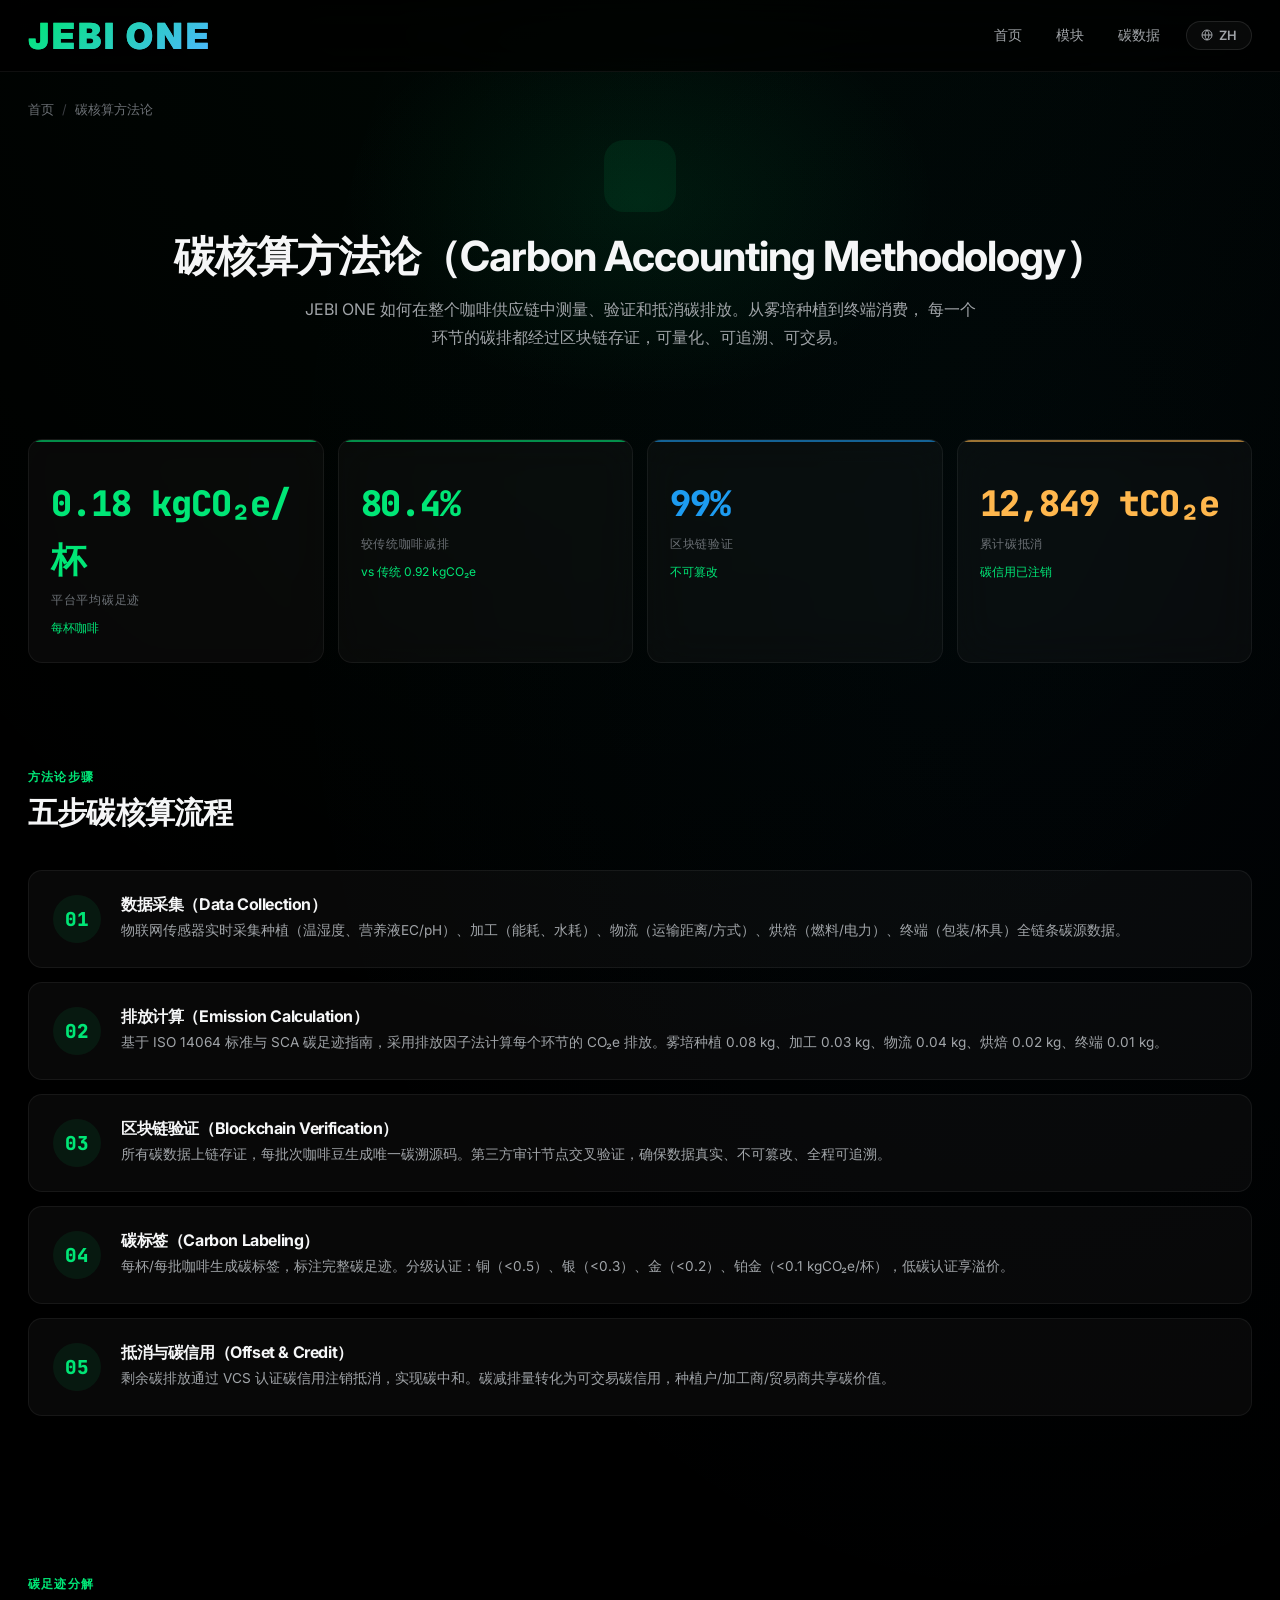
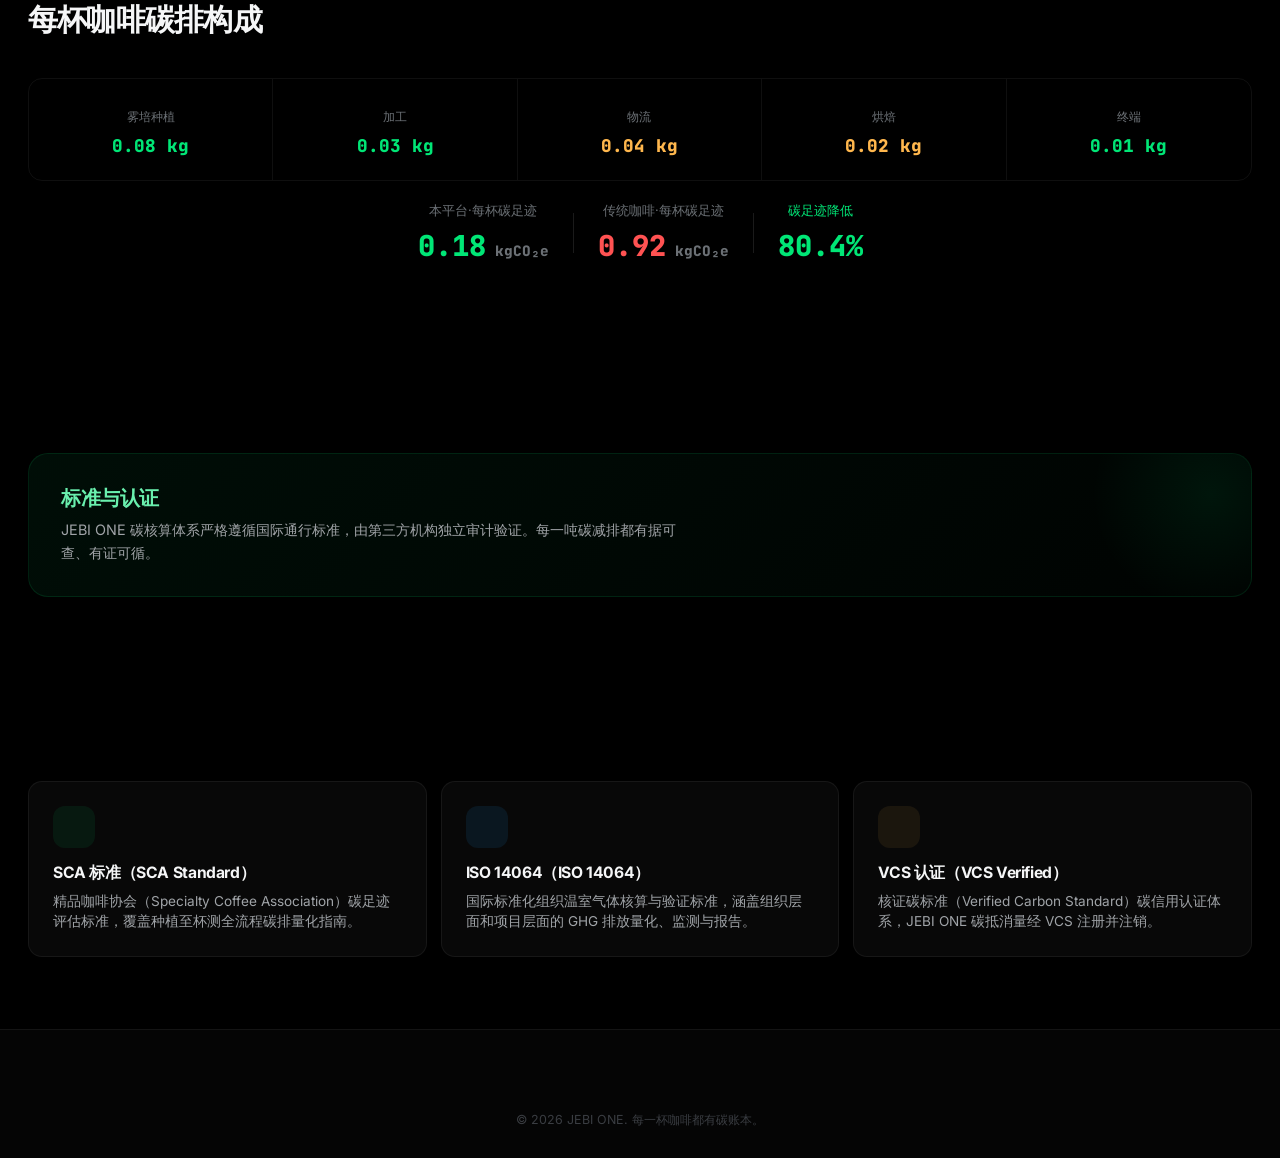
<file: modules/methodology.html>
<!DOCTYPE html>
<html lang="zh-CN">
  <head>
    <meta charset="UTF-8">
    <meta name="viewport" content="width=device-width, initial-scale=1.0">
    <title>碳核算方法论 — JEBI ONE</title>
    <link rel="stylesheet" href="../css/style.css?v=3">
    <link href="https://fonts.googleapis.com/css2?family=Inter:wght@400;500;600;700;800;900&family=JetBrains+Mono:wght@400;500;600;700;800&display=swap" rel="stylesheet">
  
    <script src="../js/i18n.js?v=7"></script>
  
    <script>document.addEventListener('click',function(){var s=document.querySelector('.lang-switcher');if(s)s.classList.remove('open')})</script>
  </head>
  <body>
    <nav class="nav">
      <div class="nav-inner">
        <a href="../index.html" class="nav-logo">
          <span>JEBI ONE</span>
        </a>
        <div class="nav-links">
          <a href="../index.html" class="nav-link" data-i18n="nav.home">首页</a>
          <a href="../index.html#modules" class="nav-link" data-i18n="nav.modules">模块</a>
          <a href="../index.html#dashboard" class="nav-link" data-i18n="nav.carbon">碳数据</a>
          <div class="lang-switcher">
            <button type="button" class="lang-switcher-btn" onclick="this.parentElement.classList.toggle('open');event.stopPropagation()">
              <svg width="16" height="16" viewBox="0 0 24 24" fill="none" stroke="currentColor" stroke-width="2">
                <circle cx="12" cy="12" r="10"/>
                <path d="M2 12h20M12 2a15.3 15.3 0 0 1 4 10 15.3 15.3 0 0 1-4 10 15.3 15.3 0 0 1-4-10 15.3 15.3 0 0 1 4-10z"/>
              </svg>
              <span class="lang-current">ZH</span>
            </button>
            <div class="lang-switcher-menu">
              <div class="lang-option active" data-lang="zh" onclick="JEBI_I18N.setLang('zh');this.parentElement.parentElement.classList.remove('open')">中文</div>
              <div class="lang-option" data-lang="en" onclick="JEBI_I18N.setLang('en');this.parentElement.parentElement.classList.remove('open')">English</div>
              <div class="lang-option" data-lang="ar" onclick="JEBI_I18N.setLang('ar');this.parentElement.parentElement.classList.remove('open')">العربية</div>
            </div>
          </div>
        </div>
      </div>
    </nav>
    <section class="page-header" style="--ph-glow: rgba(0, 230, 118, 0.08);">
      <div class="container">
        <div class="breadcrumb">
          <a href="../index.html" data-i18n="breadcrumb.home">首页</a>
          <span class="breadcrumb-sep">/</span>
          <span data-i18n="method.breadcrumb">碳核算方法论</span>
        </div>
        <div class="page-header-content">
          <div class="module-icon" style="background: var(--green-dim);">
          </div>
          <h1 data-i18n="method.title">碳核算方法论（Carbon Accounting Methodology）</h1>
          <p class="module-desc" data-i18n="method.desc">
            JEBI ONE 如何在整个咖啡供应链中测量、验证和抵消碳排放。从雾培种植到终端消费，
            每一个环节的碳排都经过区块链存证，可量化、可追溯、可交易。
          </p>
        </div>
      </div>
    </section>
    <!-- KPI -->
    <section class="container">
      <div class="kpi-row">
        <div class="kpi" style="--kpi-color: var(--green);">
          <div class="kpi-icon">
          </div>
          <div class="kpi-val" data-count="0.18" data-decimals="2" data-suffix=" kgCO₂e/杯">0.18 kgCO₂e/杯</div>
          <div class="kpi-label" data-i18n="method.kpi1.label">平台平均碳足迹</div>
          <div class="kpi-trend up" data-i18n="method.kpi1.trend">每杯咖啡</div>
        </div>
        <div class="kpi" style="--kpi-color: var(--green);">
          <div class="kpi-icon">
          </div>
          <div class="kpi-val" data-count="80.4" data-decimals="1" data-suffix="%">80.4%</div>
          <div class="kpi-label" data-i18n="method.kpi2.label">较传统咖啡减排</div>
          <div class="kpi-trend up" data-i18n="method.kpi2.trend">vs 传统 0.92 kgCO₂e</div>
        </div>
        <div class="kpi" style="--kpi-color: var(--accent);">
          <div class="kpi-icon">
          </div>
          <div class="kpi-val" data-count="100" data-suffix="%">100%</div>
          <div class="kpi-label" data-i18n="method.kpi3.label">区块链验证</div>
          <div class="kpi-trend up" data-i18n="method.kpi3.trend">不可篡改</div>
        </div>
        <div class="kpi" style="--kpi-color: var(--amber);">
          <div class="kpi-icon">
          </div>
          <div class="kpi-val" data-count="12850" data-suffix=" tCO₂e">12,850 tCO₂e</div>
          <div class="kpi-label" data-i18n="method.kpi4.label">累计碳抵消</div>
          <div class="kpi-trend up" data-i18n="method.kpi4.trend">碳信用已注销</div>
        </div>
      </div>
    </section>
    <!-- Methodology Steps -->
    <section class="section">
      <div class="container">
        <div class="section-head">
          <div>
            <div class="section-eyebrow" data-i18n="method.steps.eyebrow">方法论步骤</div>
            <h2 data-i18n="method.steps.title">五步碳核算流程</h2>
          </div>
        </div>
        <div class="method-step">
          <div class="method-step-num">01</div>
          <div>
            <h4 data-i18n="method.step1.title">数据采集（Data Collection）</h4>
            <p data-i18n="method.step1.desc">物联网传感器实时采集种植（温湿度、营养液EC/pH）、加工（能耗、水耗）、物流（运输距离/方式）、烘焙（燃料/电力）、终端（包装/杯具）全链条碳源数据。</p>
          </div>
        </div>
        <div class="method-step">
          <div class="method-step-num">02</div>
          <div>
            <h4 data-i18n="method.step2.title">排放计算（Emission Calculation）</h4>
            <p data-i18n="method.step2.desc">基于 ISO 14064 标准与 SCA 碳足迹指南，采用排放因子法计算每个环节的 CO₂e 排放。雾培种植 0.08 kg、加工 0.03 kg、物流 0.04 kg、烘焙 0.02 kg、终端 0.01 kg。</p>
          </div>
        </div>
        <div class="method-step">
          <div class="method-step-num">03</div>
          <div>
            <h4 data-i18n="method.step3.title">区块链验证（Blockchain Verification）</h4>
            <p data-i18n="method.step3.desc">所有碳数据上链存证，每批次咖啡豆生成唯一碳溯源码。第三方审计节点交叉验证，确保数据真实、不可篡改、全程可追溯。</p>
          </div>
        </div>
        <div class="method-step">
          <div class="method-step-num">04</div>
          <div>
            <h4 data-i18n="method.step4.title">碳标签（Carbon Labeling）</h4>
            <p data-i18n="method.step4.desc">每杯/每批咖啡生成碳标签，标注完整碳足迹。分级认证：铜（<0.5）、银（<0.3）、金（<0.2）、铂金（<0.1 kgCO₂e/杯），低碳认证享溢价。</p>
          </div>
        </div>
        <div class="method-step">
          <div class="method-step-num">05</div>
          <div>
            <h4 data-i18n="method.step5.title">抵消与碳信用（Offset & Credit）</h4>
            <p data-i18n="method.step5.desc">剩余碳排放通过 VCS 认证碳信用注销抵消，实现碳中和。碳减排量转化为可交易碳信用，种植户/加工商/贸易商共享碳价值。</p>
          </div>
        </div>
      </div>
    </section>
    <!-- Carbon Footprint Breakdown -->
    <section class="section">
      <div class="container">
        <div class="section-head">
          <div>
            <div class="section-eyebrow" data-i18n="method.breakdown.eyebrow">碳足迹分解</div>
            <h2 data-i18n="method.breakdown.title">每杯咖啡碳排构成</h2>
          </div>
        </div>
        <div class="cf-breakdown">
          <div class="cf-step">
            <div class="cf-step-icon">
            </div>
            <div class="cf-step-label" data-i18n="method.cf.step1.label">雾培种植</div>
            <div class="cf-step-val green">0.08 kg</div>
          </div>
          <div class="cf-step">
            <div class="cf-step-icon">
            </div>
            <div class="cf-step-label" data-i18n="method.cf.step2.label">加工</div>
            <div class="cf-step-val green">0.03 kg</div>
          </div>
          <div class="cf-step">
            <div class="cf-step-icon">
            </div>
            <div class="cf-step-label" data-i18n="method.cf.step3.label">物流</div>
            <div class="cf-step-val amber">0.04 kg</div>
          </div>
          <div class="cf-step">
            <div class="cf-step-icon">
            </div>
            <div class="cf-step-label" data-i18n="method.cf.step4.label">烘焙</div>
            <div class="cf-step-val amber">0.02 kg</div>
          </div>
          <div class="cf-step">
            <div class="cf-step-icon">
            </div>
            <div class="cf-step-label" data-i18n="method.cf.step5.label">终端</div>
            <div class="cf-step-val green">0.01 kg</div>
          </div>
        </div>
        <div style="margin-top: 16px; display: flex; gap: 24px; align-items: center; justify-content: center; flex-wrap: wrap;">
          <div style="text-align: center;">
            <span style="font-size: 0.8rem; color: var(--text-3);" data-i18n="method.breakdown.platform">本平台·每杯碳足迹</span>
            <div style="font-size: 1.8rem; font-weight: 900; font-family: var(--font-mono); color: var(--green);">0.18<span style="font-size: 0.9rem; color: var(--text-3);"> kgCO₂e</span>
            </div>
          </div>
          <div style="width: 1px; height: 40px; background: var(--border-2);">
          </div>
          <div style="text-align: center;">
            <span style="font-size: 0.8rem; color: var(--text-3);" data-i18n="method.breakdown.traditional">传统咖啡·每杯碳足迹</span>
            <div style="font-size: 1.8rem; font-weight: 900; font-family: var(--font-mono); color: var(--red);">0.92<span style="font-size: 0.9rem; color: var(--text-3);"> kgCO₂e</span>
            </div>
          </div>
          <div style="width: 1px; height: 40px; background: var(--border-2);">
          </div>
          <div style="text-align: center;">
            <span style="font-size: 0.8rem; color: var(--green);" data-i18n="method.breakdown.reduction">碳足迹降低</span>
            <div style="font-size: 1.8rem; font-weight: 900; font-family: var(--font-mono); color: var(--green);">80.4%</div>
          </div>
        </div>
      </div>
    </section>
    <!-- Standards & Certification -->
    <section class="section">
      <div class="container">
        <div class="lc-banner">
          <h3 data-i18n="method.standards.title">标准与认证</h3>
          <p data-i18n="method.standards.desc">JEBI ONE 碳核算体系严格遵循国际通行标准，由第三方机构独立审计验证。每一吨碳减排都有据可查、有证可循。</p>
        </div>
      </div>
    </section>
    <section class="section">
      <div class="container">
        <div class="feature-grid" style="grid-template-columns: repeat(3, 1fr);">
          <div class="feature-card animate-in d1">
            <div class="feature-card-icon green">
            </div>
            <h4 data-i18n="method.std.card1.title">SCA 标准（SCA Standard）</h4>
            <p data-i18n="method.std.card1.desc">精品咖啡协会（Specialty Coffee Association）碳足迹评估标准，覆盖种植至杯测全流程碳排量化指南。</p>
          </div>
          <div class="feature-card animate-in d2">
            <div class="feature-card-icon blue">
            </div>
            <h4 data-i18n="method.std.card2.title">ISO 14064（ISO 14064）</h4>
            <p data-i18n="method.std.card2.desc">国际标准化组织温室气体核算与验证标准，涵盖组织层面和项目层面的 GHG 排放量化、监测与报告。</p>
          </div>
          <div class="feature-card animate-in d3">
            <div class="feature-card-icon amber">
            </div>
            <h4 data-i18n="method.std.card3.title">VCS 认证（VCS Verified）</h4>
            <p data-i18n="method.std.card3.desc">核证碳标准（Verified Carbon Standard）碳信用认证体系，JEBI ONE 碳抵消量经 VCS 注册并注销。</p>
          </div>
        </div>
      </div>
    </section>
    <footer class="footer">
      <div class="container">
        <div class="footer-bottom" style="border: none; justify-content: center;">
          <p>&copy; 2026 JEBI ONE. 每一杯咖啡都有碳账本。</p>
        </div>
      </div>
    </footer><script src="../js/main.js?v=7">
    </script>
  </body>
</html>
</file>
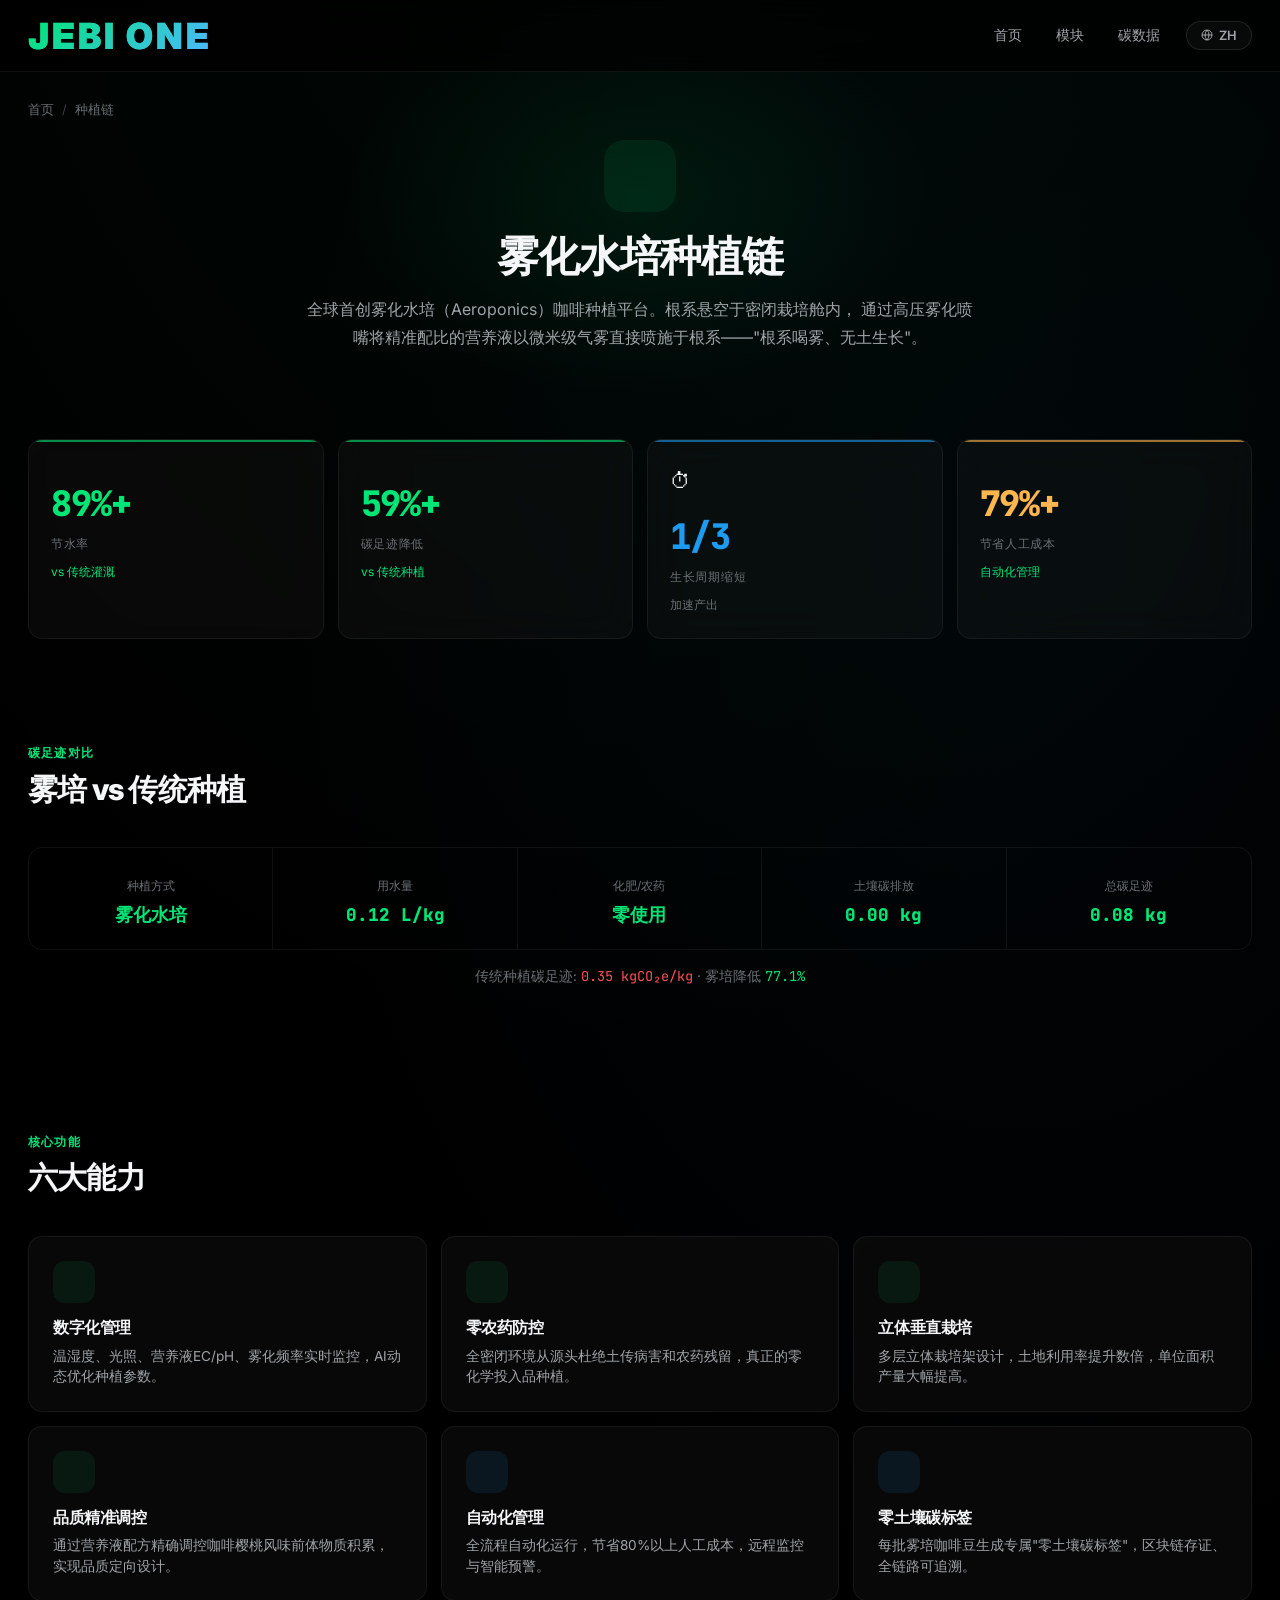
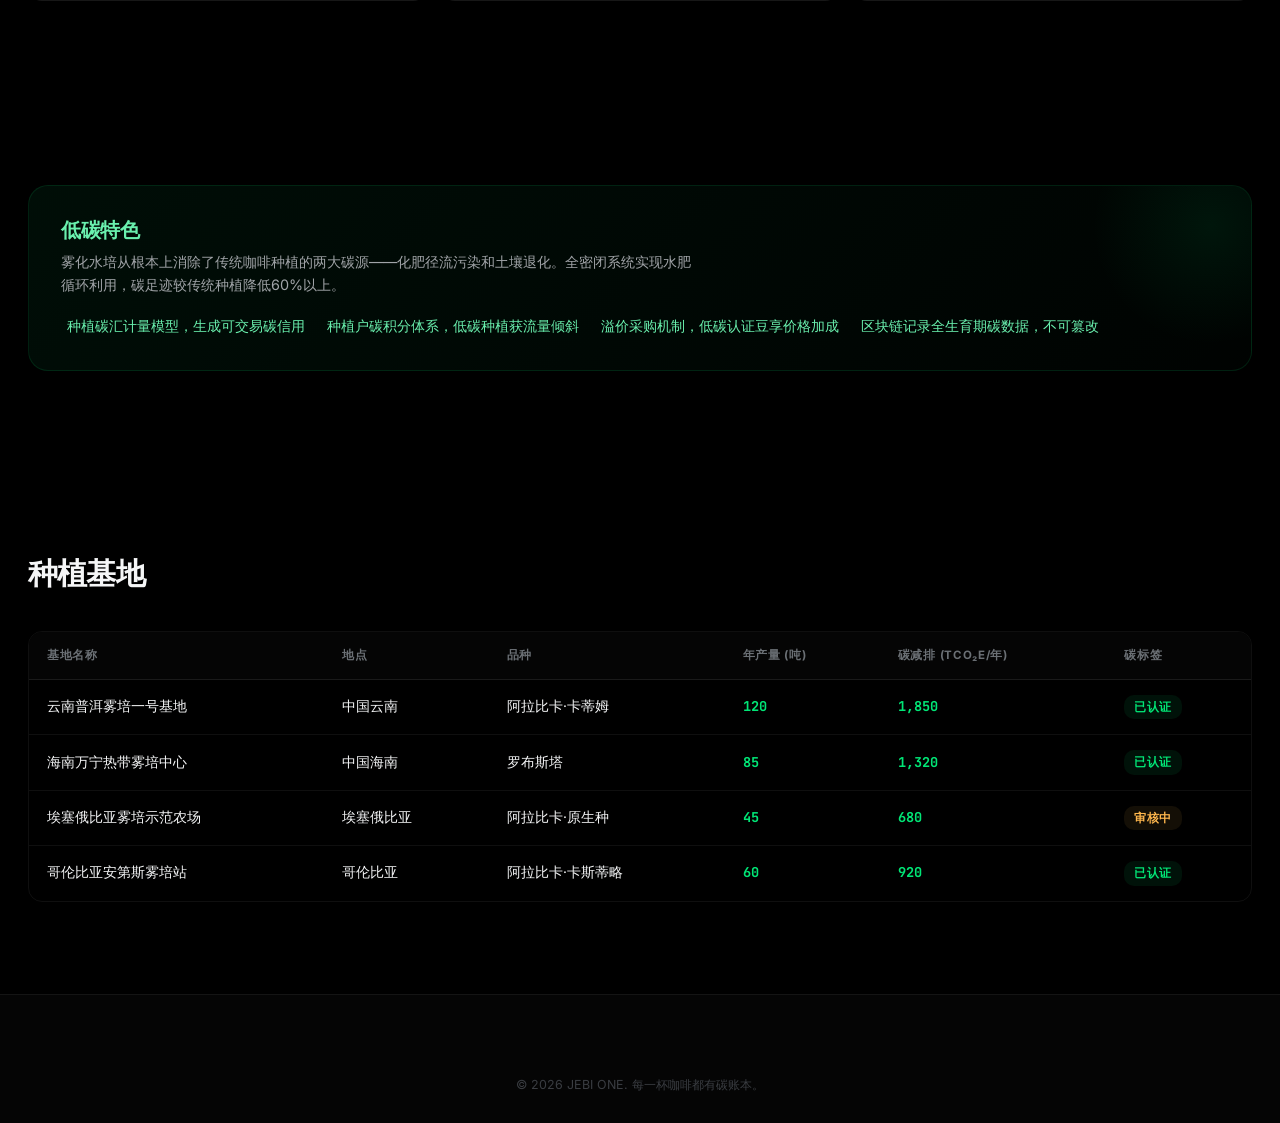
<file: modules/planting.html>
<!DOCTYPE html>
<html lang="zh-CN">
  <head>
    <meta charset="UTF-8">
    <meta name="viewport" content="width=device-width, initial-scale=1.0">
    <title>雾化水培种植链 — JEBI ONE</title>
    <link rel="stylesheet" href="../css/style.css?v=3">
    <link href="https://fonts.googleapis.com/css2?family=Inter:wght@400;500;600;700;800;900&family=JetBrains+Mono:wght@400;500;600;700;800&display=swap" rel="stylesheet">
  
    <script src="../js/i18n.js?v=7"></script>
  
    <script>document.addEventListener('click',function(){var s=document.querySelector('.lang-switcher');if(s)s.classList.remove('open')})</script>
  </head>
  <body>
    <nav class="nav">
      <div class="nav-inner">
        <a href="../index.html" class="nav-logo">
          <span>JEBI ONE</span>
        </a>
        <div class="nav-links">
          <a href="../index.html" class="nav-link" data-i18n="nav.home">首页</a>
          <a href="../index.html#modules" class="nav-link" data-i18n="nav.modules">模块</a>
          <a href="../index.html#dashboard" class="nav-link" data-i18n="nav.carbon_data">碳数据</a>
          <div class="lang-switcher">
            <button type="button" class="lang-switcher-btn" onclick="this.parentElement.classList.toggle('open');event.stopPropagation()">
              <svg width="16" height="16" viewBox="0 0 24 24" fill="none" stroke="currentColor" stroke-width="2">
                <circle cx="12" cy="12" r="10"/>
                <path d="M2 12h20M12 2a15.3 15.3 0 0 1 4 10 15.3 15.3 0 0 1-4 10 15.3 15.3 0 0 1-4-10 15.3 15.3 0 0 1 4-10z"/>
              </svg>
              <span class="lang-current">ZH</span>
            </button>
            <div class="lang-switcher-menu">
              <div class="lang-option active" data-lang="zh" onclick="JEBI_I18N.setLang('zh');this.parentElement.parentElement.classList.remove('open')">中文</div>
              <div class="lang-option" data-lang="en" onclick="JEBI_I18N.setLang('en');this.parentElement.parentElement.classList.remove('open')">English</div>
              <div class="lang-option" data-lang="ar" onclick="JEBI_I18N.setLang('ar');this.parentElement.parentElement.classList.remove('open')">العربية</div>
            </div>
          </div>
        </div>
      </div>
    </nav>
    <section class="page-header" style="--ph-glow: rgba(0, 230, 118, 0.08);">
      <div class="container">
        <div class="breadcrumb">
          <a href="../index.html">首页</a>
          <span class="breadcrumb-sep">/</span>
          <span>种植链</span>
        </div>
        <div class="page-header-content">
          <div class="module-icon" style="background: var(--green-dim);">
          </div>
          <h1>雾化水培种植链</h1>
          <p class="module-desc">
            全球首创雾化水培（Aeroponics）咖啡种植平台。根系悬空于密闭栽培舱内，
            通过高压雾化喷嘴将精准配比的营养液以微米级气雾直接喷施于根系——"根系喝雾、无土生长"。
          </p>
        </div>
      </div>
    </section>
    <!-- KPI -->
    <section class="container">
      <div class="kpi-row">
        <div class="kpi" style="--kpi-color: var(--green);">
          <div class="kpi-icon">
          </div>
          <div class="kpi-val" data-count="90" data-suffix="%+">90%+</div>
          <div class="kpi-label">节水率</div>
          <div class="kpi-trend up">vs 传统灌溉</div>
        </div>
        <div class="kpi" style="--kpi-color: var(--green);">
          <div class="kpi-icon">
          </div>
          <div class="kpi-val" data-count="60" data-suffix="%+">60%+</div>
          <div class="kpi-label">碳足迹降低</div>
          <div class="kpi-trend up">vs 传统种植</div>
        </div>
        <div class="kpi" style="--kpi-color: var(--accent);">
          <div class="kpi-icon">⏱</div>
          <div class="kpi-val">1/3</div>
          <div class="kpi-label">生长周期缩短</div>
          <div class="kpi-trend neutral">加速产出</div>
        </div>
        <div class="kpi" style="--kpi-color: var(--amber);">
          <div class="kpi-icon">
          </div>
          <div class="kpi-val" data-count="80" data-suffix="%+">80%+</div>
          <div class="kpi-label">节省人工成本</div>
          <div class="kpi-trend up">自动化管理</div>
        </div>
      </div>
    </section>
    <!-- Carbon comparison: Aeroponics vs Traditional -->
    <section class="section">
      <div class="container">
        <div class="section-head">
          <div>
            <div class="section-eyebrow">碳足迹对比</div>
            <h2>雾培 vs 传统种植</h2>
          </div>
        </div>
        <div class="cf-breakdown">
          <div class="cf-step">
            <div class="cf-step-icon">
            </div>
            <div class="cf-step-label">种植方式</div>
            <div class="cf-step-val green">雾化水培</div>
          </div>
          <div class="cf-step">
            <div class="cf-step-icon">
            </div>
            <div class="cf-step-label">用水量</div>
            <div class="cf-step-val green">0.12 L/kg</div>
          </div>
          <div class="cf-step">
            <div class="cf-step-icon">
            </div>
            <div class="cf-step-label">化肥/农药</div>
            <div class="cf-step-val green">零使用</div>
          </div>
          <div class="cf-step">
            <div class="cf-step-icon">
            </div>
            <div class="cf-step-label">土壤碳排放</div>
            <div class="cf-step-val green">0.00 kg</div>
          </div>
          <div class="cf-step">
            <div class="cf-step-icon">
            </div>
            <div class="cf-step-label">总碳足迹</div>
            <div class="cf-step-val green">0.08 kg</div>
          </div>
        </div>
        <div style="margin-top: 16px; text-align: center; font-size: 0.85rem; color: var(--text-3);">
          传统种植碳足迹: <span class="mono" style="color: var(--red);">0.35 kgCO₂e/kg</span> · 雾培降低 <span class="mono" style="color: var(--green);">77.1%</span>
        </div>
      </div>
    </section>
    <!-- Core Features -->
    <section class="section">
      <div class="container">
        <div class="section-head">
          <div>
            <div class="section-eyebrow">核心功能</div>
            <h2>六大能力</h2>
          </div>
        </div>
        <div class="feature-grid">
          <div class="feature-card animate-in d1">
            <div class="feature-card-icon green">
            </div>
            <h4>数字化管理</h4>
            <p>温湿度、光照、营养液EC/pH、雾化频率实时监控，AI动态优化种植参数。</p>
          </div>
          <div class="feature-card animate-in d2">
            <div class="feature-card-icon green">
            </div>
            <h4>零农药防控</h4>
            <p>全密闭环境从源头杜绝土传病害和农药残留，真正的零化学投入品种植。</p>
          </div>
          <div class="feature-card animate-in d3">
            <div class="feature-card-icon green">
            </div>
            <h4>立体垂直栽培</h4>
            <p>多层立体栽培架设计，土地利用率提升数倍，单位面积产量大幅提高。</p>
          </div>
          <div class="feature-card animate-in d4">
            <div class="feature-card-icon green">
            </div>
            <h4>品质精准调控</h4>
            <p>通过营养液配方精确调控咖啡樱桃风味前体物质积累，实现品质定向设计。</p>
          </div>
          <div class="feature-card animate-in d5">
            <div class="feature-card-icon blue">
            </div>
            <h4>自动化管理</h4>
            <p>全流程自动化运行，节省80%以上人工成本，远程监控与智能预警。</p>
          </div>
          <div class="feature-card animate-in d6">
            <div class="feature-card-icon blue">
            </div>
            <h4>零土壤碳标签</h4>
            <p>每批雾培咖啡豆生成专属"零土壤碳标签"，区块链存证、全链路可追溯。</p>
          </div>
        </div>
      </div>
    </section>
    <!-- Low Carbon Banner -->
    <section class="section">
      <div class="container">
        <div class="lc-banner">
          <h3> 低碳特色</h3>
          <p>雾化水培从根本上消除了传统咖啡种植的两大碳源——化肥径流污染和土壤退化。全密闭系统实现水肥循环利用，碳足迹较传统种植降低60%以上。</p>
          <ul>
            <li>种植碳汇计量模型，生成可交易碳信用</li>
            <li>种植户碳积分体系，低碳种植获流量倾斜</li>
            <li>溢价采购机制，低碳认证豆享价格加成</li>
            <li>区块链记录全生育期碳数据，不可篡改</li>
          </ul>
        </div>
      </div>
    </section>
    <!-- Bases Table -->
    <section class="section">
      <div class="container">
        <div class="section-head">
          <h2>种植基地</h2>
        </div>
        <div class="table-wrap">
          <table class="data-table">
            <thead>
              <tr>
                <th>基地名称</th>
                <th>地点</th>
                <th>品种</th>
                <th>年产量 (吨)</th>
                <th>碳减排 (tCO₂e/年)</th>
                <th>碳标签</th>
              </tr>
            </thead>
            <tbody>
              <tr>
                <td>云南普洱雾培一号基地</td>
                <td>中国云南</td>
                <td>阿拉比卡·卡蒂姆</td>
                <td class="hl">120</td>
                <td class="hl">1,850</td>
                <td>
                  <span class="pill green">已认证</span>
                </td>
              </tr>
              <tr>
                <td>海南万宁热带雾培中心</td>
                <td>中国海南</td>
                <td>罗布斯塔</td>
                <td class="hl">85</td>
                <td class="hl">1,320</td>
                <td>
                  <span class="pill green">已认证</span>
                </td>
              </tr>
              <tr>
                <td>埃塞俄比亚雾培示范农场</td>
                <td>埃塞俄比亚</td>
                <td>阿拉比卡·原生种</td>
                <td class="hl">45</td>
                <td class="hl">680</td>
                <td>
                  <span class="pill amber">审核中</span>
                </td>
              </tr>
              <tr>
                <td>哥伦比亚安第斯雾培站</td>
                <td>哥伦比亚</td>
                <td>阿拉比卡·卡斯蒂略</td>
                <td class="hl">60</td>
                <td class="hl">920</td>
                <td>
                  <span class="pill green">已认证</span>
                </td>
              </tr>
            </tbody>
          </table>
        </div>
      </div>
    </section>
    <footer class="footer">
      <div class="container">
        <div class="footer-bottom" style="border: none; justify-content: center;">
          <p>&copy; 2026 JEBI ONE. 每一杯咖啡都有碳账本。</p>
        </div>
      </div>
    </footer><script src="../js/main.js?v=7">
    </script>
  </body>
</html>
</file>
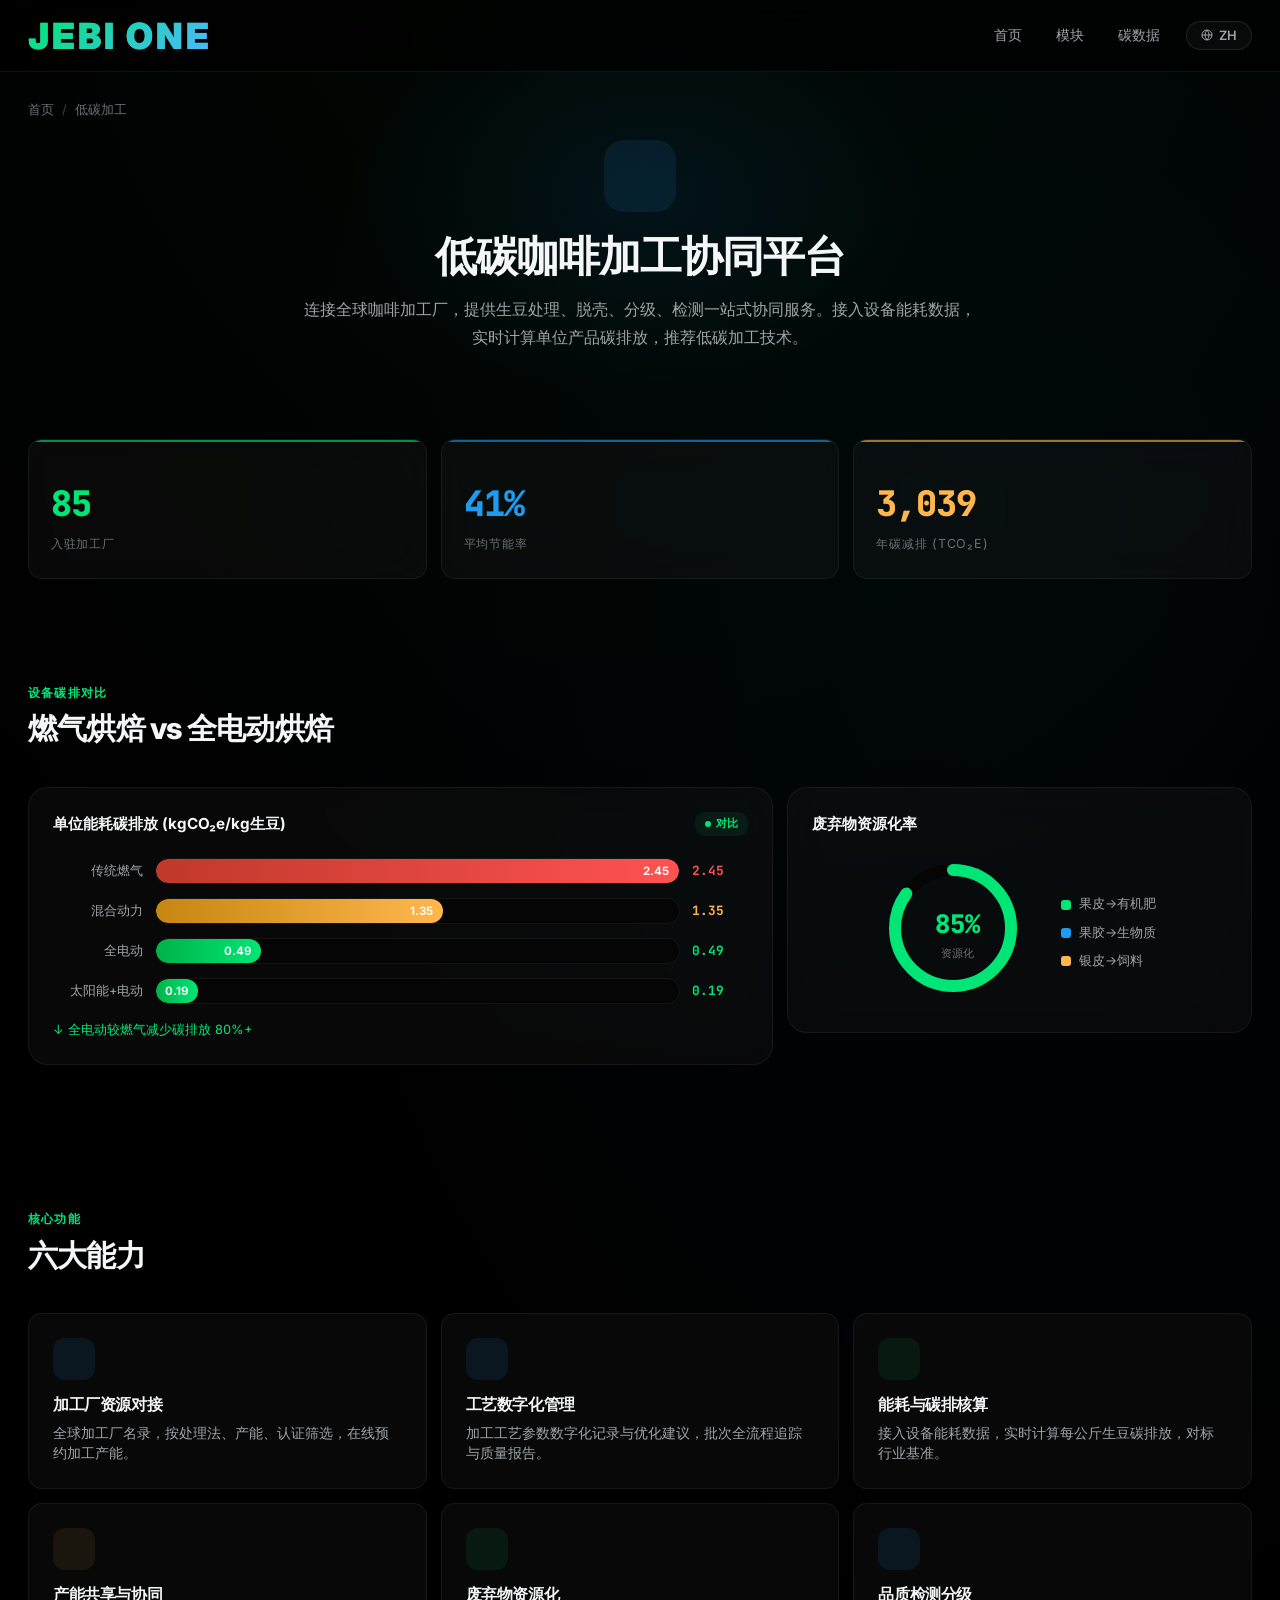
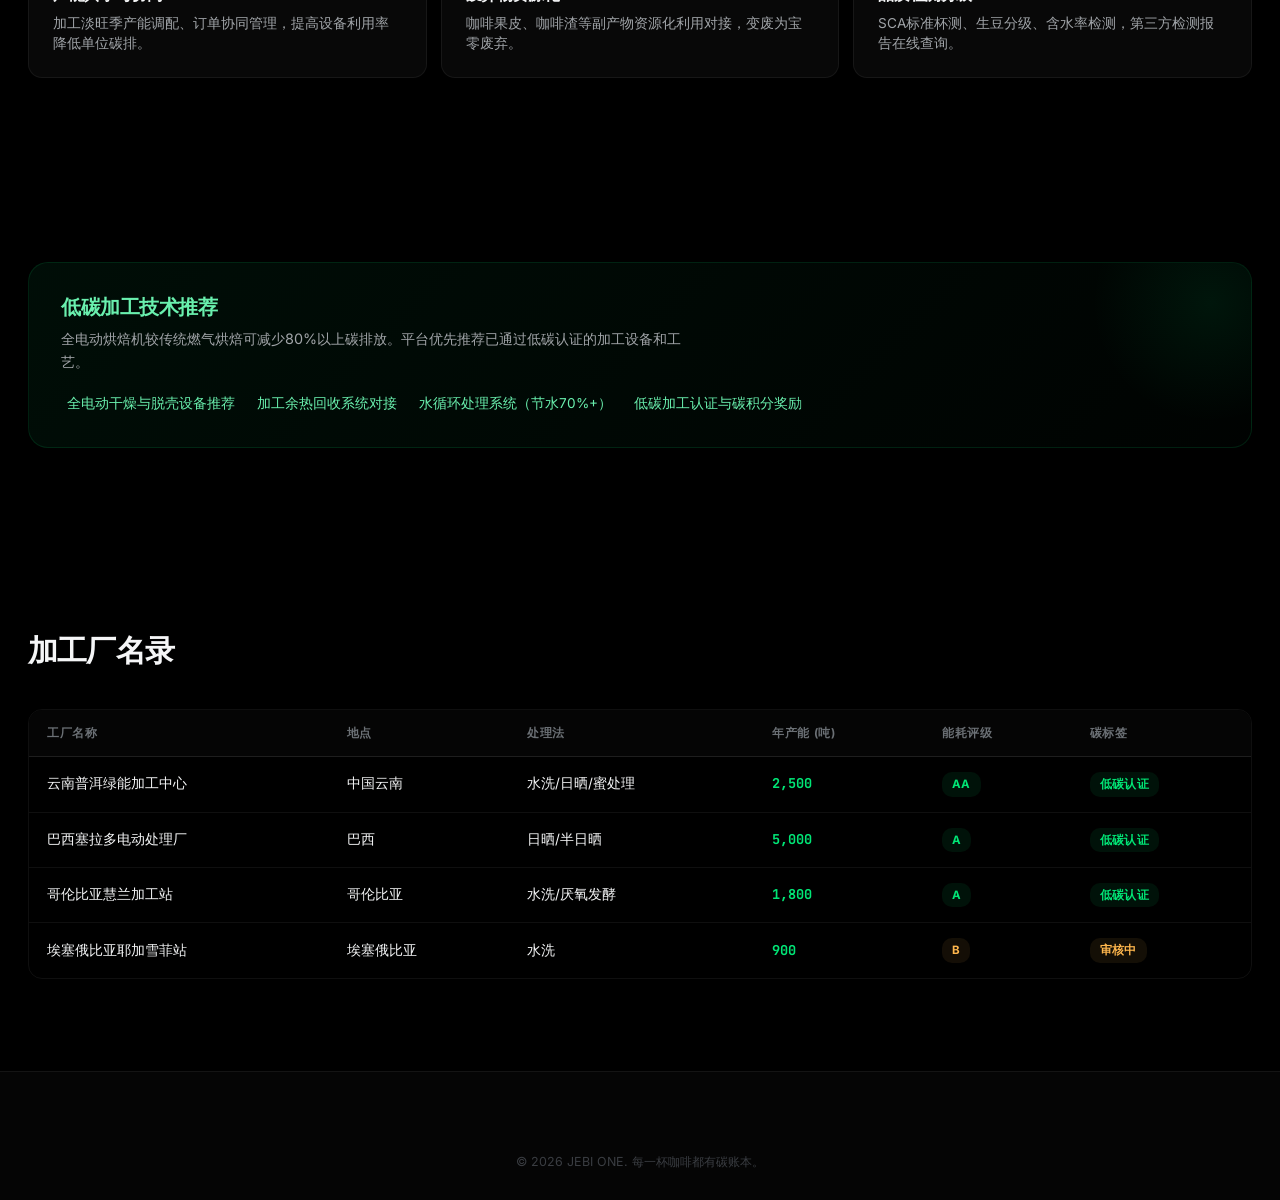
<file: modules/processing.html>
<!DOCTYPE html>
<html lang="zh-CN">
  <head>
    <meta charset="UTF-8">
    <meta name="viewport" content="width=device-width, initial-scale=1.0">
    <title>低碳咖啡加工 — JEBI ONE</title>
    <link rel="stylesheet" href="../css/style.css?v=3">
    <link href="https://fonts.googleapis.com/css2?family=Inter:wght@400;500;600;700;800;900&family=JetBrains+Mono:wght@400;500;600;700;800&display=swap" rel="stylesheet">
  
    <script src="../js/i18n.js?v=7"></script>
  
    <script>document.addEventListener('click',function(){var s=document.querySelector('.lang-switcher');if(s)s.classList.remove('open')})</script>
  </head>
  <body>
    <nav class="nav">
      <div class="nav-inner">
        <a href="../index.html" class="nav-logo">
          <span>JEBI ONE</span>
        </a>
        <div class="nav-links">
          <a href="../index.html" class="nav-link" data-i18n="nav.home">首页</a>
          <a href="../index.html#modules" class="nav-link" data-i18n="nav.modules">模块</a>
          <a href="../index.html#dashboard" class="nav-link" data-i18n="nav.carbon_data">碳数据</a>
          <div class="lang-switcher">
            <button type="button" class="lang-switcher-btn" onclick="this.parentElement.classList.toggle('open');event.stopPropagation()">
              <svg width="16" height="16" viewBox="0 0 24 24" fill="none" stroke="currentColor" stroke-width="2">
                <circle cx="12" cy="12" r="10"/>
                <path d="M2 12h20M12 2a15.3 15.3 0 0 1 4 10 15.3 15.3 0 0 1-4 10 15.3 15.3 0 0 1-4-10 15.3 15.3 0 0 1 4-10z"/>
              </svg>
              <span class="lang-current">ZH</span>
            </button>
            <div class="lang-switcher-menu">
              <div class="lang-option active" data-lang="zh" onclick="JEBI_I18N.setLang('zh');this.parentElement.parentElement.classList.remove('open')">中文</div>
              <div class="lang-option" data-lang="en" onclick="JEBI_I18N.setLang('en');this.parentElement.parentElement.classList.remove('open')">English</div>
              <div class="lang-option" data-lang="ar" onclick="JEBI_I18N.setLang('ar');this.parentElement.parentElement.classList.remove('open')">العربية</div>
            </div>
          </div>
        </div>
      </div>
    </nav>
    <section class="page-header" style="--ph-glow: rgba(29, 155, 240, 0.08);">
      <div class="container">
        <div class="breadcrumb">
          <a href="../index.html">首页</a>
          <span class="breadcrumb-sep">/</span>
          <span>低碳加工</span>
        </div>
        <div class="page-header-content">
          <div class="module-icon" style="background: var(--accent-dim);">
          </div>
          <h1>低碳咖啡加工协同平台</h1>
          <p class="module-desc">连接全球咖啡加工厂，提供生豆处理、脱壳、分级、检测一站式协同服务。接入设备能耗数据，实时计算单位产品碳排放，推荐低碳加工技术。</p>
        </div>
      </div>
    </section>
    <section class="container">
      <div class="kpi-row" style="grid-template-columns: repeat(3, 1fr);">
        <div class="kpi" style="--kpi-color: var(--green);">
          <div class="kpi-icon">
          </div>
          <div class="kpi-val" data-count="86">86</div>
          <div class="kpi-label">入驻加工厂</div>
        </div>
        <div class="kpi" style="--kpi-color: var(--accent);">
          <div class="kpi-icon">
          </div>
          <div class="kpi-val" data-count="42" data-suffix="%">42%</div>
          <div class="kpi-label">平均节能率</div>
        </div>
        <div class="kpi" style="--kpi-color: var(--amber);">
          <div class="kpi-icon">
          </div>
          <div class="kpi-val" data-count="3040">3,040</div>
          <div class="kpi-label">年碳减排 (tCO₂e)</div>
        </div>
      </div>
    </section>
    <!-- Energy Comparison Chart -->
    <section class="section">
      <div class="container">
        <div class="section-head">
          <div>
            <div class="section-eyebrow">设备碳排对比</div>
            <h2>燃气烘焙 vs 全电动烘焙</h2>
          </div>
        </div>
        <div class="dash-panel">
          <div class="panel animate-in d1">
            <div class="panel-head">
              <span class="panel-title">单位能耗碳排放 (kgCO₂e/kg生豆)</span>
              <span class="panel-badge live">对比</span>
            </div>
            <div class="hbar-list">
              <div class="hbar-row">
                <span class="hbar-label">传统燃气</span>
                <div class="hbar-track">
                  <div class="hbar-fill" style="width: 100%; background: linear-gradient(90deg, #c0392b, var(--red));">2.45</div>
                </div>
                <span class="hbar-val" style="color: var(--red);">2.45</span>
              </div>
              <div class="hbar-row">
                <span class="hbar-label">混合动力</span>
                <div class="hbar-track">
                  <div class="hbar-fill amber" style="width: 55%;">1.35</div>
                </div>
                <span class="hbar-val" style="color: var(--amber);">1.35</span>
              </div>
              <div class="hbar-row">
                <span class="hbar-label">全电动</span>
                <div class="hbar-track">
                  <div class="hbar-fill green" style="width: 20%;">0.49</div>
                </div>
                <span class="hbar-val" style="color: var(--green);">0.49</span>
              </div>
              <div class="hbar-row">
                <span class="hbar-label">太阳能+电动</span>
                <div class="hbar-track">
                  <div class="hbar-fill green" style="width: 8%;">0.19</div>
                </div>
                <span class="hbar-val" style="color: var(--green);">0.19</span>
              </div>
            </div>
            <div style="margin-top: 16px; font-size: 0.8rem; color: var(--green);">↓ 全电动较燃气减少碳排放 80%+</div>
          </div>
          <div class="dash-panel-right">
            <div class="panel animate-in d2">
              <div class="panel-head">
                <span class="panel-title">废弃物资源化率</span>
              </div>
              <div class="donut-wrap">
                <div class="donut">
                  <svg width="140" height="140" viewBox="0 0 140 140">
                    <circle cx="70" cy="70" r="58" fill="none" stroke="var(--bg-1)" stroke-width="12"/>
                    <circle cx="70" cy="70" r="58" fill="none" stroke="var(--green)" stroke-width="12" stroke-dasharray="364.4" stroke-dashoffset="54.7" stroke-linecap="round"/>
                  </svg>
                  <div class="donut-center">
                    <div class="donut-val" style="color: var(--green);">85%</div>
                    <div class="donut-label">资源化</div>
                  </div>
                </div>
                <div class="donut-legend">
                  <div class="donut-legend-item">
                    <span class="donut-legend-dot" style="background: var(--green);">
                    </span>
                    <span>果皮→有机肥</span>
                  </div>
                  <div class="donut-legend-item">
                    <span class="donut-legend-dot" style="background: var(--accent);">
                    </span>
                    <span>果胶→生物质</span>
                  </div>
                  <div class="donut-legend-item">
                    <span class="donut-legend-dot" style="background: var(--amber);">
                    </span>
                    <span>银皮→饲料</span>
                  </div>
                </div>
              </div>
            </div>
          </div>
        </div>
      </div>
    </section>
    <!-- Features -->
    <section class="section">
      <div class="container">
        <div class="section-head">
          <div>
            <div class="section-eyebrow">核心功能</div>
            <h2>六大能力</h2>
          </div>
        </div>
        <div class="feature-grid">
          <div class="feature-card animate-in d1">
            <div class="feature-card-icon blue">
            </div>
            <h4>加工厂资源对接</h4>
            <p>全球加工厂名录，按处理法、产能、认证筛选，在线预约加工产能。</p>
          </div>
          <div class="feature-card animate-in d2">
            <div class="feature-card-icon blue">
            </div>
            <h4>工艺数字化管理</h4>
            <p>加工工艺参数数字化记录与优化建议，批次全流程追踪与质量报告。</p>
          </div>
          <div class="feature-card animate-in d3">
            <div class="feature-card-icon green">
            </div>
            <h4>能耗与碳排核算</h4>
            <p>接入设备能耗数据，实时计算每公斤生豆碳排放，对标行业基准。</p>
          </div>
          <div class="feature-card animate-in d4">
            <div class="feature-card-icon amber">
            </div>
            <h4>产能共享与协同</h4>
            <p>加工淡旺季产能调配、订单协同管理，提高设备利用率降低单位碳排。</p>
          </div>
          <div class="feature-card animate-in d5">
            <div class="feature-card-icon green">
            </div>
            <h4>废弃物资源化</h4>
            <p>咖啡果皮、咖啡渣等副产物资源化利用对接，变废为宝零废弃。</p>
          </div>
          <div class="feature-card animate-in d6">
            <div class="feature-card-icon blue">
            </div>
            <h4>品质检测分级</h4>
            <p>SCA标准杯测、生豆分级、含水率检测，第三方检测报告在线查询。</p>
          </div>
        </div>
      </div>
    </section>
    <section class="section">
      <div class="container">
        <div class="lc-banner">
          <h3> 低碳加工技术推荐</h3>
          <p>全电动烘焙机较传统燃气烘焙可减少80%以上碳排放。平台优先推荐已通过低碳认证的加工设备和工艺。</p>
          <ul>
            <li>全电动干燥与脱壳设备推荐</li>
            <li>加工余热回收系统对接</li>
            <li>水循环处理系统（节水70%+）</li>
            <li>低碳加工认证与碳积分奖励</li>
          </ul>
        </div>
      </div>
    </section>
    <section class="section">
      <div class="container">
        <div class="section-head">
          <h2>加工厂名录</h2>
        </div>
        <div class="table-wrap">
          <table class="data-table">
            <thead>
              <tr>
                <th>工厂名称</th>
                <th>地点</th>
                <th>处理法</th>
                <th>年产能 (吨)</th>
                <th>能耗评级</th>
                <th>碳标签</th>
              </tr>
            </thead>
            <tbody>
              <tr>
                <td>云南普洱绿能加工中心</td>
                <td>中国云南</td>
                <td>水洗/日晒/蜜处理</td>
                <td class="hl">2,500</td>
                <td>
                  <span class="pill green">AA</span>
                </td>
                <td>
                  <span class="pill green">低碳认证</span>
                </td>
              </tr>
              <tr>
                <td>巴西塞拉多电动处理厂</td>
                <td>巴西</td>
                <td>日晒/半日晒</td>
                <td class="hl">5,000</td>
                <td>
                  <span class="pill green">A</span>
                </td>
                <td>
                  <span class="pill green">低碳认证</span>
                </td>
              </tr>
              <tr>
                <td>哥伦比亚慧兰加工站</td>
                <td>哥伦比亚</td>
                <td>水洗/厌氧发酵</td>
                <td class="hl">1,800</td>
                <td>
                  <span class="pill green">A</span>
                </td>
                <td>
                  <span class="pill green">低碳认证</span>
                </td>
              </tr>
              <tr>
                <td>埃塞俄比亚耶加雪菲站</td>
                <td>埃塞俄比亚</td>
                <td>水洗</td>
                <td class="hl">900</td>
                <td>
                  <span class="pill amber">B</span>
                </td>
                <td>
                  <span class="pill amber">审核中</span>
                </td>
              </tr>
            </tbody>
          </table>
        </div>
      </div>
    </section>
    <footer class="footer">
      <div class="container">
        <div class="footer-bottom" style="border: none; justify-content: center;">
          <p>&copy; 2026 JEBI ONE. 每一杯咖啡都有碳账本。</p>
        </div>
      </div>
    </footer><script src="../js/main.js?v=7">
    </script>
  </body>
</html>
</file>
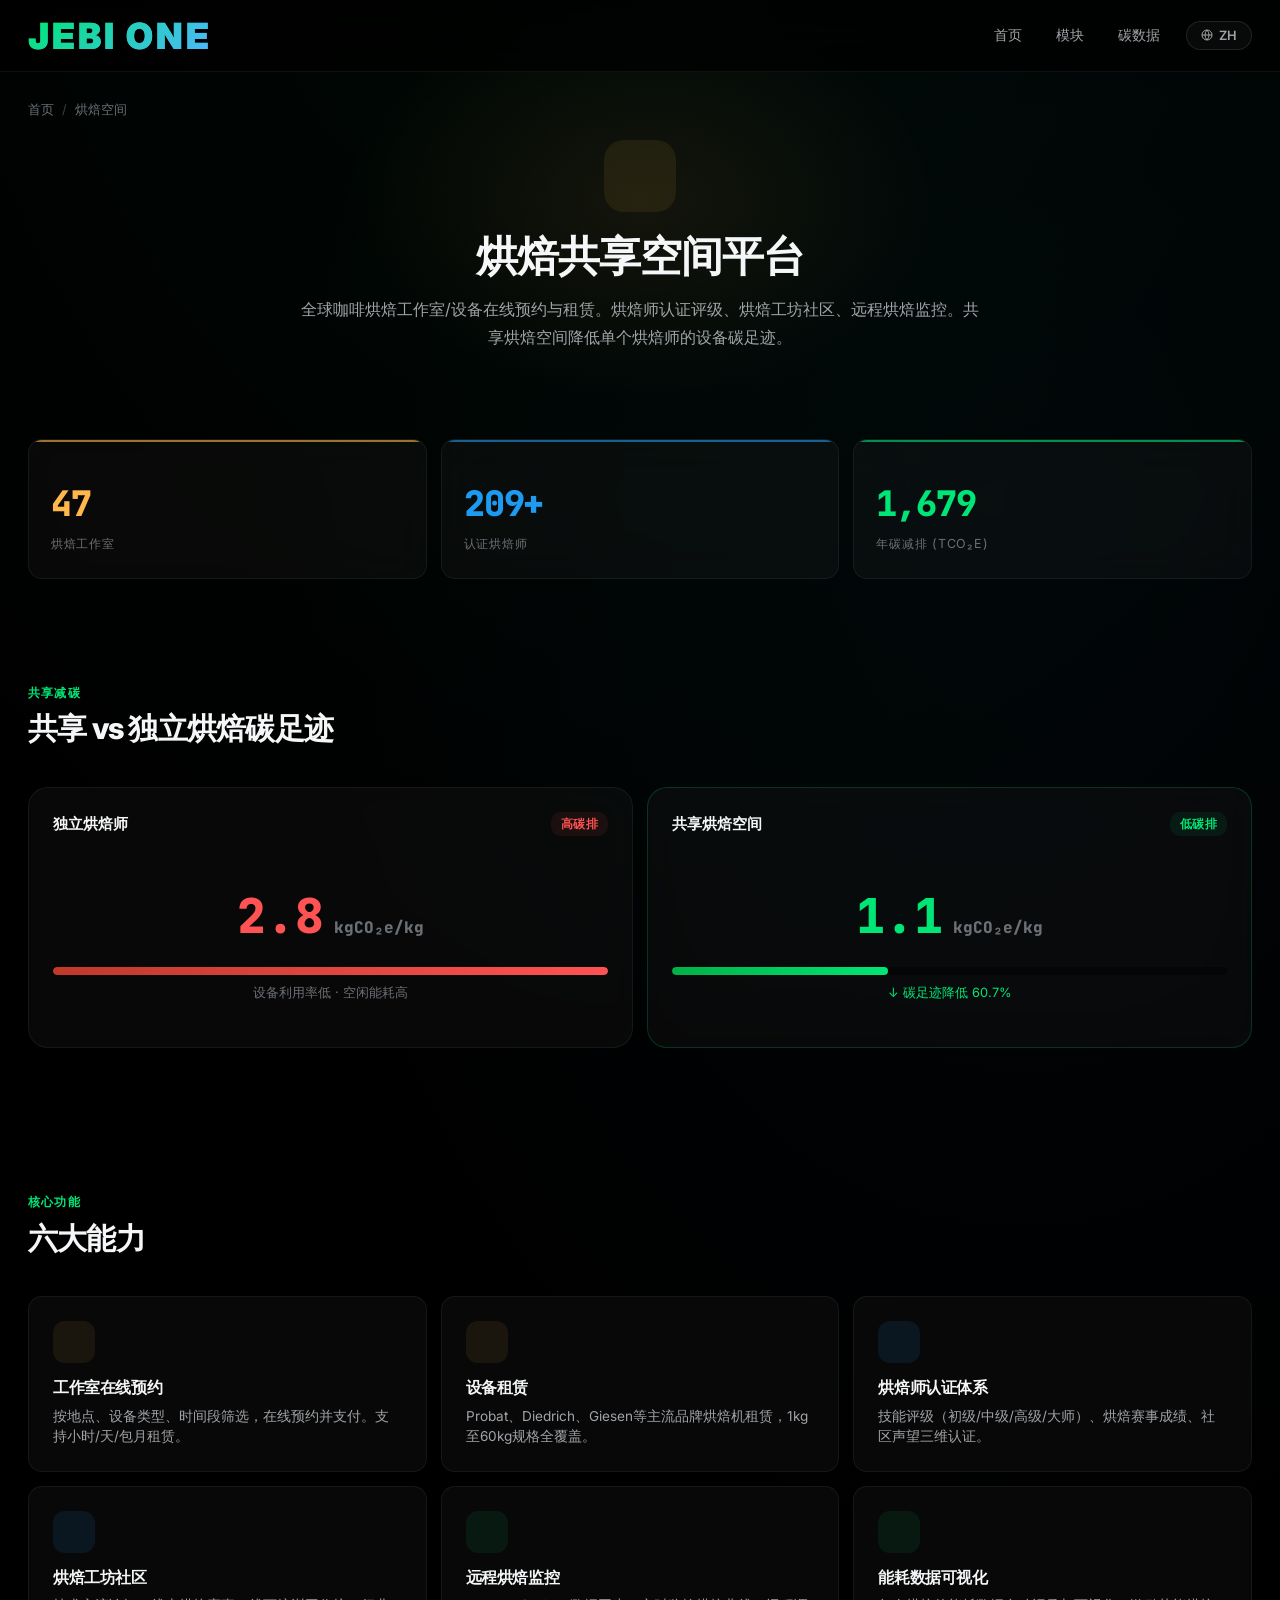
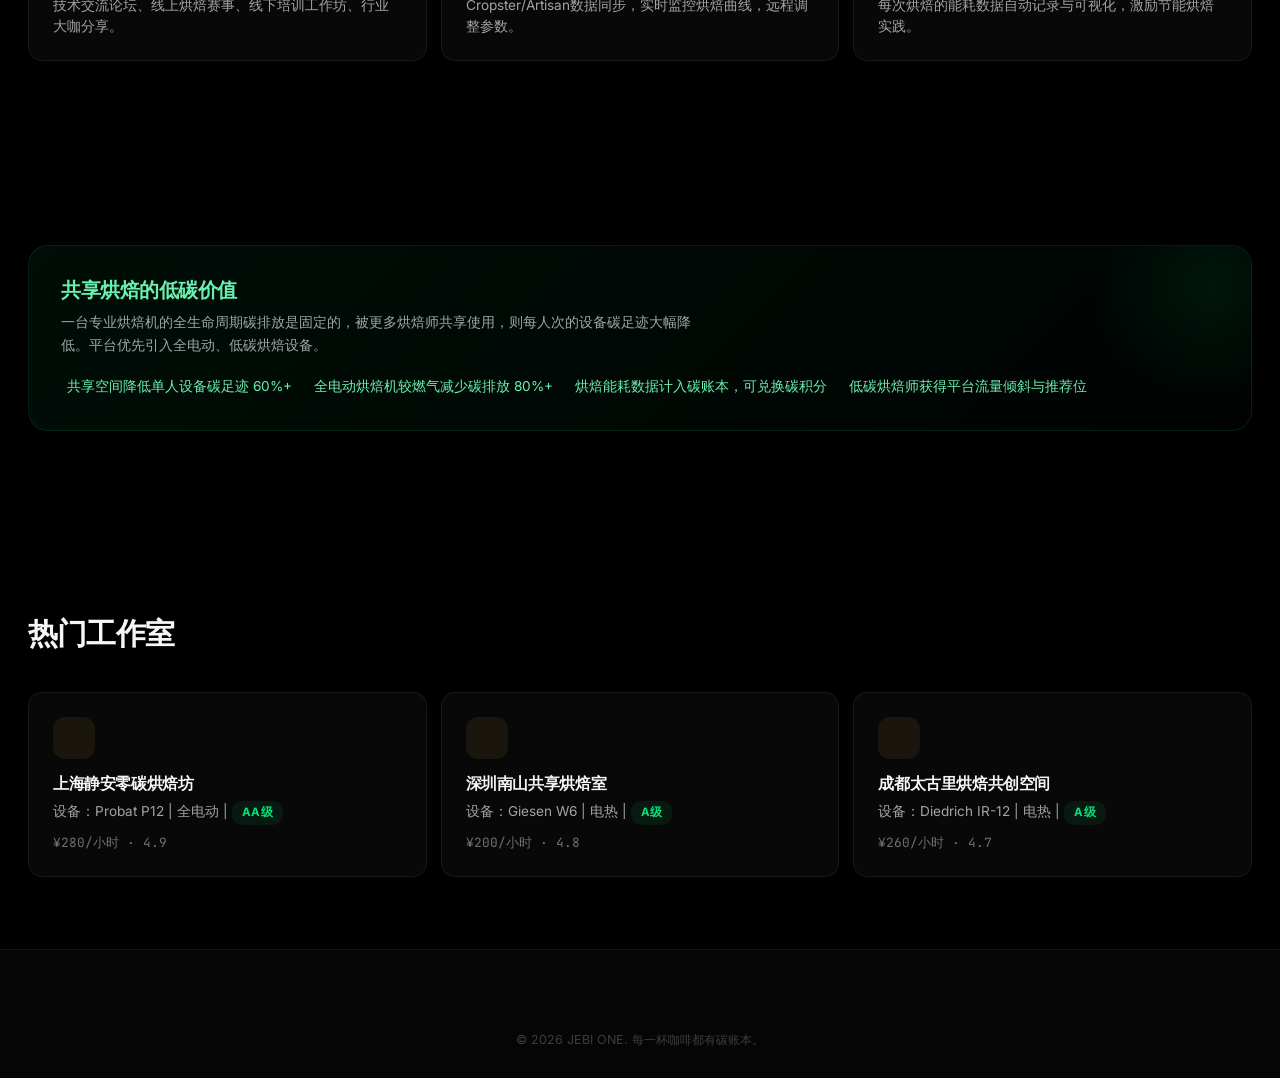
<file: modules/roasting.html>
<!DOCTYPE html>
<html lang="zh-CN">
  <head>
    <meta charset="UTF-8">
    <meta name="viewport" content="width=device-width, initial-scale=1.0">
    <title>烘焙共享空间 — JEBI ONE</title>
    <link rel="stylesheet" href="../css/style.css?v=3">
    <link href="https://fonts.googleapis.com/css2?family=Inter:wght@400;500;600;700;800;900&family=JetBrains+Mono:wght@400;500;600;700;800&display=swap" rel="stylesheet">
  
    <script src="../js/i18n.js?v=7"></script>
  
    <script>document.addEventListener('click',function(){var s=document.querySelector('.lang-switcher');if(s)s.classList.remove('open')})</script>
  </head>
  <body>
    <nav class="nav">
      <div class="nav-inner">
        <a href="../index.html" class="nav-logo">
          <span>JEBI ONE</span>
        </a>
        <div class="nav-links">
          <a href="../index.html" class="nav-link" data-i18n="nav.home">首页</a>
          <a href="../index.html#modules" class="nav-link" data-i18n="nav.modules">模块</a>
          <a href="../index.html#dashboard" class="nav-link" data-i18n="nav.carbon_data">碳数据</a>
          <div class="lang-switcher">
            <button type="button" class="lang-switcher-btn" onclick="this.parentElement.classList.toggle('open');event.stopPropagation()">
              <svg width="16" height="16" viewBox="0 0 24 24" fill="none" stroke="currentColor" stroke-width="2">
                <circle cx="12" cy="12" r="10"/>
                <path d="M2 12h20M12 2a15.3 15.3 0 0 1 4 10 15.3 15.3 0 0 1-4 10 15.3 15.3 0 0 1-4-10 15.3 15.3 0 0 1 4-10z"/>
              </svg>
              <span class="lang-current">ZH</span>
            </button>
            <div class="lang-switcher-menu">
              <div class="lang-option active" data-lang="zh" onclick="JEBI_I18N.setLang('zh');this.parentElement.parentElement.classList.remove('open')">中文</div>
              <div class="lang-option" data-lang="en" onclick="JEBI_I18N.setLang('en');this.parentElement.parentElement.classList.remove('open')">English</div>
              <div class="lang-option" data-lang="ar" onclick="JEBI_I18N.setLang('ar');this.parentElement.parentElement.classList.remove('open')">العربية</div>
            </div>
          </div>
        </div>
      </div>
    </nav>
    <section class="page-header" style="--ph-glow: rgba(255, 183, 77, 0.08);">
      <div class="container">
        <div class="breadcrumb">
          <a href="../index.html">首页</a>
          <span class="breadcrumb-sep">/</span>
          <span>烘焙空间</span>
        </div>
        <div class="page-header-content">
          <div class="module-icon" style="background: var(--amber-dim);">
          </div>
          <h1>烘焙共享空间平台</h1>
          <p class="module-desc">全球咖啡烘焙工作室/设备在线预约与租赁。烘焙师认证评级、烘焙工坊社区、远程烘焙监控。共享烘焙空间降低单个烘焙师的设备碳足迹。</p>
        </div>
      </div>
    </section>
    <section class="container">
      <div class="kpi-row" style="grid-template-columns: repeat(3, 1fr);">
        <div class="kpi" style="--kpi-color: var(--amber);">
          <div class="kpi-icon">
          </div>
          <div class="kpi-val" data-count="48">48</div>
          <div class="kpi-label">烘焙工作室</div>
        </div>
        <div class="kpi" style="--kpi-color: var(--accent);">
          <div class="kpi-icon">
          </div>
          <div class="kpi-val" data-count="210" data-suffix="+">210+</div>
          <div class="kpi-label">认证烘焙师</div>
        </div>
        <div class="kpi" style="--kpi-color: var(--green);">
          <div class="kpi-icon">
          </div>
          <div class="kpi-val" data-count="1680">1,680</div>
          <div class="kpi-label">年碳减排 (tCO₂e)</div>
        </div>
      </div>
    </section>
    <!-- Carbon Sharing Visualization -->
    <section class="section">
      <div class="container">
        <div class="section-head">
          <div>
            <div class="section-eyebrow">共享减碳</div>
            <h2>共享 vs 独立烘焙碳足迹</h2>
          </div>
        </div>
        <div class="grid-2">
          <div class="panel animate-in d1">
            <div class="panel-head">
              <span class="panel-title">独立烘焙师</span>
              <span class="pill red">高碳排</span>
            </div>
            <div style="text-align: center; padding: 20px 0;">
              <div style="font-size: 3rem; font-weight: 900; font-family: var(--font-mono); color: var(--red);">2.8<span style="font-size: 1rem; color: var(--text-3);"> kgCO₂e/kg</span>
              </div>
              <div style="margin-top: 12px; height: 8px; background: var(--bg-1); border-radius: 4px; overflow: hidden;">
                <div style="height: 100%; width: 100%; background: linear-gradient(90deg, #c0392b, var(--red)); border-radius: 4px;">
                </div>
              </div>
              <div style="font-size: 0.8rem; color: var(--text-3); margin-top: 8px;">设备利用率低 · 空闲能耗高</div>
            </div>
          </div>
          <div class="panel animate-in d2" style="border-color: rgba(0, 230, 118, 0.2);">
            <div class="panel-head">
              <span class="panel-title">共享烘焙空间</span>
              <span class="pill green">低碳排</span>
            </div>
            <div style="text-align: center; padding: 20px 0;">
              <div style="font-size: 3rem; font-weight: 900; font-family: var(--font-mono); color: var(--green);">1.1<span style="font-size: 1rem; color: var(--text-3);"> kgCO₂e/kg</span>
              </div>
              <div style="margin-top: 12px; height: 8px; background: var(--bg-1); border-radius: 4px; overflow: hidden;">
                <div style="height: 100%; width: 39%; background: linear-gradient(90deg, var(--green-lo), var(--green)); border-radius: 4px;">
                </div>
              </div>
              <div style="font-size: 0.8rem; color: var(--green); margin-top: 8px;">↓ 碳足迹降低 60.7%</div>
            </div>
          </div>
        </div>
      </div>
    </section>
    <!-- Features -->
    <section class="section">
      <div class="container">
        <div class="section-head">
          <div>
            <div class="section-eyebrow">核心功能</div>
            <h2>六大能力</h2>
          </div>
        </div>
        <div class="feature-grid">
          <div class="feature-card animate-in d1">
            <div class="feature-card-icon amber">
            </div>
            <h4>工作室在线预约</h4>
            <p>按地点、设备类型、时间段筛选，在线预约并支付。支持小时/天/包月租赁。</p>
          </div>
          <div class="feature-card animate-in d2">
            <div class="feature-card-icon amber">
            </div>
            <h4>设备租赁</h4>
            <p>Probat、Diedrich、Giesen等主流品牌烘焙机租赁，1kg至60kg规格全覆盖。</p>
          </div>
          <div class="feature-card animate-in d3">
            <div class="feature-card-icon blue">
            </div>
            <h4>烘焙师认证体系</h4>
            <p>技能评级（初级/中级/高级/大师）、烘焙赛事成绩、社区声望三维认证。</p>
          </div>
          <div class="feature-card animate-in d4">
            <div class="feature-card-icon blue">
            </div>
            <h4>烘焙工坊社区</h4>
            <p>技术交流论坛、线上烘焙赛事、线下培训工作坊、行业大咖分享。</p>
          </div>
          <div class="feature-card animate-in d5">
            <div class="feature-card-icon green">
            </div>
            <h4>远程烘焙监控</h4>
            <p>Cropster/Artisan数据同步，实时监控烘焙曲线，远程调整参数。</p>
          </div>
          <div class="feature-card animate-in d6">
            <div class="feature-card-icon green">
            </div>
            <h4>能耗数据可视化</h4>
            <p>每次烘焙的能耗数据自动记录与可视化，激励节能烘焙实践。</p>
          </div>
        </div>
      </div>
    </section>
    <section class="section">
      <div class="container">
        <div class="lc-banner">
          <h3> 共享烘焙的低碳价值</h3>
          <p>一台专业烘焙机的全生命周期碳排放是固定的，被更多烘焙师共享使用，则每人次的设备碳足迹大幅降低。平台优先引入全电动、低碳烘焙设备。</p>
          <ul>
            <li>共享空间降低单人设备碳足迹 60%+</li>
            <li>全电动烘焙机较燃气减少碳排放 80%+</li>
            <li>烘焙能耗数据计入碳账本，可兑换碳积分</li>
            <li>低碳烘焙师获得平台流量倾斜与推荐位</li>
          </ul>
        </div>
      </div>
    </section>
    <!-- Studios -->
    <section class="section">
      <div class="container">
        <div class="section-head">
          <h2>热门工作室</h2>
        </div>
        <div class="grid-3">
          <div class="feature-card animate-in d1">
            <div class="feature-card-icon amber">
            </div>
            <h4>上海静安零碳烘焙坊</h4>
            <p style="font-size: 0.85rem;">设备：Probat P12 | 全电动 | <span class="pill green">AA级</span>
            </p>
            <p style="font-size: 0.8rem; color: var(--text-3); margin-top: 8px;" class="mono">¥280/小时 · 4.9</p>
          </div>
          <div class="feature-card animate-in d2">
            <div class="feature-card-icon amber">
            </div>
            <h4>深圳南山共享烘焙室</h4>
            <p style="font-size: 0.85rem;">设备：Giesen W6 | 电热 | <span class="pill green">A级</span>
            </p>
            <p style="font-size: 0.8rem; color: var(--text-3); margin-top: 8px;" class="mono">¥200/小时 · 4.8</p>
          </div>
          <div class="feature-card animate-in d3">
            <div class="feature-card-icon amber">
            </div>
            <h4>成都太古里烘焙共创空间</h4>
            <p style="font-size: 0.85rem;">设备：Diedrich IR-12 | 电热 | <span class="pill green">A级</span>
            </p>
            <p style="font-size: 0.8rem; color: var(--text-3); margin-top: 8px;" class="mono">¥260/小时 · 4.7</p>
          </div>
        </div>
      </div>
    </section>
    <footer class="footer">
      <div class="container">
        <div class="footer-bottom" style="border: none; justify-content: center;">
          <p>&copy; 2026 JEBI ONE. 每一杯咖啡都有碳账本。</p>
        </div>
      </div>
    </footer><script src="../js/main.js?v=7">
    </script>
  </body>
</html>
</file>
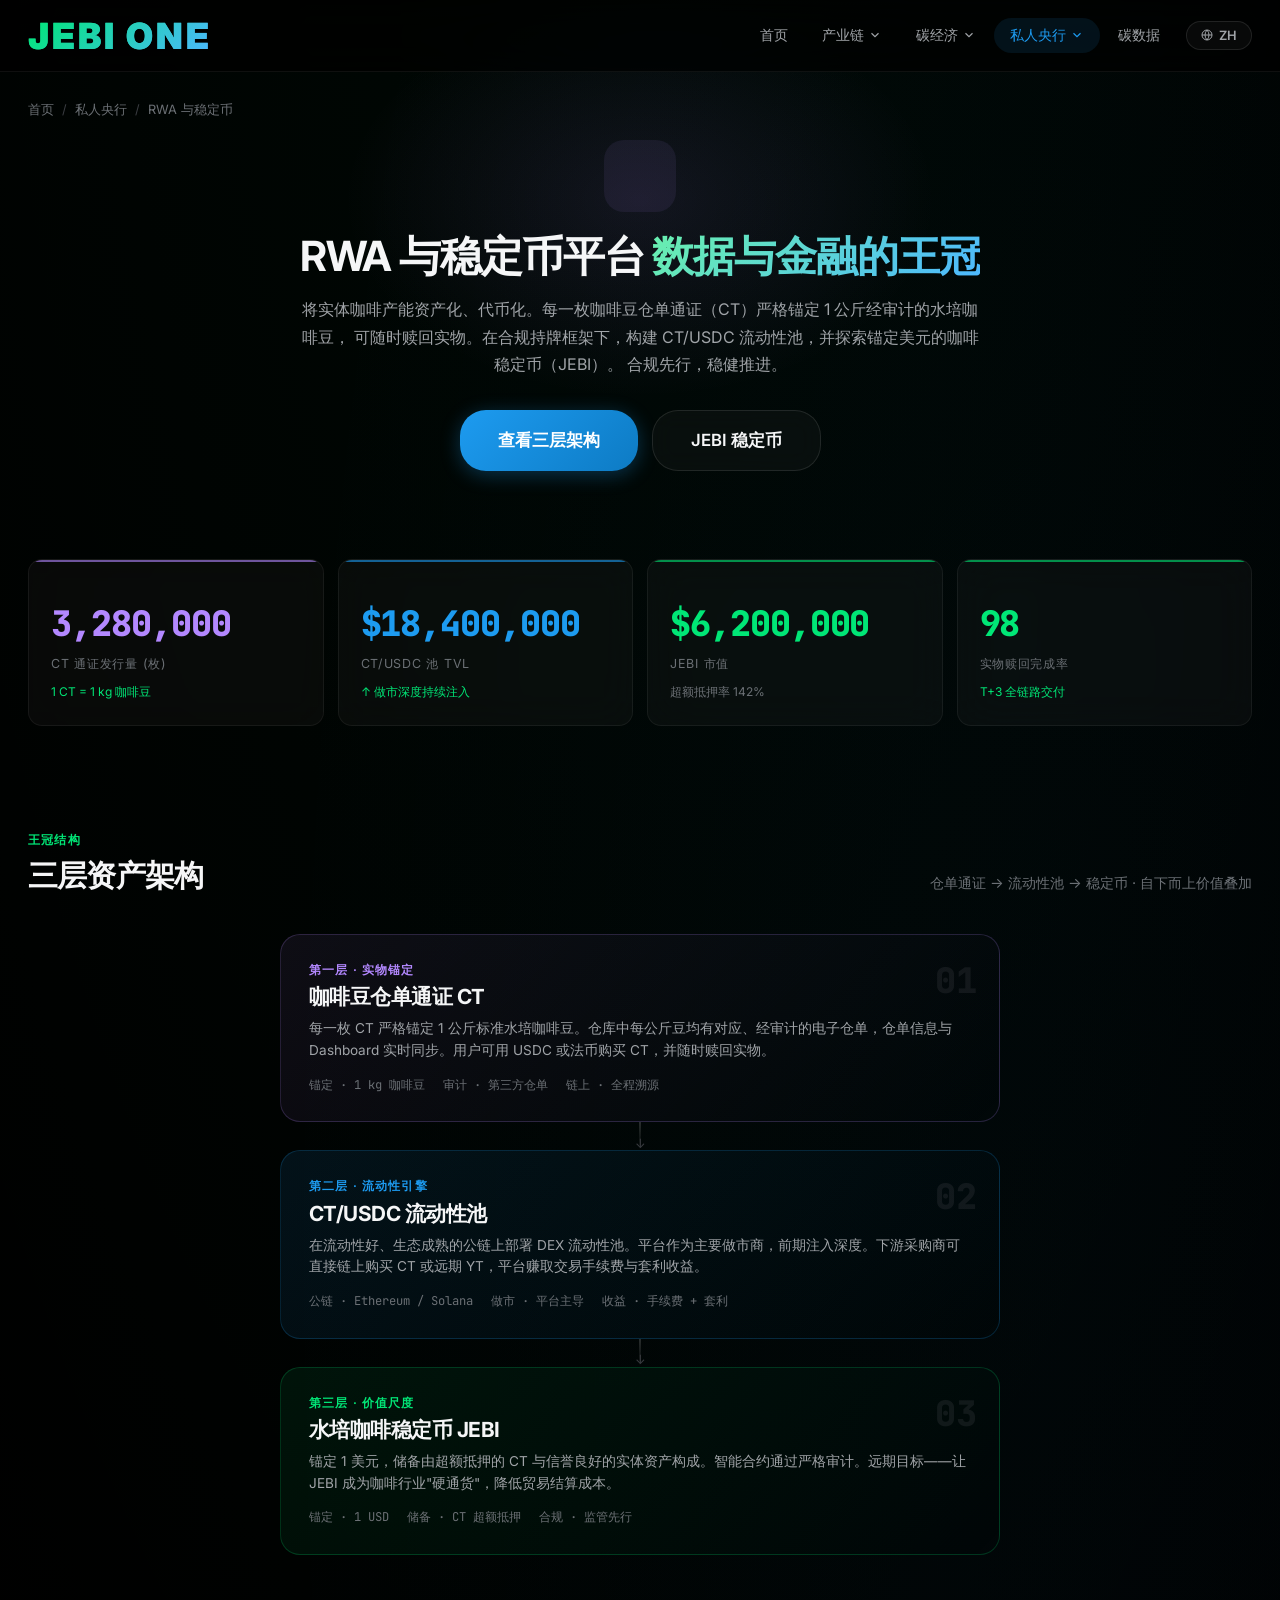
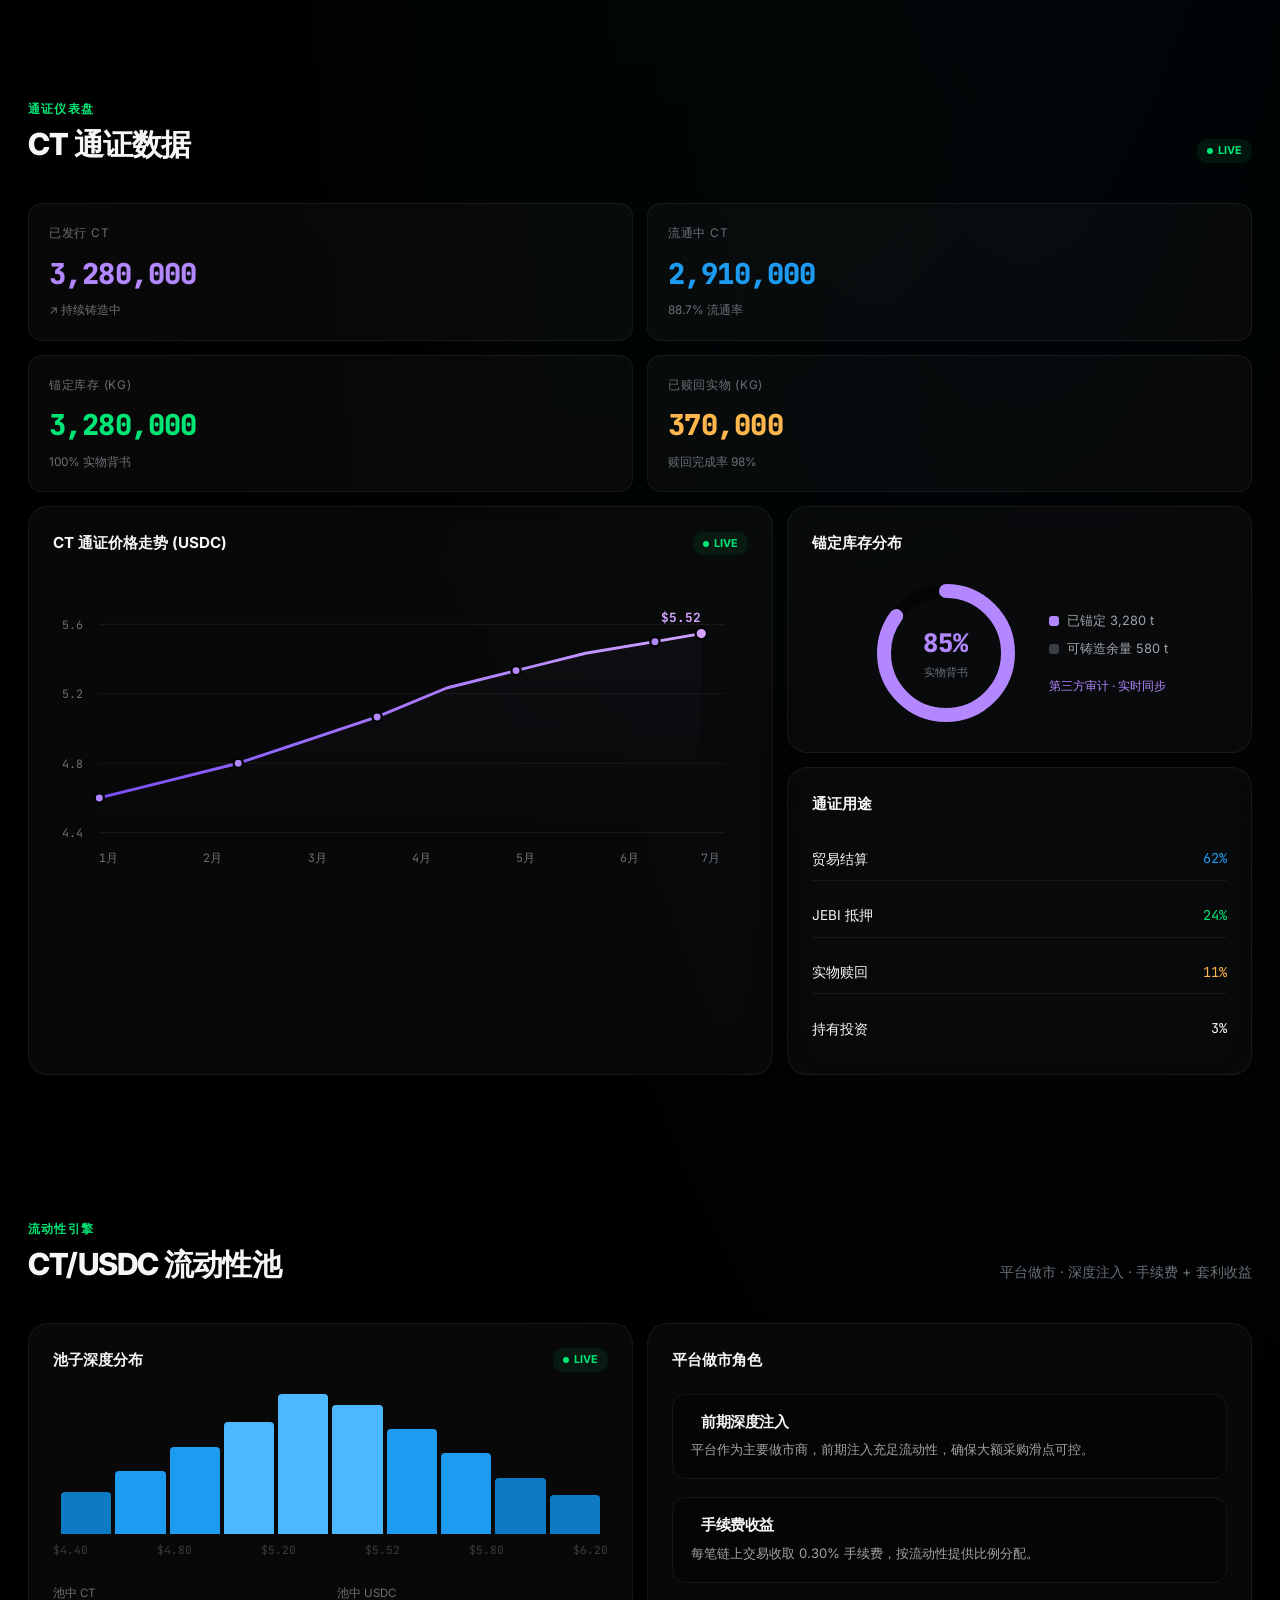
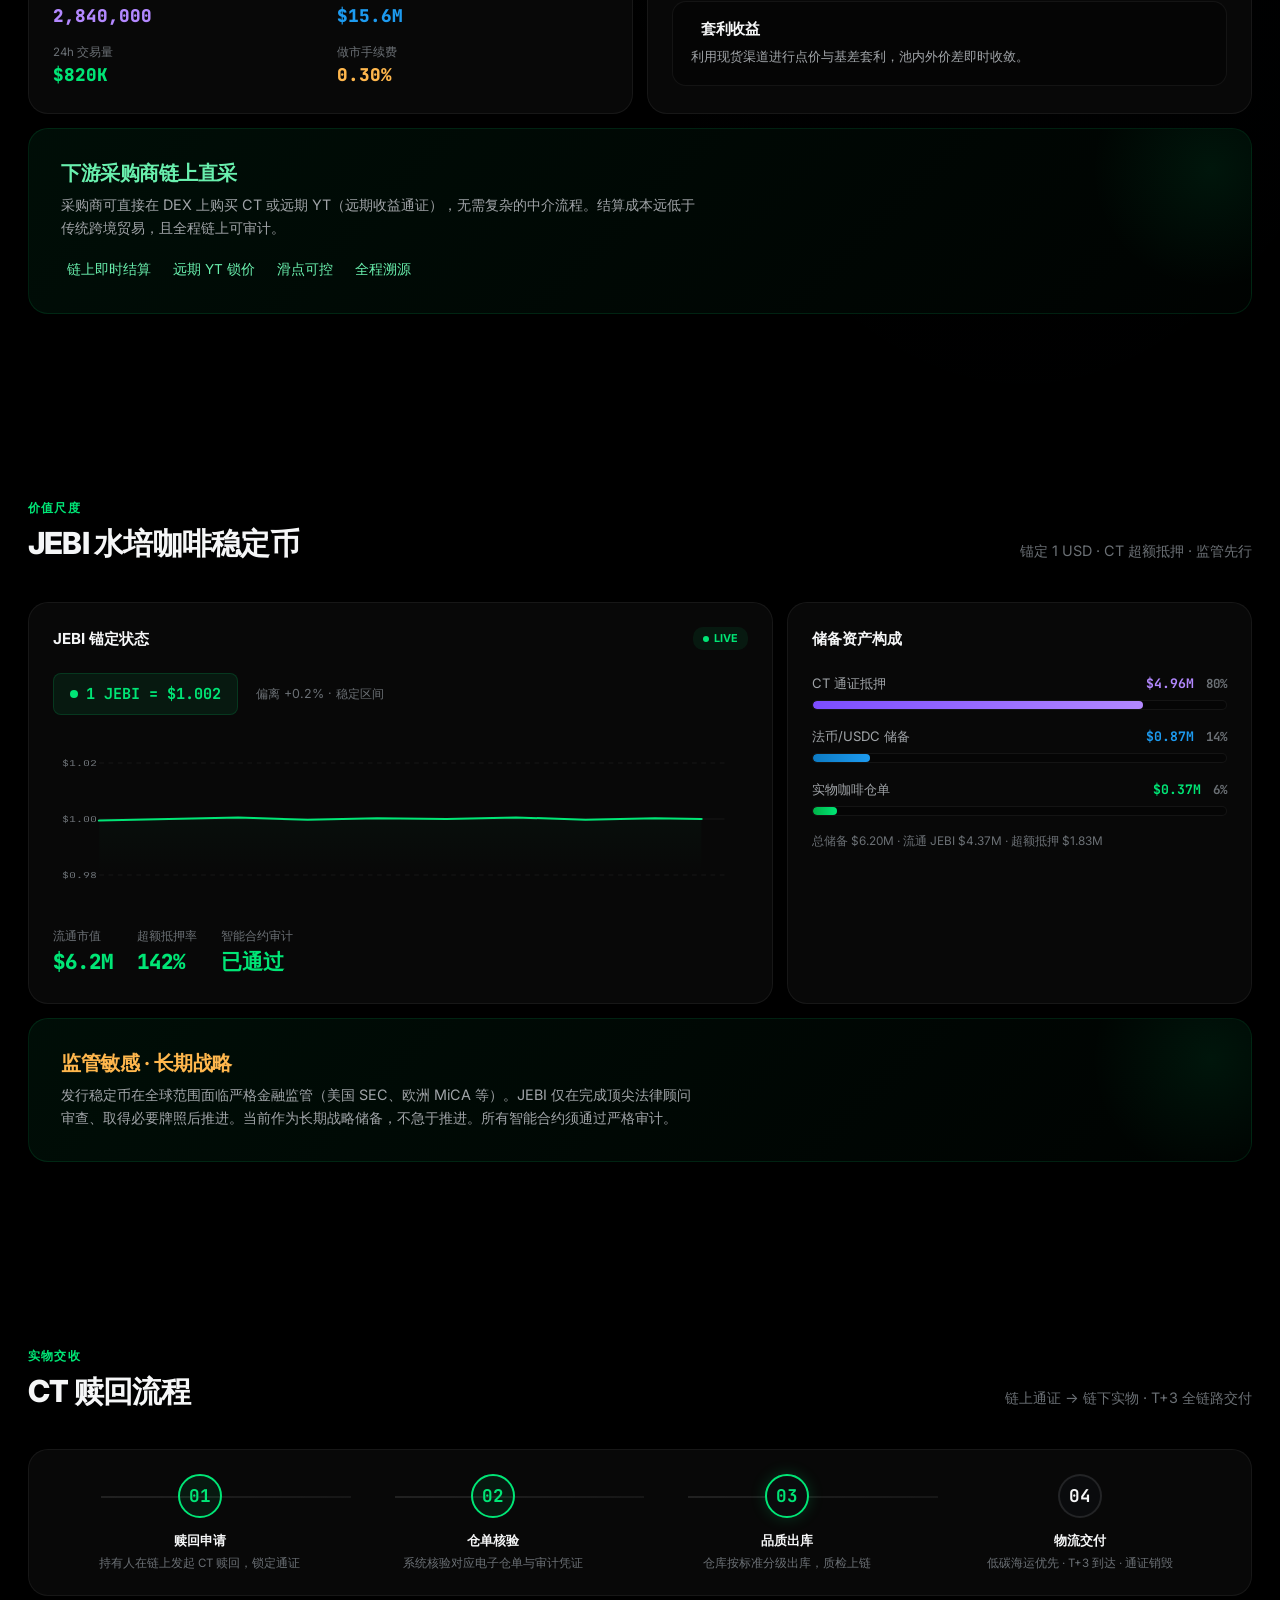
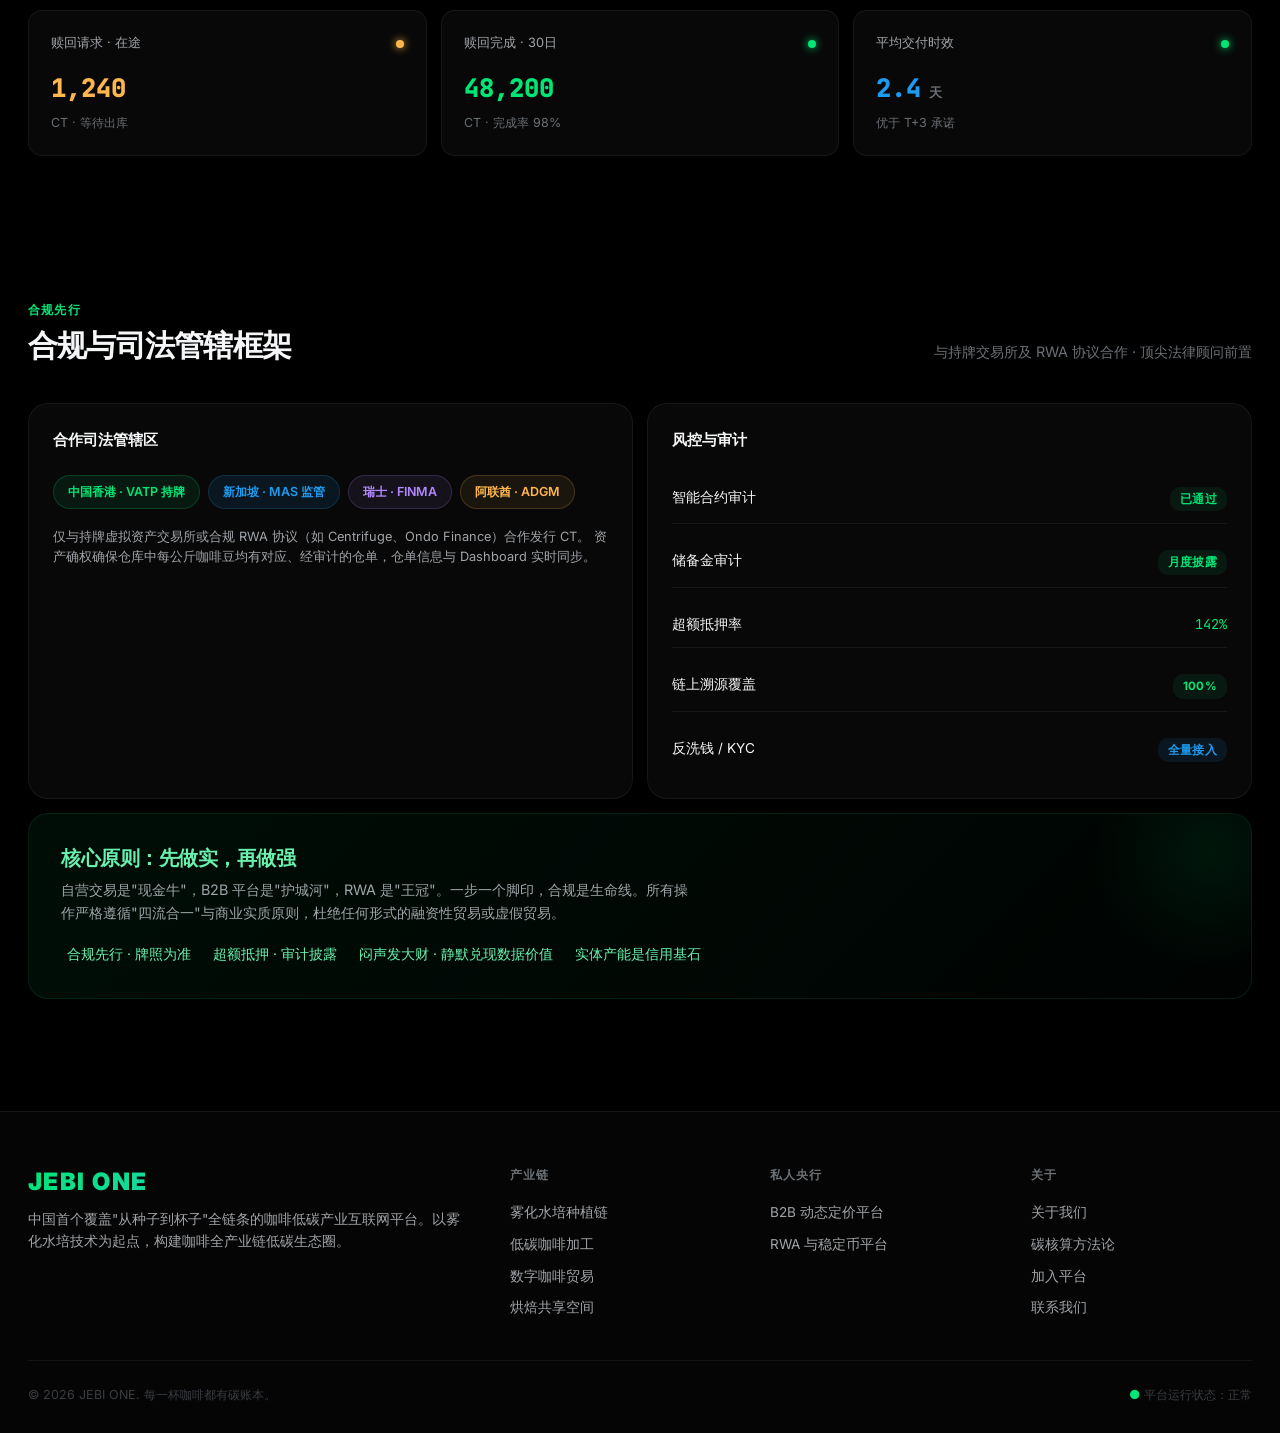
<file: modules/rwa-stablecoin.html>
<!DOCTYPE html>
<html lang="zh-CN">
  <head>
    <meta charset="UTF-8">
    <meta name="viewport" content="width=device-width, initial-scale=1.0">
    <title>RWA 与稳定币平台 — JEBI ONE</title>
    <link rel="stylesheet" href="../css/style.css?v=3">
    <link rel="preconnect" href="https://fonts.googleapis.com">
    <link rel="preconnect" href="https://fonts.gstatic.com" crossorigin>
    <link href="https://fonts.googleapis.com/css2?family=Inter:wght@400;500;600;700;800;900&family=JetBrains+Mono:wght@400;500;600;700;800&display=swap" rel="stylesheet">
  
    <script src="../js/i18n.js?v=7"></script>
  
    <script>document.addEventListener('click',function(){var s=document.querySelector('.lang-switcher');if(s)s.classList.remove('open')})</script>
  </head>
  <body>
    <!-- ========== Navigation ========== -->
    <nav class="nav">
      <div class="nav-inner">
        <a href="../index.html" class="nav-logo">
          <span>JEBI ONE</span>
        </a>
        <div class="nav-links">
          <a href="../index.html" class="nav-link" data-i18n="nav.home">首页</a>
          <div class="nav-dropdown">
            <button class="nav-dropdown-trigger">
              产业链
              <svg viewBox="0 0 24 24" fill="none" stroke="currentColor" stroke-width="2">
                <polyline points="6 9 12 15 18 9"/>
              </svg>
            </button>
            <div class="nav-dropdown-menu">
              <a href="planting.html" class="nav-dropdown-item"> 种植链 <span class="badge">零土壤</span>
              </a>
              <a href="processing.html" class="nav-dropdown-item"> 低碳加工</a>
              <a href="trade.html" class="nav-dropdown-item"> 数字贸易</a>
              <a href="roasting.html" class="nav-dropdown-item"> 烘焙空间</a>
            </div>
          </div>
          <div class="nav-dropdown">
            <button class="nav-dropdown-trigger">
              碳经济
              <svg viewBox="0 0 24 24" fill="none" stroke="currentColor" stroke-width="2">
                <polyline points="6 9 12 15 18 9"/>
              </svg>
            </button>
            <div class="nav-dropdown-menu">
              <a href="ip-trading.html" class="nav-dropdown-item"> IP交易中心</a>
              <a href="coffee-bank.html" class="nav-dropdown-item"> 咖啡银行</a>
              <a href="crowdfunding.html" class="nav-dropdown-item"> 低碳众筹</a>
              <a href="cafe.html" class="nav-dropdown-item"> 咖啡馆</a>
            </div>
          </div>
          <div class="nav-dropdown">
            <button class="nav-dropdown-trigger" style="color: var(--accent); background: var(--accent-dim);">
              私人央行
              <svg viewBox="0 0 24 24" fill="none" stroke="currentColor" stroke-width="2">
                <polyline points="6 9 12 15 18 9"/>
              </svg>
            </button>
            <div class="nav-dropdown-menu">
              <a href="b2b-pricing.html" class="nav-dropdown-item"> B2B动态定价 <span class="badge">骨架</span>
              </a>
              <a href="rwa-stablecoin.html" class="nav-dropdown-item"> RWA与稳定币 <span class="badge">王冠</span>
              </a>
            </div>
          </div>
          <a href="../index.html#dashboard" class="nav-link" data-i18n="nav.carbon_data">碳数据</a>
          <div class="lang-switcher">
            <button type="button" class="lang-switcher-btn" onclick="this.parentElement.classList.toggle('open');event.stopPropagation()">
              <svg width="16" height="16" viewBox="0 0 24 24" fill="none" stroke="currentColor" stroke-width="2">
                <circle cx="12" cy="12" r="10"/>
                <path d="M2 12h20M12 2a15.3 15.3 0 0 1 4 10 15.3 15.3 0 0 1-4 10 15.3 15.3 0 0 1-4-10 15.3 15.3 0 0 1 4-10z"/>
              </svg>
              <span class="lang-current">ZH</span>
            </button>
            <div class="lang-switcher-menu">
              <div class="lang-option active" data-lang="zh" onclick="JEBI_I18N.setLang('zh');this.parentElement.parentElement.classList.remove('open')">中文</div>
              <div class="lang-option" data-lang="en" onclick="JEBI_I18N.setLang('en');this.parentElement.parentElement.classList.remove('open')">English</div>
              <div class="lang-option" data-lang="ar" onclick="JEBI_I18N.setLang('ar');this.parentElement.parentElement.classList.remove('open')">العربية</div>
            </div>
          </div>
        </div>
      </div>
    </nav>
    <!-- ========== Page Header ========== -->
    <section class="page-header" style="--ph-glow: rgba(179, 136, 255, 0.10);">
      <div class="container">
        <div class="breadcrumb">
          <a href="../index.html">首页</a>
          <span class="breadcrumb-sep">/</span>
          <a href="../index.html#modules">私人央行</a>
          <span class="breadcrumb-sep">/</span>
          <span>RWA 与稳定币</span>
        </div>
        <div class="page-header-content">
          <div class="module-icon" style="background: var(--purple-dim);">
          </div>
          <h1>RWA 与稳定币平台 <span class="gradient-text">数据与金融的王冠</span>
          </h1>
          <p class="module-desc">
            将实体咖啡产能资产化、代币化。每一枚咖啡豆仓单通证（CT）严格锚定 1 公斤经审计的水培咖啡豆，
            可随时赎回实物。在合规持牌框架下，构建 CT/USDC 流动性池，并探索锚定美元的咖啡稳定币（JEBI）。
            合规先行，稳健推进。
          </p>
          <div class="hero-cta" style="margin-top: 32px;">
            <a href="#architecture" class="btn btn-primary btn-lg">查看三层架构</a>
            <a href="#jebi" class="btn btn-outline btn-lg">JEBI 稳定币</a>
          </div>
        </div>
      </div>
    </section>
    <!-- ========== KPI Row ========== -->
    <section class="container">
      <div class="kpi-row">
        <div class="kpi animate-in d1" style="--kpi-color: var(--purple);">
          <div class="kpi-icon">
          </div>
          <div class="kpi-val" data-count="3280000">3,280,000</div>
          <div class="kpi-label">CT 通证发行量 (枚)</div>
          <div class="kpi-trend up">1 CT = 1 kg 咖啡豆</div>
        </div>
        <div class="kpi animate-in d2" style="--kpi-color: var(--accent);">
          <div class="kpi-icon">
          </div>
          <div class="kpi-val" data-count="18400000" data-prefix="$" data-suffix="">$18,400,000</div>
          <div class="kpi-label">CT/USDC 池 TVL</div>
          <div class="kpi-trend up">↑ 做市深度持续注入</div>
        </div>
        <div class="kpi animate-in d3" style="--kpi-color: var(--green);">
          <div class="kpi-icon">
          </div>
          <div class="kpi-val" data-count="6200000" data-prefix="$" data-suffix="">$6,200,000</div>
          <div class="kpi-label">JEBI 市值</div>
          <div class="kpi-trend neutral">超额抵押率 142%</div>
        </div>
        <div class="kpi animate-in d4" style="--kpi-color: var(--green);">
          <div class="kpi-icon">
          </div>
          <div class="kpi-val" data-count="98">98%</div>
          <div class="kpi-label">实物赎回完成率</div>
          <div class="kpi-trend up">T+3 全链路交付</div>
        </div>
      </div>
    </section>
    <!-- ========== 3-Tier Architecture ========== -->
    <section class="section" id="architecture">
      <div class="container">
        <div class="section-head">
          <div>
            <div class="section-eyebrow">王冠结构</div>
            <h2>三层资产架构</h2>
          </div>
          <p class="sub">仓单通证 → 流动性池 → 稳定币 · 自下而上价值叠加</p>
        </div>
        <div class="arch-stack">
          <!-- Tier 1: CT Token -->
          <div class="arch-tier animate-in d1" style="border-color: rgba(179,136,255,0.2); background: linear-gradient(135deg, var(--purple-dim), transparent);">
            <span class="arch-tier-num">01</span>
            <div class="arch-tier-label" style="color: var(--purple);">第一层 · 实物锚定</div>
            <h3>咖啡豆仓单通证 CT</h3>
            <p>每一枚 CT 严格锚定 1 公斤标准水培咖啡豆。仓库中每公斤豆均有对应、经审计的电子仓单，仓单信息与 Dashboard 实时同步。用户可用 USDC 或法币购买 CT，并随时赎回实物。</p>
            <div class="arch-tier-meta">
              <span>锚定 · 1 kg 咖啡豆</span>
              <span>审计 · 第三方仓单</span>
              <span>链上 · 全程溯源</span>
            </div>
          </div>
          <div class="arch-connector">
          </div>
          <!-- Tier 2: Liquidity Pool -->
          <div class="arch-tier animate-in d2" style="border-color: rgba(29,155,240,0.2); background: linear-gradient(135deg, var(--accent-dim), transparent);">
            <span class="arch-tier-num">02</span>
            <div class="arch-tier-label" style="color: var(--accent);">第二层 · 流动性引擎</div>
            <h3>CT/USDC 流动性池</h3>
            <p>在流动性好、生态成熟的公链上部署 DEX 流动性池。平台作为主要做市商，前期注入深度。下游采购商可直接链上购买 CT 或远期 YT，平台赚取交易手续费与套利收益。</p>
            <div class="arch-tier-meta">
              <span>公链 · Ethereum / Solana</span>
              <span>做市 · 平台主导</span>
              <span>收益 · 手续费 + 套利</span>
            </div>
          </div>
          <div class="arch-connector">
          </div>
          <!-- Tier 3: JEBI Stablecoin -->
          <div class="arch-tier animate-in d3" style="border-color: rgba(0,230,118,0.2); background: linear-gradient(135deg, var(--green-dim), transparent);">
            <span class="arch-tier-num">03</span>
            <div class="arch-tier-label" style="color: var(--green);">第三层 · 价值尺度</div>
            <h3>水培咖啡稳定币 JEBI</h3>
            <p>锚定 1 美元，储备由超额抵押的 CT 与信誉良好的实体资产构成。智能合约通过严格审计。远期目标——让 JEBI 成为咖啡行业"硬通货"，降低贸易结算成本。</p>
            <div class="arch-tier-meta">
              <span>锚定 · 1 USD</span>
              <span>储备 · CT 超额抵押</span>
              <span>合规 · 监管先行</span>
            </div>
          </div>
        </div>
      </div>
    </section>
    <!-- ========== CT Token Dashboard ========== -->
    <section class="section" id="ct-token">
      <div class="container">
        <div class="section-head">
          <div>
            <div class="section-eyebrow">通证仪表盘</div>
            <h2>CT 通证数据</h2>
          </div>
          <span class="panel-badge live">LIVE</span>
        </div>
        <div class="token-stat-grid">
          <div class="token-stat animate-in d1">
            <div class="token-stat-label">已发行 CT</div>
            <div class="token-stat-val" style="color: var(--purple);">3,280,000</div>
            <div class="token-stat-sub">↗ 持续铸造中</div>
          </div>
          <div class="token-stat animate-in d2">
            <div class="token-stat-label">流通中 CT</div>
            <div class="token-stat-val" style="color: var(--accent);">2,910,000</div>
            <div class="token-stat-sub">88.7% 流通率</div>
          </div>
          <div class="token-stat animate-in d3">
            <div class="token-stat-label">锚定库存 (kg)</div>
            <div class="token-stat-val" style="color: var(--green);">3,280,000</div>
            <div class="token-stat-sub">100% 实物背书</div>
          </div>
          <div class="token-stat animate-in d4">
            <div class="token-stat-label">已赎回实物 (kg)</div>
            <div class="token-stat-val" style="color: var(--amber);">370,000</div>
            <div class="token-stat-sub">赎回完成率 98%</div>
          </div>
        </div>
        <div style="margin-top: 14px;" class="dash-panel">
          <!-- Left: CT price area chart -->
          <div class="panel animate-in d1">
            <div class="panel-head">
              <span class="panel-title">CT 通证价格走势 (USDC)</span>
              <span class="panel-badge live">LIVE</span>
            </div>
            <svg class="area-chart" viewBox="0 0 600 280" preserveAspectRatio="none">
              <g class="grid">
                <line x1="40" y1="40" x2="580" y2="40"/>
                <line x1="40" y1="100" x2="580" y2="100"/>
                <line x1="40" y1="160" x2="580" y2="160"/>
                <line x1="40" y1="220" x2="580" y2="220"/>
              </g>
              <g class="axis">
                <text x="8" y="44">5.6</text>
                <text x="8" y="104">5.2</text>
                <text x="8" y="164">4.8</text>
                <text x="8" y="224">4.4</text>
              </g>
              <g class="axis">
                <text x="40" y="245">1月</text>
                <text x="130" y="245">2月</text>
                <text x="220" y="245">3月</text>
                <text x="310" y="245">4月</text>
                <text x="400" y="245">5月</text>
                <text x="490" y="245">6月</text>
                <text x="560" y="245">7月</text>
              </g>
              <path class="area-fill" fill="url(#grad-purple)" d="M 40 190 L 100 175 L 160 160 L 220 140 L 280 120 L 340 95 L 400 80 L 460 65 L 520 55 L 560 48 L 560 220 L 40 220 Z"/>
              <path class="line-stroke" stroke="url(#grad-line-ct)" data-animate-path d="M 40 190 L 100 175 L 160 160 L 220 140 L 280 120 L 340 95 L 400 80 L 460 65 L 520 55 L 560 48"/>
              <g fill="var(--purple)" stroke="var(--bg-0)" stroke-width="2">
                <circle cx="40" cy="190" r="4"/>
                <circle cx="160" cy="160" r="4"/>
                <circle cx="280" cy="120" r="4"/>
                <circle cx="400" cy="80" r="4"/>
                <circle cx="520" cy="55" r="4"/>
                <circle cx="560" cy="48" r="5" fill="#d1a3ff"/>
              </g>
              <text x="560" y="38" text-anchor="end" fill="#d1a3ff" font-size="11" font-family="var(--font-mono)" font-weight="700">$5.52</text>
              <defs>
                <linearGradient id="grad-purple" x1="0" y1="0" x2="0" y2="1">
                  <stop offset="0%" stop-color="#b388ff" stop-opacity="0.25"/>
                  <stop offset="100%" stop-color="#b388ff" stop-opacity="0"/>
                </linearGradient>
                <linearGradient id="grad-line-ct" x1="0" y1="0" x2="1" y2="0">
                  <stop offset="0%" stop-color="#7c4dff"/>
                  <stop offset="100%" stop-color="#d1a3ff"/>
                </linearGradient>
              </defs>
            </svg>
          </div>
          <!-- Right: backed inventory donut -->
          <div class="dash-panel-right">
            <div class="panel animate-in d2">
              <div class="panel-head">
                <span class="panel-title">锚定库存分布</span>
              </div>
              <div class="donut-wrap">
                <div class="donut">
                  <svg width="150" height="150" viewBox="0 0 150 150">
                    <circle cx="75" cy="75" r="62" fill="none" stroke="var(--bg-1)" stroke-width="14"/>
                    <circle cx="75" cy="75" r="62" fill="none" stroke="var(--purple)" stroke-width="14"
                    stroke-dasharray="389.6" stroke-dashoffset="58.4" stroke-linecap="round"/>
                  </svg>
                  <div class="donut-center">
                    <div class="donut-val" style="color: var(--purple);">85%</div>
                    <div class="donut-label">实物背书</div>
                  </div>
                </div>
                <div class="donut-legend">
                  <div class="donut-legend-item">
                    <span class="donut-legend-dot" style="background: var(--purple);">
                    </span>
                    <span>已锚定 3,280 t</span>
                  </div>
                  <div class="donut-legend-item">
                    <span class="donut-legend-dot" style="background: var(--text-4);">
                    </span>
                    <span>可铸造余量 580 t</span>
                  </div>
                  <div style="margin-top: 8px; font-size: 0.75rem; color: var(--purple);">第三方审计 · 实时同步</div>
                </div>
              </div>
            </div>
            <div class="panel animate-in d3" style="flex: 1;">
              <div class="panel-head">
                <span class="panel-title">通证用途</span>
              </div>
              <div style="display: flex; flex-direction: column; gap: 14px;">
                <div style="display: flex; justify-content: space-between; padding: 10px 0; border-bottom: 1px solid var(--border-1);">
                  <span style="font-size: 0.85rem;"> 贸易结算</span>
                  <span class="mono" style="font-size: 0.85rem; color: var(--accent);">62%</span>
                </div>
                <div style="display: flex; justify-content: space-between; padding: 10px 0; border-bottom: 1px solid var(--border-1);">
                  <span style="font-size: 0.85rem;"> JEBI 抵押</span>
                  <span class="mono" style="font-size: 0.85rem; color: var(--green);">24%</span>
                </div>
                <div style="display: flex; justify-content: space-between; padding: 10px 0; border-bottom: 1px solid var(--border-1);">
                  <span style="font-size: 0.85rem;"> 实物赎回</span>
                  <span class="mono" style="font-size: 0.85rem; color: var(--amber);">11%</span>
                </div>
                <div style="display: flex; justify-content: space-between; padding: 10px 0;">
                  <span style="font-size: 0.85rem;"> 持有投资</span>
                  <span class="mono" style="font-size: 0.85rem; color: var(--text-1);">3%</span>
                </div>
              </div>
            </div>
          </div>
        </div>
      </div>
    </section>
    <!-- ========== CT/USDC Liquidity Pool ========== -->
    <section class="section" id="pool">
      <div class="container">
        <div class="section-head">
          <div>
            <div class="section-eyebrow">流动性引擎</div>
            <h2>CT/USDC 流动性池</h2>
          </div>
          <p class="sub">平台做市 · 深度注入 · 手续费 + 套利收益</p>
        </div>
        <div class="grid-2">
          <!-- Left: pool depth viz -->
          <div class="panel animate-in d1">
            <div class="panel-head">
              <span class="panel-title">池子深度分布</span>
              <span class="panel-badge live">LIVE</span>
            </div>
            <div class="pool-depth">
              <div class="pool-bar" style="height: 30%; background: var(--accent-lo);">
              </div>
              <div class="pool-bar" style="height: 45%; background: var(--accent);">
              </div>
              <div class="pool-bar" style="height: 62%; background: var(--accent);">
              </div>
              <div class="pool-bar" style="height: 80%; background: var(--accent-hi);">
              </div>
              <div class="pool-bar" style="height: 100%; background: var(--accent-hi);">
              </div>
              <div class="pool-bar" style="height: 92%; background: var(--accent-hi);">
              </div>
              <div class="pool-bar" style="height: 75%; background: var(--accent);">
              </div>
              <div class="pool-bar" style="height: 58%; background: var(--accent);">
              </div>
              <div class="pool-bar" style="height: 40%; background: var(--accent-lo);">
              </div>
              <div class="pool-bar" style="height: 28%; background: var(--accent-lo);">
              </div>
            </div>
            <div class="pool-axis">
              <span>$4.40</span>
              <span>$4.80</span>
              <span>$5.20</span>
              <span>$5.52</span>
              <span>$5.80</span>
              <span>$6.20</span>
            </div>
            <div style="margin-top: 24px; display: grid; grid-template-columns: 1fr 1fr; gap: 12px;">
              <div>
                <div style="font-size: 0.72rem; color: var(--text-3);">池中 CT</div>
                <div class="mono" style="font-size: 1.1rem; font-weight: 800; color: var(--purple);">2,840,000</div>
              </div>
              <div>
                <div style="font-size: 0.72rem; color: var(--text-3);">池中 USDC</div>
                <div class="mono" style="font-size: 1.1rem; font-weight: 800; color: var(--accent);">$15.6M</div>
              </div>
              <div>
                <div style="font-size: 0.72rem; color: var(--text-3);">24h 交易量</div>
                <div class="mono" style="font-size: 1.1rem; font-weight: 800; color: var(--green);">$820K</div>
              </div>
              <div>
                <div style="font-size: 0.72rem; color: var(--text-3);">做市手续费</div>
                <div class="mono" style="font-size: 1.1rem; font-weight: 800; color: var(--amber);">0.30%</div>
              </div>
            </div>
          </div>
          <!-- Right: market maker role -->
          <div class="panel animate-in d2">
            <div class="panel-head">
              <span class="panel-title">平台做市角色</span>
            </div>
            <div style="display: flex; flex-direction: column; gap: 18px;">
              <div style="padding: 18px; background: var(--bg-1); border-radius: var(--r-md); border: 1px solid var(--border-1);">
                <div style="display: flex; align-items: center; gap: 10px; margin-bottom: 8px;">
                  <span style="font-size: 1.3rem;">
                  </span>
                  <h4 style="font-size: 0.95rem;">前期深度注入</h4>
                </div>
                <p style="font-size: 0.82rem; color: var(--text-2);">平台作为主要做市商，前期注入充足流动性，确保大额采购滑点可控。</p>
              </div>
              <div style="padding: 18px; background: var(--bg-1); border-radius: var(--r-md); border: 1px solid var(--border-1);">
                <div style="display: flex; align-items: center; gap: 10px; margin-bottom: 8px;">
                  <span style="font-size: 1.3rem;">
                  </span>
                  <h4 style="font-size: 0.95rem;">手续费收益</h4>
                </div>
                <p style="font-size: 0.82rem; color: var(--text-2);">每笔链上交易收取 0.30% 手续费，按流动性提供比例分配。</p>
              </div>
              <div style="padding: 18px; background: var(--bg-1); border-radius: var(--r-md); border: 1px solid var(--border-1);">
                <div style="display: flex; align-items: center; gap: 10px; margin-bottom: 8px;">
                  <span style="font-size: 1.3rem;">
                  </span>
                  <h4 style="font-size: 0.95rem;">套利收益</h4>
                </div>
                <p style="font-size: 0.82rem; color: var(--text-2);">利用现货渠道进行点价与基差套利，池内外价差即时收敛。</p>
              </div>
            </div>
          </div>
        </div>
        <div class="lc-banner" style="margin-top: 14px;">
          <h3> 下游采购商链上直采</h3>
          <p>采购商可直接在 DEX 上购买 CT 或远期 YT（远期收益通证），无需复杂的中介流程。结算成本远低于传统跨境贸易，且全程链上可审计。</p>
          <ul>
            <li>链上即时结算</li>
            <li>远期 YT 锁价</li>
            <li>滑点可控</li>
            <li>全程溯源</li>
          </ul>
        </div>
      </div>
    </section>
    <!-- ========== JEBI Stablecoin ========== -->
    <section class="section" id="jebi">
      <div class="container">
        <div class="section-head">
          <div>
            <div class="section-eyebrow">价值尺度</div>
            <h2>JEBI 水培咖啡稳定币</h2>
          </div>
          <p class="sub">锚定 1 USD · CT 超额抵押 · 监管先行</p>
        </div>
        <div class="dash-panel">
          <!-- Left: peg + market data -->
          <div class="panel animate-in d1">
            <div class="panel-head">
              <span class="panel-title">JEBI 锚定状态</span>
              <span class="panel-badge live">LIVE</span>
            </div>
            <div style="display: flex; align-items: center; gap: 18px; margin-bottom: 24px;">
              <div class="peg-indicator stable">
                <span class="peg-dot">
                </span>1 JEBI = $1.002</div>
                <span style="font-size: 0.78rem; color: var(--text-3);">偏离 +0.2% · 稳定区间</span>
              </div>
              <svg class="area-chart" viewBox="0 0 600 200" preserveAspectRatio="none" style="height: 160px;">
                <g class="grid">
                  <line x1="40" y1="30" x2="580" y2="30" stroke="rgba(0,230,118,0.1)" stroke-dasharray="4 4"/>
                  <line x1="40" y1="100" x2="580" y2="100" stroke="var(--border-2)"/>
                  <line x1="40" y1="170" x2="580" y2="170" stroke="rgba(255,82,82,0.1)" stroke-dasharray="4 4"/>
                </g>
                <g class="axis">
                  <text x="8" y="34">$1.02</text>
                  <text x="8" y="104">$1.00</text>
                  <text x="8" y="174">$0.98</text>
                </g>
                <path class="area-fill" fill="url(#grad-jebi)" d="M 40 102 L 100 100 L 160 98 L 220 101 L 280 99 L 340 100 L 400 98 L 460 101 L 520 99 L 560 100 L 560 170 L 40 170 Z"/>
                <path class="line-stroke" stroke="var(--green)" data-animate-path d="M 40 102 L 100 100 L 160 98 L 220 101 L 280 99 L 340 100 L 400 98 L 460 101 L 520 99 L 560 100"/>
                <defs>
                  <linearGradient id="grad-jebi" x1="0" y1="0" x2="0" y2="1">
                    <stop offset="0%" stop-color="#00e676" stop-opacity="0.2"/>
                    <stop offset="100%" stop-color="#00e676" stop-opacity="0"/>
                  </linearGradient>
                </defs>
              </svg>
              <div style="display: flex; gap: 24px; margin-top: 20px;">
                <div>
                  <div style="font-size: 0.72rem; color: var(--text-3);">流通市值</div>
                  <div class="mono" style="font-size: 1.3rem; font-weight: 800; color: var(--green);">$6.2M</div>
                </div>
                <div>
                  <div style="font-size: 0.72rem; color: var(--text-3);">超额抵押率</div>
                  <div class="mono" style="font-size: 1.3rem; font-weight: 800; color: var(--green);">142%</div>
                </div>
                <div>
                  <div style="font-size: 0.72rem; color: var(--text-3);">智能合约审计</div>
                  <div class="mono" style="font-size: 1.3rem; font-weight: 800; color: var(--green);">已通过</div>
                </div>
              </div>
            </div>
            <!-- Right: reserve composition -->
            <div class="dash-panel-right">
              <div class="panel animate-in d2" style="flex: 1;">
                <div class="panel-head">
                  <span class="panel-title">储备资产构成</span>
                </div>
                <div class="reserve-list">
                  <div class="reserve-row">
                    <div class="reserve-row-head">
                      <span class="reserve-row-label"> CT 通证抵押</span>
                      <span>
                        <span class="reserve-row-val" style="color: var(--purple);">$4.96M</span>
                        <span class="reserve-row-val pct">80%</span>
                      </span>
                    </div>
                    <div class="reserve-track">
                      <div class="reserve-fill" style="width: 80%; background: linear-gradient(90deg, #7c4dff, var(--purple));">
                      </div>
                    </div>
                  </div>
                  <div class="reserve-row">
                    <div class="reserve-row-head">
                      <span class="reserve-row-label"> 法币/USDC 储备</span>
                      <span>
                        <span class="reserve-row-val" style="color: var(--accent);">$0.87M</span>
                        <span class="reserve-row-val pct">14%</span>
                      </span>
                    </div>
                    <div class="reserve-track">
                      <div class="reserve-fill" style="width: 14%; background: linear-gradient(90deg, var(--accent-lo), var(--accent));">
                      </div>
                    </div>
                  </div>
                  <div class="reserve-row">
                    <div class="reserve-row-head">
                      <span class="reserve-row-label"> 实物咖啡仓单</span>
                      <span>
                        <span class="reserve-row-val" style="color: var(--green);">$0.37M</span>
                        <span class="reserve-row-val pct">6%</span>
                      </span>
                    </div>
                    <div class="reserve-track">
                      <div class="reserve-fill" style="width: 6%; background: linear-gradient(90deg, var(--green-lo), var(--green));">
                      </div>
                    </div>
                  </div>
                </div>
                <p style="font-size: 0.74rem; color: var(--text-3); margin-top: 16px;">总储备 $6.20M · 流通 JEBI $4.37M · 超额抵押 $1.83M</p>
              </div>
            </div>
          </div>
          <div style="margin-top: 14px;" class="lc-banner" style="border-color: rgba(255,183,77,0.15); background: linear-gradient(135deg, rgba(255,183,77,0.06), rgba(255,183,77,0.01));">
            <h3 style="color: var(--amber);"> 监管敏感 · 长期战略</h3>
            <p>发行稳定币在全球范围面临严格金融监管（美国 SEC、欧洲 MiCA 等）。JEBI 仅在完成顶尖法律顾问审查、取得必要牌照后推进。当前作为长期战略储备，不急于推进。所有智能合约须通过严格审计。</p>
          </div>
        </div>
      </section>
      <!-- ========== Redemption Flow ========== -->
      <section class="section" id="redemption">
        <div class="container">
          <div class="section-head">
            <div>
              <div class="section-eyebrow">实物交收</div>
              <h2>CT 赎回流程</h2>
            </div>
            <p class="sub">链上通证 → 链下实物 · T+3 全链路交付</p>
          </div>
          <div class="panel animate-in d1">
            <div class="stepper">
              <div class="step-item done">
                <div class="step-circle">01</div>
                <div class="step-label">赎回申请</div>
                <div class="step-desc">持有人在链上发起 CT 赎回，锁定通证</div>
              </div>
              <div class="step-item done">
                <div class="step-circle">02</div>
                <div class="step-label">仓单核验</div>
                <div class="step-desc">系统核验对应电子仓单与审计凭证</div>
              </div>
              <div class="step-item active">
                <div class="step-circle">03</div>
                <div class="step-label">品质出库</div>
                <div class="step-desc">仓库按标准分级出库，质检上链</div>
              </div>
              <div class="step-item">
                <div class="step-circle">04</div>
                <div class="step-label">物流交付</div>
                <div class="step-desc">低碳海运优先 · T+3 到达 · 通证销毁</div>
              </div>
            </div>
          </div>
          <div style="margin-top: 14px;" class="grid-3">
            <div class="storage-cell animate-in d2">
              <div class="storage-cell-head">
                <span class="storage-cell-label">赎回请求 · 在途</span>
                <span class="storage-cell-dot warn">
                </span>
              </div>
              <div class="storage-cell-val" style="color: var(--amber);">1,240</div>
              <div class="storage-cell-unit">CT · 等待出库</div>
            </div>
            <div class="storage-cell animate-in d3">
              <div class="storage-cell-head">
                <span class="storage-cell-label">赎回完成 · 30日</span>
                <span class="storage-cell-dot ok">
                </span>
              </div>
              <div class="storage-cell-val" style="color: var(--green);">48,200</div>
              <div class="storage-cell-unit">CT · 完成率 98%</div>
            </div>
            <div class="storage-cell animate-in d4">
              <div class="storage-cell-head">
                <span class="storage-cell-label">平均交付时效</span>
                <span class="storage-cell-dot ok">
                </span>
              </div>
              <div class="storage-cell-val" style="color: var(--accent);">2.4<span style="font-size: 0.8rem; color: var(--text-3);"> 天</span>
              </div>
              <div class="storage-cell-unit">优于 T+3 承诺</div>
            </div>
          </div>
        </div>
      </section>
      <!-- ========== Compliance Framework ========== -->
      <section class="section" id="compliance">
        <div class="container">
          <div class="section-head">
            <div>
              <div class="section-eyebrow">合规先行</div>
              <h2>合规与司法管辖框架</h2>
            </div>
            <p class="sub">与持牌交易所及 RWA 协议合作 · 顶尖法律顾问前置</p>
          </div>
          <div class="grid-2">
            <div class="panel animate-in d1">
              <div class="panel-head">
                <span class="panel-title">合作司法管辖区</span>
              </div>
              <div class="chip-row">
                <span class="chip green"> 中国香港 · VATP 持牌</span>
                <span class="chip blue"> 新加坡 · MAS 监管</span>
                <span class="chip purple"> 瑞士 · FINMA</span>
                <span class="chip amber"> 阿联酋 · ADGM</span>
              </div>
              <p style="font-size: 0.8rem; color: var(--text-2); margin-top: 18px; line-height: 1.6;">
                仅与持牌虚拟资产交易所或合规 RWA 协议（如 Centrifuge、Ondo Finance）合作发行 CT。
                资产确权确保仓库中每公斤咖啡豆均有对应、经审计的仓单，仓单信息与 Dashboard 实时同步。
              </p>
            </div>
            <div class="panel animate-in d2">
              <div class="panel-head">
                <span class="panel-title">风控与审计</span>
              </div>
              <div style="display: flex; flex-direction: column; gap: 14px;">
                <div style="display: flex; justify-content: space-between; padding: 12px 0; border-bottom: 1px solid var(--border-1);">
                  <span style="font-size: 0.85rem;">智能合约审计</span>
                  <span class="pill green">已通过</span>
                </div>
                <div style="display: flex; justify-content: space-between; padding: 12px 0; border-bottom: 1px solid var(--border-1);">
                  <span style="font-size: 0.85rem;">储备金审计</span>
                  <span class="pill green">月度披露</span>
                </div>
                <div style="display: flex; justify-content: space-between; padding: 12px 0; border-bottom: 1px solid var(--border-1);">
                  <span style="font-size: 0.85rem;">超额抵押率</span>
                  <span class="mono" style="font-size: 0.85rem; color: var(--green);">142%</span>
                </div>
                <div style="display: flex; justify-content: space-between; padding: 12px 0; border-bottom: 1px solid var(--border-1);">
                  <span style="font-size: 0.85rem;">链上溯源覆盖</span>
                  <span class="pill green">100%</span>
                </div>
                <div style="display: flex; justify-content: space-between; padding: 12px 0;">
                  <span style="font-size: 0.85rem;">反洗钱 / KYC</span>
                  <span class="pill blue">全量接入</span>
                </div>
              </div>
            </div>
          </div>
          <div class="lc-banner" style="margin-top: 14px;">
            <h3> 核心原则：先做实，再做强</h3>
            <p>自营交易是"现金牛"，B2B 平台是"护城河"，RWA 是"王冠"。一步一个脚印，合规是生命线。所有操作严格遵循"四流合一"与商业实质原则，杜绝任何形式的融资性贸易或虚假贸易。</p>
            <ul>
              <li>合规先行 · 牌照为准</li>
              <li>超额抵押 · 审计披露</li>
              <li>闷声发大财 · 静默兑现数据价值</li>
              <li>实体产能是信用基石</li>
            </ul>
          </div>
        </div>
      </section>
      <!-- ========== Footer ========== -->
      <footer class="footer">
        <div class="container">
          <div class="footer-grid">
            <div class="footer-brand">
              <h3> JEBI ONE</h3>
              <p>中国首个覆盖"从种子到杯子"全链条的咖啡低碳产业互联网平台。以雾化水培技术为起点，构建咖啡全产业链低碳生态圈。</p>
            </div>
            <div class="footer-col">
              <h4>产业链</h4>
              <a href="planting.html">雾化水培种植链</a>
              <a href="processing.html">低碳咖啡加工</a>
              <a href="trade.html">数字咖啡贸易</a>
              <a href="roasting.html">烘焙共享空间</a>
            </div>
            <div class="footer-col">
              <h4>私人央行</h4>
              <a href="b2b-pricing.html">B2B 动态定价平台</a>
              <a href="rwa-stablecoin.html">RWA 与稳定币平台</a>
            </div>
            <div class="footer-col">
              <h4>关于</h4>
              <a href="#">关于我们</a>
              <a href="#">碳核算方法论</a>
              <a href="#">加入平台</a>
              <a href="#">联系我们</a>
            </div>
          </div>
          <div class="footer-bottom">
            <p>&copy; 2026 JEBI ONE. 每一杯咖啡都有碳账本。</p>
            <p style="display: flex; align-items: center; gap: 4px;">
              <span style="color: var(--green);">●</span> 平台运行状态：正常</p>
            </div>
          </div>
        </footer><script src="../js/main.js?v=7">
        </script>
      </body>
    </html>
</file>
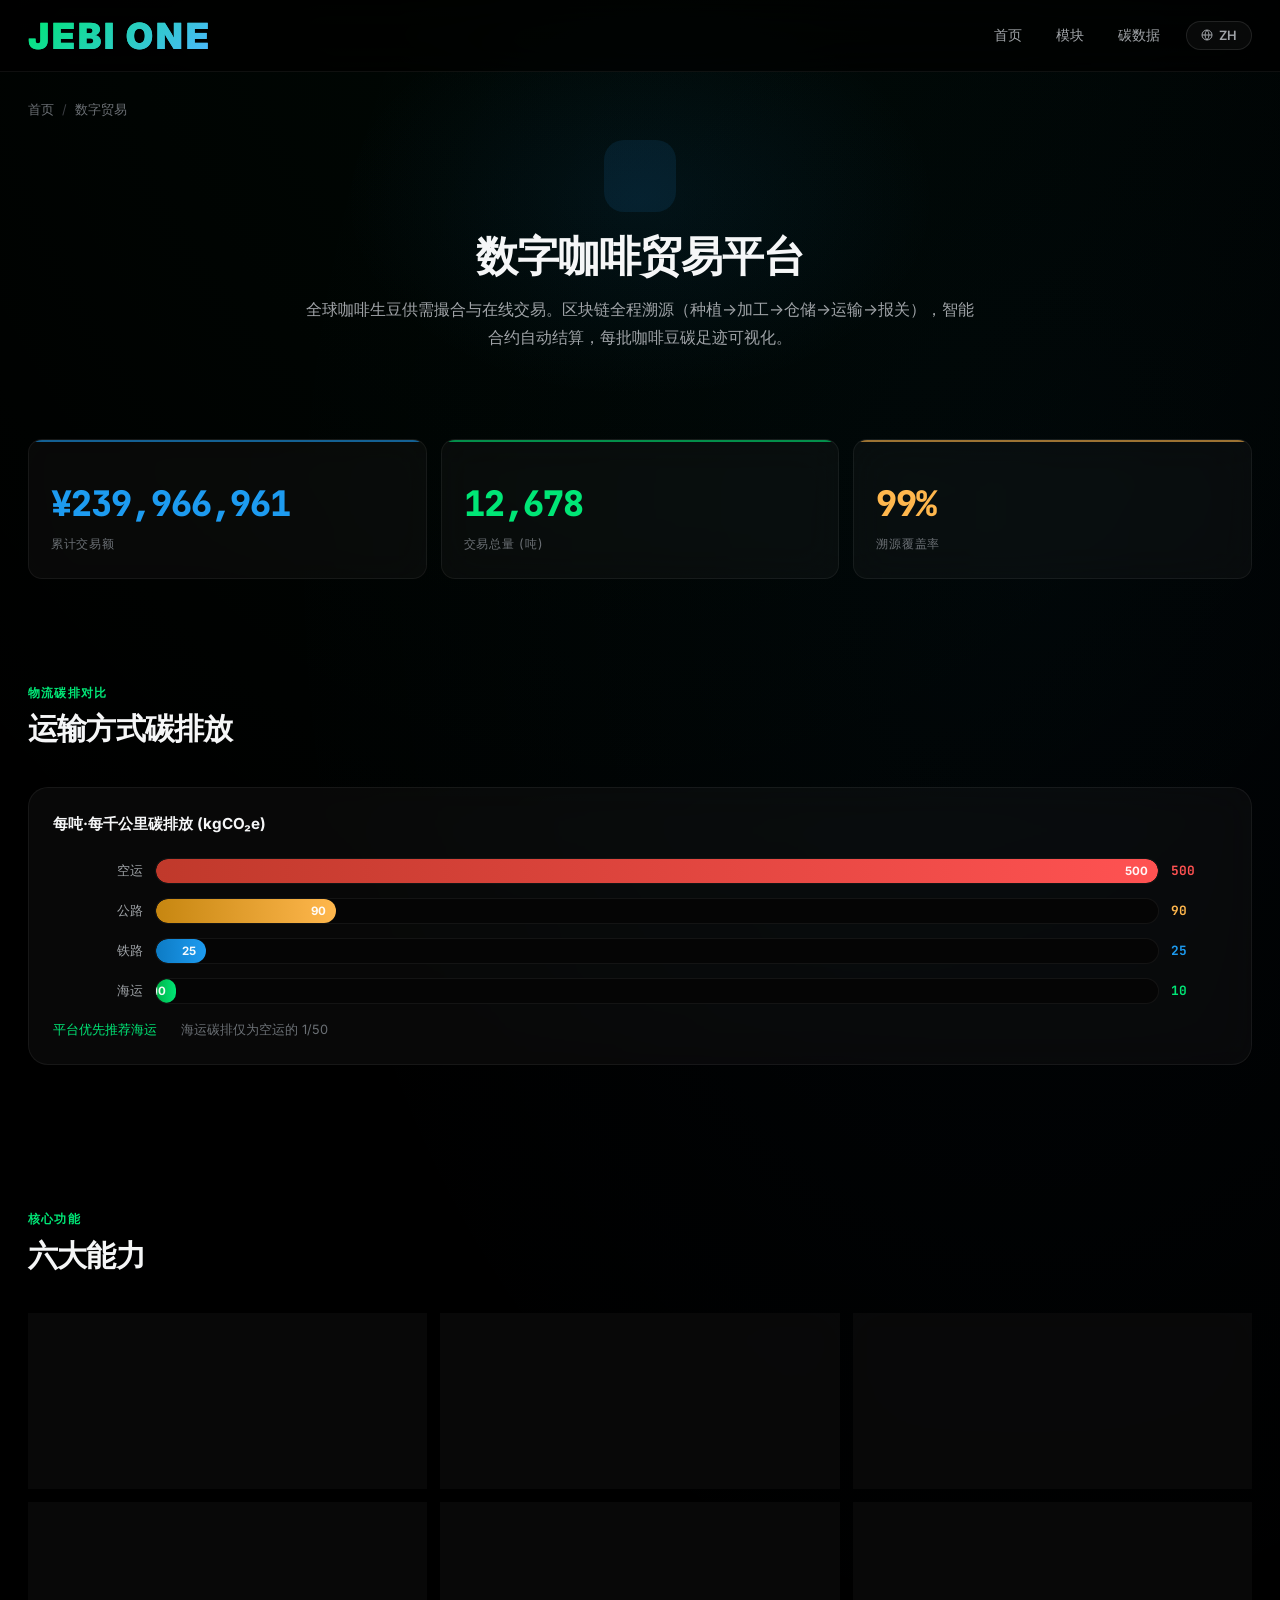
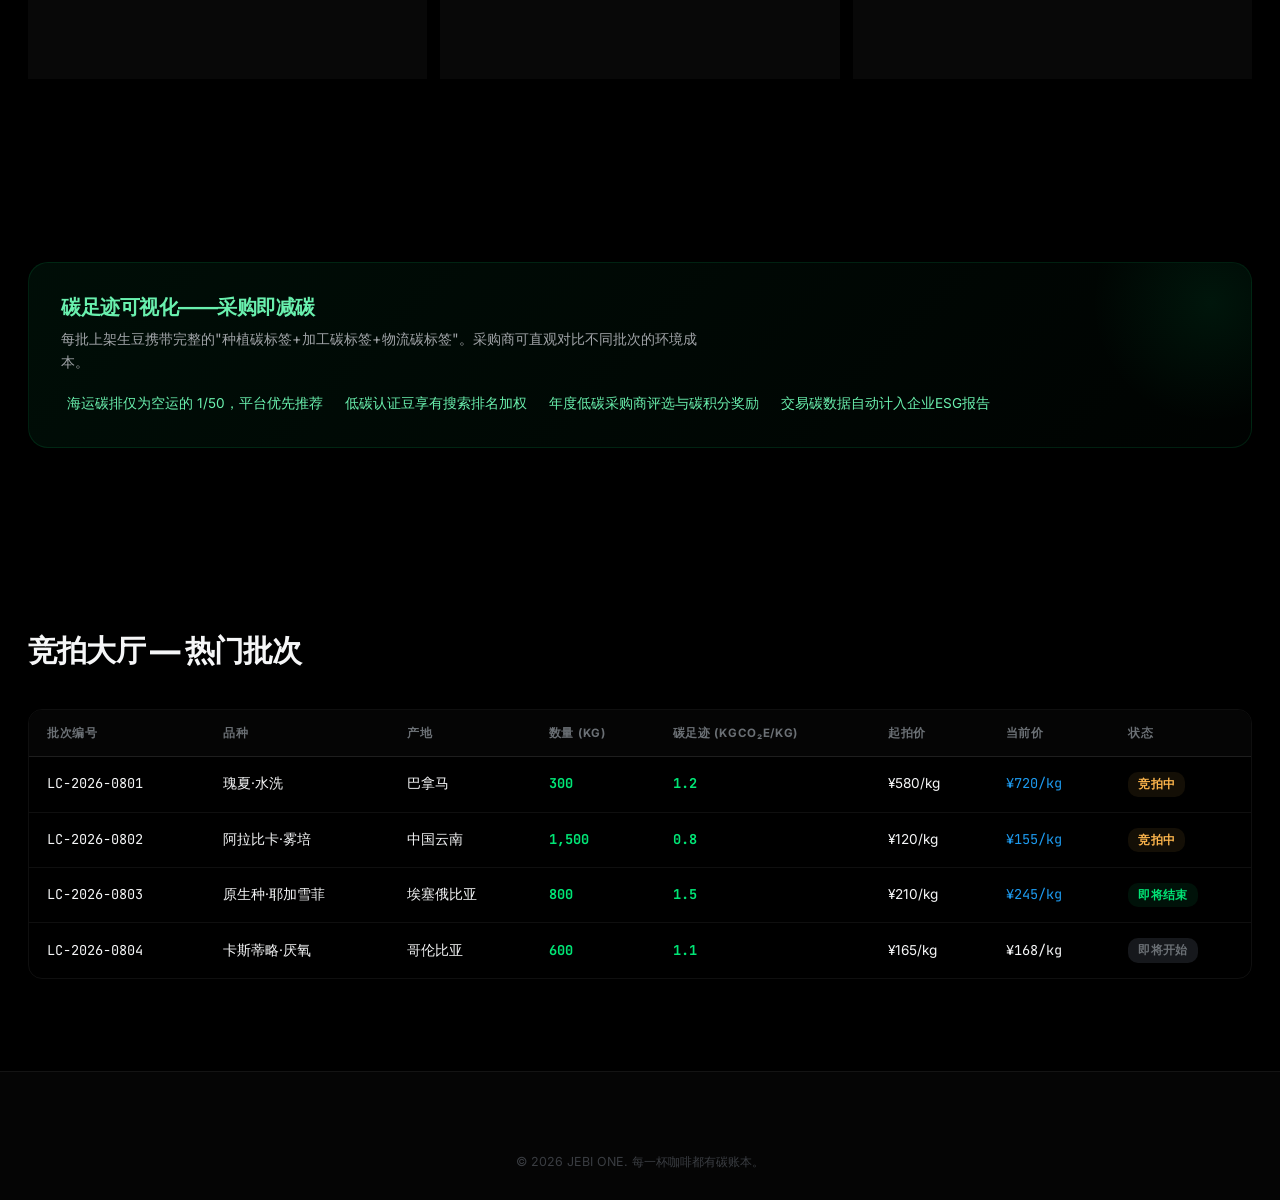
<file: modules/trade.html>
<!DOCTYPE html>
<html lang="zh-CN">
  <head>
    <meta charset="UTF-8">
    <meta name="viewport" content="width=device-width, initial-scale=1.0">
    <title>数字咖啡贸易 — JEBI ONE</title>
    <link rel="stylesheet" href="../css/style.css?v=3">
    <link href="https://fonts.googleapis.com/css2?family=Inter:wght@400;500;600;700;800;900&family=JetBrains+Mono:wght@400;500;600;700;800&display=swap" rel="stylesheet">
  
    <script src="../js/i18n.js?v=7"></script>
  
    <script>document.addEventListener('click',function(){var s=document.querySelector('.lang-switcher');if(s)s.classList.remove('open')})</script>
  </head>
  <body>
    <nav class="nav">
      <div class="nav-inner">
        <a href="../index.html" class="nav-logo">
          <span>JEBI ONE</span>
        </a>
        <div class="nav-links">
          <a href="../index.html" class="nav-link" data-i18n="nav.home">首页</a>
          <a href="../index.html#modules" class="nav-link" data-i18n="nav.modules">模块</a>
          <a href="../index.html#dashboard" class="nav-link" data-i18n="nav.carbon_data">碳数据</a>
          <div class="lang-switcher">
            <button type="button" class="lang-switcher-btn" onclick="this.parentElement.classList.toggle('open');event.stopPropagation()">
              <svg width="16" height="16" viewBox="0 0 24 24" fill="none" stroke="currentColor" stroke-width="2">
                <circle cx="12" cy="12" r="10"/>
                <path d="M2 12h20M12 2a15.3 15.3 0 0 1 4 10 15.3 15.3 0 0 1-4 10 15.3 15.3 0 0 1-4-10 15.3 15.3 0 0 1 4-10z"/>
              </svg>
              <span class="lang-current">ZH</span>
            </button>
            <div class="lang-switcher-menu">
              <div class="lang-option active" data-lang="zh" onclick="JEBI_I18N.setLang('zh');this.parentElement.parentElement.classList.remove('open')">中文</div>
              <div class="lang-option" data-lang="en" onclick="JEBI_I18N.setLang('en');this.parentElement.parentElement.classList.remove('open')">English</div>
              <div class="lang-option" data-lang="ar" onclick="JEBI_I18N.setLang('ar');this.parentElement.parentElement.classList.remove('open')">العربية</div>
            </div>
          </div>
        </div>
      </div>
    </nav>
    <section class="page-header" style="--ph-glow: rgba(29, 155, 240, 0.08);">
      <div class="container">
        <div class="breadcrumb">
          <a href="../index.html">首页</a>
          <span class="breadcrumb-sep">/</span>
          <span>数字贸易</span>
        </div>
        <div class="page-header-content">
          <div class="module-icon" style="background: var(--accent-dim);">
          </div>
          <h1>数字咖啡贸易平台</h1>
          <p class="module-desc">全球咖啡生豆供需撮合与在线交易。区块链全程溯源（种植→加工→仓储→运输→报关），智能合约自动结算，每批咖啡豆碳足迹可视化。</p>
        </div>
      </div>
    </section>
    <section class="container">
      <div class="kpi-row" style="grid-template-columns: repeat(3, 1fr);">
        <div class="kpi" style="--kpi-color: var(--accent);">
          <div class="kpi-icon">
          </div>
          <div class="kpi-val" data-count="240000000" data-prefix="¥" data-suffix="">¥2.4亿</div>
          <div class="kpi-label">累计交易额</div>
        </div>
        <div class="kpi" style="--kpi-color: var(--green);">
          <div class="kpi-icon">
          </div>
          <div class="kpi-val" data-count="12680">12,680</div>
          <div class="kpi-label">交易总量 (吨)</div>
        </div>
        <div class="kpi" style="--kpi-color: var(--amber);">
          <div class="kpi-icon">
          </div>
          <div class="kpi-val" data-count="100" data-suffix="%">100%</div>
          <div class="kpi-label">溯源覆盖率</div>
        </div>
      </div>
    </section>
    <!-- Transport Carbon Comparison -->
    <section class="section">
      <div class="container">
        <div class="section-head">
          <div>
            <div class="section-eyebrow">物流碳排对比</div>
            <h2>运输方式碳排放</h2>
          </div>
        </div>
        <div class="panel animate-in d1">
          <div class="panel-head">
            <span class="panel-title">每吨·每千公里碳排放 (kgCO₂e)</span>
          </div>
          <div class="hbar-list">
            <div class="hbar-row">
              <span class="hbar-label"> 空运</span>
              <div class="hbar-track">
                <div class="hbar-fill" style="width: 100%; background: linear-gradient(90deg, #c0392b, var(--red));">500</div>
              </div>
              <span class="hbar-val" style="color: var(--red);">500</span>
            </div>
            <div class="hbar-row">
              <span class="hbar-label"> 公路</span>
              <div class="hbar-track">
                <div class="hbar-fill amber" style="width: 18%;">90</div>
              </div>
              <span class="hbar-val" style="color: var(--amber);">90</span>
            </div>
            <div class="hbar-row">
              <span class="hbar-label"> 铁路</span>
              <div class="hbar-track">
                <div class="hbar-fill blue" style="width: 5%;">25</div>
              </div>
              <span class="hbar-val" style="color: var(--accent);">25</span>
            </div>
            <div class="hbar-row">
              <span class="hbar-label"> 海运</span>
              <div class="hbar-track">
                <div class="hbar-fill green" style="width: 2%;">10</div>
              </div>
              <span class="hbar-val" style="color: var(--green);">10</span>
            </div>
          </div>
          <div style="margin-top: 16px; display: flex; gap: 24px; font-size: 0.8rem;">
            <span style="color: var(--green);"> 平台优先推荐海运</span>
            <span style="color: var(--text-3);">海运碳排仅为空运的 1/50</span>
          </div>
        </div>
      </div>
    </section>
    <!-- Features -->
    <section class="section">
      <div class="container">
        <div class="section-head">
          <div>
            <div class="section-eyebrow">核心功能</div>
            <h2>六大能力</h2>
          </div>
        </div>
        <div class="feature-grid">
          <div class="feature-card animate-in d1">
            <div class="feature-card-icon blue">
            </div>
            <h4>供需撮合交易</h4>
            <p>全球生豆买卖双方在线匹配，按品种、等级、产地、碳标签筛选。现货与远期合约。</p>
          </div>
          <div class="feature-card animate-in d2">
            <div class="feature-card-icon green">
            </div>
            <h4>区块链溯源</h4>
            <p>每批咖啡豆生成唯一溯源码，种植、加工、仓储、运输全流程上链，扫码可查。</p>
          </div>
          <div class="feature-card animate-in d3">
            <div class="feature-card-icon blue">
            </div>
            <h4>智能合约结算</h4>
            <p>基于区块链的智能合约自动执行支付、放款、权属转移，消除人为纠纷和延迟。</p>
          </div>
          <div class="feature-card animate-in d4">
            <div class="feature-card-icon amber">
            </div>
            <h4>跨境贸易服务</h4>
            <p>报关、物流、保险一站式。优先推荐低碳海运方案（海运 vs 空运碳排对比）。</p>
          </div>
          <div class="feature-card animate-in d5">
            <div class="feature-card-icon green">
            </div>
            <h4>碳足迹可视化</h4>
            <p>采购商结账即可查看该批次完整碳足迹：种植→加工→物流→仓储全链条。</p>
          </div>
          <div class="feature-card animate-in d6">
            <div class="feature-card-icon green">
            </div>
            <h4>低碳认证标签</h4>
            <p>"低碳咖啡"分级认证：铜/银/金/铂金四级，溢价区间5%-25%。</p>
          </div>
        </div>
      </div>
    </section>
    <section class="section">
      <div class="container">
        <div class="lc-banner">
          <h3> 碳足迹可视化——采购即减碳</h3>
          <p>每批上架生豆携带完整的"种植碳标签+加工碳标签+物流碳标签"。采购商可直观对比不同批次的环境成本。</p>
          <ul>
            <li>海运碳排仅为空运的 1/50，平台优先推荐</li>
            <li>低碳认证豆享有搜索排名加权</li>
            <li>年度低碳采购商评选与碳积分奖励</li>
            <li>交易碳数据自动计入企业ESG报告</li>
          </ul>
        </div>
      </div>
    </section>
    <!-- Auction -->
    <section class="section">
      <div class="container">
        <div class="section-head">
          <h2>竞拍大厅 — 热门批次</h2>
        </div>
        <div class="table-wrap">
          <table class="data-table">
            <thead>
              <tr>
                <th>批次编号</th>
                <th>品种</th>
                <th>产地</th>
                <th>数量 (kg)</th>
                <th>碳足迹 (kgCO₂e/kg)</th>
                <th>起拍价</th>
                <th>当前价</th>
                <th>状态</th>
              </tr>
            </thead>
            <tbody>
              <tr>
                <td class="mono">LC-2026-0801</td>
                <td>瑰夏·水洗</td>
                <td>巴拿马</td>
                <td class="hl">300</td>
                <td class="hl">1.2</td>
                <td>¥580/kg</td>
                <td class="mono" style="color: var(--accent);">¥720/kg</td>
                <td>
                  <span class="pill amber">竞拍中</span>
                </td>
              </tr>
              <tr>
                <td class="mono">LC-2026-0802</td>
                <td>阿拉比卡·雾培</td>
                <td>中国云南</td>
                <td class="hl">1,500</td>
                <td class="hl">0.8</td>
                <td>¥120/kg</td>
                <td class="mono" style="color: var(--accent);">¥155/kg</td>
                <td>
                  <span class="pill amber">竞拍中</span>
                </td>
              </tr>
              <tr>
                <td class="mono">LC-2026-0803</td>
                <td>原生种·耶加雪菲</td>
                <td>埃塞俄比亚</td>
                <td class="hl">800</td>
                <td class="hl">1.5</td>
                <td>¥210/kg</td>
                <td class="mono" style="color: var(--accent);">¥245/kg</td>
                <td>
                  <span class="pill green">即将结束</span>
                </td>
              </tr>
              <tr>
                <td class="mono">LC-2026-0804</td>
                <td>卡斯蒂略·厌氧</td>
                <td>哥伦比亚</td>
                <td class="hl">600</td>
                <td class="hl">1.1</td>
                <td>¥165/kg</td>
                <td class="mono">¥168/kg</td>
                <td>
                  <span class="pill" style="color: var(--text-3); background: var(--bg-elevated);">即将开始</span>
                </td>
              </tr>
            </tbody>
          </table>
        </div>
      </div>
    </section>
    <footer class="footer">
      <div class="container">
        <div class="footer-bottom" style="border: none; justify-content: center;">
          <p>&copy; 2026 JEBI ONE. 每一杯咖啡都有碳账本。</p>
        </div>
      </div>
    </footer><script src="../js/main.js?v=7">
    </script>
  </body>
</html>
</file>
<file: css/style.css>
/* ============================================================
 全咖啡产业链低碳经济购物中心 — 全局样式 v2
 Design: Premium Dark · Glassmorphism · Data-First
 ============================================================ */

/* ---------- CSS Variables ---------- */
:root {
 /* Backgrounds — layered depth */
 --bg-0: #000000;
 --bg-1: #050505;
 --bg-2: #0a0b0d;
 --bg-3: #101113;
 --bg-glass: rgba(255, 255, 255, 0.03);
 --bg-glass-hover: rgba(255, 255, 255, 0.06);
 --bg-elevated: #16181c;

 /* Borders */
 --border-1: rgba(255, 255, 255, 0.06);
 --border-2: rgba(255, 255, 255, 0.1);
 --border-3: rgba(255, 255, 255, 0.16);

 /* Text */
 --text-1: #f5f6f7;
 --text-2: #a0a4a8;
 --text-3: #6b7075;
 --text-4: #3a3d42;

 /* Accents */
 --accent: #1d9bf0;
 --accent-hi: #4db8ff;
 --accent-lo: #0d7bc4;
 --accent-dim: rgba(29, 155, 240, 0.1);
 --accent-glow: rgba(29, 155, 240, 0.3);

 /* Low-carbon green */
 --green: #00e676;
 --green-hi: #69f0ae;
 --green-lo: #00b248;
 --green-dim: rgba(0, 230, 118, 0.08);
 --green-glow: rgba(0, 230, 118, 0.2);

 /* Amber */
 --amber: #ffb74d;
 --amber-dim: rgba(255, 183, 77, 0.08);

 /* Purple */
 --purple: #b388ff;
 --purple-dim: rgba(179, 136, 255, 0.08);

 /* Red */
 --red: #ff5252;
 --red-dim: rgba(255, 82, 82, 0.08);

 /* Radius */
 --r-sm: 8px;
 --r-md: 14px;
 --r-lg: 20px;
 --r-xl: 28px;

 /* Shadows */
 --shadow-sm: 0 2px 8px rgba(0,0,0,0.3);
 --shadow-md: 0 4px 24px rgba(0,0,0,0.4);
 --shadow-lg: 0 8px 40px rgba(0,0,0,0.5);
 --shadow-green: 0 0 40px rgba(0, 230, 118, 0.12);
 --shadow-blue: 0 0 40px rgba(29, 155, 240, 0.12);

 /* Typography */
 --font-sans: 'Inter', -apple-system, BlinkMacSystemFont, 'Segoe UI', sans-serif;
 --font-mono: 'JetBrains Mono', 'SF Mono', 'Fira Code', monospace;

 /* Layout */
 --nav-h: 64px;
 --max-w: 1320px;
}

/* ---------- Reset ---------- */
*, *::before, *::after { box-sizing: border-box; margin: 0; padding: 0; }
html { font-size: 16px; scroll-behavior: smooth; -webkit-font-smoothing: antialiased; -moz-osx-font-smoothing: grayscale; }
body {
 font-family: var(--font-sans);
 background: var(--bg-0);
 color: var(--text-1);
 line-height: 1.6;
 min-height: 100vh;
 overflow-x: hidden;
 background-image:
 radial-gradient(ellipse 80% 50% at 50% -10%, rgba(0, 230, 118, 0.04), transparent),
 radial-gradient(ellipse 60% 40% at 80% 20%, rgba(29, 155, 240, 0.03), transparent);
}
a { color: var(--accent); text-decoration: none; transition: color 0.2s; }
a:hover { color: var(--accent-hi); }
ul, ol { list-style: none; }
img { max-width: 100%; display: block; }
button { cursor: pointer; font-family: inherit; border: none; outline: none; background: none; color: inherit; }
input, textarea, select { font-family: inherit; outline: none; }

/* ---------- Typography ---------- */
h1, h2, h3, h4, h5, h6 { font-weight: 700; line-height: 1.2; letter-spacing: -0.025em; }
.gradient-text {
 background: linear-gradient(135deg, var(--green-hi), var(--accent-hi));
 -webkit-background-clip: text; -webkit-text-fill-color: transparent; background-clip: text;
}
.gradient-green {
 background: linear-gradient(135deg, var(--green), var(--green-hi));
 -webkit-background-clip: text; -webkit-text-fill-color: transparent; background-clip: text;
}
.mono { font-family: var(--font-mono); }
.t2 { color: var(--text-2); }
.t3 { color: var(--text-3); }

/* ---------- Container ---------- */
.container { width: 100%; max-width: var(--max-w); margin: 0 auto; padding: 0 28px; }

/* ---------- Glass Card (core component) ---------- */
.glass {
 background: var(--bg-glass);
 backdrop-filter: blur(20px) saturate(140%);
 -webkit-backdrop-filter: blur(20px) saturate(140%);
 border: 1px solid var(--border-1);
 border-radius: var(--r-lg);
 transition: all 0.35s cubic-bezier(0.4, 0, 0.2, 1);
}
.glass:hover {
 background: var(--bg-glass-hover);
 border-color: var(--border-2);
}
.glass-solid {
 background: var(--bg-2);
 border: 1px solid var(--border-1);
 border-radius: var(--r-lg);
 transition: all 0.35s cubic-bezier(0.4, 0, 0.2, 1);
}
.glass-solid:hover {
 background: var(--bg-3);
 border-color: var(--border-2);
}

/* ---------- Navigation ---------- */
.nav {
 position: fixed; top: 0; left: 0; right: 0; z-index: 1000;
 height: var(--nav-h);
 background: rgba(0, 0, 0, 0.7);
 backdrop-filter: blur(24px) saturate(160%);
 -webkit-backdrop-filter: blur(24px) saturate(160%);
 border-bottom: 1px solid var(--border-1);
}
.nav-inner {
 display: flex; align-items: center; justify-content: space-between;
 height: 100%; max-width: var(--max-w); margin: 0 auto; padding: 0 28px;
}
.nav-logo {
  display: flex; align-items: center; gap: 0;
  font-size: 2.25rem; font-weight: 900; line-height: 1;
  color: transparent;
  background: linear-gradient(135deg, var(--green), var(--accent-hi));
  -webkit-background-clip: text; background-clip: text;
  -webkit-text-fill-color: transparent;
  text-transform: uppercase; letter-spacing: 0.08em;
  text-decoration: none; white-space: nowrap;
  transition: opacity 0.2s;
}
.nav-logo:hover { opacity: 0.85; }
.nav-logo span { background: inherit; -webkit-background-clip: inherit; background-clip: inherit; -webkit-text-fill-color: inherit; }
.nav-links { display: flex; align-items: center; gap: 2px; }
.nav-link {
 padding: 8px 16px; font-size: 0.875rem; font-weight: 500;
 color: var(--text-2); border-radius: 20px; transition: all 0.2s;
}
.nav-link:hover { color: var(--text-1); background: var(--bg-glass); }
.nav-link.active { color: var(--text-1); background: var(--accent-dim); }
.nav-dropdown { position: relative; }
.nav-dropdown-trigger {
 display: flex; align-items: center; gap: 4px;
 padding: 8px 16px; font-size: 0.875rem; font-weight: 500;
 color: var(--text-2); border-radius: 20px; transition: all 0.2s;
}
.nav-dropdown-trigger:hover { color: var(--text-1); background: var(--bg-glass); }
.nav-dropdown-trigger svg { width: 14px; height: 14px; transition: transform 0.2s; }
.nav-dropdown:hover .nav-dropdown-trigger svg { transform: rotate(180deg); }
.nav-dropdown-menu {
 position: absolute; top: calc(100% + 8px); left: 50%;
 transform: translateX(-50%) translateY(8px);
 background: rgba(16, 17, 19, 0.95);
 backdrop-filter: blur(24px); -webkit-backdrop-filter: blur(24px);
 border: 1px solid var(--border-2); border-radius: var(--r-md);
 padding: 8px; min-width: 240px;
 opacity: 0; visibility: hidden; transition: all 0.2s;
 box-shadow: var(--shadow-lg);
}
.nav-dropdown:hover .nav-dropdown-menu {
 opacity: 1; visibility: visible; transform: translateX(-50%) translateY(0);
}
.nav-dropdown-item {
 display: flex; align-items: center; gap: 8px;
 padding: 10px 14px; font-size: 0.85rem; color: var(--text-2);
 border-radius: var(--r-sm); transition: all 0.15s;
}
.nav-dropdown-item:hover { color: var(--text-1); background: var(--accent-dim); }
.nav-dropdown-item .badge {
 margin-left: auto; padding: 2px 8px; font-size: 0.65rem; font-weight: 700;
 color: var(--green); background: var(--green-dim); border-radius: 8px;
 text-transform: uppercase; letter-spacing: 0.04em;
}

/* ---------- Hero ---------- */
.hero { padding: 140px 0 60px; text-align: center; position: relative; overflow: hidden; }
.hero::before {
 content: ''; position: absolute; top: -100px; left: 50%; transform: translateX(-50%);
 width: 900px; height: 700px;
 background: radial-gradient(ellipse at center, rgba(0, 230, 118, 0.07) 0%, transparent 60%);
 pointer-events: none;
}
.hero::after {
 content: ''; position: absolute; bottom: 0; left: 0; right: 0; height: 200px;
 background: linear-gradient(to bottom, transparent, var(--bg-0));
 pointer-events: none;
}
.hero-badge {
 display: inline-flex; align-items: center; gap: 8px;
 padding: 7px 18px; font-size: 0.8rem; font-weight: 600;
 color: var(--green-hi); background: var(--green-dim);
 border: 1px solid rgba(0, 230, 118, 0.15);
 border-radius: 24px; margin-bottom: 28px;
}
.hero-badge-dot {
 width: 7px; height: 7px; background: var(--green); border-radius: 50%;
 box-shadow: 0 0 8px var(--green);
 animation: pulse-dot 2s infinite;
}
@keyframes pulse-dot { 0%, 100% { opacity: 1; } 50% { opacity: 0.3; } }
.hero h1 {
 font-size: 4rem; font-weight: 900; line-height: 1.08;
 letter-spacing: -0.035em; margin-bottom: 24px; max-width: 880px;
 margin-left: auto; margin-right: auto;
}
.hero-sub {
 font-size: 1.2rem; color: var(--text-2); max-width: 640px;
 margin: 0 auto 44px; line-height: 1.7;
}
.hero-cta { display: inline-flex; gap: 14px; }

/* ---------- Buttons ---------- */
.btn {
 display: inline-flex; align-items: center; justify-content: center; gap: 8px;
 padding: 13px 30px; font-size: 0.95rem; font-weight: 600;
 border-radius: 26px; transition: all 0.25s cubic-bezier(0.4, 0, 0.2, 1);
 white-space: nowrap;
}
.btn-primary {
 background: linear-gradient(135deg, var(--accent), var(--accent-lo));
 color: #fff;
 box-shadow: 0 4px 20px rgba(29, 155, 240, 0.3);
}
.btn-primary:hover { transform: translateY(-1px); box-shadow: 0 6px 28px rgba(29, 155, 240, 0.4); color: #fff; }
.btn-green {
 background: linear-gradient(135deg, var(--green), var(--green-lo));
 color: #000;
 box-shadow: 0 4px 20px rgba(0, 230, 118, 0.25);
}
.btn-green:hover { transform: translateY(-1px); box-shadow: 0 6px 28px rgba(0, 230, 118, 0.35); color: #000; }
.btn-outline {
 background: var(--bg-glass); color: var(--text-1); border: 1px solid var(--border-2);
 backdrop-filter: blur(12px); -webkit-backdrop-filter: blur(12px);
}
.btn-outline:hover { background: var(--bg-glass-hover); border-color: var(--border-3); color: var(--text-1); }
.btn-sm { padding: 8px 18px; font-size: 0.85rem; }
.btn-lg { padding: 16px 38px; font-size: 1.05rem; }

/* ---------- Section ---------- */
.section { padding: 72px 0; }
.section-head {
 display: flex; align-items: flex-end; justify-content: space-between;
 margin-bottom: 40px; flex-wrap: wrap; gap: 16px;
}
.section-head h2 { font-size: 1.9rem; font-weight: 800; }
.section-head .sub { color: var(--text-3); font-size: 0.9rem; }
.section-eyebrow {
 font-size: 0.75rem; font-weight: 700; text-transform: uppercase;
 letter-spacing: 0.1em; color: var(--green); margin-bottom: 8px;
}

/* ---------- KPI Stats Row ---------- */
.kpi-row {
 display: grid; grid-template-columns: repeat(4, 1fr);
 gap: 14px; margin: 48px 0 32px;
}
.kpi {
 background: var(--bg-glass);
 backdrop-filter: blur(20px); -webkit-backdrop-filter: blur(20px);
 border: 1px solid var(--border-1); border-radius: var(--r-md);
 padding: 24px 22px; transition: all 0.35s; position: relative; overflow: hidden;
}
.kpi::before {
 content: ''; position: absolute; top: 0; left: 0; right: 0; height: 2px;
 background: var(--kpi-color, var(--green)); opacity: 0.6;
}
.kpi:hover {
 border-color: var(--border-3); transform: translateY(-3px);
 box-shadow: var(--shadow-md);
}
.kpi-icon { font-size: 1.3rem; margin-bottom: 12px; }
.kpi-val {
 font-size: 2.2rem; font-weight: 900; font-family: var(--font-mono);
 letter-spacing: -0.03em; color: var(--kpi-color, var(--green));
}
.kpi-label {
 font-size: 0.78rem; color: var(--text-3); text-transform: uppercase;
 letter-spacing: 0.06em; margin-top: 2px;
}
.kpi-trend {
 font-size: 0.75rem; margin-top: 8px;
 display: flex; align-items: center; gap: 4px;
}
.kpi-trend.up { color: var(--green); }
.kpi-trend.neutral { color: var(--text-3); }

/* ---------- Carbon Journey (SVG pipeline) ---------- */
.journey {
 position: relative; padding: 40px 0; overflow-x: auto;
}
.journey-track {
 display: flex; align-items: center; justify-content: center;
 min-width: 1000px; position: relative;
}
.journey-node {
 display: flex; flex-direction: column; align-items: center; text-align: center;
 min-width: 100px; z-index: 2; position: relative;
}
.journey-node-orb {
 width: 56px; height: 56px; border-radius: 50%;
 display: flex; align-items: center; justify-content: center;
 font-size: 1.3rem;
 background: var(--bg-2); border: 1px solid var(--border-2);
 transition: all 0.35s;
}
.journey-node:hover .journey-node-orb {
 border-color: var(--green); box-shadow: 0 0 24px var(--green-glow);
 transform: scale(1.12);
}
.journey-node-label {
 font-size: 0.78rem; font-weight: 600; color: var(--text-1); margin-top: 10px;
}
.journey-node-carbon {
 font-size: 0.68rem; color: var(--green); font-family: var(--font-mono); margin-top: 2px;
}
.journey-line {
 flex: 1; height: 2px; min-width: 40px;
 background: linear-gradient(90deg, var(--green-lo), var(--green));
 opacity: 0.3; position: relative;
}
.journey-line::after {
 content: ''; position: absolute; right: -4px; top: -3px;
 width: 0; height: 0;
 border-left: 6px solid var(--green);
 border-top: 4px solid transparent;
 border-bottom: 4px solid transparent;
 opacity: 0.5;
}

/* ---------- Dashboard Panel ---------- */
.dash-panel {
 display: grid; grid-template-columns: 1.6fr 1fr;
 gap: 14px; margin-top: 32px;
}
.dash-panel-right { display: flex; flex-direction: column; gap: 14px; }
.panel {
 background: var(--bg-glass);
 backdrop-filter: blur(20px); -webkit-backdrop-filter: blur(20px);
 border: 1px solid var(--border-1); border-radius: var(--r-lg);
 padding: 24px;
}
.panel-head {
 display: flex; align-items: center; justify-content: space-between;
 margin-bottom: 22px;
}
.panel-title { font-size: 0.95rem; font-weight: 700; }
.panel-badge {
 font-size: 0.68rem; padding: 3px 10px; border-radius: 10px;
 font-weight: 700; display: flex; align-items: center; gap: 5px;
}
.panel-badge.live { color: var(--green); background: var(--green-dim); }
.panel-badge.live::before {
 content: ''; width: 6px; height: 6px; border-radius: 50%;
 background: var(--green); animation: pulse-dot 2s infinite;
}

/* ---------- SVG Chart: Area Chart ---------- */
.area-chart { width: 100%; height: auto; }
.area-chart .grid line { stroke: var(--border-1); stroke-width: 1; }
.area-chart .axis text { font-size: 10px; fill: var(--text-3); font-family: var(--font-mono); }
.area-chart .area-fill { opacity: 0.15; }
.area-chart .line-stroke { fill: none; stroke-width: 2.5; stroke-linecap: round; stroke-linejoin: round; }

/* ---------- SVG Chart: Donut ---------- */
.donut-wrap { display: flex; align-items: center; justify-content: center; gap: 28px; }
.donut { position: relative; width: 150px; height: 150px; }
.donut svg { transform: rotate(-90deg); }
.donut-center {
 position: absolute; inset: 0; display: flex; flex-direction: column;
 align-items: center; justify-content: center;
}
.donut-val { font-size: 1.6rem; font-weight: 900; font-family: var(--font-mono); }
.donut-label { font-size: 0.7rem; color: var(--text-3); }
.donut-legend { display: flex; flex-direction: column; gap: 8px; }
.donut-legend-item {
 display: flex; align-items: center; gap: 8px; font-size: 0.8rem; color: var(--text-2);
}
.donut-legend-dot { width: 10px; height: 10px; border-radius: 3px; flex-shrink: 0; }

/* ---------- Horizontal Bar List ---------- */
.hbar-list { display: flex; flex-direction: column; gap: 14px; }
.hbar-row { display: flex; align-items: center; gap: 12px; }
.hbar-label { width: 90px; font-size: 0.8rem; color: var(--text-2); text-align: right; flex-shrink: 0; }
.hbar-track {
 flex: 1; height: 26px; background: var(--bg-1); border-radius: 13px;
 overflow: hidden; position: relative; border: 1px solid var(--border-1);
}
.hbar-fill {
 height: 100%; border-radius: 13px; transition: width 1.2s cubic-bezier(0.4, 0, 0.2, 1);
 display: flex; align-items: center; justify-content: flex-end; padding-right: 10px;
 font-size: 0.72rem; font-weight: 700; color: rgba(255,255,255,0.95);
}
.hbar-fill.green { background: linear-gradient(90deg, var(--green-lo), var(--green)); }
.hbar-fill.blue { background: linear-gradient(90deg, var(--accent-lo), var(--accent)); }
.hbar-fill.amber { background: linear-gradient(90deg, #c68610, var(--amber)); }
.hbar-fill.purple { background: linear-gradient(90deg, #7c4dff, var(--purple)); }
.hbar-val {
 width: 56px; font-size: 0.8rem; font-weight: 700; font-family: var(--font-mono);
 text-align: left; flex-shrink: 0;
}

/* ---------- Module Cards Grid ---------- */
.module-grid {
 display: grid; grid-template-columns: repeat(4, 1fr); gap: 14px;
}
.module-card {
 background: var(--bg-glass);
 backdrop-filter: blur(20px); -webkit-backdrop-filter: blur(20px);
 border: 1px solid var(--border-1); border-radius: var(--r-lg);
 padding: 26px 22px; transition: all 0.35s cubic-bezier(0.4, 0, 0.2, 1);
 position: relative; overflow: hidden; text-decoration: none; color: inherit; display: block;
}
.module-card::before {
 content: ''; position: absolute; top: 0; left: 0; right: 0; height: 3px;
 background: var(--mc-color, var(--green)); opacity: 0; transition: opacity 0.3s;
}
.module-card::after {
 content: ''; position: absolute; bottom: -40px; right: -40px;
 width: 120px; height: 120px; border-radius: 50%;
 background: var(--mc-color, var(--green)); opacity: 0;
 filter: blur(40px); transition: opacity 0.4s;
}
.module-card:hover {
 border-color: var(--border-3); transform: translateY(-4px);
 box-shadow: var(--shadow-md);
}
.module-card:hover::before { opacity: 1; }
.module-card:hover::after { opacity: 0.06; }
.module-card-num {
 position: absolute; top: 18px; right: 20px;
 font-size: 2.5rem; font-weight: 900; font-family: var(--font-mono);
 color: var(--text-4); opacity: 0.4;
}
.module-card-icon {
 width: 44px; height: 44px; border-radius: 12px;
 display: flex; align-items: center; justify-content: center;
 font-size: 1.25rem; margin-bottom: 16px;
}
.module-card-icon.green { background: var(--green-dim); }
.module-card-icon.blue { background: var(--accent-dim); }
.module-card-icon.amber { background: var(--amber-dim); }
.module-card-icon.purple { background: var(--purple-dim); }
.module-card h3 { font-size: 1.05rem; margin-bottom: 8px; }
.module-card p { font-size: 0.83rem; color: var(--text-2); line-height: 1.5; margin-bottom: 16px; }
.module-card-meta {
 display: flex; gap: 14px; font-size: 0.72rem; color: var(--text-3);
 padding-top: 14px; border-top: 1px solid var(--border-1);
}
.module-card-tag {
 position: absolute; top: 18px; right: 60px;
 padding: 2px 10px; font-size: 0.65rem; font-weight: 700;
 color: var(--green); background: var(--green-dim); border-radius: 8px;
 text-transform: uppercase; letter-spacing: 0.04em;
}

/* ---------- Flywheel Cards ---------- */
.flywheel-grid {
 display: grid; grid-template-columns: repeat(3, 1fr); gap: 14px;
}
.flywheel-card {
 background: var(--bg-glass);
 backdrop-filter: blur(20px); -webkit-backdrop-filter: blur(20px);
 border: 1px solid var(--border-1); border-radius: var(--r-lg);
 padding: 28px; transition: all 0.35s; position: relative; overflow: hidden;
}
.flywheel-card:hover { border-color: var(--border-2); transform: translateY(-3px); }
.flywheel-card-icon {
 width: 48px; height: 48px; border-radius: 14px;
 display: flex; align-items: center; justify-content: center;
 font-size: 1.4rem; margin-bottom: 18px;
}
.flywheel-card h4 { font-size: 1.1rem; margin-bottom: 10px; }
.flywheel-card p { font-size: 0.85rem; color: var(--text-2); line-height: 1.6; }
.flywheel-chain {
 display: flex; flex-wrap: wrap; gap: 4px; margin-top: 16px;
 font-size: 0.72rem; font-family: var(--font-mono); color: var(--text-3);
}
.flywheel-chain span { color: var(--green); }
.flywheel-chain em { font-style: normal; color: var(--text-4); margin: 0 2px; }

/* ---------- News ---------- */
.news-grid { display: grid; grid-template-columns: repeat(3, 1fr); gap: 14px; }
.news-card {
 background: var(--bg-glass);
 backdrop-filter: blur(20px); -webkit-backdrop-filter: blur(20px);
 border: 1px solid var(--border-1); border-radius: var(--r-lg);
 padding: 24px; transition: all 0.3s; display: block; color: inherit; text-decoration: none;
}
.news-card:hover { background: var(--bg-glass-hover); border-color: var(--border-2); transform: translateY(-2px); }
.news-card-tag {
 display: inline-block; padding: 3px 10px; font-size: 0.68rem; font-weight: 700;
 border-radius: 8px; margin-bottom: 14px; text-transform: uppercase; letter-spacing: 0.04em;
}
.news-card-tag.tech { color: var(--accent); background: var(--accent-dim); }
.news-card-tag.carbon { color: var(--green); background: var(--green-dim); }
.news-card-tag.biz { color: var(--amber); background: var(--amber-dim); }
.news-card h4 { font-size: 1rem; margin-bottom: 8px; line-height: 1.4; }
.news-card p { font-size: 0.85rem; color: var(--text-2); line-height: 1.5; }
.news-card-date { font-size: 0.72rem; color: var(--text-4); margin-top: 14px; }

/* ---------- Footer ---------- */
.footer { border-top: 1px solid var(--border-1); padding: 56px 0 28px; background: var(--bg-1); }
.footer-grid { display: grid; grid-template-columns: 2fr 1fr 1fr 1fr; gap: 40px; margin-bottom: 36px; }
.footer-brand h3 { font-size: 1.1rem; margin-bottom: 12px; }
.footer-brand p { font-size: 0.85rem; color: var(--text-2); line-height: 1.6; }
.footer-col h4 { font-size: 0.78rem; font-weight: 700; margin-bottom: 14px; text-transform: uppercase; letter-spacing: 0.08em; color: var(--text-3); }
.footer-col a { display: block; font-size: 0.85rem; color: var(--text-2); padding: 5px 0; transition: color 0.2s; }
.footer-col a:hover { color: var(--text-1); }
.footer-bottom {
 display: flex; align-items: center; justify-content: space-between;
 padding-top: 24px; border-top: 1px solid var(--border-1);
}
.footer-bottom p { font-size: 0.78rem; color: var(--text-4); }

/* ---------- Breadcrumb ---------- */
.breadcrumb {
 display: flex; align-items: center; gap: 8px;
 font-size: 0.8rem; color: var(--text-3); margin-bottom: 20px;
}
.breadcrumb a { color: var(--text-3); }
.breadcrumb a:hover { color: var(--text-1); }
.breadcrumb-sep { color: var(--text-4); }

/* ---------- Page Header ---------- */
.page-header {
 padding: 100px 0 40px; position: relative; overflow: hidden;
}
.page-header::before {
 content: ''; position: absolute; top: 0; left: 50%; transform: translateX(-50%);
 width: 600px; height: 400px;
 background: radial-gradient(ellipse at center, var(--ph-glow, rgba(0, 230, 118, 0.06)), transparent 70%);
 pointer-events: none;
}
.page-header-content { text-align: center; position: relative; }
.page-header .module-icon {
 width: 72px; height: 72px; border-radius: 20px;
 display: flex; align-items: center; justify-content: center;
 font-size: 2rem; margin: 0 auto 20px;
}
.page-header h1 { font-size: 2.6rem; margin-bottom: 14px; }
.page-header .module-desc {
 font-size: 1rem; color: var(--text-2); max-width: 680px;
 margin: 0 auto; line-height: 1.7;
}

/* ---------- Feature Grid ---------- */
.feature-grid { display: grid; grid-template-columns: repeat(3, 1fr); gap: 14px; }
.feature-card {
 background: var(--bg-glass);
 backdrop-filter: blur(20px); -webkit-backdrop-filter: blur(20px);
 border: 1px solid var(--border-1); border-radius: var(--r-md);
 padding: 24px; transition: all 0.3s;
}
.feature-card:hover { background: var(--bg-glass-hover); border-color: var(--border-2); }
.feature-card-icon {
 width: 42px; height: 42px; border-radius: 12px;
 display: flex; align-items: center; justify-content: center;
 font-size: 1.15rem; margin-bottom: 16px;
}
.feature-card-icon.green { background: var(--green-dim); }
.feature-card-icon.blue { background: var(--accent-dim); }
.feature-card-icon.amber { background: var(--amber-dim); }
.feature-card h4 { font-size: 0.98rem; margin-bottom: 8px; }
.feature-card p { font-size: 0.85rem; color: var(--text-2); line-height: 1.5; }

/* ---------- Low Carbon Banner ---------- */
.lc-banner {
 background: linear-gradient(135deg, rgba(0, 230, 118, 0.06), rgba(0, 230, 118, 0.01));
 border: 1px solid rgba(0, 230, 118, 0.12);
 border-radius: var(--r-lg); padding: 32px; margin: 40px 0;
 position: relative; overflow: hidden;
}
.lc-banner::after {
 content: ''; position: absolute; right: -80px; top: -80px;
 width: 240px; height: 240px;
 background: radial-gradient(circle, rgba(0, 230, 118, 0.08), transparent 70%);
 pointer-events: none;
}
.lc-banner h3 { font-size: 1.25rem; margin-bottom: 8px; color: var(--green-hi); }
.lc-banner p { font-size: 0.9rem; color: var(--text-2); line-height: 1.6; max-width: 640px; }
.lc-banner ul { display: flex; flex-wrap: wrap; gap: 16px; margin-top: 20px; }
.lc-banner ul li {
 display: flex; align-items: center; gap: 6px;
 font-size: 0.85rem; color: var(--green-hi);
}
.lc-banner ul li::before { content: ''; font-weight: 700; }

/* ---------- Data Table ---------- */
.table-wrap { overflow-x: auto; margin: 20px 0; border-radius: var(--r-md); border: 1px solid var(--border-1); }
.data-table { width: 100%; border-collapse: collapse; font-size: 0.85rem; }
.data-table th {
 text-align: left; padding: 14px 18px; font-weight: 700; color: var(--text-3);
 border-bottom: 1px solid var(--border-2); white-space: nowrap;
 font-size: 0.72rem; text-transform: uppercase; letter-spacing: 0.06em;
 background: var(--bg-1);
}
.data-table td { padding: 15px 18px; border-bottom: 1px solid var(--border-1); color: var(--text-1); }
.data-table tr:last-child td { border-bottom: none; }
.data-table tr:hover td { background: var(--bg-glass); }
.data-table .hl { color: var(--green); font-weight: 700; font-family: var(--font-mono); }

/* ---------- Card Grids ---------- */
.grid-2 { display: grid; grid-template-columns: repeat(2, 1fr); gap: 14px; }
.grid-3 { display: grid; grid-template-columns: repeat(3, 1fr); gap: 14px; }

/* ---------- IP Curve Card ---------- */
.ip-card {
 background: var(--bg-glass);
 backdrop-filter: blur(20px); -webkit-backdrop-filter: blur(20px);
 border: 1px solid var(--border-1); border-radius: var(--r-lg);
 overflow: hidden; transition: all 0.3s;
}
.ip-card:hover { border-color: var(--accent); transform: translateY(-3px); box-shadow: var(--shadow-blue); }
.ip-curve-preview {
 height: 140px; background: var(--bg-1); position: relative;
 display: flex; align-items: center; justify-content: center;
}
.ip-card-body { padding: 20px; }
.ip-card-body h4 { font-size: 0.98rem; margin-bottom: 6px; }
.ip-card-author { font-size: 0.78rem; color: var(--text-3); margin-bottom: 12px; }
.ip-card-meta { display: flex; gap: 14px; font-size: 0.72rem; color: var(--text-3); }
.ip-card-price { margin-top: 12px; font-size: 1.15rem; font-weight: 800; color: var(--accent); font-family: var(--font-mono); }
.ip-card-ce {
 display: inline-flex; align-items: center; gap: 4px;
 padding: 3px 9px; font-size: 0.68rem; font-weight: 700;
 color: var(--green); background: var(--green-dim); border-radius: 8px;
}

/* ---------- Crowdfunding Card ---------- */
.cf-card {
 background: var(--bg-glass);
 backdrop-filter: blur(20px); -webkit-backdrop-filter: blur(20px);
 border: 1px solid var(--border-1); border-radius: var(--r-lg);
 padding: 24px; transition: all 0.3s;
}
.cf-card:hover { background: var(--bg-glass-hover); border-color: var(--border-2); transform: translateY(-3px); }
.cf-progress { margin: 16px 0; }
.cf-bar { height: 8px; background: var(--bg-1); border-radius: 4px; overflow: hidden; border: 1px solid var(--border-1); }
.cf-fill {
 height: 100%; background: linear-gradient(90deg, var(--green), var(--accent));
 border-radius: 4px; transition: width 1.2s cubic-bezier(0.4, 0, 0.2, 1);
}
.cf-meta { display: flex; justify-content: space-between; margin-top: 8px; font-size: 0.8rem; }
.cf-meta span:first-child { font-weight: 700; font-family: var(--font-mono); }
.cf-meta span:last-child { color: var(--text-3); }
.cf-tags { display: flex; gap: 14px; font-size: 0.76rem; color: var(--text-3); margin-top: 4px; }

/* ---------- Storage Monitor ---------- */
.storage-grid { display: grid; grid-template-columns: repeat(3, 1fr); gap: 14px; margin-bottom: 24px; }
.storage-cell {
 background: var(--bg-glass);
 backdrop-filter: blur(20px); -webkit-backdrop-filter: blur(20px);
 border: 1px solid var(--border-1); border-radius: var(--r-md);
 padding: 22px;
}
.storage-cell-head { display: flex; justify-content: space-between; align-items: center; margin-bottom: 14px; }
.storage-cell-label { font-size: 0.8rem; color: var(--text-2); }
.storage-cell-dot { width: 8px; height: 8px; border-radius: 50%; }
.storage-cell-dot.ok { background: var(--green); box-shadow: 0 0 8px var(--green); }
.storage-cell-dot.warn { background: var(--amber); box-shadow: 0 0 8px var(--amber); }
.storage-cell-val { font-size: 1.6rem; font-weight: 800; font-family: var(--font-mono); margin-bottom: 4px; }
.storage-cell-unit { font-size: 0.78rem; color: var(--text-3); }

/* ---------- Product Card ---------- */
.product-grid { display: grid; grid-template-columns: repeat(4, 1fr); gap: 14px; }
.product-card {
 background: var(--bg-glass);
 backdrop-filter: blur(20px); -webkit-backdrop-filter: blur(20px);
 border: 1px solid var(--border-1); border-radius: var(--r-lg);
 overflow: hidden; transition: all 0.3s;
}
.product-card:hover { border-color: var(--border-2); transform: translateY(-3px); box-shadow: var(--shadow-md); }
.product-img {
 height: 160px; background: var(--bg-1);
 display: flex; align-items: center; justify-content: center; font-size: 2.8rem;
}
.product-body { padding: 16px; }
.product-body h4 { font-size: 0.9rem; margin-bottom: 4px; }
.product-origin { font-size: 0.74rem; color: var(--text-3); margin-bottom: 10px; }
.product-carbon { display: flex; align-items: center; gap: 4px; font-size: 0.74rem; color: var(--green); margin-bottom: 10px; }
.product-price { font-size: 1.1rem; font-weight: 800; font-family: var(--font-mono); }

/* ---------- Carbon Footprint Breakdown ---------- */
.cf-breakdown {
 display: grid; grid-template-columns: repeat(5, 1fr); gap: 0;
 border-radius: var(--r-md); overflow: hidden; border: 1px solid var(--border-1);
}
.cf-step {
 padding: 20px 16px; text-align: center; position: relative;
 border-right: 1px solid var(--border-1);
}
.cf-step:last-child { border-right: none; }
.cf-step-icon { font-size: 1.5rem; margin-bottom: 8px; }
.cf-step-label { font-size: 0.75rem; color: var(--text-3); margin-bottom: 6px; }
.cf-step-val { font-size: 1.1rem; font-weight: 800; font-family: var(--font-mono); }
.cf-step-val.green { color: var(--green); }
.cf-step-val.amber { color: var(--amber); }
.cf-step-val.red { color: var(--red); }

/* ---------- Mini Sparkline (SVG) ---------- */
.sparkline { width: 100%; height: 40px; }

/* ---------- Status Pill ---------- */
.pill {
 display: inline-flex; align-items: center; gap: 5px;
 padding: 3px 10px; font-size: 0.72rem; font-weight: 700;
 border-radius: 10px; text-transform: uppercase; letter-spacing: 0.03em;
}
.pill.green { color: var(--green); background: var(--green-dim); }
.pill.amber { color: var(--amber); background: var(--amber-dim); }
.pill.blue { color: var(--accent); background: var(--accent-dim); }
.pill.purple { color: var(--purple); background: var(--purple-dim); }
.pill.red { color: var(--red); background: var(--red-dim); }

/* ---------- Divider ---------- */
.divider { border: none; border-top: 1px solid var(--border-1); margin: 0; }

/* ---------- Responsive ---------- */
@media (max-width: 1024px) {
 .module-grid, .product-grid { grid-template-columns: repeat(2, 1fr); }
 .dash-panel, .news-grid, .feature-grid, .flywheel-grid { grid-template-columns: 1fr; }
 .kpi-row { grid-template-columns: repeat(2, 1fr); }
 .footer-grid { grid-template-columns: repeat(2, 1fr); }
 .cf-breakdown { grid-template-columns: repeat(3, 1fr); }
 .cf-step:nth-child(3) { border-right: none; }
 .hero h1 { font-size: 2.8rem; }
}
@media (max-width: 640px) {
 .module-grid, .product-grid, .news-grid, .feature-grid, .flywheel-grid,
 .kpi-row, .footer-grid, .storage-grid, .grid-2, .grid-3 { grid-template-columns: 1fr; }
 .cf-breakdown { grid-template-columns: repeat(2, 1fr); }
 .hero h1 { font-size: 2.2rem; }
 .hero-sub { font-size: 1rem; }
 .journey-track { min-width: 640px; }
}

/* ---------- Animations ---------- */
@keyframes fadeInUp { from { opacity: 0; transform: translateY(24px); } to { opacity: 1; transform: translateY(0); } }
@keyframes fadeIn { from { opacity: 0; } to { opacity: 1; } }
@keyframes slideInRight { from { opacity: 0; transform: translateX(30px); } to { opacity: 1; transform: translateX(0); } }
@keyframes shimmer { 0% { background-position: -200% 0; } 100% { background-position: 200% 0; } }

.animate-in { animation: fadeInUp 0.7s cubic-bezier(0.4, 0, 0.2, 1) forwards; }
.fade-in { animation: fadeIn 0.8s ease forwards; }
.d1 { animation-delay: 0.08s; }
.d2 { animation-delay: 0.16s; }
.d3 { animation-delay: 0.24s; }
.d4 { animation-delay: 0.32s; }
.d5 { animation-delay: 0.4s; }
.d6 { animation-delay: 0.48s; }
.d7 { animation-delay: 0.56s; }
.d8 { animation-delay: 0.64s; }

/* ---------- Scrollbar ---------- */
::-webkit-scrollbar { width: 8px; height: 8px; }
::-webkit-scrollbar-track { background: var(--bg-0); }
::-webkit-scrollbar-thumb { background: var(--border-2); border-radius: 4px; }
::-webkit-scrollbar-thumb:hover { background: var(--border-3); }

/* ============================================================
 B2B Dynamic Pricing + RWA/Stablecoin Platform Components
 ============================================================ */

/* ---------- 3-Tier Architecture Diagram (RWA crown) ---------- */
.arch-stack { display: flex; flex-direction: column; gap: 0; max-width: 720px; margin: 0 auto; }
.arch-tier {
 position: relative; padding: 26px 28px; border-radius: var(--r-lg);
 border: 1px solid var(--border-2); transition: all 0.35s;
}
.arch-tier:hover { transform: translateX(6px); border-color: var(--border-3); }
.arch-tier-num {
 position: absolute; top: 18px; right: 22px;
 font-size: 2.2rem; font-weight: 900; font-family: var(--font-mono);
 color: var(--text-4); opacity: 0.3;
}
.arch-tier-label { font-size: 0.72rem; font-weight: 700; text-transform: uppercase; letter-spacing: 0.1em; margin-bottom: 6px; }
.arch-tier h3 { font-size: 1.3rem; margin-bottom: 8px; }
.arch-tier p { font-size: 0.85rem; color: var(--text-2); line-height: 1.6; }
.arch-tier-meta { display: flex; gap: 18px; margin-top: 14px; flex-wrap: wrap; }
.arch-tier-meta span { font-size: 0.76rem; font-family: var(--font-mono); color: var(--text-3); }
.arch-connector {
 width: 2px; height: 28px; margin: 0 auto;
 background: linear-gradient(180deg, var(--border-3), transparent);
 position: relative;
}
.arch-connector::after {
 content: '↓'; position: absolute; bottom: -4px; left: 50%; transform: translateX(-50%);
 font-size: 0.8rem; color: var(--text-4);
}

/* ---------- Reserve Composition Bars ---------- */
.reserve-list { display: flex; flex-direction: column; gap: 16px; }
.reserve-row { display: flex; flex-direction: column; gap: 6px; }
.reserve-row-head { display: flex; justify-content: space-between; align-items: center; font-size: 0.82rem; }
.reserve-row-label { color: var(--text-2); display: flex; align-items: center; gap: 8px; }
.reserve-row-val { font-family: var(--font-mono); font-weight: 700; }
.reserve-row-val.pct { font-size: 0.78rem; color: var(--text-3); margin-left: 8px; }
.reserve-track {
 height: 10px; background: var(--bg-1); border-radius: 6px; overflow: hidden;
 border: 1px solid var(--border-1);
}
.reserve-fill { height: 100%; border-radius: 6px; transition: width 1.4s cubic-bezier(0.4,0,0.2,1); }

/* ---------- Pool Depth Visualization ---------- */
.pool-depth { display: flex; align-items: flex-end; gap: 4px; height: 140px; padding: 0 8px; }
.pool-bar {
 flex: 1; min-width: 8px; border-radius: 4px 4px 0 0; transition: height 1s ease, opacity 0.3s;
 position: relative; cursor: default;
}
.pool-bar:hover { opacity: 0.8; }
.pool-axis { display: flex; justify-content: space-between; margin-top: 8px; font-size: 0.7rem; color: var(--text-4); font-family: var(--font-mono); }

/* ---------- Pricing Engine Flow ---------- */
.engine-flow {
 display: flex; align-items: stretch; gap: 0; flex-wrap: wrap;
}
.engine-step {
 flex: 1; min-width: 140px; padding: 20px 18px;
 background: var(--bg-glass); border: 1px solid var(--border-1);
 border-radius: var(--r-md); transition: all 0.3s; position: relative;
}
.engine-step:hover { background: var(--bg-glass-hover); border-color: var(--border-2); transform: translateY(-3px); }
.engine-step-icon { font-size: 1.3rem; margin-bottom: 10px; }
.engine-step h4 { font-size: 0.88rem; margin-bottom: 6px; }
.engine-step p { font-size: 0.76rem; color: var(--text-3); line-height: 1.45; }
.engine-arrow {
 display: flex; align-items: center; justify-content: center;
 width: 32px; color: var(--text-4); font-size: 1.1rem; flex-shrink: 0;
}

/* ---------- Contract Type Cards ---------- */
.contract-grid { display: grid; grid-template-columns: repeat(3, 1fr); gap: 14px; }
.contract-card {
 background: var(--bg-glass); border: 1px solid var(--border-1);
 border-radius: var(--r-lg); padding: 28px 24px; transition: all 0.35s;
 position: relative; overflow: hidden;
}
.contract-card::before {
 content: ''; position: absolute; top: 0; left: 0; right: 0; height: 3px;
 background: var(--cc-color, var(--accent)); opacity: 0.7;
}
.contract-card:hover { border-color: var(--border-3); transform: translateY(-4px); box-shadow: var(--shadow-md); }
.contract-card-tag {
 display: inline-block; padding: 3px 10px; font-size: 0.66rem; font-weight: 700;
 border-radius: 8px; margin-bottom: 14px; text-transform: uppercase; letter-spacing: 0.04em;
}
.contract-card h3 { font-size: 1.15rem; margin-bottom: 8px; }
.contract-card p { font-size: 0.82rem; color: var(--text-2); line-height: 1.55; margin-bottom: 16px; }
.contract-card-terms { display: flex; flex-direction: column; gap: 8px; padding-top: 14px; border-top: 1px solid var(--border-1); }
.contract-card-terms div { display: flex; justify-content: space-between; font-size: 0.78rem; }
.contract-card-terms span:first-child { color: var(--text-3); }
.contract-card-terms span:last-child { font-family: var(--font-mono); font-weight: 600; }

/* ---------- Flow Stepper (redemption / hedging) ---------- */
.stepper { display: flex; align-items: flex-start; gap: 0; flex-wrap: wrap; }
.step-item { flex: 1; min-width: 130px; text-align: center; position: relative; padding: 0 8px; }
.step-item:not(:last-child)::after {
 content: ''; position: absolute; top: 22px; right: -4px; width: calc(100% - 44px); height: 2px;
 background: linear-gradient(90deg, var(--border-2), var(--border-1));
}
.step-circle {
 width: 44px; height: 44px; border-radius: 50%; margin: 0 auto 12px;
 display: flex; align-items: center; justify-content: center;
 font-size: 1.1rem; font-weight: 700; font-family: var(--font-mono);
 border: 2px solid var(--border-2); background: var(--bg-2); position: relative; z-index: 2;
 transition: all 0.3s;
}
.step-item.active .step-circle { border-color: var(--green); color: var(--green); box-shadow: 0 0 16px var(--green-glow); }
.step-item.done .step-circle { border-color: var(--green); background: var(--green-dim); color: var(--green); }
.step-label { font-size: 0.82rem; font-weight: 600; margin-bottom: 4px; }
.step-desc { font-size: 0.72rem; color: var(--text-3); line-height: 1.4; }

/* ---------- Client Tier Badge ---------- */
.tier-badge {
 display: inline-flex; align-items: center; gap: 4px;
 padding: 2px 9px; font-size: 0.66rem; font-weight: 800;
 border-radius: 6px; text-transform: uppercase; letter-spacing: 0.05em;
}
.tier-badge.platinum { color: #e0e0e0; background: rgba(255,255,255,0.08); border: 1px solid rgba(255,255,255,0.15); }
.tier-badge.gold { color: var(--amber); background: var(--amber-dim); }
.tier-badge.silver { color: #b0bec5; background: rgba(176,190,197,0.08); }
.tier-badge.bronze { color: #cd7f32; background: rgba(205,127,50,0.1); }

/* ---------- Token Stat Grid (RWA dashboard) ---------- */
.token-stat-grid { display: grid; grid-template-columns: repeat(2, 1fr); gap: 14px; }
.token-stat {
 background: var(--bg-glass); border: 1px solid var(--border-1);
 border-radius: var(--r-md); padding: 20px; transition: all 0.3s;
}
.token-stat:hover { border-color: var(--border-2); }
.token-stat-label { font-size: 0.74rem; color: var(--text-3); text-transform: uppercase; letter-spacing: 0.06em; margin-bottom: 8px; }
.token-stat-val { font-size: 1.8rem; font-weight: 900; font-family: var(--font-mono); letter-spacing: -0.02em; }
.token-stat-sub { font-size: 0.74rem; color: var(--text-3); margin-top: 4px; }

/* ---------- Tag / Chip row ---------- */
.chip-row { display: flex; flex-wrap: wrap; gap: 8px; }
.chip {
 display: inline-flex; align-items: center; gap: 6px;
 padding: 6px 14px; font-size: 0.78rem; font-weight: 600;
 border-radius: 20px; border: 1px solid var(--border-2); color: var(--text-2);
 background: var(--bg-glass); transition: all 0.2s;
}
.chip:hover { border-color: var(--border-3); color: var(--text-1); }
.chip.green { color: var(--green); border-color: rgba(0,230,118,0.2); background: var(--green-dim); }
.chip.blue { color: var(--accent); border-color: rgba(29,155,240,0.2); background: var(--accent-dim); }
.chip.purple { color: var(--purple); border-color: rgba(179,136,255,0.2); background: var(--purple-dim); }
.chip.amber { color: var(--amber); border-color: rgba(255,183,77,0.2); background: var(--amber-dim); }

/* ---------- Peg Indicator ---------- */
.peg-indicator {
 display: inline-flex; align-items: center; gap: 8px;
 padding: 8px 16px; border-radius: var(--r-sm);
 font-family: var(--font-mono); font-weight: 700; font-size: 0.95rem;
}
.peg-indicator.stable { color: var(--green); background: var(--green-dim); border: 1px solid rgba(0,230,118,0.15); }
.peg-dot { width: 8px; height: 8px; border-radius: 50%; background: currentColor; animation: pulse-dot 2s infinite; }

/* ---------- Responsive (financial) ---------- */
@media (max-width: 1024px) {
 .contract-grid, .token-stat-grid { grid-template-columns: 1fr; }
 .engine-flow { flex-direction: column; }
 .engine-arrow { transform: rotate(90deg); width: 100%; height: 24px; }
 .pool-depth { height: 100px; }
}
@media (max-width: 640px) {
 .stepper { flex-direction: column; align-items: center; gap: 20px; }
 .step-item:not(:last-child)::after { display: none; }
}

/* ============================================================
   JEBI ONE — Logo, i18n, Empty Icon, RTL, Contact Page Styles
   ============================================================ */

/* ---------- Footer Brand (match logo style) ---------- */
.footer-brand h3 {
  font-size: 1.5rem; font-weight: 900;
  text-transform: uppercase; letter-spacing: 0.06em;
  background: linear-gradient(135deg, var(--green), var(--accent-hi));
  -webkit-background-clip: text; background-clip: text;
  -webkit-text-fill-color: transparent;
  margin-bottom: 12px;
}

/* ---------- Hide Empty Icon Containers (emojis removed) ---------- */
.kpi-icon:empty, .module-card-icon:empty, .feature-card-icon:empty,
.journey-node-orb:empty, .cf-step-icon:empty, .flywheel-card-icon:empty,
.product-img:empty, .module-icon:empty, .engine-step-icon:empty,
.ip-card-ce:empty, .lc-banner h3:empty, .reserve-row-label:empty,
.token-stat-sub:empty, .step-desc:empty, .step-label:empty,
.arch-tier-label:empty, .contract-card-tag:empty {
  display: none !important;
}
/* Collapse empty orbs in journey */
.journey-node-orb:empty { width: 0; height: 0; margin: 0; }
/* Collapse empty product images */
.product-img:empty { height: 80px; }

/* ---------- Language Switcher ---------- */
.lang-switcher {
  position: relative; display: flex; align-items: center;
  margin-left: 8px;
}
.lang-switcher-btn {
  display: flex; align-items: center; gap: 6px;
  padding: 6px 14px; font-size: 0.8rem; font-weight: 600;
  color: var(--text-2); border-radius: 20px;
  border: 1px solid var(--border-2); background: var(--bg-glass);
  transition: all 0.2s; cursor: pointer;
}
.lang-switcher-btn:hover { color: var(--text-1); border-color: var(--border-3); background: var(--bg-glass-hover); }
.lang-switcher-btn svg { width: 12px; height: 12px; transition: transform 0.2s; }
.lang-switcher.open .lang-switcher-btn svg { transform: rotate(180deg); }
.lang-switcher-menu {
  position: absolute; top: calc(100% + 8px); right: 0;
  background: rgba(16, 17, 19, 0.95);
  backdrop-filter: blur(24px); -webkit-backdrop-filter: blur(24px);
  border: 1px solid var(--border-2); border-radius: var(--r-md);
  padding: 6px; min-width: 140px;
  opacity: 0; visibility: hidden; transform: translateY(8px);
  transition: all 0.2s; box-shadow: var(--shadow-lg); z-index: 1001;
}
.lang-switcher.open .lang-switcher-menu { opacity: 1; visibility: visible; transform: translateY(0); }
.lang-option {
  display: flex; align-items: center; gap: 8px;
  padding: 8px 14px; font-size: 0.82rem; color: var(--text-2);
  border-radius: var(--r-sm); cursor: pointer; transition: all 0.15s;
  width: 100%; text-align: left;
}
.lang-option:hover { color: var(--text-1); background: var(--accent-dim); }
.lang-option.active { color: var(--accent); background: var(--accent-dim); font-weight: 700; }
.lang-option-code { font-family: var(--font-mono); font-size: 0.7rem; color: var(--text-4); }

/* ---------- Language Selection Modal ---------- */
.lang-modal-overlay {
  position: fixed; inset: 0; z-index: 10000;
  background: rgba(0, 0, 0, 0.85);
  backdrop-filter: blur(12px); -webkit-backdrop-filter: blur(12px);
  display: flex; align-items: center; justify-content: center;
  opacity: 0; visibility: hidden;
  transition: opacity 0.4s ease, visibility 0.4s ease;
}
.lang-modal-overlay.active { opacity: 1; visibility: visible; }
.lang-modal {
  background: linear-gradient(145deg, var(--bg-2), var(--bg-3));
  border: 1px solid var(--border-2); border-radius: 20px;
  padding: 48px 44px 36px; width: 440px; max-width: 90vw;
  box-shadow: 0 24px 80px rgba(0,0,0,0.6), 0 0 0 1px rgba(255,255,255,0.04);
  transform: translateY(24px) scale(0.96);
  transition: transform 0.4s cubic-bezier(0.34, 1.56, 0.64, 1);
}
.lang-modal-overlay.active .lang-modal { transform: translateY(0) scale(1); }
.lang-modal-header { text-align: center; margin-bottom: 36px; }
.lang-modal-logo {
  font-size: 2rem; font-weight: 900; text-transform: uppercase; letter-spacing: 0.1em;
  background: linear-gradient(135deg, var(--green), var(--accent));
  -webkit-background-clip: text; background-clip: text; -webkit-text-fill-color: transparent;
  margin-bottom: 8px;
}
.lang-modal-subtitle { font-size: 0.9rem; color: var(--text-3); }
.lang-modal-options { display: flex; flex-direction: column; gap: 12px; }
.lang-modal-option {
  display: flex; align-items: center; gap: 16px;
  background: var(--bg-glass); border: 1px solid var(--border-1); border-radius: 14px;
  padding: 18px 22px; cursor: pointer; transition: all 0.25s;
  font-family: inherit; color: var(--text-1); text-align: left;
}
.lang-modal-option:hover {
  background: var(--bg-glass-hover); border-color: var(--accent);
  transform: translateX(4px); box-shadow: 0 4px 24px rgba(29, 155, 240, 0.12);
}
html[dir="rtl"] .lang-modal-option { text-align: right; transform: none; }
html[dir="rtl"] .lang-modal-option:hover { transform: translateX(-4px); }
.lang-modal-option-flag {
  width: 48px; height: 48px; min-width: 48px; border-radius: 12px;
  display: flex; align-items: center; justify-content: center;
  font-size: 1.3rem; font-weight: 800;
  background: var(--accent-dim); color: var(--accent);
  border: 1px solid var(--border-2);
}
.lang-modal-option:nth-child(1) .lang-modal-option-flag { background: rgba(29, 155, 240, 0.12); color: #1d9bf0; }
.lang-modal-option:nth-child(2) .lang-modal-option-flag { background: rgba(0, 230, 118, 0.12); color: var(--green); }
.lang-modal-option:nth-child(3) .lang-modal-option-flag { background: rgba(168, 85, 247, 0.12); color: #a855f7; }
.lang-modal-option-text { display: flex; flex-direction: column; gap: 2px; }
.lang-modal-option-name { font-size: 1rem; font-weight: 600; color: var(--text-1); }
.lang-modal-option-native { font-size: 0.85rem; color: var(--text-3); }
.lang-modal-footer { text-align: center; margin-top: 24px; }
.lang-modal-skip {
  background: none; border: none; cursor: pointer;
  font-size: 0.8rem; color: var(--text-4); text-decoration: underline;
  font-family: inherit; transition: color 0.2s;
}
.lang-modal-skip:hover { color: var(--text-2); }

/* ---------- RTL Support (Arabic) ---------- */
html[dir="rtl"] body { direction: rtl; text-align: right; }
html[dir="rtl"] .nav-inner { flex-direction: row-reverse; }
html[dir="rtl"] .nav-links { flex-direction: row-reverse; }
html[dir="rtl"] .section-head { flex-direction: row-reverse; }
html[dir="rtl"] .footer-grid { direction: rtl; }
html[dir="rtl"] .footer-bottom { flex-direction: row-reverse; }
html[dir="rtl"] .breadcrumb { flex-direction: row-reverse; }
html[dir="rtl"] .hbar-row { flex-direction: row-reverse; }
html[dir="rtl"] .hbar-label { text-align: left; }
html[dir="rtl"] .data-table th, html[dir="rtl"] .data-table td { text-align: right; }
html[dir="rtl"] .panel-head { flex-direction: row-reverse; }
html[dir="rtl"] .hero { text-align: center; }
html[dir="rtl"] .page-header-content { text-align: center; }

/* ---------- Contact Page ---------- */
.contact-grid { display: grid; grid-template-columns: 1fr 1fr; gap: 24px; }
.contact-card {
  background: var(--bg-glass); backdrop-filter: blur(20px); -webkit-backdrop-filter: blur(20px);
  border: 1px solid var(--border-1); border-radius: var(--r-lg);
  padding: 32px; transition: all 0.35s;
}
.contact-card:hover { border-color: var(--border-3); transform: translateY(-3px); box-shadow: var(--shadow-md); }
.contact-card h3 { font-size: 1.2rem; margin-bottom: 8px; }
.contact-card .contact-label { font-size: 0.75rem; color: var(--text-3); text-transform: uppercase; letter-spacing: 0.06em; margin-bottom: 6px; }
.contact-card .contact-value { font-size: 1.1rem; font-weight: 700; font-family: var(--font-mono); color: var(--accent); margin-bottom: 16px; word-break: break-all; }
.contact-card .contact-desc { font-size: 0.85rem; color: var(--text-2); line-height: 1.6; }
.contact-card .contact-channel { display: inline-flex; align-items: center; gap: 8px; padding: 4px 12px; font-size: 0.75rem; font-weight: 700; border-radius: 12px; text-transform: uppercase; letter-spacing: 0.04em; margin-bottom: 16px; }
.contact-card .contact-channel.green { color: var(--green); background: var(--green-dim); }
.contact-card .contact-channel.blue { color: var(--accent); background: var(--accent-dim); }
.contact-card .contact-channel.amber { color: var(--amber); background: var(--amber-dim); }

/* ---------- About Page ---------- */
.about-stat-grid { display: grid; grid-template-columns: repeat(4, 1fr); gap: 14px; }
.about-timeline { display: flex; flex-direction: column; gap: 0; max-width: 720px; margin: 0 auto; }
.about-timeline-item { display: flex; gap: 20px; padding: 20px 0; border-bottom: 1px solid var(--border-1); }
.about-timeline-item:last-child { border-bottom: none; }
.about-timeline-year { font-size: 1.5rem; font-weight: 900; font-family: var(--font-mono); color: var(--green); min-width: 80px; }
.about-timeline-content h4 { font-size: 1rem; margin-bottom: 6px; }
.about-timeline-content p { font-size: 0.85rem; color: var(--text-2); line-height: 1.6; }

/* ---------- Methodology Page ---------- */
.method-step { display: flex; gap: 20px; padding: 24px; background: var(--bg-glass); border: 1px solid var(--border-1); border-radius: var(--r-md); margin-bottom: 14px; transition: all 0.3s; }
.method-step:hover { border-color: var(--border-2); }
.method-step-num { width: 48px; height: 48px; border-radius: 50%; background: var(--green-dim); display: flex; align-items: center; justify-content: center; font-size: 1.2rem; font-weight: 900; font-family: var(--font-mono); color: var(--green); flex-shrink: 0; }
.method-step h4 { font-size: 1rem; margin-bottom: 6px; }
.method-step p { font-size: 0.85rem; color: var(--text-2); line-height: 1.6; }

/* ---------- Join Platform Page ---------- */
.join-role-grid { display: grid; grid-template-columns: repeat(3, 1fr); gap: 14px; }
.join-role-card { background: var(--bg-glass); border: 1px solid var(--border-1); border-radius: var(--r-lg); padding: 28px 24px; transition: all 0.35s; position: relative; overflow: hidden; }
.join-role-card:hover { border-color: var(--border-3); transform: translateY(-4px); box-shadow: var(--shadow-md); }
.join-role-card::before { content: ''; position: absolute; top: 0; left: 0; right: 0; height: 3px; background: var(--mc-color, var(--green)); opacity: 0.7; }
.join-role-card h3 { font-size: 1.15rem; margin-bottom: 10px; }
.join-role-card p { font-size: 0.85rem; color: var(--text-2); line-height: 1.6; margin-bottom: 16px; }
.join-role-card ul { display: flex; flex-direction: column; gap: 8px; }
.join-role-card ul li { font-size: 0.82rem; color: var(--text-2); display: flex; align-items: flex-start; gap: 6px; }
.join-role-card ul li::before { content: '> '; color: var(--green); font-weight: 700; }

/* ---------- Nav height adjustment for larger logo ---------- */
:root { --nav-h: 72px; }

/* ---------- Nav overflow handling ---------- */
.nav-links { flex-wrap: nowrap; }
@media (max-width: 1024px) {
  .nav-links .nav-dropdown { display: none; }
  .nav-logo { font-size: 1.5rem; }
}
@media (max-width: 640px) {
  .nav-logo { font-size: 1.25rem; }
  .nav-links { gap: 0; }
  .nav-link { padding: 6px 10px; font-size: 0.78rem; }
}
</file>
